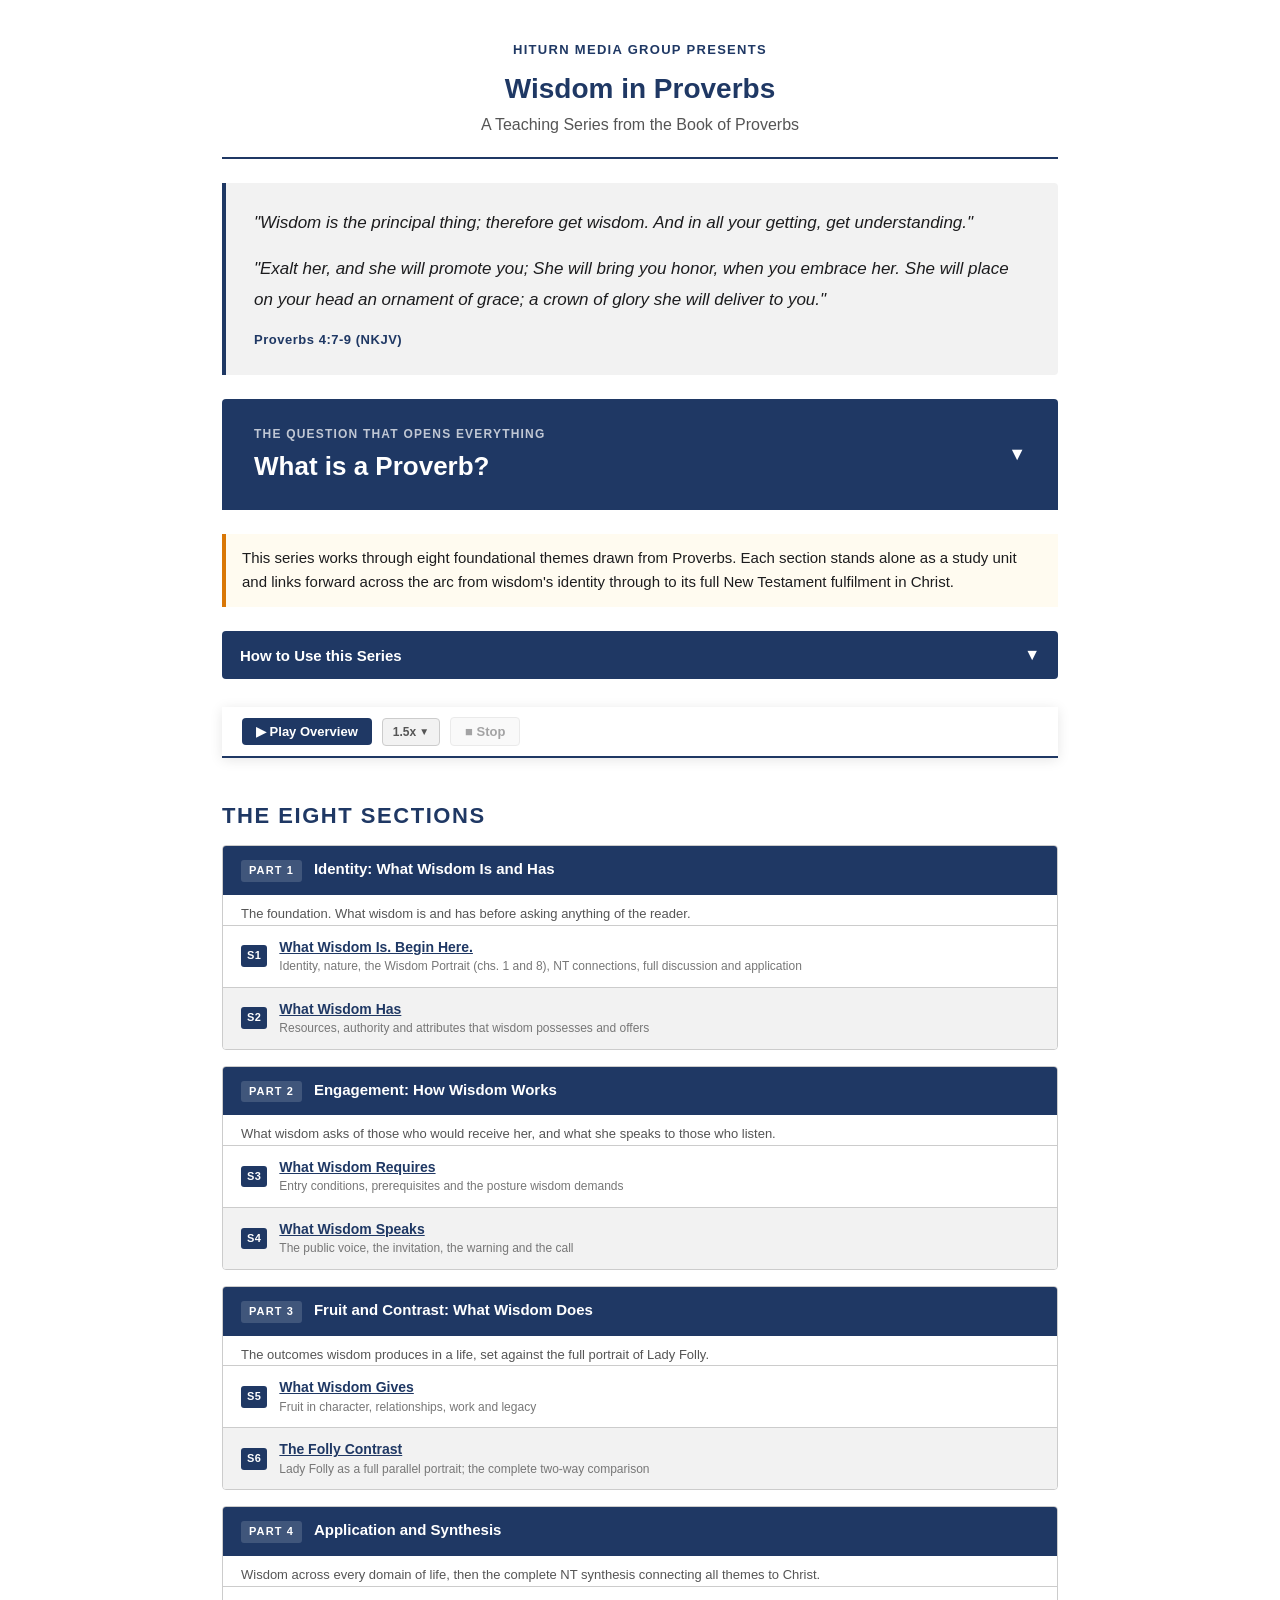
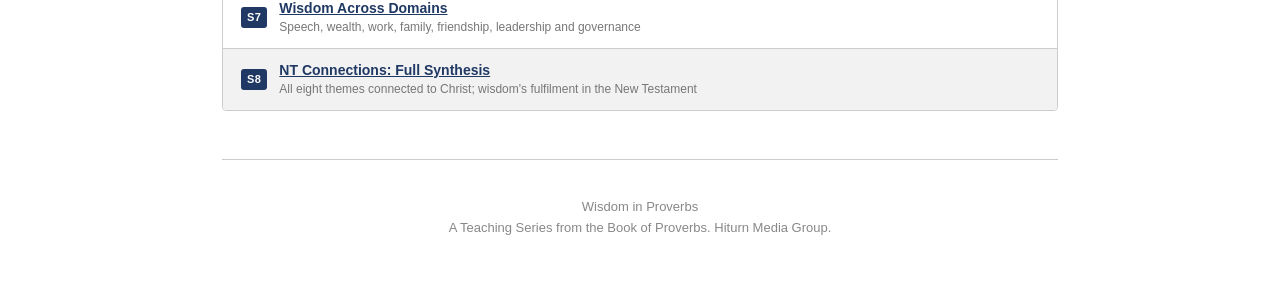
<file: index.html>
<!DOCTYPE html>
<html lang="en">
<head>
<meta charset="UTF-8">
<meta name="viewport" content="width=device-width, initial-scale=1.0">
<link rel="icon" type="image/svg+xml" href="favicon.svg">
<link rel="stylesheet" href="wp-site.css">
<title>Wisdom in Proverbs — A Teaching Series</title>
<style>
  *, *::before, *::after { box-sizing: border-box; }

  /* Mobile-first base */
  body {
    margin: 0;
    padding: 0 16px;
    font-family: Arial, Helvetica, sans-serif;
    font-size: 15px;
    line-height: 1.6;
    font-weight: 400;
    color: #1c1c1e;
    background: #ffffff;
  }
  @media (min-width: 640px) { body { padding: 0 32px; } }
  @media (min-width: 900px) { body { max-width: 900px; margin: 0 auto; } }

  /* Title block */
  .title-block { text-align: center; padding: 40px 0 0; }
  .series-label { font-size: 13px; font-weight: 700; letter-spacing: 0.1em; color: #1F3864; text-transform: uppercase; margin: 0 0 10px; }
  h1 { font-size: 28px; font-weight: 700; color: #1F3864; margin: 0 0 6px; line-height: 1.25; }
  .part-label { font-size: 16px; font-weight: 400; color: #555; margin: 0 0 20px; }
  .title-rule { border: none; border-top: 2px solid #1F3864; margin: 0 auto; width: 100%; }
  h2 { font-size: 22px; font-weight: 700; color: #1F3864; text-transform: uppercase; letter-spacing: 0.07em; margin-top: 40px; margin-bottom: 12px; }
  h4 { font-size: 16px; font-weight: 700; color: #1c1c1e; margin-top: 20px; margin-bottom: 8px; }
  p { margin-bottom: 16px; }
  a { color: #1F3864; text-decoration: underline; }
  a:hover, a:focus { color: #2c54a0; outline: 2px solid #2c54a0; outline-offset: 2px; }

  /* Key verse block */
  .key-verse {
    padding: 20px 20px 20px 24px;
    margin: 24px 0 0;
    background: #f2f2f2;
    border-left: 4px solid #1F3864;
    border-radius: 0 4px 4px 0;
  }
  @media (min-width: 640px) { .key-verse { padding: 24px 28px; } }
  .kv-text {
    font-size: 15px;
    line-height: 1.85;
    font-style: italic;
    color: #1c1c1e;
    margin: 0 0 14px;
    text-align: left;
  }
  @media (min-width: 640px) { .kv-text { font-size: 17px; } }
  .kv-ref {
    font-size: 13px;
    font-weight: 700;
    color: #1F3864;
    letter-spacing: 0.04em;
    margin: 0;
  }

  /* Proverb feature block */
  .proverb-feature { margin: 0; }
  .pf-question-block {
    background: #1F3864;
    color: #ffffff;
    border-radius: 4px 4px 0 0;
    padding: 24px 20px;
    text-align: center;
  }
  @media (min-width: 640px) { .pf-question-block { padding: 28px 32px; } }
  .pf-label { font-size: 12px; font-weight: 700; letter-spacing: 0.1em; text-transform: uppercase; opacity: 0.72; margin-bottom: 10px; }
  .pf-question { font-size: 24px; font-weight: 700; margin: 0; line-height: 1.2; }
  @media (min-width: 640px) { .pf-question { font-size: 26px; } }
  .pf-definition {
    border: 1px solid #cccccc;
    border-top: none;
    border-radius: 0 0 4px 4px;
    padding: 18px 20px;
    background: #f7f9fc;
    margin-bottom: 0;
  }
  @media (min-width: 640px) { .pf-definition { padding: 20px 24px; } }
  .pf-definition p { font-size: 15px; line-height: 1.75; color: #1c1c1e; font-style: italic; margin: 0 0 10px; }
  .pf-definition cite { font-size: 13px; color: #1F3864; font-weight: 700; font-style: normal; }

  /* Bridge note */
  .bridge-note { border-left: 4px solid #d97706; background: #fffbf0; padding: 12px 16px; margin: 24px 0; }
  .bridge-note p { margin: 0; font-size: 15px; line-height: 1.65; }

  /* Accordion */
  .accordion-btn {
    display: flex;
    align-items: center;
    justify-content: space-between;
    width: 100%;
    background: #1F3864;
    color: #ffffff;
    border: none;
    padding: 14px 18px;
    font-size: 15px;
    font-weight: 700;
    font-family: Arial, Helvetica, sans-serif;
    cursor: pointer;
    border-radius: 4px;
    text-align: left;
    margin-top: 8px;
    transition: background 0.15s;
    min-height: 48px;
  }
  .accordion-btn:hover { background: #2c54a0; }
  .accordion-btn:focus { outline: 2px solid #2c54a0; outline-offset: 2px; }
  .accordion-icon { font-size: 16px; transition: transform 0.25s ease; flex-shrink: 0; margin-left: 12px; }
  .accordion-btn[aria-expanded="true"] .accordion-icon { transform: rotate(180deg); }
  .accordion-body {
    display: none;
    border: 1px solid #cccccc;
    border-top: none;
    border-radius: 0 0 4px 4px;
    padding: 18px 16px 16px;
    background: #f2f2f2;
    margin-bottom: 28px;
  }
  @media (min-width: 640px) { .accordion-body { padding: 20px 20px 16px; } }
  .accordion-body.open { display: block; }
  .accordion-body p { font-size: 14px; margin-bottom: 14px; }
  .accordion-body ul { margin: 6px 0 16px; padding-left: 20px; }
  .accordion-body ul li { margin-bottom: 8px; font-size: 14px; line-height: 1.55; }

  /* Scripture block inside accordion */
  .scripture-block-acc {
    background: #ffffff;
    border-left: 3px solid #1F3864;
    padding: 14px 16px;
    margin: 0 0 16px;
    border-radius: 0 4px 4px 0;
  }
  .sba-text {
    font-size: 14px;
    line-height: 1.85;
    font-style: italic;
    color: #1c1c1e;
    margin: 0 0 8px;
  }
  .sba-ref {
    font-size: 12px;
    font-weight: 700;
    color: #1F3864;
    margin: 0;
    font-style: normal;
  }

  /* Inner callout */
  .acc-inner-callout { border-left: 4px solid #1F3864; background: #ffffff; padding: 10px 14px; margin: 14px 0; }
  .acc-inner-callout-label { font-size: 11px; font-weight: 700; letter-spacing: 0.08em; text-transform: uppercase; color: #1F3864; margin-bottom: 4px; }
  .acc-inner-callout p { margin: 0; font-size: 13px; }

  /* Attribution */
  .attribution-note { font-size: 13px; color: #555; border-top: 1px solid #cccccc; padding-top: 12px; margin-top: 12px; font-style: italic; }
  .who-not { font-size: 14px; margin-bottom: 0; }

  /* Group cards */
  .group-card { border: 1px solid #cccccc; border-radius: 4px; margin-bottom: 16px; overflow: hidden; }
  .group-header { background: #1F3864; color: #ffffff; padding: 12px 16px; display: flex; align-items: baseline; gap: 10px; flex-wrap: wrap; }
  @media (min-width: 640px) { .group-header { padding: 13px 18px; gap: 12px; } }
  .group-tag { font-size: 11px; font-weight: 700; letter-spacing: 0.1em; text-transform: uppercase; background: rgba(255,255,255,0.15); padding: 2px 8px; border-radius: 3px; white-space: nowrap; flex-shrink: 0; }
  .group-title-text { font-size: 15px; font-weight: 700; line-height: 1.3; }
  .group-descriptor { font-size: 13px; color: #555; padding: 9px 16px 0; margin: 0; }
  @media (min-width: 640px) { .group-descriptor { padding: 9px 18px 0; } }

  /* Section list */
  .section-list { list-style: none; margin: 0; padding: 0; }
  .section-item {
    display: flex;
    align-items: center;
    gap: 10px;
    padding: 11px 16px;
    border-top: 1px solid #cccccc;
    transition: background 0.15s;
    min-height: 48px;
  }
  @media (min-width: 640px) { .section-item { gap: 12px; padding: 12px 18px; } }
  .section-item:nth-child(odd)  { background: #ffffff; }
  .section-item:nth-child(even) { background: #f2f2f2; }
  .section-item:hover { background: #e8eef8; }
  .section-num { font-size: 11px; font-weight: 700; color: #ffffff; background: #1F3864; border-radius: 3px; padding: 2px 6px; flex-shrink: 0; letter-spacing: 0.04em; }
  .section-item-body { flex: 1; min-width: 0; }
  .section-link { color: #1F3864; font-weight: 700; text-decoration: underline; font-size: 14px; display: block; line-height: 1.3; }
  .section-link:hover, .section-link:focus { color: #2c54a0; }
  .section-plain { color: #999; font-weight: 700; font-size: 14px; display: block; line-height: 1.3; }
  .section-desc { font-size: 12px; color: #777; display: block; margin-top: 2px; line-height: 1.4; }
  .status-badge { font-size: 11px; font-weight: 700; padding: 3px 8px; border-radius: 3px; letter-spacing: 0.04em; white-space: nowrap; flex-shrink: 0; }
  .status-available { background: #d9ead3; color: #276221; }
  .status-coming { background: #f2f2f2; color: #999; border: 1px solid #dddddd; }

  /* Footer */
  .page-footer { font-size: 13px; color: #888; text-align: center; border-top: 1px solid #cccccc; padding: 24px 0 40px; margin-top: 48px; }

  /* Print */
  @media print {
    .accordion-body { display: block !important; }
    .accordion-btn, .pf-question-block, .group-header { -webkit-print-color-adjust: exact; print-color-adjust: exact; }
    .key-verse { -webkit-print-color-adjust: exact; print-color-adjust: exact; }
  }
    #pf-toggle[aria-expanded="true"] #pf-chevron { transform: rotate(180deg); }


</style>
</head>
<body data-wp-page="index">

<!-- TITLE BLOCK -->
<div class="title-block">
  <p class="series-label">Hiturn Media Group Presents</p>
  <h1>Wisdom in Proverbs</h1>
  <p class="part-label">A Teaching Series from the Book of Proverbs</p>
</div>
<hr class="title-rule">

<!-- KEY VERSE BLOCK -->
<div class="key-verse">
  <p class="kv-text">"Wisdom is the principal thing; therefore get wisdom. And in all your getting, get understanding."</p>
  <p class="kv-text">"Exalt her, and she will promote you; She will bring you honor, when you embrace her. She will place on your head an ornament of grace; a crown of glory she will deliver to you."</p>
  <p class="kv-ref">Proverbs 4:7-9 (NKJV)</p>
</div>

<!-- WHAT IS A PROVERB -->
<div class="proverb-feature" style="margin-top:24px;">
  <button class="pf-question-block" id="pf-toggle" aria-expanded="false" aria-controls="pf-body" style="width:100%;text-align:left;cursor:pointer;border:none;font-family:Arial,Helvetica,sans-serif;border-radius:4px 4px 0 0;">
    <div style="display:flex;justify-content:space-between;align-items:center;">
      <div>
        <div class="pf-label">The Question That Opens Everything</div>
        <p class="pf-question" style="margin:0;">What is a Proverb?</p>
      </div>
      <span id="pf-chevron" style="font-size:18px;color:#ffffff;padding-left:12px;flex-shrink:0;transition:transform 0.25s ease;display:inline-block;">▼</span>
    </div>
  </button>
  <div class="pf-definition" id="pf-body" style="display:none;">
    <p>"A proverb is 'a short pithy saying in frequent and widespread use that expresses a basic truth or practical precept' (American Heritage Dictionary). It is a pithy saying with much more meaning than meets the eye. These proverbs are unchangeable truths that transcend time and culture and should be used by all of us today as benchmarks for conduct and beliefs."</p>
    <cite>Andrew Wommack's Living Commentary</cite>
  </div>
</div>

<!-- BRIDGE NOTE -->
<div class="bridge-note" style="margin-top:24px;">
  <p>This series works through eight foundational themes drawn from Proverbs. Each section stands alone as a study unit and links forward across the arc from wisdom's identity through to its full New Testament fulfilment in Christ.</p>
</div>

<!-- HOW TO USE ACCORDION -->
<button class="accordion-btn" aria-expanded="false" aria-controls="about-body" id="about-btn">
  <span>How to Use this Series</span>
  <span class="accordion-icon" aria-hidden="true">▼</span>
</button>
<div class="accordion-body" id="about-body" role="region" aria-labelledby="about-btn">

  <h4 style="margin-top:0; color:#1F3864;">The Book's Own Statement of Purpose</h4>
  <div class="scripture-block-acc">
    <p class="sba-text">
      <sup>1</sup> The proverbs of Solomon the son of David, king of Israel:<br>
      <sup>2</sup> To know wisdom and instruction,<br>
      to perceive the words of understanding,<br>
      <sup>3</sup> to receive the instruction of wisdom,<br>
      justice, judgment, and equity;<br>
      <sup>4</sup> to give prudence to the simple,<br>
      to the young man knowledge and discretion.
    </p>
    <p class="sba-ref">Proverbs 1:1-4 (NKJV)</p>
  </div>

  <h4 style="color:#1F3864;">About Solomon</h4>
  <p>Solomon wrote not only Proverbs but also Ecclesiastes and the Song of Solomon. First Kings 4:32 tells us he wrote 3,000 proverbs in total, far more than the 800-plus recorded in this book. Proverbs 1-29 represent all the Solomonic proverbs we have in existence today. Proverbs 30-31 were added when Hezekiah's men copied out Solomon's proverbs (Proverbs 25:1), incorporating the words of Agur son of Jakeh and King Lemuel.</p>
  <p>Solomon was the wisest man who ever lived, and it was by divine inspiration that he received this wisdom (1 Kings 3:12; 4:29-34; 2 Chronicles 1:11-12). That divine origin is not a footnote; it is the reason these sayings carry authority that no human collection can replicate.</p>

  <div class="acc-inner-callout">
    <div class="acc-inner-callout-label">Translation</div>
    <p>All scriptures throughout this series are quoted from the New King James Version (NKJV). Each section includes a Scripture Reader with all referenced verses written in full and a Read Aloud feature.</p>
  </div>

  <h4 style="color:#1F3864;">How the Series Arc Works</h4>
  <p>The eight sections build in sequence: from the identity and nature of wisdom (Sections 1 and 2) through how wisdom is engaged and what she says (Sections 3 and 4), to what she produces and her contrast with Folly (Sections 5 and 6), her application across every domain of life (Section 7) and the complete New Testament synthesis showing wisdom's fulfilment in Christ (Section 8). Each section can be studied independently, but the arc rewards reading in sequence.</p>

  <h4 style="color:#1F3864;">What Each Section Contains</h4>
  <ul>
    <li><strong>Opening Question:</strong> Answer before reading anything else. Surfaces what you already think before the text defines it.</li>
    <li><strong>Five Things to Know First:</strong> Doctrinal anchors before engaging the detail.</li>
    <li><strong>Content sections:</strong> Tables with verse snippets, Folly contrasts and teaching notes. Responsive on mobile.</li>
    <li><strong>NT Connections:</strong> How this section's themes reach forward into the New Testament.</li>
    <li><strong>Key Discovery Questions:</strong> Individual preparation. Work through these before the group session.</li>
    <li><strong>Group Discussion Questions:</strong> Open conversation designed for any level of experience.</li>
    <li><strong>Application:</strong> Specific, named ways to live out what the section teaches.</li>
    <li><strong>Scripture Reader:</strong> All referenced verses written in full with verse-by-verse Read Aloud.</li>
  </ul>

  <div class="attribution-note">This series is an original teaching reference developed by Hiturn Media Group. It draws from selected themes in Proverbs and is not a verse-by-verse survey of the book. The proverb definition is drawn from Andrew Wommack's Living Commentary, used here for teaching purposes. All scripture NKJV.</div>

  <hr style="border:none; border-top:1px solid #cccccc; margin:20px 0 16px;">
  <h4 style="margin-top:0; color:#1F3864;">Who this Series is Not For</h4>
  <p class="who-not">This series is not a verse-by-verse commentary and is not designed for those seeking critical engagement with the Hebrew text or the history of biblical scholarship. It is a structured teaching and study resource, pastoral in approach and practical in application. Those seeking scholarly depth should treat each section as a starting point and pursue further study from there.</p>
  <p style="font-size:13px; color:#555; margin-top:14px; margin-bottom:0;">For further details please contact <a href="mailto:david@hiturnmedia.com">david@hiturnmedia.com</a></p>

  <div style="display:flex; justify-content:flex-end; margin-top:18px; padding-top:12px; border-top:1px solid #cccccc;">
    <button id="about-collapse-btn" style="background:#f2f2f2; border:1px solid #cccccc; color:#555; padding:5px 14px; border-radius:4px; font-size:12px; font-weight:700; cursor:pointer; font-family:Arial,Helvetica,sans-serif; min-height:32px;">&#9650; Minimise</button>
  </div>

</div>

<script type="application/json" id="wp-index-meta">{"intro":"Welcome to Wisdom in Proverbs, a teaching series from the Book of Proverbs, produced by Hiturn Media Group. This series works through eight foundational themes drawn from Proverbs. Each section stands alone as a study unit and links forward across the arc from wisdom's identity through to its full New Testament fulfilment in Christ."}</script>
<!-- AUDIO PANEL -->
<div class="wp-audio-panel" role="region" aria-label="Audio controls" style="margin-top:28px;">
  <div class="wp-audio-inner">
    <button class="wp-audio-btn wp-btn-play-main" id="wp-btn-play-main" type="button" aria-label="Play overview">&#9654; Play Overview</button>
    <div class="wp-speed-dropdown">
      <button class="wp-speed-toggle" type="button" id="wp-speed-toggle" aria-expanded="false" aria-haspopup="listbox" aria-controls="wp-speed-menu" aria-label="Playback speed"><span class="wp-speed-value">1.5x</span><span class="wp-speed-chevron" aria-hidden="true">&#9660;</span></button>
      <ul class="wp-speed-menu" id="wp-speed-menu" role="listbox" hidden>
        <li role="presentation"><button type="button" class="wp-speed-option" role="option" data-rate="1" aria-selected="false">1.0x</button></li>
        <li role="presentation"><button type="button" class="wp-speed-option" role="option" data-rate="1.25" aria-selected="false">1.25x</button></li>
        <li role="presentation"><button type="button" class="wp-speed-option active" role="option" data-rate="1.5" aria-selected="true">1.5x</button></li>
        <li role="presentation"><button type="button" class="wp-speed-option" role="option" data-rate="1.75" aria-selected="false">1.75x</button></li>
        <li role="presentation"><button type="button" class="wp-speed-option" role="option" data-rate="2" aria-selected="false">2.0x</button></li>
      </ul>
    </div>
    <button class="wp-audio-btn wp-btn-stop" id="wp-btn-stop" type="button" aria-label="Stop playback" disabled>&#9632; Stop</button>
    <span class="wp-audio-progress" id="wp-audio-progress" aria-live="polite"></span>
  </div>
</div>

<!-- THE EIGHT SECTIONS -->
<h2>The Eight Sections</h2>

<!-- PART 1 -->
<div class="group-card">
  <div class="group-header">
    <span class="group-tag">Part 1</span>
    <span class="group-title-text">Identity: What Wisdom Is and Has</span>
  </div>
  <p class="group-descriptor">The foundation. What wisdom is and has before asking anything of the reader.</p>
  <ul class="section-list">
    <li class="section-item">
      <span class="section-num">S1</span>
      <div class="section-item-body">
        <a class="section-link" href="wisdom-proverbs-s1-what-wisdom-is.html">What Wisdom Is. Begin Here.</a>
        <span class="section-desc">Identity, nature, the Wisdom Portrait (chs. 1 and 8), NT connections, full discussion and application</span>
      </div>
    </li>
    <li class="section-item">
      <span class="section-num">S2</span>
      <div class="section-item-body">
        <a class="section-link" href="wisdom-proverbs-s2-what-wisdom-has.html">What Wisdom Has</a>
        <span class="section-desc">Resources, authority and attributes that wisdom possesses and offers</span>
      </div>
    </li>
  </ul>
</div>

<!-- PART 2 -->
<div class="group-card">
  <div class="group-header">
    <span class="group-tag">Part 2</span>
    <span class="group-title-text">Engagement: How Wisdom Works</span>
  </div>
  <p class="group-descriptor">What wisdom asks of those who would receive her, and what she speaks to those who listen.</p>
  <ul class="section-list">
    <li class="section-item">
      <span class="section-num">S3</span>
      <div class="section-item-body">
        <a class="section-link" href="wisdom-proverbs-s3-what-wisdom-requires.html">What Wisdom Requires</a>
        <span class="section-desc">Entry conditions, prerequisites and the posture wisdom demands</span>
      </div>
    </li>
    <li class="section-item">
      <span class="section-num">S4</span>
      <div class="section-item-body">
        <a class="section-link" href="wisdom-proverbs-s4-what-wisdom-speaks.html">What Wisdom Speaks</a>
        <span class="section-desc">The public voice, the invitation, the warning and the call</span>
      </div>
    </li>
  </ul>
</div>

<!-- PART 3 -->
<div class="group-card">
  <div class="group-header">
    <span class="group-tag">Part 3</span>
    <span class="group-title-text">Fruit and Contrast: What Wisdom Does</span>
  </div>
  <p class="group-descriptor">The outcomes wisdom produces in a life, set against the full portrait of Lady Folly.</p>
  <ul class="section-list">
    <li class="section-item">
      <span class="section-num">S5</span>
      <div class="section-item-body">
        <a class="section-link" href="wisdom-proverbs-s5-what-wisdom-gives.html">What Wisdom Gives</a>
        <span class="section-desc">Fruit in character, relationships, work and legacy</span>
      </div>
    </li>
    <li class="section-item">
      <span class="section-num">S6</span>
      <div class="section-item-body">
        <a class="section-link" href="wisdom-proverbs-s6-folly-contrast.html">The Folly Contrast</a>
        <span class="section-desc">Lady Folly as a full parallel portrait; the complete two-way comparison</span>
      </div>
    </li>
  </ul>
</div>

<!-- PART 4 -->
<div class="group-card">
  <div class="group-header">
    <span class="group-tag">Part 4</span>
    <span class="group-title-text">Application and Synthesis</span>
  </div>
  <p class="group-descriptor">Wisdom across every domain of life, then the complete NT synthesis connecting all themes to Christ.</p>
  <ul class="section-list">
    <li class="section-item">
      <span class="section-num">S7</span>
      <div class="section-item-body">
        <a class="section-link" href="wisdom-proverbs-s7-across-domains.html">Wisdom Across Domains</a>
        <span class="section-desc">Speech, wealth, work, family, friendship, leadership and governance</span>
      </div>
    </li>
    <li class="section-item">
      <span class="section-num">S8</span>
      <div class="section-item-body">
        <a class="section-link" href="wisdom-proverbs-s8-nt-connections.html">NT Connections: Full Synthesis</a>
        <span class="section-desc">All eight themes connected to Christ; wisdom's fulfilment in the New Testament</span>
      </div>
    </li>
  </ul>
</div>

<!-- FOOTER -->
<div class="page-footer">
  <p>Wisdom in Proverbs<br>A Teaching Series from the Book of Proverbs. Hiturn Media Group.</p>
</div>

<script src="wp-site.js"></script>
<script src="wp-lesson-page.js"></script>
</body>    
</file>
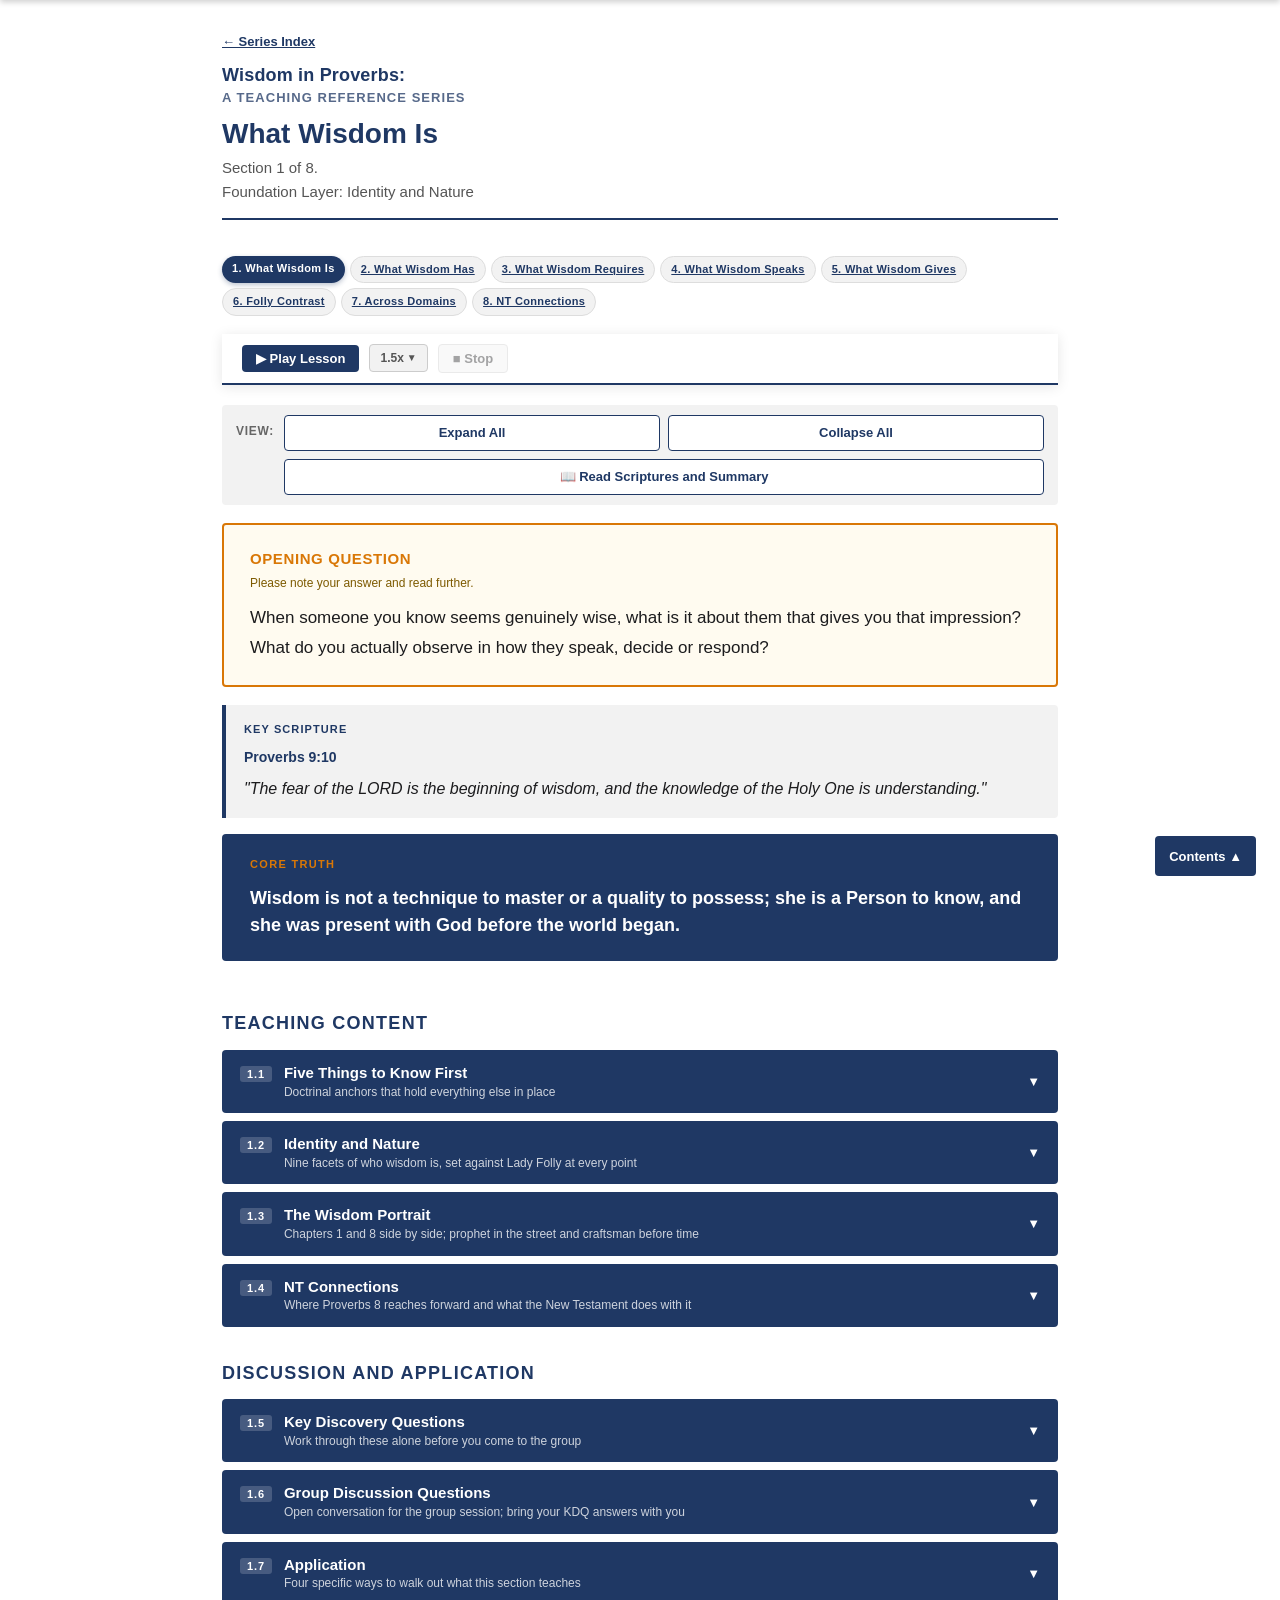
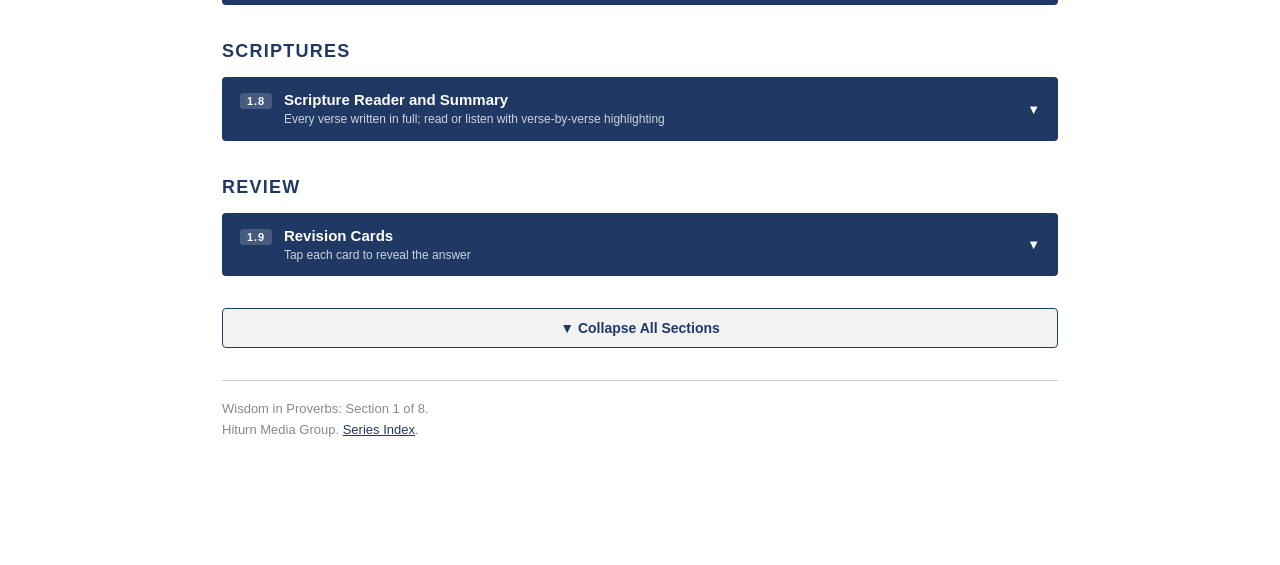
<file: wisdom-proverbs-s1-what-wisdom-is.html>
<!DOCTYPE html>
<html lang="en">
<head>
<meta charset="UTF-8">
<meta name="viewport" content="width=device-width, initial-scale=1.0">
<link rel="icon" type="image/svg+xml" href="favicon.svg">
<link rel="stylesheet" href="wp-site.css">
<title>Wisdom in Proverbs: Section 1 — What Wisdom Is</title>
<style>
  *, *::before, *::after { box-sizing: border-box; }
  body { margin: 0; padding: 0 16px; font-family: Arial, Helvetica, sans-serif; font-size: 15px; line-height: 1.6; font-weight: 400; color: #1c1c1e; background: #ffffff; }
  @media (min-width: 640px) { body { padding: 0 32px; } }
  @media (min-width: 900px) { body { max-width: 900px; margin: 0 auto; } }

  /* ── STICKY BAR ── */
  .sticky-bar { position: fixed; top: 0; left: 0; right: 0; background: #1F3864; color: #ffffff; z-index: 950; box-shadow: 0 2px 6px rgba(0,0,0,0.2); transform: translateY(-100%); transition: transform 0.25s ease; }
  .sticky-bar.visible { transform: translateY(0); }
  .sticky-inner { max-width: 900px; margin: 0 auto; padding: 10px 16px; display: flex; align-items: baseline; justify-content: space-between; gap: 12px; }
  @media (min-width: 640px) { .sticky-inner { padding: 10px 32px; } }
  .sticky-title { font-size: 15px; font-weight: 700; }
  .sticky-meta  { font-size: 12px; opacity: 0.7; white-space: nowrap; }

  /* ── TITLE BLOCK ── */
  .title-block { padding: 32px 0 16px; }
  .back-link { font-size: 13px; margin-bottom: 12px; }
  .back-link a { color: #1F3864; text-decoration: underline; font-weight: 700; }
  .back-link a:hover { color: #2c54a0; }
  .doc-label { margin-bottom: 8px; }
  .dl-main { display: block; font-size: 18px; font-weight: 700; color: #1F3864; letter-spacing: 0.01em; line-height: 1.2; }
  .dl-sub  { display: block; font-size: 13px; font-weight: 700; color: #1F3864; letter-spacing: 0.08em; text-transform: uppercase; opacity: 0.75; margin-top: 2px; }
  @media (max-width: 639px) { .dl-main { font-size: 28px; } }
  h1 { font-size: 26px; font-weight: 700; color: #1F3864; margin: 6px 0 5px; line-height: 1.2; }
  @media (min-width: 640px) { h1 { font-size: 28px; } }
  .subtitle { font-size: 15px; color: #555; margin: 0 0 14px; }
  .title-rule { border: none; border-top: 2px solid #1F3864; margin: 0 0 20px; }
  p { margin-bottom: 16px; }
  a { color: #1F3864; text-decoration: underline; }
  a:hover, a:focus { color: #2c54a0; outline: 2px solid #2c54a0; outline-offset: 2px; }

  /* ── ARC BAR ── */
  .arc-bar { display: flex; gap: 5px; margin: 0 0 18px; flex-wrap: wrap; }
  .arc-step { font-size: 11px; font-weight: 700; padding: 4px 10px; border-radius: 20px; letter-spacing: 0.03em; text-align: left; }
  .arc-step.active  { background: #1F3864; color: #ffffff; box-shadow: 0 2px 5px rgba(31,56,100,0.3); }
  .arc-step.inactive { background: #f2f2f2; color: #aaa; border: 1px solid #dddddd; cursor: not-allowed; }
  @media (max-width: 639px) {
    .arc-bar { display: grid; grid-template-columns: 1fr 1fr; grid-template-rows: repeat(4, auto); grid-auto-flow: column; gap: 7px; }
    .arc-step { font-size: 12px; text-align: left; padding: 10px 10px; min-height: 44px; border-radius: 6px; display: flex; align-items: center; justify-content: flex-start; }
    .arc-step.active  { background: #1F3864; color: #ffffff; border: 1.5px solid #1F3864; box-shadow: 0 4px 12px rgba(31,56,100,0.45), 0 2px 4px rgba(31,56,100,0.25); }
    .arc-step.inactive { background: #ffffff; color: #555; border: 1.5px solid #cccccc; box-shadow: 0 3px 8px rgba(0,0,0,0.15), 0 1px 3px rgba(0,0,0,0.08); }
  .arc-step.inactive a { display: flex; align-items: center; width: 100%; min-height: 44px; color: inherit; text-decoration: none; }
  }

  /* ── UTILITY BAR ── */
  .util-bar { padding: 10px 14px; background: #f2f2f2; border-radius: 4px; margin: 0 0 18px; }
  .util-inner { display: flex; gap: 10px; align-items: flex-start; }
  .util-label { font-size: 12px; font-weight: 700; color: #666; letter-spacing: 0.06em; text-transform: uppercase; white-space: nowrap; padding-top: 7px; flex-shrink: 0; }
  .util-buttons { display: flex; flex-direction: column; gap: 8px; flex: 1; }
  .util-row-1 { display: flex; gap: 8px; }
  .util-row-1 .util-btn { flex: 1; }
  .util-row-2 { display: flex; flex-direction: column; gap: 8px; }
  .util-row-2 .util-btn { width: 100%; }
  .util-btn { background: #ffffff; color: #1F3864; border: 1px solid #1F3864; padding: 6px 12px; border-radius: 4px; font-family: Arial, Helvetica, sans-serif; font-size: 13px; font-weight: 700; cursor: pointer; transition: background 0.15s, color 0.15s; min-height: 36px; }
  .util-btn:hover { background: #1F3864; color: #ffffff; }
  .util-btn:focus { outline: 2px solid #2c54a0; outline-offset: 2px; }
  .util-btn.scripture-active { background: #d97706; color: #ffffff; border-color: #d97706; }

  /* ── OPENING QUESTION ── */
  .opening-question { border: 2px solid #d97706; border-radius: 4px; padding: 20px; margin: 0 0 18px; background: #fffbf0; }
  @media (min-width: 640px) { .opening-question { padding: 22px 26px; } }
  .oq-label { margin-bottom: 10px; }
  .oq-label-primary { display: block; font-size: 15px; font-weight: 700; color: #d97706; letter-spacing: 0.04em; text-transform: uppercase; }
  .oq-label-secondary { display: block; font-size: 12px; color: #7d5a00; margin-top: 3px; }
  .oq-text { font-size: 16px; line-height: 1.75; color: #1c1c1e; margin: 0; font-weight: 500; }
  @media (min-width: 640px) { .oq-text { font-size: 17px; } }

  /* ── KEY SCRIPTURE ── */
  .key-scripture { border-left: 4px solid #1F3864; background: #f2f2f2; padding: 16px 18px; margin: 0 0 16px; border-radius: 0 4px 4px 0; }
  .ks-label { font-size: 11px; font-weight: 700; letter-spacing: 0.1em; text-transform: uppercase; color: #1F3864; margin-bottom: 8px; }
  .ks-ref   { font-size: 14px; font-weight: 700; color: #1F3864; margin-bottom: 6px; }
  .ks-text  { font-size: 16px; font-style: italic; line-height: 1.7; color: #1c1c1e; margin: 0; }

  /* ── CORE TRUTH ── */
  .core-truth-box { background: #1F3864; border-radius: 4px; padding: 20px 22px; margin: 0 0 24px; text-align: left; }
  @media (min-width: 640px) { .core-truth-box { padding: 22px 28px; } }
  .core-truth-label     { font-size: 11px; font-weight: 700; letter-spacing: 0.12em; text-transform: uppercase; color: #d97706; margin: 0 0 12px; }
  .core-truth-statement { font-size: 16px; font-weight: 700; color: #ffffff; line-height: 1.5; margin: 0; }
  @media (min-width: 640px) { .core-truth-statement { font-size: 18px; } }

  /* ── GROUP DIVIDERS ── */
  .group-divider { padding: 24px 0 6px; margin: 0 0 6px; }
  .group-divider-label { display: block; font-size: 18px; font-weight: 700; color: #1F3864; letter-spacing: 0.07em; text-transform: uppercase; }

  /* ── ACCORDION ── */
  .acc-unit { margin-bottom: 8px; }
  .acc-btn { display: flex; align-items: center; gap: 10px; width: 100%; background: #1F3864; color: #ffffff; border: none; padding: 12px 16px; font-family: Arial, Helvetica, sans-serif; cursor: pointer; border-radius: 4px; text-align: left; transition: background 0.15s; min-height: 52px; }
  @media (min-width: 640px) { .acc-btn { padding: 13px 18px; gap: 12px; } }
  .acc-btn:hover { background: #2c54a0; }
  .acc-btn:focus { outline: 2px solid #2c54a0; outline-offset: 2px; }
  .acc-pill { font-size: 11px; font-weight: 700; letter-spacing: 0.08em; background: rgba(255,255,255,0.18); padding: 2px 7px; border-radius: 3px; white-space: nowrap; flex-shrink: 0; text-transform: uppercase; align-self: flex-start; margin-top: 3px; }
  .acc-title-block { flex: 1; display: flex; flex-direction: column; gap: 2px; }
  .acc-title { font-size: 14px; font-weight: 700; line-height: 1.3; }
  @media (min-width: 640px) { .acc-title { font-size: 15px; } }
  .acc-subtitle { font-size: 12px; font-weight: 400; opacity: 0.78; line-height: 1.3; }
  .acc-chevron { font-size: 13px; transition: transform 0.25s ease; flex-shrink: 0; margin-left: 4px; align-self: center; }
  .acc-btn[aria-expanded="true"] .acc-chevron { transform: rotate(180deg); }
  .acc-body { display: none; border: 1px solid #cccccc; border-top: none; border-radius: 0 0 4px 4px; padding: 18px 16px 16px; background: #ffffff; margin-bottom: 2px; }
  @media (min-width: 640px) { .acc-body { padding: 22px 20px 18px; } }
  .acc-body.open { display: block; }

  /* ── MINIMISE BUTTON ── */
  .acc-body-footer { display: flex; justify-content: flex-end; margin-top: 16px; padding-top: 12px; border-top: 1px solid #eeeeee; }
  .acc-collapse-btn { background: #f2f2f2; border: 1px solid #cccccc; color: #555; padding: 5px 12px; border-radius: 4px; font-size: 12px; font-weight: 700; cursor: pointer; font-family: Arial, Helvetica, sans-serif; display: flex; align-items: center; gap: 6px; min-height: 32px; }
  .acc-collapse-btn:hover { background: #e0e0e0; }
  .acc-collapse-btn:focus { outline: 2px solid #2c54a0; outline-offset: 2px; }

  /* ── CRIB PANEL — callout-depth style ── */
  .crib-inner { border-left: 4px solid #1F3864; background: #f0f4fb; border-radius: 0 4px 4px 0; padding: 14px 16px; }
  @media (min-width: 640px) { .crib-inner { padding: 16px 18px; } }
  .crib-inner h3 { font-size: 11px; font-weight: 700; letter-spacing: 0.09em; text-transform: uppercase; color: #1F3864; border-bottom: none; padding-bottom: 0; margin-top: 0; margin-bottom: 12px; }
  .crib-inner ol { margin: 0; padding-left: 20px; }
  .crib-inner li { margin-bottom: 12px; line-height: 1.65; font-size: 14px; color: #1c1c1e; }
  @media (min-width: 640px) { .crib-inner li { font-size: 15px; } }
  .crib-ref { font-size: 12px; color: #1F3864; opacity: 0.65; margin-left: 4px; }

  /* ── TABLES ── */
  .table-wrap { overflow-x: auto; margin-bottom: 20px; -webkit-overflow-scrolling: touch; }
  table { width: 100%; border-collapse: collapse; font-size: 14px; }
  thead tr { background: #1F3864; color: #ffffff; }
  thead th { padding: 10px 12px; font-size: 13px; font-weight: 700; letter-spacing: 0.04em; text-align: left; border: 1px solid #cccccc; }
  @media (min-width: 640px) { thead th { padding: 10px 14px; font-size: 14px; } }
  tbody tr:nth-child(odd)  { background: #ffffff; }
  tbody tr:nth-child(even) { background: #f2f2f2; }
  tbody td { padding: 9px 12px; border: 1px solid #cccccc; vertical-align: top; font-size: 13px; }
  @media (min-width: 640px) { tbody td { padding: 10px 14px; font-size: 14px; } }
  td.label-cell { background: #f2f2f2; font-weight: 700; }
  td.verse-cell { background: #f0f4fb !important; border-left: 3px solid #1F3864; }
  .verse-snippet { font-style: italic; color: #1c1c1e; font-weight: 500; }
  td.folly-cell { color: #7d3a00; }
  td.note-cell  { color: #444; }

  @media (max-width: 639px) {
    .resp-table thead { display: none; }
    .resp-table tbody tr { display: block; border: 1px solid #cccccc; border-radius: 4px; margin-bottom: 14px; overflow: hidden; }
    .resp-table tbody td { display: block; border: none; border-bottom: 1px solid #eeeeee; padding: 8px 14px; background: #ffffff !important; font-size: 14px; }
    .resp-table tbody td:last-child { border-bottom: none; }
    .resp-table tbody td::before { content: attr(data-label); display: block; font-size: 10px; font-weight: 700; text-transform: uppercase; letter-spacing: 0.08em; color: #888; margin-bottom: 3px; }
    .resp-table tbody td.label-cell { background: #dce8f5 !important; color: #1F3864; font-size: 14px; font-weight: 700; padding: 10px 14px; border-left: 4px solid #1F3864; }
    .resp-table tbody td.label-cell::before { display: none; }
    .resp-table tbody td.verse-cell { background: #f0f4fb !important; border-left: 3px solid #1F3864; }
    .resp-table tbody td.folly-cell { background: #f5f5f5 !important; color: #7d3a00; }
  }

  /* ── CALLOUT BOXES ── */
  .callout { padding: 12px 14px; margin: 16px 0; }
  @media (min-width: 640px) { .callout { padding: 12px 16px; } }
  .callout-note    { border-left: 4px solid #d97706; background: #fffbf0; }
  .callout-depth   { border-left: 4px solid #1F3864; background: #f0f4fb; }
  .callout-caution { border-left: 4px solid #8b0000; background: #fdf0f0; }
  .callout-label { font-size: 11px; font-weight: 700; letter-spacing: 0.09em; text-transform: uppercase; margin-bottom: 5px; }
  .callout-note    .callout-label { color: #7d5a00; }
  .callout-depth   .callout-label { color: #1F3864; }
  .callout-caution .callout-label { color: #8b0000; }
  .callout p { margin: 0; font-size: 14px; line-height: 1.6; }

  /* ── WISDOM SUMMARY ── */
  .wisdom-summary { border: 1px solid #d97706; border-top: 3px solid #d97706; border-radius: 4px; padding: 16px 18px; margin: 20px 0; background: #ffffff; }
  @media (min-width: 640px) { .wisdom-summary { padding: 18px 20px; } }
  .wisdom-summary-heading { font-size: 13px; font-weight: 700; color: #d97706; letter-spacing: 0.07em; text-transform: uppercase; margin: 0 0 12px; }
  .wisdom-summary ol { margin: 0; padding-left: 20px; }
  .wisdom-summary li { font-size: 14px; line-height: 1.65; margin-bottom: 8px; color: #1c1c1e; }
  .wisdom-summary li:last-child { margin-bottom: 0; }

  /* ── KDQ ── */
  .kdq-block { border: 2px solid #1F3864; border-radius: 4px; overflow: hidden; margin: 6px 0; }
  .kdq-header { background: #1F3864; color: #ffffff; padding: 12px 16px; }
  @media (min-width: 640px) { .kdq-header { padding: 12px 20px; } }
  .kdq-header-title { font-size: 13px; font-weight: 700; letter-spacing: 0.05em; text-transform: uppercase; margin: 0; }
  @media (min-width: 640px) { .kdq-header-title { font-size: 14px; } }
  .kdq-header-sub { font-size: 12px; opacity: 0.78; margin: 3px 0 0; }
  .kdq-questions { padding: 6px 16px 14px; }
  @media (min-width: 640px) { .kdq-questions { padding: 8px 20px 16px; } }
  .kdq-question { display: flex; gap: 12px; align-items: flex-start; padding: 12px 0; border-bottom: 1px solid #eeeeee; }
  @media (min-width: 640px) { .kdq-question { gap: 14px; padding: 14px 0; } }
  .kdq-question:last-child { border-bottom: none; }
  .kdq-num { background: #1F3864; color: #ffffff; border-radius: 50%; width: 26px; height: 26px; min-width: 26px; display: flex; align-items: center; justify-content: center; font-size: 12px; font-weight: 700; flex-shrink: 0; margin-top: 2px; }
  @media (min-width: 640px) { .kdq-num { width: 28px; height: 28px; min-width: 28px; font-size: 13px; margin-top: 1px; } }
  .kdq-body { flex: 1; display: flex; flex-direction: column; gap: 8px; }
  .kdq-text { font-size: 14px; line-height: 1.65; }
  @media (min-width: 640px) { .kdq-text { font-size: 15px; } }

  /* ── FILLABLE ANSWERS ── */
  .fillable { min-height: 56px; outline: none; background: #fffbf0; border-radius: 3px; border: 1px solid #e0d0b0; padding: 6px 8px; font-family: Arial, Helvetica, sans-serif; font-size: 14px; line-height: 1.5; color: #1c1c1e; display: block; width: 100%; transition: background 0.15s; }
  .fillable:focus { background: #fff8e1; outline: 2px solid #d97706; outline-offset: 0; }
  .fillable:empty::before { content: attr(data-placeholder); color: #bbb; pointer-events: none; font-style: italic; }
  .answers-toolbar { display: flex; gap: 10px; flex-wrap: wrap; align-items: center; margin: 16px 16px 4px; padding-bottom: 4px; }
  @media (min-width: 640px) { .answers-toolbar { margin: 16px 20px 4px; } }
  .answers-toolbar button { background: #1F3864; color: #ffffff; border: none; border-radius: 4px; padding: 7px 14px; font-size: 13px; font-weight: 700; font-family: Arial, Helvetica, sans-serif; cursor: pointer; min-height: 34px; }
  .answers-toolbar button:hover { background: #2c54a0; }
  .answers-toolbar button:focus { outline: 2px solid #2c54a0; outline-offset: 2px; }
  .answers-toolbar .clear-btn { background: #ffffff; color: #8b0000; border: 1px solid #8b0000; }
  .answers-toolbar .clear-btn:hover { background: #fce8e8; }
  .answers-note { font-size: 12px; color: #777; margin: 4px 16px 0; }
  @media (min-width: 640px) { .answers-note { margin: 4px 20px 0; } }

  /* ── GDQ ── */
  .gdq-block { border: 2px solid #0d7377; border-radius: 4px; overflow: hidden; margin: 6px 0; }
  .gdq-header { background: #0d7377; color: #ffffff; padding: 12px 16px; }
  @media (min-width: 640px) { .gdq-header { padding: 12px 20px; } }
  .gdq-header-title { font-size: 13px; font-weight: 700; letter-spacing: 0.05em; text-transform: uppercase; margin: 0; }
  @media (min-width: 640px) { .gdq-header-title { font-size: 14px; } }
  .gdq-header-sub { font-size: 12px; opacity: 0.85; margin: 3px 0 0; }
  .gdq-questions { padding: 6px 16px 14px; }
  @media (min-width: 640px) { .gdq-questions { padding: 8px 20px 16px; } }
  .gdq-question { display: flex; gap: 12px; align-items: flex-start; padding: 12px 0; border-bottom: 1px solid #e0f0f0; }
  @media (min-width: 640px) { .gdq-question { gap: 14px; padding: 14px 0; } }
  .gdq-question:last-child { border-bottom: none; }
  .gdq-num { background: #0d7377; color: #ffffff; border-radius: 50%; width: 26px; height: 26px; min-width: 26px; display: flex; align-items: center; justify-content: center; font-size: 12px; font-weight: 700; flex-shrink: 0; margin-top: 2px; }
  @media (min-width: 640px) { .gdq-num { width: 28px; height: 28px; min-width: 28px; font-size: 13px; margin-top: 1px; } }
  .gdq-text { font-size: 14px; line-height: 1.65; }
  @media (min-width: 640px) { .gdq-text { font-size: 15px; } }

  /* ── APPLICATION ── */
  .app-intro { font-size: 14px; color: #555; margin: 0 0 14px; font-style: italic; }
  .app-item { display: flex; gap: 14px; align-items: flex-start; padding: 14px 0; border-bottom: 1px solid #eeeeee; }
  @media (min-width: 640px) { .app-item { gap: 16px; padding: 16px 0; } }
  .app-item:last-child { border-bottom: none; }
  .app-num { background: #1F3864; color: #ffffff; border-radius: 4px; min-width: 30px; height: 30px; display: flex; align-items: center; justify-content: center; font-size: 13px; font-weight: 700; flex-shrink: 0; margin-top: 2px; }
  @media (min-width: 640px) { .app-num { min-width: 32px; height: 32px; } }
  .app-body { flex: 1; }
  .app-title { font-size: 14px; font-weight: 700; color: #1F3864; margin: 0 0 4px; }
  @media (min-width: 640px) { .app-title { font-size: 15px; } }
  .app-desc { font-size: 14px; line-height: 1.65; color: #1c1c1e; margin: 0; }
  .nt-forward-note { font-size: 13px; color: #555; border-top: 1px solid #eeeeee; padding-top: 12px; margin-top: 16px; font-style: italic; }

  /* ── SCRIPTURE READER ── */
  .scripture-reader-intro { margin-bottom: 18px; padding-bottom: 16px; border-bottom: 1px solid #cccccc; }
  .scripture-reader-intro p { margin: 0; font-size: 14px; color: #555; line-height: 1.6; }
  .scripture-group-header { display: flex; align-items: center; justify-content: space-between; gap: 12px; margin: 18px 0 4px; border-bottom: 2px solid #1F3864; padding-bottom: 5px; }
  .scripture-group-header .scripture-group-label { margin: 0; border-bottom: none; padding-bottom: 0; }
  .read-aloud-controls { display: flex; gap: 8px; align-items: center; flex-wrap: wrap; flex-shrink: 0; }
  .read-aloud-btn { background: #1F3864; color: #ffffff; border: none; padding: 7px 14px; border-radius: 4px; font-family: Arial, Helvetica, sans-serif; font-size: 13px; font-weight: 700; cursor: pointer; transition: background 0.15s; min-height: 36px; }
  .read-aloud-btn:hover { background: #2c54a0; }
  .read-aloud-btn:focus { outline: 2px solid #2c54a0; outline-offset: 2px; }
  .read-aloud-btn.stop { background: #8b0000; }
  .read-aloud-btn.paused { background: #d97706; }
  .reading-counter { font-size: 12px; color: #888; display: none; }
  .reading-counter.visible { display: block; }
  .scripture-group-label { font-size: 14px; font-weight: 700; letter-spacing: 0.1em; text-transform: uppercase; color: #1F3864; border-bottom: 2px solid #1F3864; padding-bottom: 5px; margin: 22px 0 4px; }
  .scripture-entry { padding: 12px 0 12px 10px; border-bottom: 1px solid #eeeeee; border-left: 3px solid transparent; transition: background 0.3s, border-left-color 0.3s; }
  @media (min-width: 640px) { .scripture-entry { padding: 14px 0 14px 12px; } }
  .scripture-entry:last-child { border-bottom: none; }
  
  #scripture-summary-block.reading-active { background: #f0f4fb; border-left: 3px solid #1F3864; padding-left: 10px; transition: background 0.3s; }
  .scripture-entry.reading-active { background: #f0f4fb; border-left-color: #1F3864; }
  .scripture-ref  { font-size: 13px; font-weight: 700; color: #1F3864; letter-spacing: 0.03em; margin-bottom: 5px; }
  .scripture-text { font-size: 15px; line-height: 1.8; color: #1c1c1e; font-style: italic; }
  @media (min-width: 640px) { .scripture-text { font-size: 16px; } }

  /* ── REVISION CARDS ── */
  .flashcard-hint { font-size: 12px; color: #888; margin: 0 0 12px; }
  .flashcard-grid { display: grid; grid-template-columns: repeat(auto-fill, minmax(260px, 1fr)); gap: 16px; margin: 4px 0 16px; }
  .flashcard { height: 190px; perspective: 1000px; cursor: pointer; }
  .flashcard-inner { position: relative; width: 100%; height: 100%; transform-style: preserve-3d; transition: transform 0.45s ease; border-radius: 6px; }
  .flashcard.flipped .flashcard-inner { transform: rotateY(180deg); }
  .flashcard-front, .flashcard-back { position: absolute; width: 100%; height: 100%; backface-visibility: hidden; -webkit-backface-visibility: hidden; border-radius: 6px; padding: 16px; display: flex; flex-direction: column; justify-content: center; }
  .flashcard-front { background: #ffffff; border: 2px solid #1F3864; }
  .flashcard-back  { background: #1F3864; transform: rotateY(180deg); }
  .fc-prompt { font-size: 14px; font-weight: 700; color: #1F3864; margin: 0 0 8px; line-height: 1.4; }
  .fc-ref     { font-size: 12px; color: #2c54a0; font-weight: 700; margin: 0; letter-spacing: 0.05em; }
  .fc-verse   { font-size: 13px; color: #e8e4dc; font-style: italic; margin: 0 0 8px; line-height: 1.5; }
  .fc-ref-back { font-size: 12px; color: #d97706; font-weight: 700; margin: 0; letter-spacing: 0.04em; }

  /* ── BOTTOM CONTROLS ── */
  .bottom-controls { padding: 24px 0 0; }
  .bottom-collapse-btn { width: 100%; background: #f2f2f2; color: #1F3864; border: 1px solid #1F3864; padding: 11px 16px; border-radius: 4px; font-family: Arial, Helvetica, sans-serif; font-size: 14px; font-weight: 700; cursor: pointer; transition: background 0.15s, color 0.15s; }
  .bottom-collapse-btn:hover { background: #1F3864; color: #ffffff; }

  /* ── FLOATING TOC ── */
  #toc-container { position: fixed; bottom: 20px; right: 16px; z-index: 1000; }
  @media (min-width: 640px) { #toc-container { bottom: 24px; right: 24px; } }
  #toc-toggle { background: #1F3864; color: #ffffff; border: none; padding: 9px 14px; border-radius: 4px; font-family: Arial, Helvetica, sans-serif; font-size: 13px; font-weight: 700; cursor: pointer; min-height: 40px; }
  @media (max-width: 639px) { #toc-container { bottom: 14px; right: 10px; } #toc-toggle { font-size: 11px; padding: 6px 10px; min-height: 32px; border-radius: 20px; background: rgba(31,56,100,0.9); } }
  #toc-toggle:focus { outline: 2px solid #2c54a0; outline-offset: 2px; }
  #toc-menu { display: none; background: #1F3864; border-radius: 4px; padding: 8px 0; margin-bottom: 8px; min-width: 220px; max-width: 85vw; max-height: 60vh; overflow-y: auto; }
  @media (min-width: 640px) { #toc-menu { min-width: 240px; } }
  #toc-menu a { display: flex; flex-direction: column; justify-content: center; color: #ffffff; text-decoration: none; padding: 9px 14px; font-size: 13px; cursor: pointer; line-height: 1.3; min-height: 44px; }
  #toc-menu a .toc-sub { font-size: 11px; opacity: 0.7; margin-top: 1px; }
  #toc-menu a:hover { background: #2c54a0; }
  .toc-divider { font-size: 10px; font-weight: 700; letter-spacing: 0.1em; text-transform: uppercase; color: rgba(255,255,255,0.45); padding: 8px 14px 3px; }
/* ── FOOTER ── */
  .page-footer { font-size: 13px; color: #888; border-top: 1px solid #cccccc; padding: 18px 0 36px; margin-top: 32px; }
/* ── PRINT ── */
  @media print {
    #toc-container, .util-bar, .read-aloud-controls, .back-link, .arc-bar, .sticky-bar, .acc-body-footer, .bottom-controls, .answers-toolbar, .wp-audio-panel { display: none; }
    .acc-body { display: block !important; }
    .acc-btn, .crib-inner, .kdq-header, .gdq-header, .core-truth-box { -webkit-print-color-adjust: exact; print-color-adjust: exact; }
    .flashcard-front { border: 1px solid #cccccc; }
    .flashcard-back { background: #f2f2f2 !important; }
    .fc-verse, .fc-ref-back { color: #1c1c1e !important; }
  }


</style>
</head>
<body data-wp-page="lesson">

<!-- STICKY BAR -->
<div class="sticky-bar" id="sticky-bar" aria-hidden="true">
  <div class="sticky-inner">
    <span class="sticky-title">What Wisdom Is</span>
    <span class="sticky-meta">Section 1 of 8</span>
  </div>
</div>

<!-- TITLE BLOCK -->
<div class="title-block" id="title-block">
  <div class="back-link"><a href="index.html">&#8592; Series Index</a></div>
  <div class="doc-label">
    <span class="dl-main">Wisdom in Proverbs:</span>
    <span class="dl-sub">A Teaching Reference Series</span>
  </div>
  <h1>What Wisdom Is</h1>
  <p class="subtitle">Section 1 of 8.<br>Foundation Layer: Identity and Nature</p>
  <hr class="title-rule">
</div>

<!-- ARC BAR -->
<div class="arc-bar" aria-label="Series progress">
  <span class="arc-step active">1. What Wisdom Is</span>
  <span class="arc-step inactive" title="Go to Section 2"><a href="wisdom-proverbs-s2-what-wisdom-has.html">2. What Wisdom Has</a></span>
  <span class="arc-step inactive" title="Go to Section 3"><a href="wisdom-proverbs-s3-what-wisdom-requires.html">3. What Wisdom Requires</a></span>
  <span class="arc-step inactive" title="Go to Section 4"><a href="wisdom-proverbs-s4-what-wisdom-speaks.html">4. What Wisdom Speaks</a></span>
  <span class="arc-step inactive" title="Go to Section 5"><a href="wisdom-proverbs-s5-what-wisdom-gives.html">5. What Wisdom Gives</a></span>
  <span class="arc-step inactive" title="Go to Section 6"><a href="wisdom-proverbs-s6-folly-contrast.html">6. Folly Contrast</a></span>
  <span class="arc-step inactive" title="Go to Section 7"><a href="wisdom-proverbs-s7-across-domains.html">7. Across Domains</a></span>
  <span class="arc-step inactive" title="Go to Section 8"><a href="wisdom-proverbs-s8-nt-connections.html">8. NT Connections</a></span>
</div>

<script type="application/json" id="wp-lesson-meta">{"intro":"Welcome to Section One: What Wisdom Is. Let's start with one question. What do you actually think wisdom is? Most of us have an answer. We think of experience. Age. Good judgment. Knowing the right thing to do. Proverbs has a different answer. Not a better version of what you already know. A different category altogether. In this section you will meet wisdom not as a quality to be developed, but as a person who was present before the world began. Before the oceans. Before the mountains. Before you. She was there. And she has been calling ever since. Section one is the foundation everything else stands on. It is my prayer that the God of our Lord Jesus Christ, the Father of glory, may give you the Spirit of wisdom and of revelation in the knowledge of him as you study to apply His preserved book of Wisdom.","downloadSlug":"wip-s1-what-wisdom-is"}</script>
<!-- AUDIO PANEL -->
<div class="wp-audio-panel" role="region" aria-label="Audio controls">
  <div class="wp-audio-inner">
    <button class="wp-audio-btn wp-btn-play-main" id="wp-btn-play-main" type="button" aria-label="Play entire lesson">&#9654; Play Lesson</button>
    <div class="wp-speed-dropdown">
      <button class="wp-speed-toggle" type="button" id="wp-speed-toggle" aria-expanded="false" aria-haspopup="listbox" aria-controls="wp-speed-menu" aria-label="Playback speed"><span class="wp-speed-value">1.5x</span><span class="wp-speed-chevron" aria-hidden="true">&#9660;</span></button>
      <ul class="wp-speed-menu" id="wp-speed-menu" role="listbox" hidden>
        <li role="presentation"><button type="button" class="wp-speed-option" role="option" data-rate="1" aria-selected="false">1.0x</button></li>
        <li role="presentation"><button type="button" class="wp-speed-option" role="option" data-rate="1.25" aria-selected="false">1.25x</button></li>
        <li role="presentation"><button type="button" class="wp-speed-option active" role="option" data-rate="1.5" aria-selected="true">1.5x</button></li>
        <li role="presentation"><button type="button" class="wp-speed-option" role="option" data-rate="1.75" aria-selected="false">1.75x</button></li>
        <li role="presentation"><button type="button" class="wp-speed-option" role="option" data-rate="2" aria-selected="false">2.0x</button></li>
      </ul>
    </div>
    <button class="wp-audio-btn wp-btn-stop" id="wp-btn-stop" type="button" aria-label="Stop playback" disabled>&#9632; Stop</button>
    <span class="wp-audio-progress" id="wp-audio-progress" aria-live="polite"></span>
  </div>
</div>
<!-- UTILITY BAR -->
<div class="util-bar">
  <div class="util-inner">
    <span class="util-label">View:</span>
    <div class="util-buttons">
      <div class="util-row-1">
        <button class="util-btn" id="btn-expand-all">Expand All</button>
        <button class="util-btn" id="btn-collapse-all">Collapse All</button>
      </div>
      <div class="util-row-2">
        <button class="util-btn" id="btn-scripture-only">&#128214; Read Scriptures and Summary</button>
      </div>
    </div>
  </div>
</div>

<!-- OPENING QUESTION -->
<div class="opening-question" id="opening-q">
  <div class="oq-label">
    <span class="oq-label-primary">Opening Question</span>
    <span class="oq-label-secondary">Please note your answer and read further.</span>
  </div>
  <p class="oq-text">When someone you know seems genuinely wise, what is it about them that gives you that impression? What do you actually observe in how they speak, decide or respond?</p>
</div>

<!-- KEY SCRIPTURE -->
<div class="key-scripture">
  <div class="ks-label">Key Scripture</div>
  <div class="ks-ref">Proverbs 9:10</div>
  <p class="ks-text">"The fear of the LORD is the beginning of wisdom, and the knowledge of the Holy One is understanding."</p>
</div>

<!-- CORE TRUTH -->
<div class="core-truth-box">
  <div class="core-truth-label">Core Truth</div>
  <p class="core-truth-statement">Wisdom is not a technique to master or a quality to possess; she is a Person to know, and she was present with God before the world began.</p>
</div>

<!-- TEACHING CONTENT GROUP -->
<div class="group-divider"><span class="group-divider-label">Teaching Content</span></div>

<!-- 1.1 -->
<div class="acc-unit" id="unit-crib">
  <button class="acc-btn" aria-expanded="false" aria-controls="body-crib" id="btn-crib">
    <span class="acc-pill">1.1</span>
    <div class="acc-title-block">
      <span class="acc-title">Five Things to Know First</span>
      <span class="acc-subtitle">Doctrinal anchors that hold everything else in place</span>
    </div>
    <span class="acc-chevron" aria-hidden="true">▼</span>
  </button>
  <div class="acc-body" id="body-crib" role="region" aria-labelledby="btn-crib">
    <div class="crib-inner">
      <h3>Five Foundations</h3>
      <ol>
        <li>Wisdom is not primarily practical advice or a set of techniques. She is a person-like figure with a voice, a history and a relationship to offer. That is who you are dealing with throughout this book. <span class="crib-ref">(8:1-3)</span></li>
        <li>Wisdom was present at creation as God's craftsman. She is woven into the fabric of how reality works. Living wisely means aligning with the grain of a God-ordered world. <span class="crib-ref">(8:22-31; 3:19)</span></li>
        <li>The fear of the LORD is not where wisdom eventually arrives; it is where wisdom begins. Without that starting point, what looks like wisdom is something else entirely. <span class="crib-ref">(1:7; 9:10)</span></li>
        <li>Lady Folly mirrors Lady Wisdom at every point. Both are loud, both call publicly, both make promises. The difference is not in how they present but in where they lead. This contrast is the book's engine. <span class="crib-ref">(ch. 9)</span></li>
        <li>Proverbs 8 is the theological summit of the entire book. Every other chapter is an application of what chapter 8 establishes. Return to it throughout this series. <span class="crib-ref">(8:1-36)</span></li>
      </ol>
    </div>
    <div style="border-top:2px solid #1F3864;margin:28px 0 0;padding-top:20px;">
      <div class="wisdom-summary">
      <div class="wisdom-summary-heading">In Summary: What Wisdom Is</div>
      <ol>
        <li>Wisdom is the fear of the LORD; that is where she begins, not where she ends.</li>
        <li>She was present at creation before the world existed.</li>
        <li>She was God's master craftsman and His daily delight.</li>
        <li>She is more precious than rubies; nothing compares.</li>
        <li>She is a tree of life to all who take hold of her.</li>
        <li>She calls aloud in public; both voices are loud, but not both lead to life.</li>
        <li>She is the principle by which God founded the earth.</li>
        <li>She surpasses military strength and the power of rulers.</li>
        <li>She rejoices. Pursuing her is not grim duty.</li>
      </ol>
    </div>
    </div>

    <div class="acc-body-footer">
      <button class="acc-collapse-btn" data-target="body-crib" aria-label="Minimise this section">&#9650; Minimise</button>
    </div>
  </div>
</div>

<!-- 1.2 -->
<div class="acc-unit" id="unit-identity">
  <button class="acc-btn" aria-expanded="false" aria-controls="body-identity" id="btn-identity">
    <span class="acc-pill">1.2</span>
    <div class="acc-title-block">
      <span class="acc-title">Identity and Nature</span>
      <span class="acc-subtitle">Nine facets of who wisdom is, set against Lady Folly at every point</span>
    </div>
    <span class="acc-chevron" aria-hidden="true">▼</span>
  </button>
  <div class="acc-body" id="body-identity" role="region" aria-labelledby="btn-identity">
    <div class="callout callout-depth">
      <div class="callout-label">Depth</div>
      <p>Wisdom is not merely a virtue; she anticipates a Person. Proverbs 8's account of wisdom present at creation as a "master craftsman" places her in the same creative space as God, and the NT writers did not miss this. John 1:1-3, Colossians 1:15-17 and 1 Corinthians 1:24 all reach back to this passage when describing Christ. See the NT Connections section below for the full account.</p>
    </div>
    <div class="table-wrap">
      <table class="resp-table">
        <thead>
          <tr><th>Facet</th><th>Verse Snippet</th><th>Folly Contrast</th><th>Teaching Note</th></tr>
        </thead>
        <tbody>
          <tr>
            <td class="label-cell" data-label="Facet">The fear of the LORD (1:7; 9:10; 15:33)</td>
            <td class="verse-cell" data-label="Verse Snippet"><span class="verse-snippet">"The fear of the LORD is the beginning of wisdom."</span></td>
            <td class="folly-cell" data-label="Folly Contrast">Folly despises wisdom and instruction (1:7b)</td>
            <td class="note-cell"  data-label="Teaching Note">The book's thesis. Fear here is reverential awe and moral submission, not terror.</td>
          </tr>
          <tr>
            <td class="label-cell" data-label="Facet">Present at creation (8:22-23)</td>
            <td class="verse-cell" data-label="Verse Snippet"><span class="verse-snippet">"The LORD possessed me at the beginning of His work, the first of His acts of old."</span></td>
            <td class="folly-cell" data-label="Folly Contrast">Folly has no history; she simply appears and seduces (9:13)</td>
            <td class="note-cell"  data-label="Teaching Note">Wisdom predates the world. This gives her an authority no human teacher can claim.</td>
          </tr>
          <tr>
            <td class="label-cell" data-label="Facet">Master craftsman (8:30)</td>
            <td class="verse-cell" data-label="Verse Snippet"><span class="verse-snippet">"Then I was beside Him as a master craftsman; and I was daily His delight."</span></td>
            <td class="folly-cell" data-label="Folly Contrast">Folly builds nothing; she tears down (14:1)</td>
            <td class="note-cell"  data-label="Teaching Note">Hebrew <em>amon</em> may mean craftsman, nursling or confidant. All three are theologically rich.</td>
          </tr>
          <tr>
            <td class="label-cell" data-label="Facet">More precious than rubies (3:15; 8:11)</td>
            <td class="verse-cell" data-label="Verse Snippet"><span class="verse-snippet">"She is more precious than rubies; nothing you desire can compare with her."</span></td>
            <td class="folly-cell" data-label="Folly Contrast">Folly offers stolen water and hidden bread (9:17); short-term allure, long-term ruin</td>
            <td class="note-cell"  data-label="Teaching Note">Proverbs refuses to treat wisdom as one option among many. The comparison forces a valuation.</td>
          </tr>
          <tr>
            <td class="label-cell" data-label="Facet">A tree of life (3:18)</td>
            <td class="verse-cell" data-label="Verse Snippet"><span class="verse-snippet">"She is a tree of life to those who take hold of her; happy are all who retain her."</span></td>
            <td class="folly-cell" data-label="Folly Contrast">The way of Folly leads to death (7:27; 9:18)</td>
            <td class="note-cell"  data-label="Teaching Note">Tree of life echoes Eden (Gen 2-3) and anticipates Revelation 22:2. Wisdom restores what was lost.</td>
          </tr>
          <tr>
            <td class="label-cell" data-label="Facet">A woman calling publicly (1:20-21; 8:1-3)</td>
            <td class="verse-cell" data-label="Verse Snippet"><span class="verse-snippet">"Wisdom calls aloud outside; she raises her voice in the open squares."</span></td>
            <td class="folly-cell" data-label="Folly Contrast">Folly also calls from a prominent place (9:14) but to entice, not to save</td>
            <td class="note-cell"  data-label="Teaching Note">Both voices are loud and accessible. The difference is not opportunity but destination.</td>
          </tr>
          <tr>
            <td class="label-cell" data-label="Facet">Grounded in God's creative act (3:19-20)</td>
            <td class="verse-cell" data-label="Verse Snippet"><span class="verse-snippet">"The LORD by wisdom founded the earth; by understanding He established the heavens."</span></td>
            <td class="folly-cell" data-label="Folly Contrast">Folly has no creative power; she only disrupts and destroys</td>
            <td class="note-cell"  data-label="Teaching Note">To live wisely is to align with the grain of creation. Folly goes against how God built reality.</td>
          </tr>
          <tr>
            <td class="label-cell" data-label="Facet">Superior to strength (4:7; 21:22)</td>
            <td class="verse-cell" data-label="Verse Snippet"><span class="verse-snippet">"Wisdom is the principal thing; therefore get wisdom. And in all your getting, get understanding."</span></td>
            <td class="folly-cell" data-label="Folly Contrast">The fool trusts in his own strength (28:26)</td>
            <td class="note-cell"  data-label="Teaching Note">Wisdom surpasses military power, wealth and force. A wise man scales a city of warriors (21:22).</td>
          </tr>
          <tr>
            <td class="label-cell" data-label="Facet">Delightful and rejoicing (8:30-31)</td>
            <td class="verse-cell" data-label="Verse Snippet"><span class="verse-snippet">"I was daily His delight, rejoicing before Him always, rejoicing in His inhabited world."</span></td>
            <td class="folly-cell" data-label="Folly Contrast">Folly's pleasures are momentary and secretly lethal (9:17-18)</td>
            <td class="note-cell"  data-label="Teaching Note">Wisdom is not grim duty. She rejoices. This reframes what pursuing her looks and feels like.</td>
          </tr>
        </tbody>
      </table>
    </div>
    <div class="wisdom-summary">
      <div class="wisdom-summary-heading">In Summary: What Wisdom Is</div>
      <ol>
        <li>Wisdom is the fear of the LORD; that is where she begins, not where she ends.</li>
        <li>She was present at creation before the world existed.</li>
        <li>She was God's master craftsman and His daily delight.</li>
        <li>She is more precious than rubies; nothing compares.</li>
        <li>She is a tree of life to all who take hold of her.</li>
        <li>She calls aloud in public; both voices are loud, but not both lead to life.</li>
        <li>She is the principle by which God founded the earth.</li>
        <li>She surpasses military strength and the power of rulers.</li>
        <li>She rejoices. Pursuing her is not grim duty.</li>
      </ol>
    </div>
    <div class="callout callout-note">
      <div class="callout-label">Note</div>
      <p>The Folly column is not supplementary. In Proverbs, Folly is always the alternative on offer. Every statement about wisdom implies a live choice. Students who read only the wisdom column miss the book's urgency entirely.</p>
    </div>
    <div class="acc-body-footer">
      <button class="acc-collapse-btn" data-target="body-identity" aria-label="Minimise this section">&#9650; Minimise</button>
    </div>
  </div>
</div>

<!-- 1.3 -->
<div class="acc-unit" id="unit-portrait">
  <button class="acc-btn" aria-expanded="false" aria-controls="body-portrait" id="btn-portrait">
    <span class="acc-pill">1.3</span>
    <div class="acc-title-block">
      <span class="acc-title">The Wisdom Portrait</span>
      <span class="acc-subtitle">Chapters 1 and 8 side by side; prophet in the street and craftsman before time</span>
    </div>
    <span class="acc-chevron" aria-hidden="true">▼</span>
  </button>
  <div class="acc-body" id="body-portrait" role="region" aria-labelledby="btn-portrait">
    <p>Proverbs frames wisdom's identity in two extended portraits. Chapter 1 establishes her public voice and the cost of ignoring it. Chapter 8 establishes her eternal authority and the joy at the heart of her nature. Together they form the doctrinal foundation for everything the rest of the book applies. Neither portrait alone is sufficient.</p>
    <div class="table-wrap">
      <table>
        <thead><tr><th>Chapter 1: The Prophet in the Street</th><th>Chapter 8: The Craftsman Before Time</th></tr></thead>
        <tbody>
          <tr><td>Wisdom in the marketplace and city gates; accessible and unignorable (1:20-21)</td><td>Wisdom on the heights beside the road; exalted and universal (8:1-3)</td></tr>
          <tr><td>Urgency and warning; a voice called and refused (1:24)</td><td>Celebration and invitation; wisdom delights in the sons of men (8:31)</td></tr>
          <tr><td>Consequences of rejection: calamity, distress and ruin (1:26-27)</td><td>Rewards of pursuit: life and favour from the LORD (8:35)</td></tr>
          <tr><td>Wisdom as prophet: her words go unheeded; judgement follows silence</td><td>Wisdom as architect: present and active in the moment of creation itself</td></tr>
        </tbody>
      </table>
    </div>
    <div class="callout callout-caution">
      <div class="callout-label">Caution</div>
      <p>Avoid presenting wisdom as a quality you either have or do not have. Proverbs presents wisdom as a relationship you enter or refuse. The question is never "am I wise?" but "am I listening, responding and walking with her?" That reframe changes everything about how this section is understood.</p>
    </div>
    <div class="acc-body-footer">
      <button class="acc-collapse-btn" data-target="body-portrait" aria-label="Minimise this section">&#9650; Minimise</button>
    </div>
  </div>
</div>

<!-- 1.4 -->
<div class="acc-unit" id="unit-nt">
  <button class="acc-btn" aria-expanded="false" aria-controls="body-nt" id="btn-nt">
    <span class="acc-pill">1.4</span>
    <div class="acc-title-block">
      <span class="acc-title">NT Connections</span>
      <span class="acc-subtitle">Where Proverbs 8 reaches forward and what the New Testament does with it</span>
    </div>
    <span class="acc-chevron" aria-hidden="true">▼</span>
  </button>
  <div class="acc-body" id="body-nt" role="region" aria-labelledby="btn-nt">
    <p>The identity of wisdom in Proverbs 8 casts a long shadow into the New Testament. The connections below are specific to Section 1. The full synthesis across all eight themes is in Section 8 of this series.</p>
    <div class="table-wrap">
      <table>
        <thead><tr><th>Proverbs 8 Statement</th><th>NT Echo</th><th>NT Reference</th></tr></thead>
        <tbody>
          <tr><td class="verse-snippet">"The LORD possessed me at the beginning of His work." (8:22)</td><td>Christ as the firstborn over all creation</td><td style="font-weight:700;color:#1F3864;white-space:nowrap;">Col 1:15-17</td></tr>
          <tr><td class="verse-snippet">"All things were made through Him." (cf. 8:30)</td><td>The Word through whom all things were made</td><td style="font-weight:700;color:#1F3864;white-space:nowrap;">John 1:1-3</td></tr>
          <tr><td class="verse-snippet">"Whoever finds me finds life." (8:35)</td><td>"I am the way, the truth and the life."</td><td style="font-weight:700;color:#1F3864;white-space:nowrap;">John 14:6</td></tr>
          <tr><td class="verse-snippet">"I was beside Him, rejoicing before Him." (8:30)</td><td>The Son who is in the bosom of the Father</td><td style="font-weight:700;color:#1F3864;white-space:nowrap;">John 1:18</td></tr>
          <tr><td>Wisdom calls publicly; ignored and rejected by many (1:24-25)</td><td>He came to His own and His own did not receive Him</td><td style="font-weight:700;color:#1F3864;white-space:nowrap;">John 1:11</td></tr>
          <tr><td>Wisdom is the power behind creation's order</td><td>Christ as the wisdom and power of God</td><td style="font-weight:700;color:#1F3864;white-space:nowrap;">1 Cor 1:24, 30</td></tr>
        </tbody>
      </table>
    </div>
    <div class="callout callout-depth">
      <div class="callout-label">Depth</div>
      <p>The NT writers do not simply quote Proverbs 8; they inhabit its logic. Paul's claim in 1 Corinthians 1:24 that Christ is "the wisdom of God" is not a metaphor. It is a claim that the person Proverbs 8 describes has now appeared in history. Teaching the identity of wisdom without this connection leaves the theological arc incomplete.</p>
    </div>
    <p class="nt-forward-note">Section 8 of this series provides the complete NT synthesis, connecting all eight wisdom themes to Christ in a single integrated study.</p>
    <div class="acc-body-footer">
      <button class="acc-collapse-btn" data-target="body-nt" aria-label="Minimise this section">&#9650; Minimise</button>
    </div>
  </div>
</div>

<!-- DISCUSSION AND APPLICATION GROUP -->
<div class="group-divider"><span class="group-divider-label">Discussion and Application</span></div>

<!-- 1.5 KDQ — FILLABLE -->
<div class="acc-unit" id="unit-kdq">
  <button class="acc-btn" aria-expanded="false" aria-controls="body-kdq" id="btn-kdq">
    <span class="acc-pill">1.5</span>
    <div class="acc-title-block">
      <span class="acc-title">Key Discovery Questions</span>
      <span class="acc-subtitle">Work through these alone before you come to the group</span>
    </div>
    <span class="acc-chevron" aria-hidden="true">▼</span>
  </button>
  <div class="acc-body" id="body-kdq" role="region" aria-labelledby="btn-kdq">
    <div class="kdq-block">
      <div class="kdq-header">
        <div class="kdq-header-title">Key Discovery Questions</div>
        <div class="kdq-header-sub">Type your answers below. They save automatically and you can download them.</div>
      </div>
      <div class="kdq-questions">
        <div class="kdq-question">
          <div class="kdq-num">1</div>
          <div class="kdq-body">
            <div class="kdq-text">If wisdom was present at creation as a "master craftsman" (8:30), what does that tell us about the relationship between wisdom and the way the world actually works? Where do you see evidence of that in everyday life?</div>
            <div class="fillable" contenteditable="true" data-key="wip-s1-q1" data-placeholder="Type your answer here..."></div>
          </div>
        </div>
        <div class="kdq-question">
          <div class="kdq-num">2</div>
          <div class="kdq-body">
            <div class="kdq-text">Both Lady Wisdom and Lady Folly call loudly from public places. What has shaped which voice you have tended to listen to? Be specific. What did that voice promise, and what did it actually deliver?</div>
            <div class="fillable" contenteditable="true" data-key="wip-s1-q2" data-placeholder="Type your answer here..."></div>
          </div>
        </div>
        <div class="kdq-question">
          <div class="kdq-num">3</div>
          <div class="kdq-body">
            <div class="kdq-text">The fear of the LORD is called the <em>beginning</em> of wisdom (1:7). What has to happen in a person before that beginning becomes possible? What did it take in your own experience?</div>
            <div class="fillable" contenteditable="true" data-key="wip-s1-q3" data-placeholder="Type your answer here..."></div>
          </div>
        </div>
        <div class="kdq-question">
          <div class="kdq-num">4</div>
          <div class="kdq-body">
            <div class="kdq-text">If wisdom is more precious than rubies (3:15), why do so few people actually prioritise pursuing her? What specifically competes with her in your own life in practice?</div>
            <div class="fillable" contenteditable="true" data-key="wip-s1-q4" data-placeholder="Type your answer here..."></div>
          </div>
        </div>
      </div>
      <div class="answers-toolbar">
        <button id="btn-download-answers">&#8681; Download My Answers</button>
        <button class="clear-btn" id="btn-clear-answers">&#10005; Clear All</button>
      </div>
      <p class="answers-note">Your answers are saved automatically in this browser. Download to keep a permanent copy.</p>
    </div>
    <div class="acc-body-footer">
      <button class="acc-collapse-btn" data-target="body-kdq" aria-label="Minimise this section">&#9650; Minimise</button>
    </div>
  </div>
</div>

<!-- 1.6 GDQ -->
<div class="acc-unit" id="unit-gdq">
  <button class="acc-btn" aria-expanded="false" aria-controls="body-gdq" id="btn-gdq">
    <span class="acc-pill">1.6</span>
    <div class="acc-title-block">
      <span class="acc-title">Group Discussion Questions</span>
      <span class="acc-subtitle">Open conversation for the group session; bring your KDQ answers with you</span>
    </div>
    <span class="acc-chevron" aria-hidden="true">▼</span>
  </button>
  <div class="acc-body" id="body-gdq" role="region" aria-labelledby="btn-gdq">
    <div class="gdq-block">
      <div class="gdq-header">
        <div class="gdq-header-title">Group Discussion Questions</div>
        <div class="gdq-header-sub">Designed for open conversation. There are no correct answers, only honest ones.</div>
      </div>
      <div class="gdq-questions">
        <div class="gdq-question"><div class="gdq-num">1</div><div class="gdq-text">Proverbs describes wisdom as a woman who calls aloud in the streets (1:20). What does it mean to you that wisdom is described as a person with a voice rather than an idea or a principle? Does that change how you think about pursuing wisdom?</div></div>
        <div class="gdq-question"><div class="gdq-num">2</div><div class="gdq-text">If wisdom was present at creation and is woven into the fabric of reality (3:19), does that mean someone with no faith can still be genuinely wise? Where does the group land on that question, and what does it mean for how we relate to people around us?</div></div>
        <div class="gdq-question"><div class="gdq-num">3</div><div class="gdq-text">Proverbs says both wisdom and folly call from the same public places with comparable volume. What does that suggest about the world we live in today? How does the group discern which voice is which in practice?</div></div>
        <div class="gdq-question"><div class="gdq-num">4</div><div class="gdq-text">What would it actually look like to prioritise wisdom above everything else you pursue this month? What would have to change in your week, your conversations and your decisions? Is anyone willing to name one specific thing?</div></div>
      </div>
    </div>
    <div class="acc-body-footer">
      <button class="acc-collapse-btn" data-target="body-gdq" aria-label="Minimise this section">&#9650; Minimise</button>
    </div>
  </div>
</div>

<!-- 1.7 APPLICATION -->
<div class="acc-unit" id="unit-app">
  <button class="acc-btn" aria-expanded="false" aria-controls="body-app" id="btn-app">
    <span class="acc-pill">1.7</span>
    <div class="acc-title-block">
      <span class="acc-title">Application</span>
      <span class="acc-subtitle">Four specific ways to walk out what this section teaches</span>
    </div>
    <span class="acc-chevron" aria-hidden="true">▼</span>
  </button>
  <div class="acc-body" id="body-app" role="region" aria-labelledby="btn-app">
    <p class="app-intro">Wisdom is not studied and stored; it is walked. One of these taken seriously is worth more than all four noted and forgotten.</p>
    <div class="app-item"><div class="app-num">1</div><div class="app-body"><div class="app-title">Read Proverbs 8 in full this week</div><p class="app-desc">Not as a study. As a listening exercise. Read it once, slowly, as if hearing wisdom speak directly to you. Do not analyse it. Notice what resonates and what challenges, and bring those observations to the group.</p></div></div>
    <div class="app-item"><div class="app-num">2</div><div class="app-body"><div class="app-title">Name the two voices in one real decision</div><p class="app-desc">This week, when you face a significant choice, pause and name both voices. What is wisdom saying? What is folly offering? Write them down side by side. The discipline of naming the voices before you act is itself the beginning of discernment.</p></div></div>
    <div class="app-item"><div class="app-num">3</div><div class="app-body"><div class="app-title">Anchor verse: Proverbs 9:10</div><p class="app-desc">Commit this to memory: "The fear of the LORD is the beginning of wisdom, and the knowledge of the Holy One is understanding." Short enough to carry daily. Deep enough to return to for a lifetime. Memorise it word-perfect before the next session.</p></div></div>
    <div class="app-item"><div class="app-num">4</div><div class="app-body"><div class="app-title">The diagnostic question</div><p class="app-desc">Before your next significant decision this week, stop and ask: "In this moment, am I fearing the LORD or trusting my own understanding?" That question, honestly answered, is more useful than any framework or technique.</p></div></div>
    <div class="acc-body-footer">
      <button class="acc-collapse-btn" data-target="body-app" aria-label="Minimise this section">&#9650; Minimise</button>
    </div>
  </div>
</div>

<!-- SCRIPTURES GROUP -->
<div class="group-divider"><span class="group-divider-label">Scriptures</span></div>

<!-- 1.8 SCRIPTURE READER -->
<div class="acc-unit" id="unit-scripture">
  <button class="acc-btn" aria-expanded="false" aria-controls="body-scripture" id="btn-scripture">
    <span class="acc-pill">1.8</span>
    <div class="acc-title-block">
      <span class="acc-title">Scripture Reader and Summary</span>
      <span class="acc-subtitle">Every verse written in full; read or listen with verse-by-verse highlighting</span>
    </div>
    <span class="acc-chevron" aria-hidden="true">▼</span>
  </button>
  <div class="acc-body" id="body-scripture" role="region" aria-labelledby="btn-scripture">
    <div class="scripture-reader-intro">
      <p>All scriptures referenced in Section 1, written in full. Designed for reading aloud, personal meditation or group recitation. The current verse highlights as it is read.</p>
    </div>
    <div class="scripture-group-header">
      <span class="scripture-group-label">Proverbs</span>
      <div class="read-aloud-controls" style="gap:12px;"><span class="reading-counter" id="reading-counter"></span><button class="read-aloud-btn" id="btn-read-aloud"><svg width="10" height="12" viewBox="0 0 12 12" fill="currentColor" aria-hidden="true"><polygon points="2,1 11,6 2,11"/></svg> Play Scriptures</button><div style="display:flex;align-items:center;gap:6px;"><label for="read-aloud-speed" style="font-size:12px;font-weight:700;color:#1F3864;text-transform:uppercase;letter-spacing:0.05em;white-space:nowrap;">Speed</label><select id="read-aloud-speed" aria-label="Read aloud speed" style="font-size:13px;border:1px solid #ccc;border-radius:4px;padding:4px 8px;background:#fff;color:#1c1c1e;"><option value="0.5">0.5x</option><option value="1.0">1.0x</option><option value="1.5" selected>1.5x</option><option value="1.75">1.75x</option><option value="2.0">2.0x</option></select></div></div>
    </div>
    <div class="scripture-entry"><div class="scripture-ref">Proverbs 1:7</div><div class="scripture-text" data-scripture>"The fear of the LORD is the beginning of knowledge, but fools despise wisdom and instruction."</div></div>
    <div class="scripture-entry"><div class="scripture-ref">Proverbs 1:20-21</div><div class="scripture-text" data-scripture>"Wisdom calls aloud outside; she raises her voice in the open squares. She cries out in the chief concourses, at the openings of the gates in the city she speaks her words:"</div></div>
    <div class="scripture-entry"><div class="scripture-ref">Proverbs 1:24-26</div><div class="scripture-text" data-scripture>"Because I have called and you refused, I have stretched out my hand and no one regarded, because you disdained all my counsel, and would have none of my rebuke, I also will laugh at your calamity; I will mock when your terror comes."</div></div>
    <div class="scripture-entry"><div class="scripture-ref">Proverbs 3:15</div><div class="scripture-text" data-scripture>"She is more precious than rubies, and all the things you may desire cannot compare with her."</div></div>
    <div class="scripture-entry"><div class="scripture-ref">Proverbs 3:18</div><div class="scripture-text" data-scripture>"She is a tree of life to those who take hold of her, and happy are all who retain her."</div></div>
    <div class="scripture-entry"><div class="scripture-ref">Proverbs 3:19-20</div><div class="scripture-text" data-scripture>"The LORD by wisdom founded the earth; by understanding He established the heavens; by His knowledge the depths were broken up, and clouds drop down the dew."</div></div>
    <div class="scripture-entry"><div class="scripture-ref">Proverbs 4:7</div><div class="scripture-text" data-scripture>"Wisdom is the principal thing; therefore get wisdom. And in all your getting, get understanding."</div></div>
    <div class="scripture-entry"><div class="scripture-ref">Proverbs 7:27</div><div class="scripture-text" data-scripture>"Her house is the way to hell, descending to the chambers of death."</div></div>
    <div class="scripture-entry"><div class="scripture-ref">Proverbs 8:1-3</div><div class="scripture-text" data-scripture>"Does not wisdom cry out, and understanding lift up her voice? She takes her stand on the top of the high hill, beside the way, where the paths meet. She cries out by the gates, at the entry of the city, at the entrance of the doors:"</div></div>
    <div class="scripture-entry"><div class="scripture-ref">Proverbs 8:11</div><div class="scripture-text" data-scripture>"For wisdom is better than rubies, and all the things one may desire cannot be compared with her."</div></div>
    <div class="scripture-entry"><div class="scripture-ref">Proverbs 8:13</div><div class="scripture-text" data-scripture>"The fear of the LORD is to hate evil; pride and arrogance and the evil way and the perverse mouth I hate."</div></div>
    <div class="scripture-entry"><div class="scripture-ref">Proverbs 8:15-16</div><div class="scripture-text" data-scripture>"By me kings reign, and rulers decree justice. By me princes rule, and nobles, all the judges of the earth."</div></div>
    <div class="scripture-entry"><div class="scripture-ref">Proverbs 8:17</div><div class="scripture-text" data-scripture>"I love those who love me, and those who seek me diligently will find me."</div></div>
    <div class="scripture-entry"><div class="scripture-ref">Proverbs 8:22-23</div><div class="scripture-text" data-scripture>"The LORD possessed me at the beginning of His work, the first of His acts of old. I have been established from everlasting, from the beginning, before there was ever an earth."</div></div>
    <div class="scripture-entry"><div class="scripture-ref">Proverbs 8:30-31</div><div class="scripture-text" data-scripture>"Then I was beside Him as a master craftsman; and I was daily His delight, rejoicing before Him always, rejoicing in His inhabited world, and my delight was with the sons of men."</div></div>
    <div class="scripture-entry"><div class="scripture-ref">Proverbs 8:35</div><div class="scripture-text" data-scripture>"For whoever finds me finds life, and obtains favor from the LORD."</div></div>
    <div class="scripture-entry"><div class="scripture-ref">Proverbs 9:10</div><div class="scripture-text" data-scripture>"The fear of the LORD is the beginning of wisdom, and the knowledge of the Holy One is understanding."</div></div>
    <div class="scripture-entry"><div class="scripture-ref">Proverbs 9:13-15</div><div class="scripture-text" data-scripture>"A foolish woman is clamorous; she is simple, and knows nothing. For she sits at the door of her house, on a seat by the highest places of the city, to call to those who pass by, who go straight on their way:"</div></div>
    <div class="scripture-entry"><div class="scripture-ref">Proverbs 9:17-18</div><div class="scripture-text" data-scripture>"Stolen water is sweet, and bread eaten in secret is pleasant. But he does not know that the dead are there, that her guests are in the depths of hell."</div></div>
    <div class="scripture-entry"><div class="scripture-ref">Proverbs 14:1</div><div class="scripture-text" data-scripture>"The wise woman builds her house, but the foolish pulls it down with her hands."</div></div>
    <div class="scripture-entry"><div class="scripture-ref">Proverbs 15:33</div><div class="scripture-text" data-scripture>"The fear of the LORD is the instruction of wisdom, and before honor is humility."</div></div>
    <div class="scripture-entry"><div class="scripture-ref">Proverbs 21:22</div><div class="scripture-text" data-scripture>"A wise man scales the city of the mighty, and brings down the trusted stronghold."</div></div>
    <div class="scripture-entry"><div class="scripture-ref">Proverbs 28:26</div><div class="scripture-text" data-scripture>"He who trusts in his own heart is a fool, but whoever walks wisely will be delivered."</div></div>
    <div class="scripture-group-label">New Testament</div>
    <div class="scripture-entry"><div class="scripture-ref">John 1:1-3</div><div class="scripture-text" data-scripture>"In the beginning was the Word, and the Word was with God, and the Word was God. He was in the beginning with God. All things were made through Him, and without Him nothing was made that was made."</div></div>
    <div class="scripture-entry"><div class="scripture-ref">John 1:11</div><div class="scripture-text" data-scripture>"He came to His own, and His own did not receive Him."</div></div>
    <div class="scripture-entry"><div class="scripture-ref">John 1:18</div><div class="scripture-text" data-scripture>"No one has seen God at any time. The only begotten Son, who is in the bosom of the Father, He has declared Him."</div></div>
    <div class="scripture-entry"><div class="scripture-ref">John 14:6</div><div class="scripture-text" data-scripture>"Jesus said to him, I am the way, the truth, and the life. No one comes to the Father except through Me."</div></div>
    <div class="scripture-entry"><div class="scripture-ref">1 Corinthians 1:24</div><div class="scripture-text" data-scripture>"But to those who are called, both Jews and Greeks, Christ the power of God and the wisdom of God."</div></div>
    <div class="scripture-entry"><div class="scripture-ref">1 Corinthians 1:30</div><div class="scripture-text" data-scripture>"But of Him you are in Christ Jesus, who became for us wisdom from God, and righteousness and sanctification and redemption."</div></div>
    <div class="scripture-entry"><div class="scripture-ref">Colossians 1:15-17</div><div class="scripture-text" data-scripture>"He is the image of the invisible God, the firstborn over all creation. For by Him all things were created that are in heaven and that are on earth, visible and invisible, whether thrones or dominions or principalities or powers. All things were created through Him and for Him. And He is before all things, and in Him all things consist."</div></div>

    <div style="border-top:2px solid #1F3864;margin:28px 0 0;padding-top:20px;" id="scripture-summary-block">
      <div class="wisdom-summary">
        <div class="wisdom-summary-heading">In Summary: What Wisdom Is</div>
        <ol>
        <li>Wisdom is the fear of the LORD; that is where she begins, not where she ends.</li>
        <li>She was present at creation before the world existed.</li>
        <li>She was God's master craftsman and His daily delight.</li>
        <li>She is more precious than rubies; nothing compares.</li>
        <li>She is a tree of life to all who take hold of her.</li>
        <li>She calls aloud in public; both voices are loud, but not both lead to life.</li>
        <li>She is the principle by which God founded the earth.</li>
        <li>She surpasses military strength and the power of rulers.</li>
        <li>She rejoices. Pursuing her is not grim duty.</li>
      </ol>
      </div>
    </div>
    <div class="acc-body-footer">
      <button class="acc-collapse-btn" data-target="body-scripture" aria-label="Minimise this section">&#9650; Minimise</button>
    </div>
  </div>
</div>

<!-- REVIEW GROUP -->
<div class="group-divider"><span class="group-divider-label">Review</span></div>

<!-- 1.9 REVISION CARDS -->
<div class="acc-unit" id="unit-revision">
  <button class="acc-btn" aria-expanded="false" aria-controls="body-revision" id="btn-revision">
    <span class="acc-pill">1.9</span>
    <div class="acc-title-block">
      <span class="acc-title">Revision Cards</span>
      <span class="acc-subtitle">Tap each card to reveal the answer</span>
    </div>
    <span class="acc-chevron" aria-hidden="true">▼</span>
  </button>
  <div class="acc-body" id="body-revision" role="region" aria-labelledby="btn-revision">
    <p class="flashcard-hint">Tap or click each card to flip it and reveal the verse.</p>
    <div class="flashcard-grid">

      <div class="flashcard" role="button" tabindex="0" aria-label="Revision card: What does Proverbs call the beginning of wisdom?">
        <div class="flashcard-inner">
          <div class="flashcard-front">
            <p class="fc-prompt">What does Proverbs call the beginning of wisdom?</p>
            <p class="fc-ref">Proverbs 9:10</p>
          </div>
          <div class="flashcard-back">
            <p class="fc-verse">"The fear of the LORD is the beginning of wisdom, and the knowledge of the Holy One is understanding."</p>
            <p class="fc-ref-back">Proverbs 9:10</p>
          </div>
        </div>
      </div>

      <div class="flashcard" role="button" tabindex="0" aria-label="Revision card: How long has wisdom existed?">
        <div class="flashcard-inner">
          <div class="flashcard-front">
            <p class="fc-prompt">How long has wisdom existed, according to Proverbs 8?</p>
            <p class="fc-ref">Proverbs 8:22-23</p>
          </div>
          <div class="flashcard-back">
            <p class="fc-verse">"I have been established from everlasting, from the beginning, before there was ever an earth."</p>
            <p class="fc-ref-back">Proverbs 8:23</p>
          </div>
        </div>
      </div>

      <div class="flashcard" role="button" tabindex="0" aria-label="Revision card: How does Proverbs describe wisdom's value?">
        <div class="flashcard-inner">
          <div class="flashcard-front">
            <p class="fc-prompt">How does Proverbs describe wisdom's value compared to material wealth?</p>
            <p class="fc-ref">Proverbs 3:15</p>
          </div>
          <div class="flashcard-back">
            <p class="fc-verse">"She is more precious than rubies, and all the things you may desire cannot compare with her."</p>
            <p class="fc-ref-back">Proverbs 3:15</p>
          </div>
        </div>
      </div>

      <div class="flashcard" role="button" tabindex="0" aria-label="Revision card: What was wisdom's role at creation?">
        <div class="flashcard-inner">
          <div class="flashcard-front">
            <p class="fc-prompt">What was wisdom's role at the moment of creation?</p>
            <p class="fc-ref">Proverbs 8:30</p>
          </div>
          <div class="flashcard-back">
            <p class="fc-verse">"Then I was beside Him as a master craftsman; and I was daily His delight."</p>
            <p class="fc-ref-back">Proverbs 8:30</p>
          </div>
        </div>
      </div>

      <div class="flashcard" role="button" tabindex="0" aria-label="Revision card: What does wisdom promise to those who seek her?">
        <div class="flashcard-inner">
          <div class="flashcard-front">
            <p class="fc-prompt">What does wisdom promise to those who seek her?</p>
            <p class="fc-ref">Proverbs 8:17</p>
          </div>
          <div class="flashcard-back">
            <p class="fc-verse">"I love those who love me, and those who seek me diligently will find me."</p>
            <p class="fc-ref-back">Proverbs 8:17</p>
          </div>
        </div>
      </div>

      <div class="flashcard" role="button" tabindex="0" aria-label="Revision card: What image does Proverbs use for wisdom's life-giving nature?">
        <div class="flashcard-inner">
          <div class="flashcard-front">
            <p class="fc-prompt">What image does Proverbs use for the life wisdom gives?</p>
            <p class="fc-ref">Proverbs 3:18</p>
          </div>
          <div class="flashcard-back">
            <p class="fc-verse">"She is a tree of life to those who take hold of her, and happy are all who retain her."</p>
            <p class="fc-ref-back">Proverbs 3:18</p>
          </div>
        </div>
      </div>

    </div>
    <div class="acc-body-footer">
      <button class="acc-collapse-btn" data-target="body-revision" aria-label="Minimise this section">&#9650; Minimise</button>
    </div>
  </div>
</div>

<!-- BOTTOM COLLAPSE ALL -->
<div class="bottom-controls">
  <button class="bottom-collapse-btn" id="btn-bottom-collapse">&#9660; Collapse All Sections</button>
</div>

<div class="page-footer">
  Wisdom in Proverbs: Section 1 of 8.<br>Hiturn Media Group. <a href="index.html">Series Index</a>.
</div>

<!-- FLOATING TOC -->
<div id="toc-container" role="navigation" aria-label="Page navigation">
  <div id="toc-menu">
    <div class="toc-divider">Teaching Content</div>
    <a data-open="body-crib"     href="#unit-crib">1.1 Five Things to Know First<span class="toc-sub">Doctrinal anchors</span></a>
    <a data-open="body-identity" href="#unit-identity">1.2 Identity and Nature<span class="toc-sub">Nine facets with Folly contrast</span></a>
    <a data-open="body-portrait" href="#unit-portrait">1.3 The Wisdom Portrait<span class="toc-sub">Chapters 1 and 8 compared</span></a>
    <a data-open="body-nt"       href="#unit-nt">1.4 NT Connections<span class="toc-sub">Proverbs 8 and the New Testament</span></a>
    <div class="toc-divider">Discussion and Application</div>
    <a data-open="body-kdq" href="#unit-kdq">1.5 Key Discovery Questions<span class="toc-sub">Type and save your answers</span></a>
    <a data-open="body-gdq" href="#unit-gdq">1.6 Group Discussion Questions<span class="toc-sub">Open group conversation</span></a>
    <a data-open="body-app" href="#unit-app">1.7 Application<span class="toc-sub">Four ways to walk it out</span></a>
    <div class="toc-divider">Scriptures</div>
    <a data-open="body-scripture" href="#unit-scripture">1.8 Scripture Reader<span class="toc-sub">Every verse in full</span></a>
    <div class="toc-divider">Review</div>
    <a data-open="body-revision" href="#unit-revision">1.9 Revision Cards<span class="toc-sub">Tap to flip</span></a>
  </div>
  <button id="toc-toggle" aria-expanded="false">Contents &#9650;</button>
</div>

<script src="wp-site.js"></script>
<script src="wp-lesson-page.js"></script>
</body>
</html>
</file>
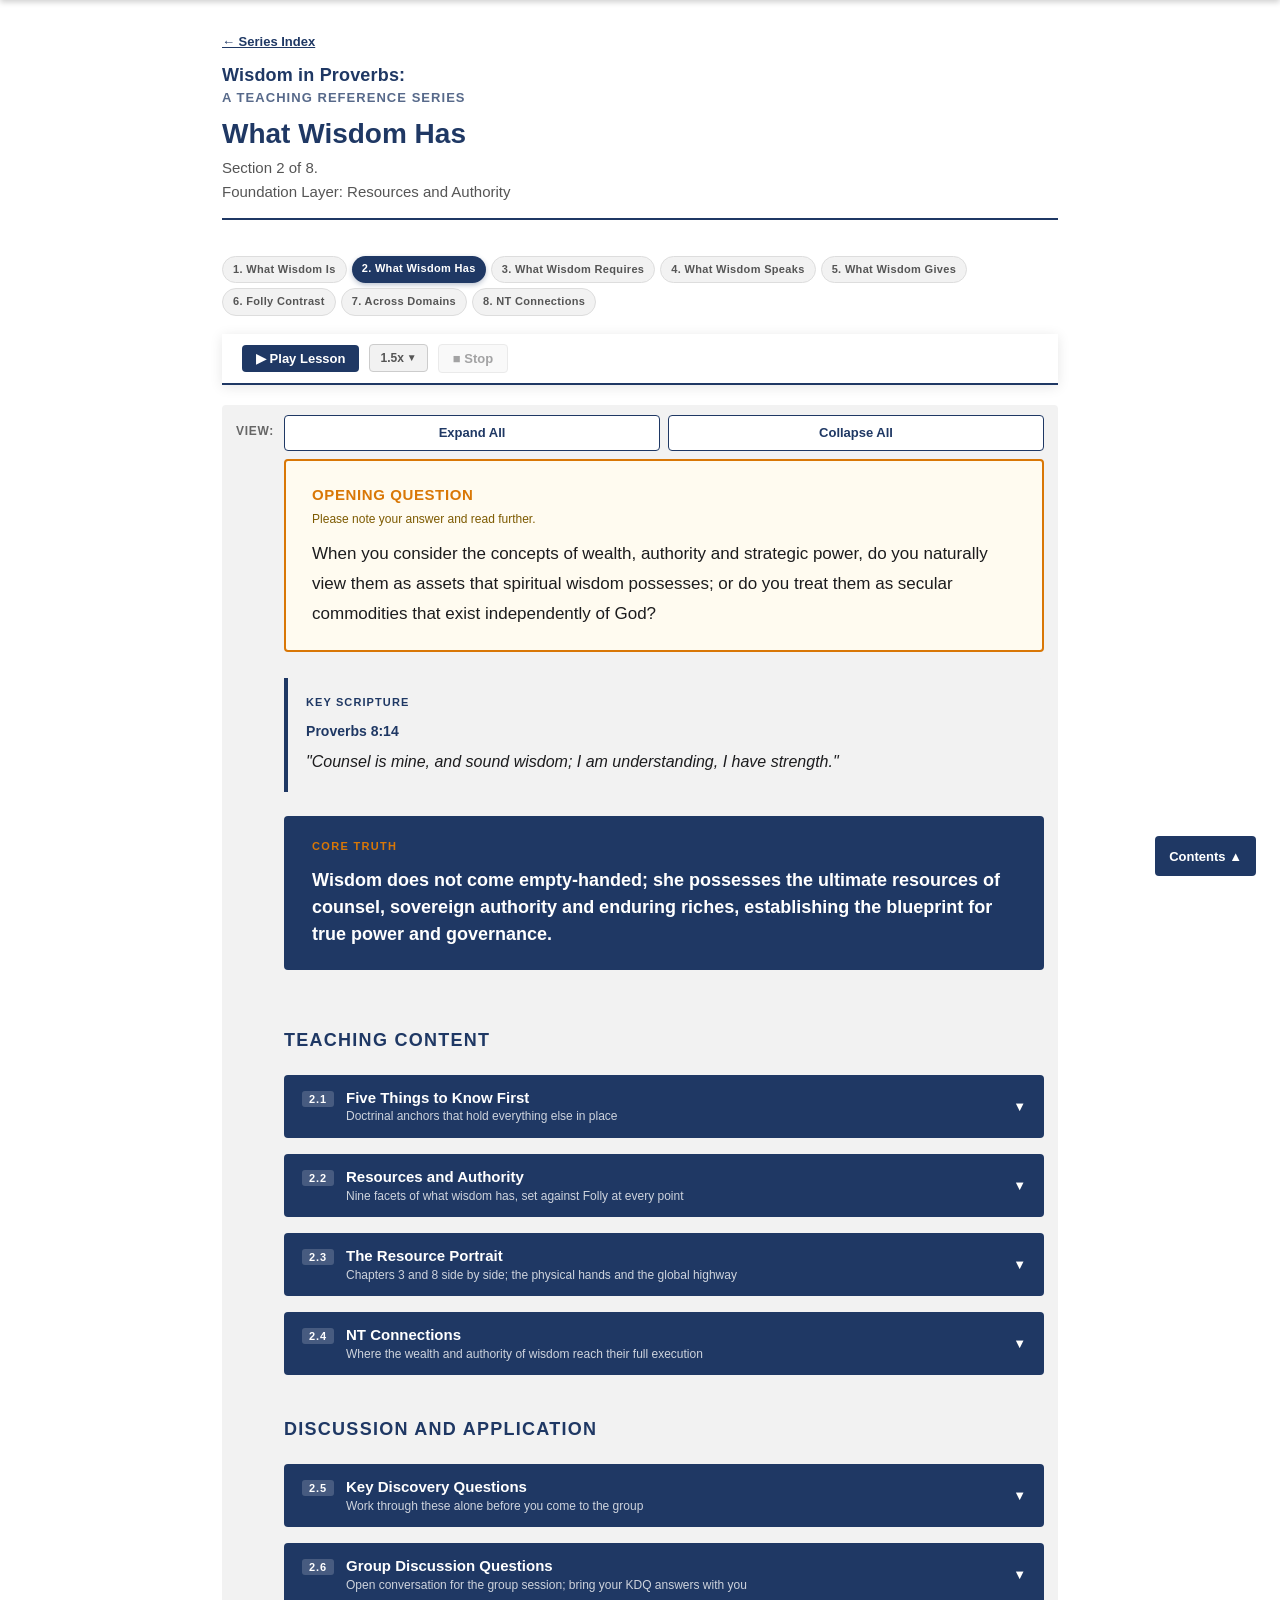
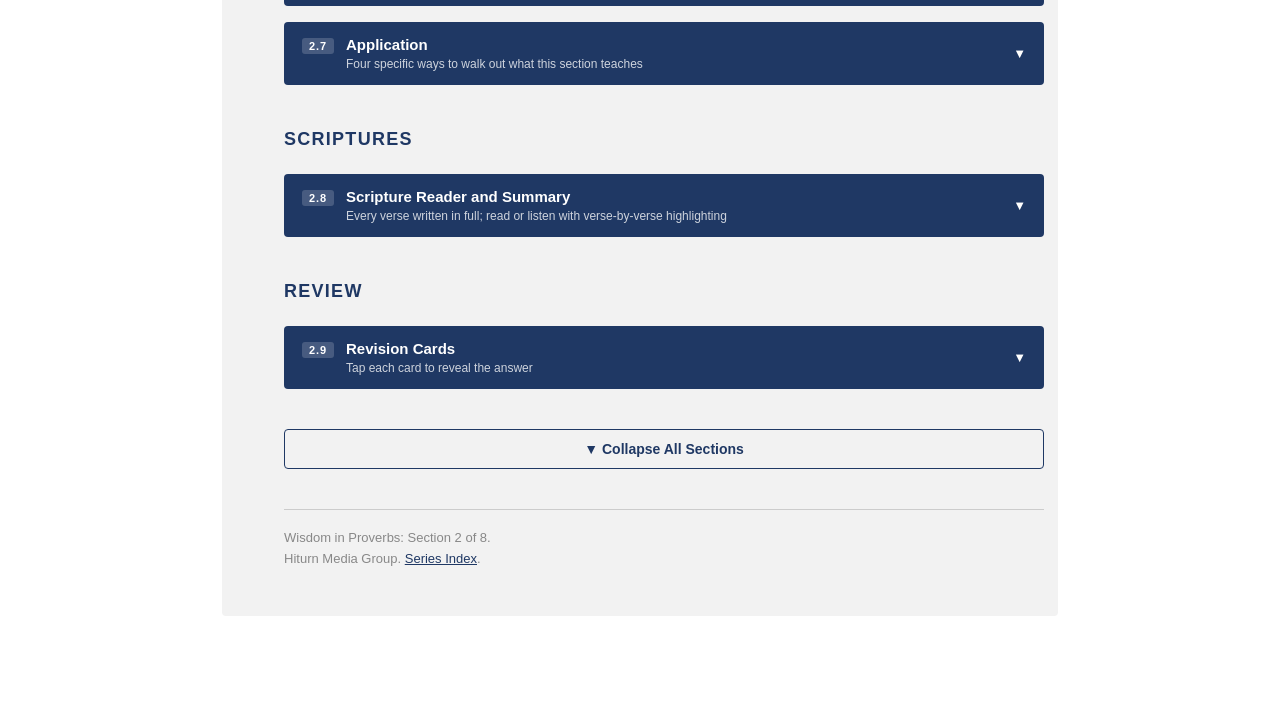
<file: wisdom-proverbs-s2-what-wisdom-has.html>
<!DOCTYPE html>
<html lang="en">
<head>
<meta charset="UTF-8">
<meta name="viewport" content="width=device-width, initial-scale=1.0">
<link rel="icon" type="image/svg+xml" href="favicon.svg">
<link rel="stylesheet" href="wp-site.css">
<title>Wisdom in Proverbs: Section 2 — What Wisdom Has</title>
<style>
  *, *::before, *::after { box-sizing: border-box; }
  body { margin: 0; padding: 0 16px; font-family: Arial, Helvetica, sans-serif; font-size: 15px; line-height: 1.6; font-weight: 400; color: #1c1c1e; background: #ffffff; }
  @media (min-width: 640px) { body { padding: 0 32px; } }
  @media (min-width: 900px) { body { max-width: 900px; margin: 0 auto; } }

  /* ── STICKY BAR ── */
  .sticky-bar { position: fixed; top: 0; left: 0; right: 0; background: #1F3864; color: #ffffff; z-index: 950; box-shadow: 0 2px 6px rgba(0,0,0,0.2); transform: translateY(-100%); transition: transform 0.25s ease; }
  .sticky-bar.visible { transform: translateY(0); }
  .sticky-inner { max-width: 900px; margin: 0 auto; padding: 10px 16px; display: flex; align-items: baseline; justify-content: space-between; gap: 12px; }
  @media (min-width: 640px) { .sticky-inner { padding: 10px 32px; } }
  .sticky-title { font-size: 15px; font-weight: 700; }
  .sticky-meta  { font-size: 12px; opacity: 0.7; white-space: nowrap; }

  /* ── TITLE BLOCK ── */
  .title-block { padding: 32px 0 16px; }
  .back-link { font-size: 13px; margin-bottom: 12px; }
  .back-link a { color: #1F3864; text-decoration: underline; font-weight: 700; }
  .back-link a:hover { color: #2c54a0; }
  .doc-label { margin-bottom: 8px; }
  .dl-main { display: block; font-size: 18px; font-weight: 700; color: #1F3864; letter-spacing: 0.01em; line-height: 1.2; }
  .dl-sub  { display: block; font-size: 13px; font-weight: 700; color: #1F3864; letter-spacing: 0.08em; text-transform: uppercase; opacity: 0.75; margin-top: 2px; }
  @media (max-width: 639px) { .dl-main { font-size: 28px; } }
  h1 { font-size: 26px; font-weight: 700; color: #1F3864; margin: 6px 0 5px; line-height: 1.2; }
  @media (min-width: 640px) { h1 { font-size: 28px; } }
  .subtitle { font-size: 15px; color: #555; margin: 0 0 14px; }
  .title-rule { border: none; border-top: 2px solid #1F3864; margin: 0 0 20px; }
  p { margin-bottom: 16px; }
  a { color: #1F3864; text-decoration: underline; }
  a:hover, a:focus { color: #2c54a0; outline: 2px solid #2c54a0; outline-offset: 2px; }

  /* ── ARC BAR ── */
  .arc-bar { display: flex; gap: 5px; margin: 0 0 18px; flex-wrap: wrap; }
  .arc-step { font-size: 11px; font-weight: 700; padding: 4px 10px; border-radius: 20px; letter-spacing: 0.03em; text-align: left; }
  .arc-step.active  { background: #1F3864; color: #ffffff; box-shadow: 0 2px 5px rgba(31,56,100,0.3); }
  .arc-step.inactive { background: #f2f2f2; color: #555; border: 1px solid #dddddd; cursor: pointer; }
  .arc-step.inactive a { color: inherit; text-decoration: none; }
  @media (max-width: 639px) {
    .arc-bar { display: grid; grid-template-columns: 1fr 1fr; grid-template-rows: repeat(4, auto); grid-auto-flow: column; gap: 7px; }
    .arc-step { font-size: 12px; text-align: left; padding: 10px 10px; min-height: 44px; border-radius: 6px; display: flex; align-items: center; justify-content: flex-start; }
    .arc-step.active  { background: #1F3864; color: #ffffff; border: 1.5px solid #1F3864; box-shadow: 0 4px 12px rgba(31,56,100,0.45), 0 2px 4px rgba(31,56,100,0.25); }
    .arc-step.inactive { background: #ffffff; color: #555; border: 1.5px solid #cccccc; box-shadow: 0 3px 8px rgba(0,0,0,0.15), 0 1px 3px rgba(0,0,0,0.08); }
  .arc-step.inactive a { display: flex; align-items: center; width: 100%; min-height: 44px; color: inherit; text-decoration: none; }
  }

  /* ── UTILITY BAR ── */
  .util-bar { padding: 10px 14px; background: #f2f2f2; border-radius: 4px; margin: 0 0 18px; }
  .util-inner { display: flex; gap: 10px; align-items: flex-start; }
  .util-label { font-size: 12px; font-weight: 700; color: #666; letter-spacing: 0.06em; text-transform: uppercase; white-space: nowrap; padding-top: 7px; flex-shrink: 0; }
  .util-buttons { display: flex; flex-direction: column; gap: 8px; flex: 1; }
  .util-row-1 { display: flex; gap: 8px; }
  .util-row-1 .util-btn { flex: 1; }
  .util-row-2 { display: flex; flex-direction: column; gap: 8px; }
  .util-row-2 .util-btn { width: 100%; }
  .util-btn { background: #ffffff; color: #1F3864; border: 1px solid #1F3864; padding: 6px 12px; border-radius: 4px; font-family: Arial, Helvetica, sans-serif; font-size: 13px; font-weight: 700; cursor: pointer; transition: background 0.15s, color 0.15s; min-height: 36px; }
  .util-btn:hover { background: #1F3864; color: #ffffff; }
  .util-btn:focus { outline: 2px solid #2c54a0; outline-offset: 2px; }
  .util-btn.scripture-active { background: #d97706; color: #ffffff; border-color: #d97706; }

  /* ── OPENING QUESTION ── */
  .opening-question { border: 2px solid #d97706; border-radius: 4px; padding: 20px; margin: 0 0 18px; background: #fffbf0; }
  @media (min-width: 640px) { .opening-question { padding: 22px 26px; } }
  .oq-label { margin-bottom: 10px; }
  .oq-label-primary { display: block; font-size: 15px; font-weight: 700; color: #d97706; letter-spacing: 0.04em; text-transform: uppercase; }
  .oq-label-secondary { display: block; font-size: 12px; color: #7d5a00; margin-top: 3px; }
  .oq-text { font-size: 16px; line-height: 1.75; color: #1c1c1e; margin: 0; font-weight: 500; }
  @media (min-width: 640px) { .oq-text { font-size: 17px; } }

  /* ── KEY SCRIPTURE ── */
  .key-scripture { border-left: 4px solid #1F3864; background: #f2f2f2; padding: 16px 18px; margin: 0 0 16px; border-radius: 0 4px 4px 0; }
  .ks-label { font-size: 11px; font-weight: 700; letter-spacing: 0.1em; text-transform: uppercase; color: #1F3864; margin-bottom: 8px; }
  .ks-ref   { font-size: 14px; font-weight: 700; color: #1F3864; margin-bottom: 6px; }
  .ks-text  { font-size: 16px; font-style: italic; line-height: 1.7; color: #1c1c1e; margin: 0; }

  /* ── CORE TRUTH ── */
  .core-truth-box { background: #1F3864; border-radius: 4px; padding: 20px 22px; margin: 0 0 24px; text-align: left; }
  @media (min-width: 640px) { .core-truth-box { padding: 22px 28px; } }
  .core-truth-label     { font-size: 11px; font-weight: 700; letter-spacing: 0.12em; text-transform: uppercase; color: #d97706; margin: 0 0 12px; }
  .core-truth-statement { font-size: 16px; font-weight: 700; color: #ffffff; line-height: 1.5; margin: 0; }
  @media (min-width: 640px) { .core-truth-statement { font-size: 18px; } }

  /* ── GROUP DIVIDERS ── */
  .group-divider { padding: 24px 0 6px; margin: 0 0 6px; }
  .group-divider-label { display: block; font-size: 18px; font-weight: 700; color: #1F3864; letter-spacing: 0.07em; text-transform: uppercase; }

  /* ── ACCORDION ── */
  .acc-unit { margin-bottom: 8px; }
  .acc-btn { display: flex; align-items: center; gap: 10px; width: 100%; background: #1F3864; color: #ffffff; border: none; padding: 12px 16px; font-family: Arial, Helvetica, sans-serif; cursor: pointer; border-radius: 4px; text-align: left; transition: background 0.15s; min-height: 52px; }
  @media (min-width: 640px) { .acc-btn { padding: 13px 18px; gap: 12px; } }
  .acc-btn:hover { background: #2c54a0; }
  .acc-btn:focus { outline: 2px solid #2c54a0; outline-offset: 2px; }
  .acc-pill { font-size: 11px; font-weight: 700; letter-spacing: 0.08em; background: rgba(255,255,255,0.18); padding: 2px 7px; border-radius: 3px; white-space: nowrap; flex-shrink: 0; text-transform: uppercase; align-self: flex-start; margin-top: 3px; }
  .acc-title-block { flex: 1; display: flex; flex-direction: column; gap: 2px; }
  .acc-title { font-size: 14px; font-weight: 700; line-height: 1.3; }
  @media (min-width: 640px) { .acc-title { font-size: 15px; } }
  .acc-subtitle { font-size: 12px; font-weight: 400; opacity: 0.78; line-height: 1.3; }
  .acc-chevron { font-size: 13px; transition: transform 0.25s ease; flex-shrink: 0; margin-left: 4px; align-self: center; }
  .acc-btn[aria-expanded="true"] .acc-chevron { transform: rotateY(180deg); }
  .acc-body { display: none; border: 1px solid #cccccc; border-top: none; border-radius: 0 0 4px 4px; padding: 18px 16px 16px; background: #ffffff; margin-bottom: 2px; }
  @media (min-width: 640px) { .acc-body { padding: 22px 20px 18px; } }
  .acc-body.open { display: block; }

  /* ── MINIMISE BUTTON ── */
  .acc-body-footer { display: flex; justify-content: flex-end; margin-top: 16px; padding-top: 12px; border-top: 1px solid #eeeeee; }
  .acc-collapse-btn { background: #f2f2f2; border: 1px solid #cccccc; color: #555; padding: 5px 12px; border-radius: 4px; font-size: 12px; font-weight: 700; cursor: pointer; font-family: Arial, Helvetica, sans-serif; display: flex; align-items: center; gap: 6px; min-height: 32px; }
  .acc-collapse-btn:hover { background: #e0e0e0; }
  .acc-collapse-btn:focus { outline: 2px solid #2c54a0; outline-offset: 2px; }

  /* ── CRIB PANEL ── */
  .crib-inner { border-left: 4px solid #1F3864; background: #f0f4fb; border-radius: 0 4px 4px 0; padding: 14px 16px; }
  @media (min-width: 640px) { .crib-inner { padding: 16px 18px; } }
  .crib-inner h3 { font-size: 11px; font-weight: 700; letter-spacing: 0.09em; text-transform: uppercase; color: #1F3864; border-bottom: none; padding-bottom: 0; margin-top: 0; margin-bottom: 12px; }
  .crib-inner ol { margin: 0; padding-left: 20px; }
  .crib-inner li { margin-bottom: 12px; line-height: 1.65; font-size: 14px; color: #1c1c1e; }
  @media (min-width: 640px) { .crib-inner li { font-size: 15px; } }
  .crib-ref { font-size: 12px; color: #1F3864; opacity: 0.65; margin-left: 4px; }

  /* ── TABLES ── */
  .table-wrap { overflow-x: auto; margin-bottom: 20px; -webkit-overflow-scrolling: touch; }
  table { width: 100%; border-collapse: collapse; font-size: 14px; }
  thead tr { background: #1F3864; color: #ffffff; }
  thead th { padding: 10px 12px; font-size: 13px; font-weight: 700; letter-spacing: 0.04em; text-align: left; border: 1px solid #cccccc; }
  @media (min-width: 640px) { thead th { padding: 10px 14px; font-size: 14px; } }
  tbody tr:nth-child(odd)  { background: #ffffff; }
  tbody tr:nth-child(even) { background: #f2f2f2; }
  tbody td { padding: 9px 12px; border: 1px solid #cccccc; vertical-align: top; font-size: 13px; }
  @media (min-width: 640px) { tbody td { padding: 10px 14px; font-size: 14px; } }
  td.label-cell { background: #f2f2f2; font-weight: 700; }
  td.verse-cell { background: #f0f4fb !important; border-left: 3px solid #1F3864; }
  .verse-snippet { font-style: italic; color: #1c1c1e; font-weight: 500; }
  td.folly-cell { color: #7d3a00; }
  td.note-cell  { color: #444; }

  @media (max-width: 639px) {
    .resp-table thead { display: none; }
    .resp-table tbody tr { display: block; border: 1px solid #cccccc; border-radius: 4px; margin-bottom: 14px; overflow: hidden; }
    .resp-table tbody td { display: block; border: none; border-bottom: 1px solid #eeeeee; padding: 8px 14px; background: #ffffff !important; font-size: 14px; }
    .resp-table tbody td:last-child { border-bottom: none; }
    .resp-table tbody td::before { content: attr(data-label); display: block; font-size: 10px; font-weight: 700; text-transform: uppercase; letter-spacing: 0.08em; color: #888; margin-bottom: 3px; }
    .resp-table tbody td.label-cell { background: #dce8f5 !important; color: #1F3864; font-size: 14px; font-weight: 700; padding: 10px 14px; border-left: 4px solid #1F3864; }
    .resp-table tbody td.label-cell::before { display: none; }
    .resp-table tbody td.verse-cell { background: #f0f4fb !important; border-left: 3px solid #1F3864; }
    .resp-table tbody td.folly-cell { background: #f5f5f5 !important; color: #7d3a00; }
  }

  /* ── CALLOUT BOXES ── */
  .callout { padding: 12px 14px; margin: 16px 0; }
  @media (min-width: 640px) { .callout { padding: 12px 16px; } }
  .callout-note    { border-left: 4px solid #d97706; background: #fffbf0; }
  .callout-depth   { border-left: 4px solid #1F3864; background: #f0f4fb; }
  .callout-caution { border-left: 4px solid #8b0000; background: #fdf0f0; }
  .callout-label { font-size: 11px; font-weight: 700; letter-spacing: 0.09em; text-transform: uppercase; margin-bottom: 5px; }
  .callout-note    .callout-label { color: #7d5a00; }
  .callout-depth   .callout-label { color: #1F3864; }
  .callout-caution .callout-label { color: #8b0000; }
  .callout p { margin: 0; font-size: 14px; line-height: 1.6; }

  /* ── WISDOM SUMMARY ── */
  .wisdom-summary { border: 1px solid #d97706; border-top: 3px solid #d97706; border-radius: 4px; padding: 16px 18px; margin: 20px 0; background: #ffffff; }
  @media (min-width: 640px) { .wisdom-summary { padding: 18px 20px; } }
  .wisdom-summary-heading { font-size: 13px; font-weight: 700; color: #d97706; letter-spacing: 0.07em; text-transform: uppercase; margin: 0 0 12px; }
  .wisdom-summary ol { margin: 0; padding-left: 20px; }
  .wisdom-summary li { font-size: 14px; line-height: 1.65; margin-bottom: 8px; color: #1c1c1e; }
  .wisdom-summary li:last-child { margin-bottom: 0; }

  /* ── KDQ ── */
  .kdq-block { border: 2px solid #1F3864; border-radius: 4px; overflow: hidden; margin: 6px 0; }
  .kdq-header { background: #1F3864; color: #ffffff; padding: 12px 16px; }
  @media (min-width: 640px) { .kdq-header { padding: 12px 20px; } }
  .kdq-header-title { font-size: 13px; font-weight: 700; letter-spacing: 0.05em; text-transform: uppercase; margin: 0; }
  @media (min-width: 640px) { .kdq-header-title { font-size: 14px; } }
  .kdq-header-sub { font-size: 12px; opacity: 0.78; margin: 3px 0 0; }
  .kdq-questions { padding: 6px 16px 14px; }
  @media (min-width: 640px) { .kdq-questions { padding: 8px 20px 16px; } }
  .kdq-question { display: flex; gap: 12px; align-items: flex-start; padding: 12px 0; border-bottom: 1px solid #eeeeee; }
  @media (min-width: 640px) { .kdq-question { gap: 14px; padding: 14px 0; } }
  .kdq-question:last-child { border-bottom: none; }
  .kdq-num { background: #1F3864; color: #ffffff; border-radius: 50%; width: 26px; height: 26px; min-width: 26px; display: flex; align-items: center; justify-content: center; font-size: 12px; font-weight: 700; flex-shrink: 0; margin-top: 2px; }
  @media (min-width: 640px) { .kdq-num { width: 28px; height: 28px; min-width: 28px; font-size: 13px; margin-top: 1px; } }
  .kdq-body { flex: 1; display: flex; flex-direction: column; gap: 8px; }
  .kdq-text { font-size: 14px; line-height: 1.65; }
  @media (min-width: 640px) { .kdq-text { font-size: 15px; } }

  /* ── FILLABLE ANSWERS ── */
  .fillable { min-height: 56px; outline: none; background: #fffbf0; border-radius: 3px; border: 1px solid #e0d0b0; padding: 6px 8px; font-family: Arial, Helvetica, sans-serif; font-size: 14px; line-height: 1.5; color: #1c1c1e; display: block; width: 100%; transition: background 0.15s; }
  .fillable:focus { background: #fff8e1; outline: 2px solid #d97706; outline-offset: 0; }
  .fillable:empty::before { content: attr(data-placeholder); color: #bbb; pointer-events: none; font-style: italic; }
  .answers-toolbar { display: flex; gap: 10px; flex-wrap: wrap; align-items: center; margin: 16px 16px 4px; padding-bottom: 4px; }
  @media (min-width: 640px) { .answers-toolbar { margin: 16px 20px 4px; } }
  .answers-toolbar button { background: #1F3864; color: #ffffff; border: none; border-radius: 4px; padding: 7px 14px; font-size: 13px; font-weight: 700; font-family: Arial, Helvetica, sans-serif; cursor: pointer; min-height: 34px; }
  .answers-toolbar button:hover { background: #2c54a0; }
  .answers-toolbar button:focus { outline: 2px solid #2c54a0; outline-offset: 2px; }
  .answers-toolbar .clear-btn { background: #ffffff; color: #8b0000; border: 1px solid #8b0000; }
  .answers-toolbar .clear-btn:hover { background: #fce8e8; }
  .answers-note { font-size: 12px; color: #777; margin: 4px 16px 0; }
  @media (min-width: 640px) { .answers-note { margin: 4px 20px 0; } }

  /* ── GDQ ── */
  .gdq-block { border: 2px solid #0d7377; border-radius: 4px; overflow: hidden; margin: 6px 0; }
  .gdq-header { background: #0d7377; color: #ffffff; padding: 12px 16px; }
  @media (min-width: 640px) { .gdq-header { padding: 12px 20px; } }
  .gdq-header-title { font-size: 13px; font-weight: 700; letter-spacing: 0.05em; text-transform: uppercase; margin: 0; }
  @media (min-width: 640px) { .gdq-header-title { font-size: 14px; } }
  .gdq-header-sub { font-size: 12px; opacity: 0.85; margin: 3px 0 0; }
  .gdq-questions { padding: 6px 16px 14px; }
  @media (min-width: 640px) { .gdq-questions { padding: 8px 20px 16px; } }
  .gdq-question { display: flex; gap: 12px; align-items: flex-start; padding: 12px 0; border-bottom: 1px solid #e0f0f0; }
  @media (min-width: 640px) { .gdq-question { gap: 14px; padding: 14px 0; } }
  .gdq-question:last-child { border-bottom: none; }
  .gdq-num { background: #0d7377; color: #ffffff; border-radius: 50%; width: 26px; height: 26px; min-width: 26px; display: flex; align-items: center; justify-content: center; font-size: 12px; font-weight: 700; flex-shrink: 0; margin-top: 2px; }
  @media (min-width: 640px) { .gdq-num { width: 28px; height: 28px; min-width: 28px; font-size: 13px; margin-top: 1px; } }
  .gdq-text { font-size: 14px; line-height: 1.65; }
  @media (min-width: 640px) { .gdq-text { font-size: 15px; } }

  /* ── APPLICATION ── */
  .app-intro { font-size: 14px; color: #555; margin: 0 0 14px; font-style: italic; }
  .app-item { display: flex; gap: 14px; align-items: flex-start; padding: 14px 0; border-bottom: 1px solid #eeeeee; }
  @media (min-width: 640px) { .app-item { gap: 16px; padding: 16px 0; } }
  .app-item:last-child { border-bottom: none; }
  .app-num { background: #1F3864; color: #ffffff; border-radius: 4px; min-width: 30px; height: 30px; display: flex; align-items: center; justify-content: center; font-size: 13px; font-weight: 700; flex-shrink: 0; margin-top: 2px; }
  @media (min-width: 640px) { .app-num { min-width: 32px; height: 32px; } }
  .app-body { flex: 1; }
  .app-title { font-size: 14px; font-weight: 700; color: #1F3864; margin: 0 0 4px; }
  @media (min-width: 640px) { .app-title { font-size: 15px; } }
  .app-desc { font-size: 14px; line-height: 1.65; color: #1c1c1e; margin: 0; }
  .nt-forward-note { font-size: 13px; color: #555; border-top: 1px solid #eeeeee; padding-top: 12px; margin-top: 16px; font-style: italic; }

  /* ── SCRIPTURE READER ── */
  .scripture-reader-intro { margin-bottom: 18px; padding-bottom: 16px; border-bottom: 1px solid #cccccc; }
  .scripture-reader-intro p { margin: 0; font-size: 14px; color: #555; line-height: 1.6; }
  .scripture-group-header { display: flex; align-items: center; justify-content: space-between; gap: 12px; margin: 18px 0 4px; border-bottom: 2px solid #1F3864; padding-bottom: 5px; }
  .scripture-group-header .scripture-group-label { margin: 0; border-bottom: none; padding-bottom: 0; }
  .read-aloud-controls { display: flex; gap: 8px; align-items: center; flex-wrap: wrap; flex-shrink: 0; }
  .read-aloud-btn { background: #1F3864; color: #ffffff; border: none; padding: 7px 14px; border-radius: 4px; font-family: Arial, Helvetica, sans-serif; font-size: 13px; font-weight: 700; cursor: pointer; transition: background 0.15s; min-height: 36px; }
  .read-aloud-btn:hover { background: #2c54a0; }
  .read-aloud-btn:focus { outline: 2px solid #2c54a0; outline-offset: 2px; }
  .read-aloud-btn.stop { background: #8b0000; }
  .read-aloud-btn.paused { background: #d97706; }
  .reading-counter { font-size: 12px; color: #888; display: none; }
  .reading-counter.visible { display: block; }
  .scripture-group-label { font-size: 14px; font-weight: 700; letter-spacing: 0.1em; text-transform: uppercase; color: #1F3864; border-bottom: 2px solid #1F3864; padding-bottom: 5px; margin: 22px 0 4px; }
  .scripture-entry { padding: 12px 0 12px 10px; border-bottom: 1px solid #eeeeee; border-left: 3px solid transparent; transition: background 0.3s, border-left-color 0.3s; }
  @media (min-width: 640px) { .scripture-entry { padding: 14px 0 14px 12px; } }
  .scripture-entry:last-child { border-bottom: none; }
  
  #scripture-summary-block.reading-active { background: #f0f4fb; border-left: 3px solid #1F3864; padding-left: 10px; transition: background 0.3s; }
  .scripture-entry.reading-active { background: #f0f4fb; border-left-color: #1F3864; }
  .scripture-ref  { font-size: 13px; font-weight: 700; color: #1F3864; letter-spacing: 0.03em; margin-bottom: 5px; }
  .scripture-text { font-size: 15px; line-height: 1.8; color: #1c1c1e; font-style: italic; }
  @media (min-width: 640px) { .scripture-text { font-size: 16px; } }

  /* ── REVISION CARDS ── */
  .flashcard-hint { font-size: 12px; color: #888; margin: 0 0 12px; }
  .flashcard-grid { display: grid; grid-template-columns: repeat(auto-fill, minmax(260px, 1fr)); gap: 16px; margin: 4px 0 16px; }
  .flashcard { height: 190px; perspective: 1000px; cursor: pointer; }
  .flashcard-inner { position: relative; width: 100%; height: 100%; transform-style: preserve-3d; transition: transform 0.45s ease; border-radius: 6px; }
  .flashcard.flipped .flashcard-inner { transform: rotateY(180deg); }
  .flashcard-front, .flashcard-back { position: absolute; width: 100%; height: 100%; backface-visibility: hidden; -webkit-backface-visibility: hidden; border-radius: 6px; padding: 16px; display: flex; flex-direction: column; justify-content: center; }
  .flashcard-front { background: #ffffff; border: 2px solid #1F3864; }
  .flashcard-back  { background: #1F3864; transform: rotateY(180deg); }
  .fc-prompt { font-size: 14px; font-weight: 700; color: #1F3864; margin: 0 0 8px; line-height: 1.4; }
  .fc-ref     { font-size: 12px; color: #2c54a0; font-weight: 700; margin: 0; letter-spacing: 0.05em; }
  .fc-verse   { font-size: 13px; color: #e8e4dc; font-style: italic; margin: 0 0 8px; line-height: 1.5; }
  .fc-ref-back { font-size: 12px; color: #d97706; font-weight: 700; margin: 0; letter-spacing: 0.04em; }

  /* ── BOTTOM CONTROLS ── */
  .bottom-controls { padding: 24px 0 0; }
  .bottom-collapse-btn { width: 100%; background: #f2f2f2; color: #1F3864; border: 1px solid #1F3864; padding: 11px 16px; border-radius: 4px; font-family: Arial, Helvetica, sans-serif; font-size: 14px; font-weight: 700; cursor: pointer; transition: background 0.15s, color 0.15s; }
  .bottom-collapse-btn:hover { background: #1F3864; color: #ffffff; }

  /* ── FLOATING TOC ── */
  #toc-container { position: fixed; bottom: 20px; right: 16px; z-index: 1000; }
  @media (min-width: 640px) { #toc-container { bottom: 24px; right: 24px; } }
  #toc-toggle { background: #1F3864; color: #ffffff; border: none; padding: 9px 14px; border-radius: 4px; font-family: Arial, Helvetica, sans-serif; font-size: 13px; font-weight: 700; cursor: pointer; min-height: 40px; }
  @media (max-width: 639px) { #toc-container { bottom: 14px; right: 10px; } #toc-toggle { font-size: 11px; padding: 6px 10px; min-height: 32px; border-radius: 20px; background: rgba(31,56,100,0.9); } }
  #toc-toggle:focus { outline: 2px solid #2c54a0; outline-offset: 2px; }
  #toc-menu { display: none; background: #1F3864; border-radius: 4px; padding: 8px 0; margin-bottom: 8px; min-width: 220px; max-width: 85vw; max-height: 60vh; overflow-y: auto; }
  @media (min-width: 640px) { #toc-menu { min-width: 240px; } }
  #toc-menu a { display: flex; flex-direction: column; justify-content: center; color: #ffffff; text-decoration: none; padding: 9px 14px; font-size: 13px; cursor: pointer; line-height: 1.3; min-height: 44px; }
  #toc-menu a .toc-sub { font-size: 11px; opacity: 0.7; margin-top: 1px; }
  #toc-menu a:hover { background: #2c54a0; }
  .toc-divider { font-size: 10px; font-weight: 700; letter-spacing: 0.1em; text-transform: uppercase; color: rgba(255,255,255,0.45); padding: 8px 14px 3px; }

  /* ── FOOTER ── */
  .page-footer { font-size: 13px; color: #888; border-top: 1px solid #cccccc; padding: 18px 0 36px; margin-top: 32px; }
/* ── PRINT ── */
  @media print {
    #toc-container, .util-bar, .read-aloud-controls, .back-link, .arc-bar, .sticky-bar, .acc-body-footer, .bottom-controls, .answers-toolbar, .wp-audio-panel { display: none; }
    .acc-body { display: block !important; }
    .acc-btn, .crib-inner, .kdq-header, .gdq-header, .core-truth-box { -webkit-print-color-adjust: exact; print-color-adjust: exact; }
    .flashcard-front { border: 1px solid #cccccc; }
    .flashcard-back { background: #f2f2f2 !important; }
    .fc-verse, .fc-ref-back { color: #1c1c1e !important; }
  }
</style>
</head>
<body data-wp-page="lesson">

<!-- STICKY BAR -->
<div class="sticky-bar" id="sticky-bar" aria-hidden="true">
  <div class="sticky-inner">
    <span class="sticky-title">What Wisdom Has</span>
    <span class="sticky-meta">Section 2 of 8</span>
  </div>
</div>

<!-- TITLE BLOCK -->
<div class="title-block" id="title-block">
  <div class="back-link"><a href="index.html">&#8592; Series Index</a></div>
  <div class="doc-label">
    <span class="dl-main">Wisdom in Proverbs:</span>
    <span class="dl-sub">A Teaching Reference Series</span>
  </div>
  <h1>What Wisdom Has</h1>
  <p class="subtitle">Section 2 of 8.<br>Foundation Layer: Resources and Authority</p>
  <hr class="title-rule">
</div>

<!-- ARC BAR -->
<div class="arc-bar" aria-label="Series progress">
  <span class="arc-step inactive" title="Go to Section 1"><a href="wisdom-proverbs-s1-what-wisdom-is.html">1. What Wisdom Is</a></span>
  <span class="arc-step active">2. What Wisdom Has</span>
  <span class="arc-step inactive" title="Go to Section 3"><a href="wisdom-proverbs-s3-what-wisdom-requires.html">3. What Wisdom Requires</a></span>
  <span class="arc-step inactive" title="Go to Section 4"><a href="wisdom-proverbs-s4-what-wisdom-speaks.html">4. What Wisdom Speaks</a></span>
  <span class="arc-step inactive" title="Go to Section 5"><a href="wisdom-proverbs-s5-what-wisdom-gives.html">5. What Wisdom Gives</a></span>
  <span class="arc-step inactive" title="Go to Section 6"><a href="wisdom-proverbs-s6-folly-contrast.html">6. Folly Contrast</a></span>
  <span class="arc-step inactive" title="Go to Section 7"><a href="wisdom-proverbs-s7-across-domains.html">7. Across Domains</a></span>
  <span class="arc-step inactive" title="Go to Section 8"><a href="wisdom-proverbs-s8-nt-connections.html">8. NT Connections</a></span>
</div>

<script type="application/json" id="wp-lesson-meta">{"intro":"Welcome to Section Two: What Wisdom Has. Let's start with a question you may not have considered before. When you think about strategic resources like power, counsel, wealth and authority, do you think of them as belonging to wisdom, or as belonging to the world? Most of us have learned to separate them. Spiritual things on one side. Practical resources on the other. Proverbs collapses that separation completely. In this section you will discover that wisdom is not simply a spiritual quality. She is the proprietor. She holds the counsel, the sound wisdom, the durable wealth and the authority that rulers depend on. Not as a metaphor. As a structural reality. Before any throne was established on the earth, wisdom already held the resources that throne would need. Section two will change what you think wisdom owns. It is my prayer that the God of our Lord Jesus Christ, the Father of glory, may give you the Spirit of wisdom and of revelation in the knowledge of him as you study to apply His preserved book of Wisdom.","downloadSlug":"wip-s2-what-wisdom-has"}</script>
<!-- AUDIO PANEL -->
<div class="wp-audio-panel" role="region" aria-label="Audio controls">
  <div class="wp-audio-inner">
    <button class="wp-audio-btn wp-btn-play-main" id="wp-btn-play-main" type="button" aria-label="Play entire lesson">&#9654; Play Lesson</button>
    <div class="wp-speed-dropdown">
      <button class="wp-speed-toggle" type="button" id="wp-speed-toggle" aria-expanded="false" aria-haspopup="listbox" aria-controls="wp-speed-menu" aria-label="Playback speed"><span class="wp-speed-value">1.5x</span><span class="wp-speed-chevron" aria-hidden="true">&#9660;</span></button>
      <ul class="wp-speed-menu" id="wp-speed-menu" role="listbox" hidden>
        <li role="presentation"><button type="button" class="wp-speed-option" role="option" data-rate="1" aria-selected="false">1.0x</button></li>
        <li role="presentation"><button type="button" class="wp-speed-option" role="option" data-rate="1.25" aria-selected="false">1.25x</button></li>
        <li role="presentation"><button type="button" class="wp-speed-option active" role="option" data-rate="1.5" aria-selected="true">1.5x</button></li>
        <li role="presentation"><button type="button" class="wp-speed-option" role="option" data-rate="1.75" aria-selected="false">1.75x</button></li>
        <li role="presentation"><button type="button" class="wp-speed-option" role="option" data-rate="2" aria-selected="false">2.0x</button></li>
      </ul>
    </div>
    <button class="wp-audio-btn wp-btn-stop" id="wp-btn-stop" type="button" aria-label="Stop playback" disabled>&#9632; Stop</button>
    <span class="wp-audio-progress" id="wp-audio-progress" aria-live="polite"></span>
  </div>
</div>
<!-- UTILITY BAR -->
<div class="util-bar">
  <div class="util-inner">
    <span class="util-label">View:</span>
    <div class="util-buttons">
      <div class="util-row-1">
        <button class="util-btn" id="btn-expand-all">Expand All</button>
        <button class="util-btn" id="btn-collapse-all">Collapse All</button>
      </div>

<!-- OPENING QUESTION -->
<div class="opening-question" id="opening-q">
  <div class="oq-label">
    <span class="oq-label-primary">Opening Question</span>
    <span class="oq-label-secondary">Please note your answer and read further.</span>
  </div>
  <p class="oq-text">When you consider the concepts of wealth, authority and strategic power, do you naturally view them as assets that spiritual wisdom possesses; or do you treat them as secular commodities that exist independently of God?</p>
</div>

<!-- KEY SCRIPTURE -->
<div class="key-scripture">
  <div class="ks-label">Key Scripture</div>
  <div class="ks-ref">Proverbs 8:14</div>
  <p class="ks-text">"Counsel is mine, and sound wisdom; I am understanding, I have strength."</p>
</div>

<!-- CORE TRUTH -->
<div class="core-truth-box">
  <div class="core-truth-label">Core Truth</div>
  <p class="core-truth-statement">Wisdom does not come empty-handed; she possesses the ultimate resources of counsel, sovereign authority and enduring riches, establishing the blueprint for true power and governance.</p>
</div>

<!-- TEACHING CONTENT GROUP -->
<div class="group-divider"><span class="group-divider-label">Teaching Content</span></div>

<!-- 2.1 -->
<div class="acc-unit" id="unit-crib">
  <button class="acc-btn" aria-expanded="false" aria-controls="body-crib" id="btn-crib">
    <span class="acc-pill">2.1</span>
    <div class="acc-title-block">
      <span class="acc-title">Five Things to Know First</span>
      <span class="acc-subtitle">Doctrinal anchors that hold everything else in place</span>
    </div>
    <span class="acc-chevron" aria-hidden="true">▼</span>
  </button>
  <div class="acc-body" id="body-crib" role="region" aria-labelledby="btn-crib">
    <div class="crib-inner">
      <h3>Five Foundations</h3>
      <ol>
        <li>Wisdom is the sole proprietor of absolute counsel and sound wisdom; she holds the structural monopoly on strategic insight. <span class="crib-ref">(8:14)</span></li>
        <li>Legal, political and judicial authorities are structurally dependent on wisdom to execute legitimate justice. <span class="crib-ref">(8:15-16)</span></li>
        <li>The wealth wisdom possesses outlasts material markets, offering permanent righteousness and durable value. <span class="crib-ref">(8:18-19)</span></li>
        <li>Wisdom deliberately guides her followers into economic stability and fills their treasuries as an intentional act of love. <span class="crib-ref">(8:20-21)</span></li>
        <li>Natural longevity, social honour and emotional peace reside securely within the hands of wisdom. <span class="crib-ref">(3:16-17)</span></li>
      </ol>
    </div>
    <div style="border-top:2px solid #1F3864;margin:28px 0 0;padding-top:20px;">
      <div class="wisdom-summary">
      <div class="wisdom-summary-heading">In Summary: What Wisdom Has</div>
      <ol>
        <li>She has counsel and sound wisdom as her personal, proprietary property.</li>
        <li>She holds both the understanding to discern and the strength to execute.</li>
        <li>She has absolute authority over political governance; kings reign by her blueprint.</li>
        <li>She acts as the legal anchor for judges and nobles who decree justice.</li>
        <li>She has durable riches and permanent righteousness that never depreciate.</li>
        <li>She holds a financial yield that drastically outperforms fine gold and choice silver.</li>
        <li>She fills the physical and spiritual treasuries of those who love her.</li>
        <li>She holds natural longevity and vital length of days inside her right hand.</li>
        <li>She possesses absolute peace and pleasantness, making her paths entirely secure.</li>
      </ol>
    </div>
    </div>

    <div class="acc-body-footer">
      <button class="acc-collapse-btn" data-target="body-crib" aria-label="Minimise this section">&#9650; Minimise</button>
    </div>
  </div>
</div>

<!-- 2.2 -->
<div class="acc-unit" id="unit-identity">
  <button class="acc-btn" aria-expanded="false" aria-controls="body-identity" id="btn-identity">
    <span class="acc-pill">2.2</span>
    <div class="acc-title-block">
      <span class="acc-title">Resources and Authority</span>
      <span class="acc-subtitle">Nine facets of what wisdom has, set against Folly at every point</span>
    </div>
    <span class="acc-chevron" aria-hidden="true">▼</span>
  </button>
  <div class="acc-body" id="body-identity" role="region" aria-labelledby="btn-identity">
    <div class="callout callout-depth">
      <div class="callout-label">Depth</div>
      <p>The assets wisdom possesses are not secondary rewards; they are inherent attributes. When wisdom says "Counsel is mine", she uses proprietary language. She does not borrow authority or rent strength; she owns them. Human rulers only govern securely to the exact degree that they draw from her native treasury.</p>
    </div>
    <div class="table-wrap">
      <table class="resp-table">
        <thead>
          <tr><th>Facet</th><th>Verse Snippet</th><th>Folly Contrast</th><th>Teaching Note</th></tr>
        </thead>
        <tbody>
          <tr>
            <td class="label-cell" data-label="Facet">Counsel and sound wisdom (8:14)</td>
            <td class="verse-cell" data-label="Verse Snippet"><span class="verse-snippet">"Counsel is mine, and sound wisdom"</span></td>
            <td class="folly-cell" data-label="Folly Contrast">Folly acts blindly without strategic counsel (15:22)</td>
            <td class="note-cell"  data-label="Teaching Note">True counsel belongs inherently to wisdom; it is an intrinsic asset, not an occasional gift.</td>
          </tr>
          <tr>
            <td class="label-cell" data-label="Facet">Strategic understanding (8:14)</td>
            <td class="verse-cell" data-label="Verse Snippet"><span class="verse-snippet">"I am understanding, I have strength"</span></td>
            <td class="folly-cell" data-label="Folly Contrast">The fool relies on his own fragile heart (28:26)</td>
            <td class="note-cell"  data-label="Teaching Note">Wisdom brings both the perception to see what is required and the structural power to execute it.</td>
          </tr>
          <tr>
            <td class="label-cell" data-label="Facet">Political governance (8:15)</td>
            <td class="verse-cell" data-label="Verse Snippet"><span class="verse-snippet">"By me kings reign, and rulers decree justice"</span></td>
            <td class="folly-cell" data-label="Folly Contrast">Ignorant leaders become great oppressors (28:16)</td>
            <td class="note-cell"  data-label="Teaching Note">Human governance is only legitimate and stable when it operates on the principles of divine wisdom.</td>
          </tr>
          <tr>
            <td class="label-cell" data-label="Facet">Judicial authority (8:16)</td>
            <td class="verse-cell" data-label="Verse Snippet"><span class="verse-snippet">"By me princes rule, and nobles, all the judges"</span></td>
            <td class="folly-cell" data-label="Folly Contrast">Wicked judges accept secret bribes to twist justice (17:23)</td>
            <td class="note-cell"  data-label="Teaching Note">Judicial objectivity requires absolute alignment with wisdom; without it, legal systems collapse.</td>
          </tr>
          <tr>
            <td class="label-cell" data-label="Facet">Enduring wealth (8:18)</td>
            <td class="verse-cell" data-label="Verse Snippet"><span class="verse-snippet">"Riches and honor are with me, enduring riches"</span></td>
            <td class="folly-cell" data-label="Folly Contrast">Ill-gotten wealth vanishes quickly in crisis (10:2)</td>
            <td class="note-cell"  data-label="Teaching Note">Wisdom offers asset classes that do not depreciate; her riches are bound up with permanent righteousness.</td>
          </tr>
          <tr>
            <td class="label-cell" data-label="Facet">Superior yield (8:19)</td>
            <td class="verse-cell" data-label="Verse Snippet"><span class="verse-snippet">"My fruit is better than gold... my revenue than choice silver"</span></td>
            <td class="folly-cell" data-label="Folly Contrast">Lying assets produce a fleeting fantasy (21:6)</td>
            <td class="note-cell"  data-label="Teaching Note">The compound return on pursuing wisdom drastically outperforms any known material commodity market.</td>
          </tr>
          <tr>
            <td class="label-cell" data-label="Facet">Equitable inheritance (8:21)</td>
            <td class="verse-cell" data-label="Verse Snippet"><span class="verse-snippet">"That I may cause those who love me to inherit wealth"</span></td>
            <td class="folly-cell" data-label="Folly Contrast">Reckless fools inherit nothing but the wind (11:29)</td>
            <td class="note-cell"  data-label="Teaching Note">Wealth possessed by wisdom leaves a functional inheritance; it is structured to fill treasuries.</td>
          </tr>
          <tr>
            <td class="label-cell" data-label="Facet">Vital longevity (3:16)</td>
            <td class="verse-cell" data-label="Verse Snippet"><span class="verse-snippet">"Length of days is in her right hand"</span></td>
            <td class="folly-cell" data-label="Folly Contrast">The years of the wicked are short and violent (10:27)</td>
            <td class="note-cell"  data-label="Teaching Note">Wisdom preserves physical life by steering the student clear of hazardous and self-destructive lifestyle traps.</td>
          </tr>
          <tr>
            <td class="label-cell" data-label="Facet">Complete peace (3:17)</td>
            <td class="verse-cell" data-label="Verse Snippet"><span class="verse-snippet">"Her ways are ways of pleasantness, and all her paths are peace"</span></td>
            <td class="folly-cell" data-label="Folly Contrast">A fool's words enter continually into contention (18:6)</td>
            <td class="note-cell"  data-label="Teaching Note">The internal climate of wisdom is peaceful; she holds tranquility in her hand alongside honor.</td>
          </tr>
        </tbody>
      </table>
    </div>
    <div class="wisdom-summary">
      <div class="wisdom-summary-heading">In Summary: What Wisdom Has</div>
      <ol>
        <li>She has counsel and sound wisdom as her personal, proprietary property.</li>
        <li>She holds both the understanding to discern and the strength to execute.</li>
        <li>She has absolute authority over political governance; kings reign by her blueprint.</li>
        <li>She acts as the legal anchor for judges and nobles who decree justice.</li>
        <li>She has durable riches and permanent righteousness that never depreciate.</li>
        <li>She holds a financial yield that drastically outperforms fine gold and choice silver.</li>
        <li>She fills the physical and spiritual treasuries of those who love her.</li>
        <li>She holds natural longevity and vital length of days inside her right hand.</li>
        <li>She possesses absolute peace and pleasantness, making her paths entirely secure.</li>
      </ol>
    </div>
    <div class="acc-body-footer">
      <button class="acc-collapse-btn" data-target="body-identity" aria-label="Minimise this section">&#9650; Minimise</button>
    </div>
  </div>
</div>

<!-- 2.3 -->
<div class="acc-unit" id="unit-portrait">
  <button class="acc-btn" aria-expanded="false" aria-controls="body-portrait" id="btn-portrait">
    <span class="acc-pill">2.3</span>
    <div class="acc-title-block">
      <span class="acc-title">The Resource Portrait</span>
      <span class="acc-subtitle">Chapters 3 and 8 side by side; the physical hands and the global highway</span>
    </div>
    <span class="acc-chevron" aria-hidden="true">▼</span>
  </button>
  <div class="acc-body" id="body-portrait" role="region" aria-labelledby="btn-portrait">
    <p>Proverbs balances the portrait of wisdom's resources across intimate and global dimensions. Chapter 3 shows her holding life, wealth and peace in her hands to distribute to the individual student. Chapter 8 expands this to the global stage, where she stands on the heights directing world history and political systems. Both scales are essential to understand her treasury.</p>
    <div class="table-wrap">
      <table>
        <thead><tr><th>Chapter 3: The Intimate Hand</th><th>Chapter 8: The Global Highway</th></tr></thead>
        <tbody>
          <tr><td>Wisdom holds longevity and honor inside her physical hands for the individual (3:16)</td><td>Wisdom stands on global heights distributing authority to international rulers (8:15-16)</td></tr>
          <tr><td>Wisdom functions as a protective shield and path of absolute personal peace (3:17)</td><td>Wisdom actively walks down public highways to fill the treasuries of her friends (8:20-21)</td></tr>
          <tr><td>Wisdom is valued far higher than silver, fine gold or rubies (3:14-15)</td><td>Wisdom produces a premium yield that explicitly outclasses choice currency (8:19)</td></tr>
          <tr><td>Wisdom acts as a tree of life restoring ultimate vitality to students</td><td>Wisdom operates as the central repository of counsel, insight and strength</td></tr>
        </tbody>
      </table>
    </div>
    <div class="acc-body-footer">
      <button class="acc-collapse-btn" data-target="body-portrait" aria-label="Minimise this section">&#9650; Minimise</button>
    </div>
  </div>
</div>

<!-- 2.4 -->
<div class="acc-unit" id="unit-nt">
  <button class="acc-btn" aria-expanded="false" aria-controls="body-nt" id="btn-nt">
    <span class="acc-pill">2.4</span>
    <div class="acc-title-block">
      <span class="acc-title">NT Connections</span>
      <span class="acc-subtitle">Where the wealth and authority of wisdom reach their full execution</span>
    </div>
    <span class="acc-chevron" aria-hidden="true">▼</span>
  </button>
  <div class="acc-body" id="body-nt" role="region" aria-labelledby="btn-nt">
    <p>The vast resources and sovereign authority that wisdom possesses in Proverbs find their ultimate, historical expression in the person of Jesus Christ. The New Testament does not treat these assets as abstract concepts; it declares that they are fully stored within Him.</p>
    <div class="table-wrap">
      <table>
        <thead><tr><th>Proverbs Statement</th><th>NT Echo</th><th>NT Reference</th></tr></thead>
        <tbody>
          <tr><td class="verse-snippet">"Counsel is mine... I am understanding, I have strength." (8:14)</td><td>In Him are hidden all the treasures of wisdom and knowledge</td><td style="font-weight:700;color:#1F3864;white-space:nowrap;">Col 2:3</td></tr>
          <tr><td class="verse-snippet">"Riches and honor are with me, enduring riches." (8:18)</td><td>The unsearchable riches of Christ made accessible to believers</td><td style="font-weight:700;color:#1F3864;white-space:nowrap;">Eph 3:8</td></tr>
          <tr><td class="verse-snippet">"By me kings reign, and rulers decree justice." (8:15)</td><td>Jesus Christ as the ruler over the kings of the earth</td><td style="font-weight:700;color:#1F3864;white-space:nowrap;">Rev 1:5</td></tr>
          <tr><td class="verse-snippet">"That I may fill their treasuries." (8:21)</td><td>Seek first His kingdom, and all these things shall be added</td><td style="font-weight:700;color:#1F3864;white-space:nowrap;">Matt 6:33</td></tr>
          <tr><td class="verse-snippet">"Length of days is in her right hand." (3:16)</td><td>The provision of abundant, indestructible and eternal life</td><td style="font-weight:700;color:#1F3864;white-space:nowrap;">John 10:10</td></tr>
          <tr><td>Wisdom receives supreme honour and holds universal power</td><td>The Lamb is worthy to receive power, riches, wisdom and strength</td><td style="font-weight:700;color:#1F3864;white-space:nowrap;">Rev 5:12</td></tr>
        </tbody>
      </table>
    </div>
    <div class="callout callout-depth">
      <div class="callout-label">Depth</div>
      <p>When the Apostle Paul asserts that all treasures of wisdom and knowledge are hidden "in Christ" (Colossians 2:3), he uses explicit architectural language. He is declaring that the proprietary treasury claimed by wisdom in Proverbs 8 has a physical location. Christ does not merely give good counsel; He is the source code of all strategic power.</p>
    </div>
    <p class="nt-forward-note">Section 8 of this series provides the complete NT synthesis, connecting all eight wisdom themes to Christ in a single integrated study.</p>
    <div class="acc-body-footer">
      <button class="acc-collapse-btn" data-target="body-nt" aria-label="Minimise this section">&#9650; Minimise</button>
    </div>
  </div>
</div>

<!-- DISCUSSION AND APPLICATION GROUP -->
<div class="group-divider"><span class="group-divider-label">Discussion and Application</span></div>

<!-- 2.5 KDQ — FILLABLE -->
<div class="acc-unit" id="unit-kdq">
  <button class="acc-btn" aria-expanded="false" aria-controls="body-kdq" id="btn-kdq">
    <span class="acc-pill">2.5</span>
    <div class="acc-title-block">
      <span class="acc-title">Key Discovery Questions</span>
      <span class="acc-subtitle">Work through these alone before you come to the group</span>
    </div>
    <span class="acc-chevron" aria-hidden="true">▼</span>
  </button>
  <div class="acc-body" id="body-kdq" role="region" aria-labelledby="btn-kdq">
    <div class="kdq-block">
      <div class="kdq-header">
        <div class="kdq-header-title">Key Discovery Questions</div>
        <div class="kdq-header-sub">Type your answers below. They save automatically and you can download them.</div>
      </div>
      <div class="kdq-questions">
        <div class="kdq-question">
          <div class="kdq-num">1</div>
          <div class="kdq-body">
            <div class="kdq-text">If true authority and judicial justice are assets held directly by wisdom (8:15-16), how should this modify the way you view and pray for political and legal systems? What occurs when institutional power is completely separated from her?</div>
            <div class="fillable" contenteditable="true" data-key="wip-s2-q1" data-placeholder="Type your answer here..."></div>
          </div>
        </div>
        <div class="kdq-question">
          <div class="kdq-num">2</div>
          <div class="kdq-body">
            <div class="kdq-text">Wisdom claims to possess "enduring riches" that outlast fine gold (8:18). In your current financial priorities and anxieties, how much do you count on these durable spiritual assets compared to material bank balances?</div>
            <div class="fillable" contenteditable="true" data-key="wip-s2-q2" data-placeholder="Type your answer here..."></div>
          </div>
        </div>
        <div class="kdq-question">
          <div class="kdq-num">3</div>
          <div class="kdq-body">
            <div class="kdq-text">Proverbs 3:17 states that all of wisdom's paths are peace. Think of a current path in your life that is full of anxiety or conflict. If you allowed wisdom's counsel to dictate your next step, what would shift?</div>
            <div class="fillable" contenteditable="true" data-key="wip-s2-q3" data-placeholder="Type your answer here..."></div>
          </div>
        </div>
        <div class="kdq-question">
          <div class="kdq-num">4</div>
          <div class="kdq-body">
            <div class="kdq-text">Wisdom states she fills the treasuries of those who love her (8:21). What does your current definition of a "full life" consist of; and how does it differ from the specific treasury that wisdom promises to fill?</div>
            <div class="fillable" contenteditable="true" data-key="wip-s2-q4" data-placeholder="Type your answer here..."></div>
          </div>
        </div>
      </div>
      <div class="answers-toolbar">
        <button id="btn-download-answers">&#8681; Download My Answers</button>
        <button class="clear-btn" id="btn-clear-answers">&#10005; Clear All</button>
      </div>
      <p class="answers-note">Your answers are saved automatically in this browser. Download to keep a permanent copy.</p>
    </div>
    <div class="acc-body-footer">
      <button class="acc-collapse-btn" data-target="body-kdq" aria-label="Minimise this section">&#9650; Minimise</button>
    </div>
  </div>
</div>

<!-- 2.6 GDQ -->
<div class="acc-unit" id="unit-gdq">
  <button class="acc-btn" aria-expanded="false" aria-controls="body-gdq" id="btn-gdq">
    <span class="acc-pill">2.6</span>
    <div class="acc-title-block">
      <span class="acc-title">Group Discussion Questions</span>
      <span class="acc-subtitle">Open conversation for the group session; bring your KDQ answers with you</span>
    </div>
    <span class="acc-chevron" aria-hidden="true">▼</span>
  </button>
  <div class="acc-body" id="body-gdq" role="region" aria-labelledby="btn-gdq">
    <div class="gdq-block">
      <div class="gdq-header">
        <div class="gdq-header-title">Group Discussion Questions</div>
        <div class="gdq-header-sub">Designed for open conversation. There are no correct answers, only honest ones.</div>
      </div>
      <div class="gdq-questions">
        <div class="gdq-question"><div class="gdq-num">1</div><div class="gdq-text">Wisdom says, "By me kings reign." Do we actually believe that secular leaders are dependent on divine wisdom to govern well; or do we treat political success as purely a matter of human strategy and power? Let's discuss our real attitudes.</div></div>
        <div class="gdq-question"><div class="gdq-num">2</div><div class="gdq-text">How do we differentiate between volatile material wealth and the "enduring riches and righteousness" that wisdom possesses? What does a group member look like who is wealthy in wisdom but modest in material assets?</div></div>
        <div class="gdq-question"><div class="gdq-num">3</div><div class="gdq-text">Wisdom holds length of days in her right hand and riches/honour in her left (3:16). Why does the text choose to frame wisdom as someone holding physical rewards rather than just internal, invisible virtues?</div></div>
        <div class="gdq-question"><div class="gdq-num">4</div><div class="gdq-text">In a culture that values quick execution and independent hustle, how can our group help one another slow down to draw from the "counsel and sound wisdom" that belongs to her? What habits must we form together?</div></div>
      </div>
    </div>
    <div class="acc-body-footer">
      <button class="acc-collapse-btn" data-target="body-gdq" aria-label="Minimise this section">&#9650; Minimise</button>
    </div>
  </div>
</div>

<!-- 2.7 APPLICATION -->
<div class="acc-unit" id="unit-app">
  <button class="acc-btn" aria-expanded="false" aria-controls="body-app" id="btn-app">
    <span class="acc-pill">2.7</span>
    <div class="acc-title-block">
      <span class="acc-title">Application</span>
      <span class="acc-subtitle">Four specific ways to walk out what this section teaches</span>
    </div>
    <span class="acc-chevron" aria-hidden="true">▼</span>
  </button>
  <div class="acc-body" id="body-app" role="region" aria-labelledby="btn-app">
    <p class="app-intro">Wisdom is not studied and stored; it is walked. One of these taken seriously is worth more than all four noted and forgotten.</p>
    <div class="app-item"><div class="app-num">1</div><div class="app-body"><div class="app-title">Conduct a Resource Audit</div><p class="app-desc">Review your calendar and financial outgoings this week. Identify where you are spending primary energy on volatile, fleeting assets versus investing in the enduring counsel and spiritual wisdom that she has.</p></div></div>
    <div class="app-item"><div class="app-num">2</div><div class="app-body"><div class="app-title">Pray for Governors</div><p class="app-desc">Choose one specific local or national leader. Pray explicitly that they would be granted the precise judicial assets described in Proverbs 8:15-16 to decree true equity and reject corrupt compromise.</p></div></div>
    <div class="app-item"><div class="app-num">3</div><div class="app-body"><div class="app-title">Anchor verse: Proverbs 8:14</div><p class="app-desc">Commit this to memory: "Counsel is mine, and sound wisdom; I am understanding, I have strength." Carry this statement daily to remind yourself where your ultimate strategic assets reside. Memorise it word-perfect before the next session.</p></div></div>
    <div class="app-item"><div class="app-num">4</div><div class="app-body"><div class="app-title">The Counsel Pause</div><p class="app-desc">Before making any significant financial purchase or professional commitment this week, pause intentionally for twenty-four hours to ask for the strategic insight that wisdom possesses rather than rushing forward.</p></div></div>
    <div class="acc-body-footer">
      <button class="acc-collapse-btn" data-target="body-app" aria-label="Minimise this section">&#9650; Minimise</button>
    </div>
  </div>
</div>

<!-- SCRIPTURES GROUP -->
<div class="group-divider"><span class="group-divider-label">Scriptures</span></div>

<!-- 2.8 SCRIPTURE READER -->
<div class="acc-unit" id="unit-scripture">
  <button class="acc-btn" aria-expanded="false" aria-controls="body-scripture" id="btn-scripture">
    <span class="acc-pill">2.8</span>
    <div class="acc-title-block">
      <span class="acc-title">Scripture Reader and Summary</span>
      <span class="acc-subtitle">Every verse written in full; read or listen with verse-by-verse highlighting</span>
    </div>
    <span class="acc-chevron" aria-hidden="true">▼</span>
  </button>
  <div class="acc-body" id="body-scripture" role="region" aria-labelledby="btn-scripture">
    <div class="scripture-reader-intro">
      <p>All scriptures referenced in Section 2, written in full. Designed for reading aloud, personal meditation or group recitation. The current verse highlights as it is read.</p>
    </div>
    <div class="scripture-group-header">
      <span class="scripture-group-label">Proverbs</span>
      <div class="read-aloud-controls" style="gap:12px;"><span class="reading-counter" id="reading-counter"></span><button class="read-aloud-btn" id="btn-read-aloud"><svg width="10" height="12" viewBox="0 0 12 12" fill="currentColor" aria-hidden="true"><polygon points="2,1 11,6 2,11"/></svg> Play Scriptures</button><div style="display:flex;align-items:center;gap:6px;"><label for="read-aloud-speed" style="font-size:12px;font-weight:700;color:#1F3864;text-transform:uppercase;letter-spacing:0.05em;white-space:nowrap;">Speed</label><select id="read-aloud-speed" aria-label="Read aloud speed" style="font-size:13px;border:1px solid #ccc;border-radius:4px;padding:4px 8px;background:#fff;color:#1c1c1e;"><option value="0.5">0.5x</option><option value="1.0">1.0x</option><option value="1.5" selected>1.5x</option><option value="1.75">1.75x</option><option value="2.0">2.0x</option></select></div></div>
    </div>
    <div class="scripture-entry"><div class="scripture-ref">Proverbs 3:16</div><div class="scripture-text" data-scripture>"Length of days is in her right hand, In her left hand riches and honor."</div></div>
    <div class="scripture-entry"><div class="scripture-ref">Proverbs 3:17</div><div class="scripture-text" data-scripture>"Her ways are ways of pleasantness, And all her paths are peace."</div></div>
    <div class="scripture-entry"><div class="scripture-ref">Proverbs 3:35</div><div class="scripture-text" data-scripture>"The wise shall inherit glory, But shame shall be the legacy of fools."</div></div>
    <div class="scripture-entry"><div class="scripture-ref">Proverbs 8:14</div><div class="scripture-text" data-scripture>"Counsel is mine, and sound wisdom; I am understanding, I have strength."</div></div>
    <div class="scripture-entry"><div class="scripture-ref">Proverbs 8:15</div><div class="scripture-text" data-scripture>"By me kings reign, And rulers decree justice."</div></div>
    <div class="scripture-entry"><div class="scripture-ref">Proverbs 8:16</div><div class="scripture-text" data-scripture>"By me princes rule, and nobles, All the judges of the earth."</div></div>
    <div class="scripture-entry"><div class="scripture-ref">Proverbs 8:18</div><div class="scripture-text" data-scripture>"Riches and honor are with me, Enduring riches and righteousness."</div></div>
    <div class="scripture-entry"><div class="scripture-ref">Proverbs 8:19</div><div class="scripture-text" data-scripture>"My fruit is better than gold, yes, than fine gold, And my revenue than choice silver."</div></div>
    <div class="scripture-entry"><div class="scripture-ref">Proverbs 8:20</div><div class="scripture-text" data-scripture>"I traverse the way of righteousness, In the midst of the paths of justice,"</div></div>
    <div class="scripture-entry"><div class="scripture-ref">Proverbs 8:21</div><div class="scripture-text" data-scripture>"That I may cause those who love me to inherit wealth, That I may fill their treasuries."</div></div>
    <div class="scripture-entry"><div class="scripture-ref">Proverbs 10:2</div><div class="scripture-text" data-scripture>"Treasures of wickedness profit nothing, But righteousness delivers from death."</div></div>
    <div class="scripture-entry"><div class="scripture-ref">Proverbs 10:27</div><div class="scripture-text" data-scripture>"The fear of the LORD prolongs days, But the years of the wicked will be shortened."</div></div>
    <div class="scripture-entry"><div class="scripture-ref">Proverbs 11:29</div><div class="scripture-text" data-scripture>"He who troubles his own house will inherit the wind, And the fool will be servant to the wise of heart."</div></div>
    <div class="scripture-entry"><div class="scripture-ref">Proverbs 15:22</div><div class="scripture-text" data-scripture>"Without counsel, plans go awry, But in the multitude of counselors they are established."</div></div>
    <div class="scripture-entry"><div class="scripture-ref">Proverbs 17:23</div><div class="scripture-text" data-scripture>"A wicked man accepts a bribe behind the back To pervert the ways of justice."</div></div>
    <div class="scripture-entry"><div class="scripture-ref">Proverbs 18:6</div><div class="scripture-text" data-scripture>"A fool’s lips enter into contention, And his mouth calls for blows."</div></div>
    <div class="scripture-entry"><div class="scripture-ref">Proverbs 21:6</div><div class="scripture-text" data-scripture>"Getting treasures by a lying tongue Is the fleeting fantasy of those who seek death."</div></div>
    <div class="scripture-entry"><div class="scripture-ref">Proverbs 28:16</div><div class="scripture-text" data-scripture>"A ruler who lacks understanding is a great oppressor, But he who hates covetousness will prolong his days."</div></div>
    <div class="scripture-group-header">
      <span class="scripture-group-label">New Testament</span>
    </div>
    <div class="scripture-entry"><div class="scripture-ref">Matthew 6:33</div><div class="scripture-text" data-scripture>"But seek first the kingdom of God and His righteousness, and all these things shall be added to you."</div></div>
    <div class="scripture-entry"><div class="scripture-ref">Ephesians 3:8</div><div class="scripture-text" data-scripture>"To me, who am less than the least of all the saints, this grace was given, that I should preach among the Gentiles the unsearchable riches of Christ,"</div></div>
    <div class="scripture-entry"><div class="scripture-ref">Colossians 2:3</div><div class="scripture-text" data-scripture>"in whom are hidden all the treasures of wisdom and knowledge."</div></div>
    <div class="scripture-entry"><div class="scripture-ref">Revelation 1:5</div><div class="scripture-text" data-scripture>"and from Jesus Christ, the faithful witness, the firstborn from the dead, and the ruler over the kings of the earth. To Him who loved us and washed us from our sins in His own blood."</div></div>
    <div class="scripture-entry"><div class="scripture-ref">Revelation 5:12</div><div class="scripture-text" data-scripture>"saying with a loud voice: Worthy is the Lamb who was slain To receive power and riches and wisdom, And strength and honor and glory and blessing!"</div></div>

    <div style="border-top:2px solid #1F3864;margin:28px 0 0;padding-top:20px;" id="scripture-summary-block">
      <div class="wisdom-summary">
        <div class="wisdom-summary-heading">In Summary: What Wisdom Has</div>
        <ol>
        <li>She has counsel and sound wisdom as her personal, proprietary property.</li>
        <li>She holds both the understanding to discern and the strength to execute.</li>
        <li>She has absolute authority over political governance; kings reign by her blueprint.</li>
        <li>She acts as the legal anchor for judges and nobles who decree justice.</li>
        <li>She has durable riches and permanent righteousness that never depreciate.</li>
        <li>She holds a financial yield that drastically outperforms fine gold and choice silver.</li>
        <li>She fills the physical and spiritual treasuries of those who love her.</li>
        <li>She holds natural longevity and vital length of days inside her right hand.</li>
        <li>She possesses absolute peace and pleasantness, making her paths entirely secure.</li>
      </ol>
      </div>
    </div>
    <div class="acc-body-footer">
      <button class="acc-collapse-btn" data-target="body-scripture" aria-label="Minimise this section">&#9650; Minimise</button>
    </div>
  </div>
</div>

<!-- REVIEW GROUP -->
<div class="group-divider"><span class="group-divider-label">Review</span></div>

<!-- 2.9 REVISION CARDS -->
<div class="acc-unit" id="unit-revision">
  <button class="acc-btn" aria-expanded="false" aria-controls="body-revision" id="btn-revision">
    <span class="acc-pill">2.9</span>
    <div class="acc-title-block">
      <span class="acc-title">Revision Cards</span>
      <span class="acc-subtitle">Tap each card to reveal the answer</span>
    </div>
    <span class="acc-chevron" aria-hidden="true">▼</span>
  </button>
  <div class="acc-body" id="body-revision" role="region" aria-labelledby="btn-revision">
    <p class="flashcard-hint">Tap or click each card to flip it and reveal the verse.</p>
    <div class="flashcard-grid">

      <div class="flashcard" role="button" tabindex="0" aria-label="Revision card: What strategic resources does wisdom claim to own exclusively in Proverbs 8:14?">
        <div class="flashcard-inner">
          <div class="flashcard-front">
            <p class="fc-prompt">What strategic resources does wisdom claim to own exclusively in Proverbs 8:14?</p>
            <p class="fc-ref">Proverbs 8:14</p>
          </div>
          <div class="flashcard-back">
            <p class="fc-verse">"Counsel is mine, and sound wisdom; I am understanding, I have strength."</p>
            <p class="fc-ref-back">Proverbs 8:14</p>
          </div>
        </div>
      </div>

      <div class="flashcard" role="button" tabindex="0" aria-label="Revision card: Who depends directly on wisdom to govern and execute justice globally?">
        <div class="flashcard-inner">
          <div class="flashcard-front">
            <p class="fc-prompt">Who depends directly on wisdom to govern and execute justice globally?</p>
            <p class="fc-ref">Proverbs 8:15-16</p>
          </div>
          <div class="flashcard-back">
            <p class="fc-verse">"By me kings reign, and rulers decree justice. By me princes rule, and nobles, all the judges of the earth."</p>
            <p class="fc-ref-back">Proverbs 8:15-16</p>
          </div>
        </div>
      </div>

      <div class="flashcard" role="button" tabindex="0" aria-label="Revision card: How does wisdom describe the durability of her financial assets?">
        <div class="flashcard-inner">
          <div class="flashcard-front">
            <p class="fc-prompt">How does wisdom describe the durability of her financial assets?</p>
            <p class="fc-ref">Proverbs 8:18</p>
          </div>
          <div class="flashcard-back">
            <p class="fc-verse">"Riches and honor are with me, Enduring riches and righteousness."</p>
            <p class="fc-ref-back">Proverbs 8:18</p>
          </div>
        </div>
      </div>

      <div class="flashcard" role="button" tabindex="0" aria-label="Revision card: What is the quality of wisdom's return compared to fine gold?">
        <div class="flashcard-inner">
          <div class="flashcard-front">
            <p class="fc-prompt">What is the quality of wisdom's return compared to fine gold?</p>
            <p class="fc-ref">Proverbs 8:19</p>
          </div>
          <div class="flashcard-back">
            <p class="fc-verse">"My fruit is better than gold, yes, than fine gold, And my revenue than choice silver."</p>
            <p class="fc-ref-back">Proverbs 8:19</p>
          </div>
        </div>
      </div>

      <div class="flashcard" role="button" tabindex="0" aria-label="Revision card: What two rewards does wisdom hold inside her right and left hands?">
        <div class="flashcard-inner">
          <div class="flashcard-front">
            <p class="fc-prompt">What two rewards does wisdom hold inside her right and left hands?</p>
            <p class="fc-ref">Proverbs 3:16</p>
          </div>
          <div class="flashcard-back">
            <p class="fc-verse">"Length of days is in her right hand, In her left hand riches and honor."</p>
            <p class="fc-ref-back">Proverbs 3:16</p>
          </div>
        </div>
      </div>

      <div class="flashcard" role="button" tabindex="0" aria-label="Revision card: How does Proverbs describe the paths and climate of wisdom's ways?">
        <div class="flashcard-inner">
          <div class="flashcard-front">
            <p class="fc-prompt">How does Proverbs describe the paths and climate of wisdom's ways?</p>
            <p class="fc-ref">Proverbs 3:17</p>
          </div>
          <div class="flashcard-back">
            <p class="fc-verse">"Her ways are ways of pleasantness, And all her paths are peace."</p>
            <p class="fc-ref-back">Proverbs 3:17</p>
          </div>
        </div>
      </div>

    </div>
    <div class="acc-body-footer">
      <button class="acc-collapse-btn" data-target="body-revision" aria-label="Minimise this section">&#9650; Minimise</button>
    </div>
  </div>
</div>

<!-- BOTTOM COLLAPSE ALL -->
<div class="bottom-controls">
  <button class="bottom-collapse-btn" id="btn-bottom-collapse">&#9660; Collapse All Sections</button>
</div>

<div class="page-footer">
  Wisdom in Proverbs: Section 2 of 8.<br>Hiturn Media Group. <a href="index.html">Series Index</a>.
</div>

<!-- FLOATING TOC -->
<div id="toc-container" role="navigation" aria-label="Page navigation">
  <div id="toc-menu">
    <div class="toc-divider">Teaching Content</div>
    <a data-open="body-crib"     href="#unit-crib">2.1 Five Things to Know First<span class="toc-sub">Doctrinal anchors</span></a>
    <a data-open="body-identity" href="#unit-identity">2.2 Resources and Authority<span class="toc-sub">Nine facets with Folly contrast</span></a>
    <a data-open="body-portrait" href="#unit-portrait">2.3 The Resource Portrait<span class="toc-sub">Chapters 3 and 8 compared</span></a>
    <a data-open="body-nt"       href="#unit-nt">2.4 NT Connections<span class="toc-sub">Treasures hidden in Christ</span></a>
    <div class="toc-divider">Discussion and Application</div>
    <a data-open="body-kdq" href="#unit-kdq">2.5 Key Discovery Questions<span class="toc-sub">Type and save your answers</span></a>
    <a data-open="body-gdq" href="#unit-gdq">2.6 Group Discussion Questions<span class="toc-sub">Open group conversation</span></a>
    <a data-open="body-app" href="#unit-app">2.7 Application<span class="toc-sub">Four ways to walk it out</span></a>
    <div class="toc-divider">Scriptures</div>
    <a data-open="body-scripture" href="#unit-scripture">2.8 Scripture Reader<span class="toc-sub">Every verse in full</span></a>
    <div class="toc-divider">Review</div>
    <a data-open="body-revision" href="#unit-revision">2.9 Revision Cards<span class="toc-sub">Tap to flip</span></a>
  </div>
  <button id="toc-toggle" aria-expanded="false">Contents &#9650;</button>
</div>

<script src="wp-site.js"></script>
<script src="wp-lesson-page.js"></script>
</body>
</html>
</file>
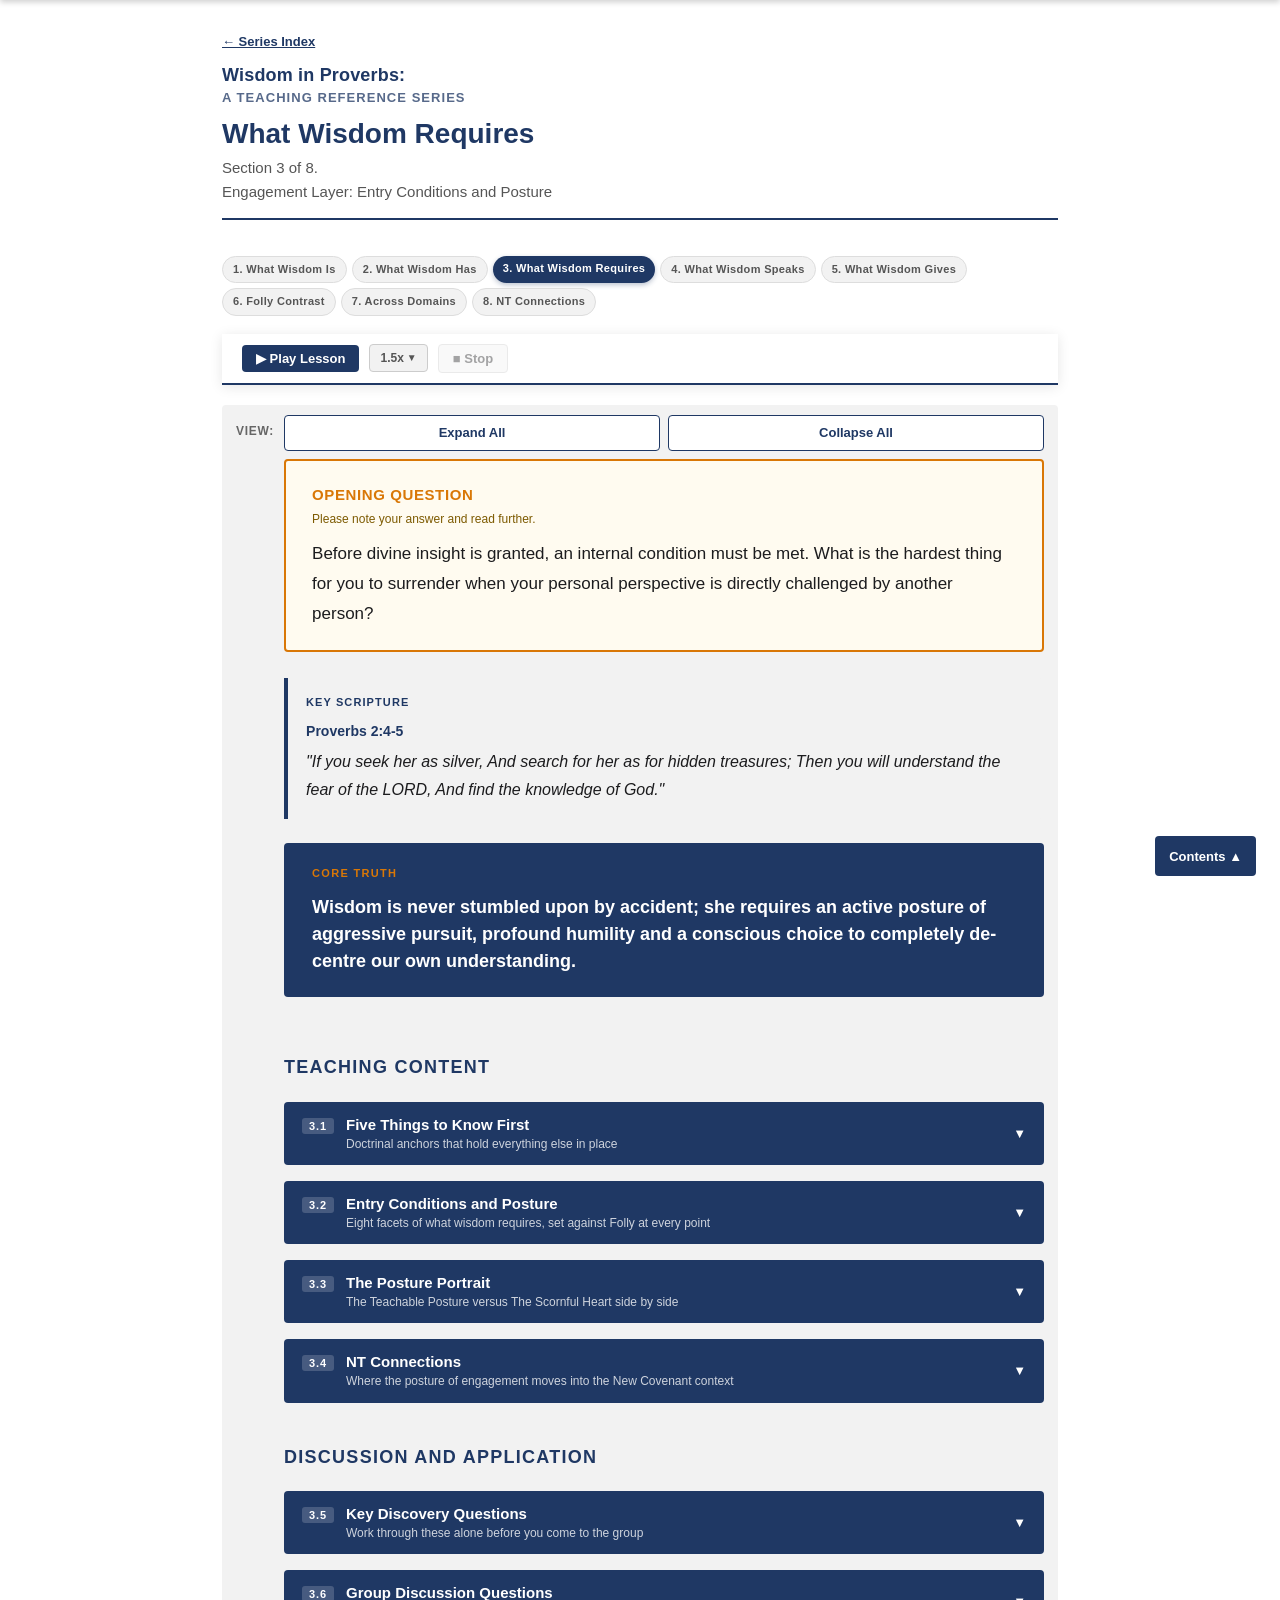
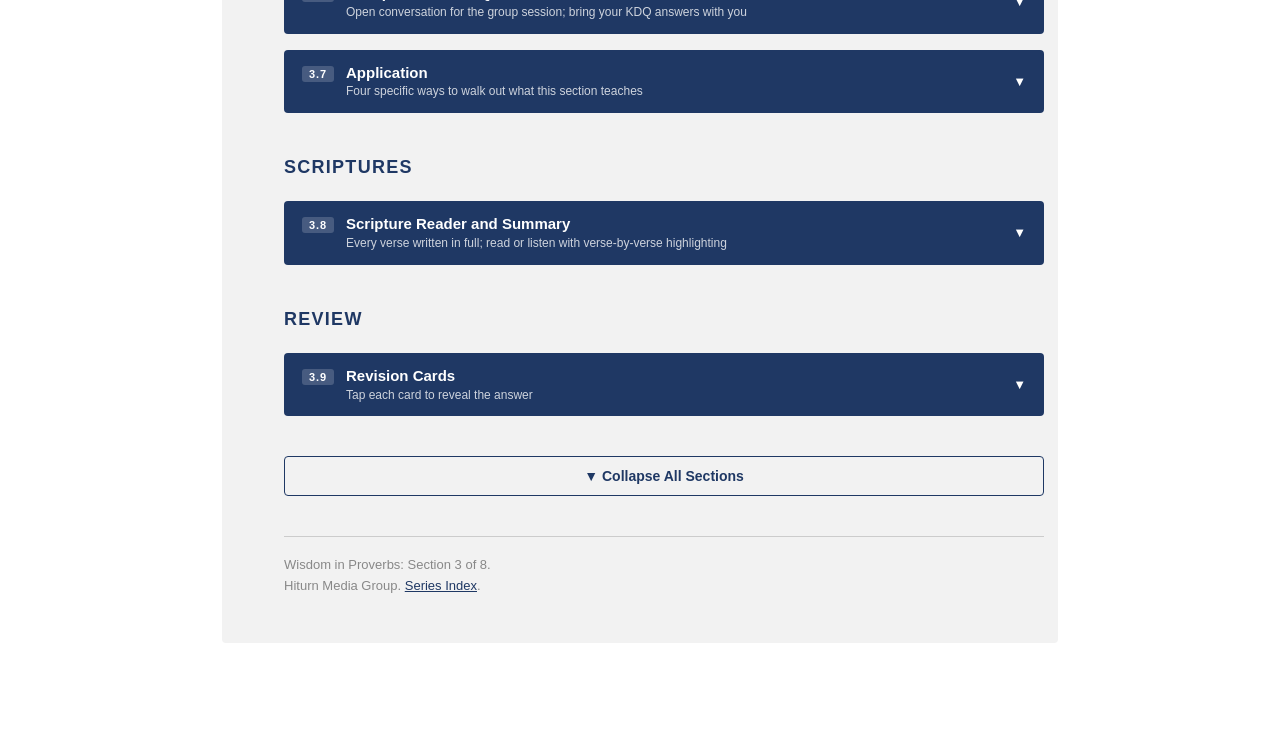
<file: wisdom-proverbs-s3-what-wisdom-requires.html>
<!DOCTYPE html>
<html lang="en">
<head>
<meta charset="UTF-8">
<meta name="viewport" content="width=device-width, initial-scale=1.0">
<link rel="icon" type="image/svg+xml" href="favicon.svg">
<link rel="stylesheet" href="wp-site.css">
<title>Wisdom in Proverbs: Section 3 — What Wisdom Requires</title>
<style>
  *, *::before, *::after { box-sizing: border-box; }
  body { margin: 0; padding: 0 16px; font-family: Arial, Helvetica, sans-serif; font-size: 15px; line-height: 1.6; font-weight: 400; color: #1c1c1e; background: #ffffff; }
  @media (min-width: 640px) { body { padding: 0 32px; } }
  @media (min-width: 900px) { body { max-width: 900px; margin: 0 auto; } }

  /* ── STICKY BAR ── */
  .sticky-bar { position: fixed; top: 0; left: 0; right: 0; background: #1F3864; color: #ffffff; z-index: 950; box-shadow: 0 2px 6px rgba(0,0,0,0.2); transform: translateY(-100%); transition: transform 0.25s ease; }
  .sticky-bar.visible { transform: translateY(0); }
  .sticky-inner { max-width: 900px; margin: 0 auto; padding: 10px 16px; display: flex; align-items: baseline; justify-content: space-between; gap: 12px; }
  @media (min-width: 640px) { .sticky-inner { padding: 10px 32px; } }
  .sticky-title { font-size: 15px; font-weight: 700; }
  .sticky-meta  { font-size: 12px; opacity: 0.7; white-space: nowrap; }

  /* ── TITLE BLOCK ── */
  .title-block { padding: 32px 0 16px; }
  .back-link { font-size: 13px; margin-bottom: 12px; }
  .back-link a { color: #1F3864; text-decoration: underline; font-weight: 700; }
  .back-link a:hover { color: #2c54a0; }
  .doc-label { margin-bottom: 8px; }
  .dl-main { display: block; font-size: 18px; font-weight: 700; color: #1F3864; letter-spacing: 0.01em; line-height: 1.2; }
  .dl-sub  { display: block; font-size: 13px; font-weight: 700; color: #1F3864; letter-spacing: 0.08em; text-transform: uppercase; opacity: 0.75; margin-top: 2px; }
  @media (max-width: 639px) { .dl-main { font-size: 28px; } }
  h1 { font-size: 26px; font-weight: 700; color: #1F3864; margin: 6px 0 5px; line-height: 1.2; }
  @media (min-width: 640px) { h1 { font-size: 28px; } }
  .subtitle { font-size: 15px; color: #555; margin: 0 0 14px; }
  .title-rule { border: none; border-top: 2px solid #1F3864; margin: 0 0 20px; }
  p { margin-bottom: 16px; }
  a { color: #1F3864; text-decoration: underline; }
  a:hover, a:focus { color: #2c54a0; outline: 2px solid #2c54a0; outline-offset: 2px; }

  /* ── ARC BAR ── */
  .arc-bar { display: flex; gap: 5px; margin: 0 0 18px; flex-wrap: wrap; }
  .arc-step { font-size: 11px; font-weight: 700; padding: 4px 10px; border-radius: 20px; letter-spacing: 0.03em; text-align: left; }
  .arc-step.active  { background: #1F3864; color: #ffffff; box-shadow: 0 2px 5px rgba(31,56,100,0.3); }
  .arc-step.inactive { background: #f2f2f2; color: #555; border: 1px solid #dddddd; cursor: pointer; }
  .arc-step.inactive a { color: inherit; text-decoration: none; }
  @media (max-width: 639px) {
    .arc-bar { display: grid; grid-template-columns: 1fr 1fr; grid-template-rows: repeat(4, auto); grid-auto-flow: column; gap: 7px; }
    .arc-step { font-size: 12px; text-align: left; padding: 10px 10px; min-height: 44px; border-radius: 6px; display: flex; align-items: center; justify-content: flex-start; }
    .arc-step.active  { background: #1F3864; color: #ffffff; border: 1.5px solid #1F3864; box-shadow: 0 4px 12px rgba(31,56,100,0.45), 0 2px 4px rgba(31,56,100,0.25); }
    .arc-step.inactive { background: #ffffff; color: #555; border: 1.5px solid #cccccc; box-shadow: 0 3px 8px rgba(0,0,0,0.15), 0 1px 3px rgba(0,0,0,0.08); }
  .arc-step.inactive a { display: flex; align-items: center; width: 100%; min-height: 44px; color: inherit; text-decoration: none; }
  }

  /* ── UTILITY BAR ── */
  .util-bar { padding: 10px 14px; background: #f2f2f2; border-radius: 4px; margin: 0 0 18px; }
  .util-inner { display: flex; gap: 10px; align-items: flex-start; }
  .util-label { font-size: 12px; font-weight: 700; color: #666; letter-spacing: 0.06em; text-transform: uppercase; white-space: nowrap; padding-top: 7px; flex-shrink: 0; }
  .util-buttons { display: flex; flex-direction: column; gap: 8px; flex: 1; }
  .util-row-1 { display: flex; gap: 8px; }
  .util-row-1 .util-btn { flex: 1; }
  .util-row-2 { display: flex; flex-direction: column; gap: 8px; }
  .util-row-2 .util-btn { width: 100%; }
  .util-btn { background: #ffffff; color: #1F3864; border: 1px solid #1F3864; padding: 6px 12px; border-radius: 4px; font-family: Arial, Helvetica, sans-serif; font-size: 13px; font-weight: 700; cursor: pointer; transition: background 0.15s, color 0.15s; min-height: 36px; }
  .util-btn:hover { background: #1F3864; color: #ffffff; }
  .util-btn:focus { outline: 2px solid #2c54a0; outline-offset: 2px; }
  .util-btn.scripture-active { background: #d97706; color: #ffffff; border-color: #d97706; }

  /* ── OPENING QUESTION ── */
  .opening-question { border: 2px solid #d97706; border-radius: 4px; padding: 20px; margin: 0 0 18px; background: #fffbf0; }
  @media (min-width: 640px) { .opening-question { padding: 22px 26px; } }
  .oq-label { margin-bottom: 10px; }
  .oq-label-primary { display: block; font-size: 15px; font-weight: 700; color: #d97706; letter-spacing: 0.04em; text-transform: uppercase; }
  .oq-label-secondary { display: block; font-size: 12px; color: #7d5a00; margin-top: 3px; }
  .oq-text { font-size: 16px; line-height: 1.75; color: #1c1c1e; margin: 0; font-weight: 500; }
  @media (min-width: 640px) { .oq-text { font-size: 17px; } }

  /* ── KEY SCRIPTURE ── */
  .key-scripture { border-left: 4px solid #1F3864; background: #f2f2f2; padding: 16px 18px; margin: 0 0 16px; border-radius: 0 4px 4px 0; }
  .ks-label { font-size: 11px; font-weight: 700; letter-spacing: 0.1em; text-transform: uppercase; color: #1F3864; margin-bottom: 8px; }
  .ks-ref   { font-size: 14px; font-weight: 700; color: #1F3864; margin-bottom: 6px; }
  .ks-text  { font-size: 16px; font-style: italic; line-height: 1.7; color: #1c1c1e; margin: 0; }

  /* ── CORE TRUTH ── */
  .core-truth-box { background: #1F3864; border-radius: 4px; padding: 20px 22px; margin: 0 0 24px; text-align: left; }
  @media (min-width: 640px) { .core-truth-box { padding: 22px 28px; } }
  .core-truth-label     { font-size: 11px; font-weight: 700; letter-spacing: 0.12em; text-transform: uppercase; color: #d97706; margin: 0 0 12px; }
  .core-truth-statement { font-size: 16px; font-weight: 700; color: #ffffff; line-height: 1.5; margin: 0; }
  @media (min-width: 640px) { .core-truth-statement { font-size: 18px; } }

  /* ── GROUP DIVIDERS ── */
  .group-divider { padding: 24px 0 6px; margin: 0 0 6px; }
  .group-divider-label { display: block; font-size: 18px; font-weight: 700; color: #1F3864; letter-spacing: 0.07em; text-transform: uppercase; }

  /* ── ACCORDION ── */
  .acc-unit { margin-bottom: 8px; }
  .acc-btn { display: flex; align-items: center; gap: 10px; width: 100%; background: #1F3864; color: #ffffff; border: none; padding: 12px 16px; font-family: Arial, Helvetica, sans-serif; cursor: pointer; border-radius: 4px; text-align: left; transition: background 0.15s; min-height: 52px; }
  @media (min-width: 640px) { .acc-btn { padding: 13px 18px; gap: 12px; } }
  .acc-btn:hover { background: #2c54a0; }
  .acc-btn:focus { outline: 2px solid #2c54a0; outline-offset: 2px; }
  .acc-pill { font-size: 11px; font-weight: 700; letter-spacing: 0.08em; background: rgba(255,255,255,0.18); padding: 2px 7px; border-radius: 3px; white-space: nowrap; flex-shrink: 0; text-transform: uppercase; align-self: flex-start; margin-top: 3px; }
  .acc-title-block { flex: 1; display: flex; flex-direction: column; gap: 2px; }
  .acc-title { font-size: 14px; font-weight: 700; line-height: 1.3; }
  @media (min-width: 640px) { .acc-title { font-size: 15px; } }
  .acc-subtitle { font-size: 12px; font-weight: 400; opacity: 0.78; line-height: 1.3; }
  .acc-chevron { font-size: 13px; transition: transform 0.25s ease; flex-shrink: 0; margin-left: 4px; align-self: center; }
  .acc-btn[aria-expanded="true"] .acc-chevron { transform: rotateY(180deg); }
  .acc-body { display: none; border: 1px solid #cccccc; border-top: none; border-radius: 0 0 4px 4px; padding: 18px 16px 16px; background: #ffffff; margin-bottom: 2px; }
  @media (min-width: 640px) { .acc-body { padding: 22px 20px 18px; } }
  .acc-body.open { display: block; }

  /* ── MINIMISE BUTTON ── */
  .acc-body-footer { display: flex; justify-content: flex-end; margin-top: 16px; padding-top: 12px; border-top: 1px solid #eeeeee; }
  .acc-collapse-btn { background: #f2f2f2; border: 1px solid #cccccc; color: #555; padding: 5px 12px; border-radius: 4px; font-size: 12px; font-weight: 700; cursor: pointer; font-family: Arial, Helvetica, sans-serif; display: flex; align-items: center; gap: 6px; min-height: 32px; }
  .acc-collapse-btn:hover { background: #e0e0e0; }
  .acc-collapse-btn:focus { outline: 2px solid #2c54a0; outline-offset: 2px; }

  /* ── CRIB PANEL ── */
  .crib-inner { border-left: 4px solid #1F3864; background: #f0f4fb; border-radius: 0 4px 4px 0; padding: 14px 16px; }
  @media (min-width: 640px) { .crib-inner { padding: 16px 18px; } }
  .crib-inner h3 { font-size: 11px; font-weight: 700; letter-spacing: 0.09em; text-transform: uppercase; color: #1F3864; border-bottom: none; padding-bottom: 0; margin-top: 0; margin-bottom: 12px; }
  .crib-inner ol { margin: 0; padding-left: 20px; }
  .crib-inner li { margin-bottom: 12px; line-height: 1.65; font-size: 14px; color: #1c1c1e; }
  @media (min-width: 640px) { .crib-inner li { font-size: 15px; } }
  .crib-ref { font-size: 12px; color: #1F3864; opacity: 0.65; margin-left: 4px; }

  /* ── TABLES ── */
  .table-wrap { overflow-x: auto; margin-bottom: 20px; -webkit-overflow-scrolling: touch; }
  table { width: 100%; border-collapse: collapse; font-size: 14px; }
  thead tr { background: #1F3864; color: #ffffff; }
  thead th { padding: 10px 12px; font-size: 13px; font-weight: 700; letter-spacing: 0.04em; text-align: left; border: 1px solid #cccccc; }
  @media (min-width: 640px) { thead th { padding: 10px 14px; font-size: 14px; } }
  tbody tr:nth-child(odd)  { background: #ffffff; }
  tbody tr:nth-child(even) { background: #f2f2f2; }
  tbody td { padding: 9px 12px; border: 1px solid #cccccc; vertical-align: top; font-size: 13px; }
  @media (min-width: 640px) { tbody td { padding: 10px 14px; font-size: 14px; } }
  td.label-cell { background: #f2f2f2; font-weight: 700; }
  td.verse-cell { background: #f0f4fb !important; border-left: 3px solid #1F3864; }
  .verse-snippet { font-style: italic; color: #1c1c1e; font-weight: 500; }
  td.folly-cell { color: #7d3a00; }
  td.note-cell  { color: #444; }

  @media (max-width: 639px) {
    .resp-table thead { display: none; }
    .resp-table tbody tr { display: block; border: 1px solid #cccccc; border-radius: 4px; margin-bottom: 14px; overflow: hidden; }
    .resp-table tbody td { display: block; border: none; border-bottom: 1px solid #eeeeee; padding: 8px 14px; background: #ffffff !important; font-size: 14px; }
    .resp-table tbody td:last-child { border-bottom: none; }
    .resp-table tbody td::before { content: attr(data-label); display: block; font-size: 10px; font-weight: 700; text-transform: uppercase; letter-spacing: 0.08em; color: #888; margin-bottom: 3px; }
    .resp-table tbody td.label-cell { background: #dce8f5 !important; color: #1F3864; font-size: 14px; font-weight: 700; padding: 10px 14px; border-left: 4px solid #1F3864; }
    .resp-table tbody td.label-cell::before { display: none; }
    .resp-table tbody td.verse-cell { background: #f0f4fb !important; border-left: 3px solid #1F3864; }
    .resp-table tbody td.folly-cell { background: #f5f5f5 !important; color: #7d3a00; }
  }

  /* ── CALLOUT BOXES ── */
  .callout { padding: 12px 14px; margin: 16px 0; }
  @media (min-width: 640px) { .callout { padding: 12px 16px; } }
  .callout-note    { border-left: 4px solid #d97706; background: #fffbf0; }
  .callout-depth   { border-left: 4px solid #1F3864; background: #f0f4fb; }
  .callout-caution { border-left: 4px solid #8b0000; background: #fdf0f0; }
  .callout-label { font-size: 11px; font-weight: 700; letter-spacing: 0.09em; text-transform: uppercase; margin-bottom: 5px; }
  .callout-note    .callout-label { color: #7d5a00; }
  .callout-depth   .callout-label { color: #1F3864; }
  .callout-caution .callout-label { color: #8b0000; }
  .callout p { margin: 0; font-size: 14px; line-height: 1.6; }

  /* ── WISDOM SUMMARY ── */
  .wisdom-summary { border: 1px solid #d97706; border-top: 3px solid #d97706; border-radius: 4px; padding: 16px 18px; margin: 20px 0; background: #ffffff; }
  @media (min-width: 640px) { .wisdom-summary { padding: 18px 20px; } }
  .wisdom-summary-heading { font-size: 13px; font-weight: 700; color: #d97706; letter-spacing: 0.07em; text-transform: uppercase; margin: 0 0 12px; }
  .wisdom-summary ol { margin: 0; padding-left: 20px; }
  .wisdom-summary li { font-size: 14px; line-height: 1.65; margin-bottom: 8px; color: #1c1c1e; }
  .wisdom-summary li:last-child { margin-bottom: 0; }

  /* ── KDQ ── */
  .kdq-block { border: 2px solid #1F3864; border-radius: 4px; overflow: hidden; margin: 6px 0; }
  .kdq-header { background: #1F3864; color: #ffffff; padding: 12px 16px; }
  @media (min-width: 640px) { .kdq-header { padding: 12px 20px; } }
  .kdq-header-title { font-size: 13px; font-weight: 700; letter-spacing: 0.05em; text-transform: uppercase; margin: 0; }
  @media (min-width: 640px) { .kdq-header-title { font-size: 14px; } }
  .kdq-header-sub { font-size: 12px; opacity: 0.78; margin: 3px 0 0; }
  .kdq-questions { padding: 6px 16px 14px; }
  @media (min-width: 640px) { .kdq-questions { padding: 8px 20px 16px; } }
  .kdq-question { display: flex; gap: 12px; align-items: flex-start; padding: 12px 0; border-bottom: 1px solid #eeeeee; }
  @media (min-width: 640px) { .kdq-question { gap: 14px; padding: 14px 0; } }
  .kdq-question:last-child { border-bottom: none; }
  .kdq-num { background: #1F3864; color: #ffffff; border-radius: 50%; width: 26px; height: 26px; min-width: 26px; display: flex; align-items: center; justify-content: center; font-size: 12px; font-weight: 700; flex-shrink: 0; margin-top: 2px; }
  @media (min-width: 640px) { .kdq-num { width: 28px; height: 28px; min-width: 28px; font-size: 13px; margin-top: 1px; } }
  .kdq-body { flex: 1; display: flex; flex-direction: column; gap: 8px; }
  .kdq-text { font-size: 14px; line-height: 1.65; }
  @media (min-width: 640px) { .kdq-text { font-size: 15px; } }

  /* ── FILLABLE ANSWERS ── */
  .fillable { min-height: 56px; outline: none; background: #fffbf0; border-radius: 3px; border: 1px solid #e0d0b0; padding: 6px 8px; font-family: Arial, Helvetica, sans-serif; font-size: 14px; line-height: 1.5; color: #1c1c1e; display: block; width: 100%; transition: background 0.15s; }
  .fillable:focus { background: #fff8e1; outline: 2px solid #d97706; outline-offset: 0; }
  .fillable:empty::before { content: attr(data-placeholder); color: #bbb; pointer-events: none; font-style: italic; }
  .answers-toolbar { display: flex; gap: 10px; flex-wrap: wrap; align-items: center; margin: 16px 16px 4px; padding-bottom: 4px; }
  @media (min-width: 640px) { .answers-toolbar { margin: 16px 20px 4px; } }
  .answers-toolbar button { background: #1F3864; color: #ffffff; border: none; border-radius: 4px; padding: 7px 14px; font-size: 13px; font-weight: 700; font-family: Arial, Helvetica, sans-serif; cursor: pointer; min-height: 34px; }
  .answers-toolbar button:hover { background: #2c54a0; }
  .answers-toolbar button:focus { outline: 2px solid #2c54a0; outline-offset: 2px; }
  .answers-toolbar .clear-btn { background: #ffffff; color: #8b0000; border: 1px solid #8b0000; }
  .answers-toolbar .clear-btn:hover { background: #fce8e8; }
  .answers-note { font-size: 12px; color: #777; margin: 4px 16px 0; }
  @media (min-width: 640px) { .answers-note { margin: 4px 20px 0; } }

  /* ── GDQ ── */
  .gdq-block { border: 2px solid #0d7377; border-radius: 4px; overflow: hidden; margin: 6px 0; }
  .gdq-header { background: #0d7377; color: #ffffff; padding: 12px 16px; }
  @media (min-width: 640px) { .gdq-header { padding: 12px 20px; } }
  .gdq-header-title { font-size: 13px; font-weight: 700; letter-spacing: 0.05em; text-transform: uppercase; margin: 0; }
  @media (min-width: 640px) { .gdq-header-title { font-size: 14px; } }
  .gdq-header-sub { font-size: 12px; opacity: 0.85; margin: 3px 0 0; }
  .gdq-questions { padding: 6px 16px 14px; }
  @media (min-width: 640px) { .gdq-questions { padding: 8px 20px 16px; } }
  .gdq-question { display: flex; gap: 12px; align-items: flex-start; padding: 12px 0; border-bottom: 1px solid #e0f0f0; }
  @media (min-width: 640px) { .gdq-question { gap: 14px; padding: 14px 0; } }
  .gdq-question:last-child { border-bottom: none; }
  .gdq-num { background: #0d7377; color: #ffffff; border-radius: 50%; width: 26px; height: 26px; min-width: 26px; display: flex; align-items: center; justify-content: center; font-size: 12px; font-weight: 700; flex-shrink: 0; margin-top: 2px; }
  @media (min-width: 640px) { .gdq-num { width: 28px; height: 28px; min-width: 28px; font-size: 13px; margin-top: 1px; } }
  .gdq-text { font-size: 14px; line-height: 1.65; }
  @media (min-width: 640px) { .gdq-text { font-size: 15px; } }

  /* ── APPLICATION ── */
  .app-intro { font-size: 14px; color: #555; margin: 0 0 14px; font-style: italic; }
  .app-item { display: flex; gap: 14px; align-items: flex-start; padding: 14px 0; border-bottom: 1px solid #eeeeee; }
  @media (min-width: 640px) { .app-item { gap: 16px; padding: 16px 0; } }
  .app-item:last-child { border-bottom: none; }
  .app-num { background: #1F3864; color: #ffffff; border-radius: 4px; min-width: 30px; height: 30px; display: flex; align-items: center; justify-content: center; font-size: 13px; font-weight: 700; flex-shrink: 0; margin-top: 2px; }
  @media (min-width: 640px) { .app-num { min-width: 32px; height: 32px; } }
  .app-body { flex: 1; }
  .app-title { font-size: 14px; font-weight: 700; color: #1F3864; margin: 0 0 4px; }
  @media (min-width: 640px) { .app-title { font-size: 15px; } }
  .app-desc { font-size: 14px; line-height: 1.65; color: #1c1c1e; margin: 0; }
  .nt-forward-note { font-size: 13px; color: #555; border-top: 1px solid #eeeeee; padding-top: 12px; margin-top: 16px; font-style: italic; }

  /* ── SCRIPTURE READER ── */
  .scripture-reader-intro { margin-bottom: 18px; padding-bottom: 16px; border-bottom: 1px solid #cccccc; }
  .scripture-reader-intro p { margin: 0; font-size: 14px; color: #555; line-height: 1.6; }
  .scripture-group-header { display: flex; align-items: center; justify-content: space-between; gap: 12px; margin: 18px 0 4px; border-bottom: 2px solid #1F3864; padding-bottom: 5px; }
  .scripture-group-header .scripture-group-label { margin: 0; border-bottom: none; padding-bottom: 0; }
  .read-aloud-controls { display: flex; gap: 8px; align-items: center; flex-wrap: wrap; flex-shrink: 0; }
  .read-aloud-btn { background: #1F3864; color: #ffffff; border: none; padding: 7px 14px; border-radius: 4px; font-family: Arial, Helvetica, sans-serif; font-size: 13px; font-weight: 700; cursor: pointer; transition: background 0.15s; min-height: 36px; }
  .read-aloud-btn:hover { background: #2c54a0; }
  .read-aloud-btn:focus { outline: 2px solid #2c54a0; outline-offset: 2px; }
  .read-aloud-btn.stop { background: #8b0000; }
  .read-aloud-btn.paused { background: #d97706; }
  .reading-counter { font-size: 12px; color: #888; display: none; }
  .reading-counter.visible { display: block; }
  .scripture-group-label { font-size: 14px; font-weight: 700; letter-spacing: 0.1em; text-transform: uppercase; color: #1F3864; border-bottom: 2px solid #1F3864; padding-bottom: 5px; margin: 22px 0 4px; }
  .scripture-entry { padding: 12px 0 12px 10px; border-bottom: 1px solid #eeeeee; border-left: 3px solid transparent; transition: background 0.3s, border-left-color 0.3s; }
  @media (min-width: 640px) { .scripture-entry { padding: 14px 0 14px 12px; } }
  .scripture-entry:last-child { border-bottom: none; }
  
  #scripture-summary-block.reading-active { background: #f0f4fb; border-left: 3px solid #1F3864; padding-left: 10px; transition: background 0.3s; }
  .scripture-entry.reading-active { background: #f0f4fb; border-left-color: #1F3864; }
  .scripture-ref  { font-size: 13px; font-weight: 700; color: #1F3864; letter-spacing: 0.03em; margin-bottom: 5px; }
  .scripture-text { font-size: 15px; line-height: 1.8; color: #1c1c1e; font-style: italic; }
  @media (min-width: 640px) { .scripture-text { font-size: 16px; } }

  /* ── REVISION CARDS ── */
  .flashcard-hint { font-size: 12px; color: #888; margin: 0 0 12px; }
  .flashcard-grid { display: grid; grid-template-columns: repeat(auto-fill, minmax(260px, 1fr)); gap: 16px; margin: 4px 0 16px; }
  .flashcard { height: 190px; perspective: 1000px; cursor: pointer; }
  .flashcard-inner { position: relative; width: 100%; height: 100%; transform-style: preserve-3d; transition: transform 0.45s ease; border-radius: 6px; }
  .flashcard.flipped .flashcard-inner { transform: rotateY(180deg); }
  .flashcard-front, .flashcard-back { position: absolute; width: 100%; height: 100%; backface-visibility: hidden; -webkit-backface-visibility: hidden; border-radius: 6px; padding: 16px; display: flex; flex-direction: column; justify-content: center; }
  .flashcard-front { background: #ffffff; border: 2px solid #1F3864; }
  .flashcard-back  { background: #1F3864; transform: rotateY(180deg); }
  .fc-prompt { font-size: 14px; font-weight: 700; color: #1F3864; margin: 0 0 8px; line-height: 1.4; }
  .fc-ref     { font-size: 12px; color: #2c54a0; font-weight: 700; margin: 0; letter-spacing: 0.05em; }
  .fc-verse   { font-size: 13px; color: #e8e4dc; font-style: italic; margin: 0 0 8px; line-height: 1.5; }
  .fc-ref-back { font-size: 12px; color: #d97706; font-weight: 700; margin: 0; letter-spacing: 0.04em; }

  /* ── BOTTOM CONTROLS ── */
  .bottom-controls { padding: 24px 0 0; }
  .bottom-collapse-btn { width: 100%; background: #f2f2f2; color: #1F3864; border: 1px solid #1F3864; padding: 11px 16px; border-radius: 4px; font-family: Arial, Helvetica, sans-serif; font-size: 14px; font-weight: 700; cursor: pointer; transition: background 0.15s, color 0.15s; }
  .bottom-collapse-btn:hover { background: #1F3864; color: #ffffff; }

  /* ── FLOATING TOC ── */
  #toc-container { position: fixed; bottom: 20px; right: 16px; z-index: 1000; }
  @media (min-width: 640px) { #toc-container { bottom: 24px; right: 24px; } }
  #toc-toggle { background: #1F3864; color: #ffffff; border: none; padding: 9px 14px; border-radius: 4px; font-family: Arial, Helvetica, sans-serif; font-size: 13px; font-weight: 700; cursor: pointer; min-height: 40px; }
  @media (max-width: 639px) { #toc-container { bottom: 14px; right: 10px; } #toc-toggle { font-size: 11px; padding: 6px 10px; min-height: 32px; border-radius: 20px; background: rgba(31,56,100,0.9); } }
  #toc-toggle:focus { outline: 2px solid #2c54a0; outline-offset: 2px; }
  #toc-menu { display: none; background: #1F3864; border-radius: 4px; padding: 8px 0; margin-bottom: 8px; min-width: 220px; max-width: 85vw; max-height: 60vh; overflow-y: auto; }
  @media (min-width: 640px) { #toc-menu { min-width: 240px; } }
  #toc-menu a { display: flex; flex-direction: column; justify-content: center; color: #ffffff; text-decoration: none; padding: 9px 14px; font-size: 13px; cursor: pointer; line-height: 1.3; min-height: 44px; }
  #toc-menu a .toc-sub { font-size: 11px; opacity: 0.7; margin-top: 1px; }
  #toc-menu a:hover { background: #2c54a0; }
  .toc-divider { font-size: 10px; font-weight: 700; letter-spacing: 0.1em; text-transform: uppercase; color: rgba(255,255,255,0.45); padding: 8px 14px 3px; }

  /* ── FOOTER ── */
  .page-footer { font-size: 13px; color: #888; border-top: 1px solid #cccccc; padding: 18px 0 36px; margin-top: 32px; }
/* ── PRINT ── */
  @media print {
    #toc-container, .util-bar, .read-aloud-controls, .back-link, .arc-bar, .sticky-bar, .acc-body-footer, .bottom-controls, .answers-toolbar, .wp-audio-panel { display: none; }
    .acc-body { display: block !important; }
    .acc-btn, .crib-inner, .kdq-header, .gdq-header, .core-truth-box { -webkit-print-color-adjust: exact; print-color-adjust: exact; }
    .flashcard-front { border: 1px solid #cccccc; }
    .flashcard-back { background: #f2f2f2 !important; }
    .fc-verse, .fc-ref-back { color: #1c1c1e !important; }
  }
</style>
</head>
<body data-wp-page="lesson">

<!-- STICKY BAR -->
<div class="sticky-bar" id="sticky-bar" aria-hidden="true">
  <div class="sticky-inner">
    <span class="sticky-title">What Wisdom Requires</span>
    <span class="sticky-meta">Section 3 of 8</span>
  </div>
</div>

<!-- TITLE BLOCK -->
<div class="title-block" id="title-block">
  <div class="back-link"><a href="index.html">&#8592; Series Index</a></div>
  <div class="doc-label">
    <span class="dl-main">Wisdom in Proverbs:</span>
    <span class="dl-sub">A Teaching Reference Series</span>
  </div>
  <h1>What Wisdom Requires</h1>
  <p class="subtitle">Section 3 of 8.<br>Engagement Layer: Entry Conditions and Posture</p>
  <hr class="title-rule">
</div>

<!-- ARC BAR -->
<div class="arc-bar" aria-label="Series progress">
  <span class="arc-step inactive" title="Go to Section 1"><a href="wisdom-proverbs-s1-what-wisdom-is.html">1. What Wisdom Is</a></span>
  <span class="arc-step inactive" title="Go to Section 2"><a href="wisdom-proverbs-s2-what-wisdom-has.html">2. What Wisdom Has</a></span>
  <span class="arc-step active">3. What Wisdom Requires</span>
  <span class="arc-step inactive" title="Go to Section 4"><a href="wisdom-proverbs-s4-what-wisdom-speaks.html">4. What Wisdom Speaks</a></span>
  <span class="arc-step inactive" title="Go to Section 5"><a href="wisdom-proverbs-s5-what-wisdom-gives.html">5. What Wisdom Gives</a></span>
  <span class="arc-step inactive" title="Go to Section 6"><a href="wisdom-proverbs-s6-folly-contrast.html">6. Folly Contrast</a></span>
  <span class="arc-step inactive" title="Go to Section 7"><a href="wisdom-proverbs-s7-across-domains.html">7. Across Domains</a></span>
  <span class="arc-step inactive" title="Go to Section 8"><a href="wisdom-proverbs-s8-nt-connections.html">8. NT Connections</a></span>
</div>

<script type="application/json" id="wp-lesson-meta">{"intro":"Welcome to Section Three: What Wisdom Requires. Let's start with an honest question. How do you actually pursue the things that matter most to you? Not how you think you should. How you actually do. Most people approach wisdom the way they approach most things; waiting for it to arrive. Proverbs has no patience for that. In this section you will find that wisdom has entry conditions. She does not descend on the passive observer. She is sought. She is cried for. She is found at the cost of pride, convenience and the kind of self-sufficiency that closes the ear before the instruction has finished speaking. This section will tell you exactly what that pursuit looks like. And it will ask you what you are actually willing to give up. Section three is where the journey gets honest. It is my prayer that the God of our Lord Jesus Christ, the Father of glory, may give you the Spirit of wisdom and of revelation in the knowledge of him as you study to apply His preserved book of Wisdom.","downloadSlug":"wip-s3-what-wisdom-requires"}</script>
<!-- AUDIO PANEL -->
<div class="wp-audio-panel" role="region" aria-label="Audio controls">
  <div class="wp-audio-inner">
    <button class="wp-audio-btn wp-btn-play-main" id="wp-btn-play-main" type="button" aria-label="Play entire lesson">&#9654; Play Lesson</button>
    <div class="wp-speed-dropdown">
      <button class="wp-speed-toggle" type="button" id="wp-speed-toggle" aria-expanded="false" aria-haspopup="listbox" aria-controls="wp-speed-menu" aria-label="Playback speed"><span class="wp-speed-value">1.5x</span><span class="wp-speed-chevron" aria-hidden="true">&#9660;</span></button>
      <ul class="wp-speed-menu" id="wp-speed-menu" role="listbox" hidden>
        <li role="presentation"><button type="button" class="wp-speed-option" role="option" data-rate="1" aria-selected="false">1.0x</button></li>
        <li role="presentation"><button type="button" class="wp-speed-option" role="option" data-rate="1.25" aria-selected="false">1.25x</button></li>
        <li role="presentation"><button type="button" class="wp-speed-option active" role="option" data-rate="1.5" aria-selected="true">1.5x</button></li>
        <li role="presentation"><button type="button" class="wp-speed-option" role="option" data-rate="1.75" aria-selected="false">1.75x</button></li>
        <li role="presentation"><button type="button" class="wp-speed-option" role="option" data-rate="2" aria-selected="false">2.0x</button></li>
      </ul>
    </div>
    <button class="wp-audio-btn wp-btn-stop" id="wp-btn-stop" type="button" aria-label="Stop playback" disabled>&#9632; Stop</button>
    <span class="wp-audio-progress" id="wp-audio-progress" aria-live="polite"></span>
  </div>
</div>
<!-- UTILITY BAR -->
<div class="util-bar">
  <div class="util-inner">
    <span class="util-label">View:</span>
    <div class="util-buttons">
      <div class="util-row-1">
        <button class="util-btn" id="btn-expand-all">Expand All</button>
        <button class="util-btn" id="btn-collapse-all">Collapse All</button>
      </div>

<!-- OPENING QUESTION -->
<div class="opening-question" id="opening-q">
  <div class="oq-label">
    <span class="oq-label-primary">Opening Question</span>
    <span class="oq-label-secondary">Please note your answer and read further.</span>
  </div>
  <p class="oq-text">Before divine insight is granted, an internal condition must be met. What is the hardest thing for you to surrender when your personal perspective is directly challenged by another person?</p>
</div>

<!-- KEY SCRIPTURE -->
<div class="key-scripture">
  <div class="ks-label">Key Scripture</div>
  <div class="ks-ref">Proverbs 2:4-5</div>
  <p class="ks-text">"If you seek her as silver, And search for her as for hidden treasures; Then you will understand the fear of the LORD, And find the knowledge of God."</p>
</div>

<!-- CORE TRUTH -->
<div class="core-truth-box">
  <div class="core-truth-label">Core Truth</div>
  <p class="core-truth-statement">Wisdom is never stumbled upon by accident; she requires an active posture of aggressive pursuit, profound humility and a conscious choice to completely de-centre our own understanding.</p>
</div>

<!-- TEACHING CONTENT GROUP -->
<div class="group-divider"><span class="group-divider-label">Teaching Content</span></div>

<!-- 3.1 -->
<div class="acc-unit" id="unit-crib">
  <button class="acc-btn" aria-expanded="false" aria-controls="body-crib" id="btn-crib">
    <span class="acc-pill">3.1</span>
    <div class="acc-title-block">
      <span class="acc-title">Five Things to Know First</span>
      <span class="acc-subtitle">Doctrinal anchors that hold everything else in place</span>
    </div>
    <span class="acc-chevron" aria-hidden="true">▼</span>
  </button>
  <div class="acc-body" id="body-crib" role="region" aria-labelledby="btn-crib">
    <div class="crib-inner">
      <h3>Five Foundations</h3>
      <ol>
        <li>Wisdom demands a deliberate entry condition; it does not passively distil upon the unengaged mind. <span class="crib-ref">(2:1-2)</span></li>
        <li>Intrepid value assessment is non-negotiable; you must pursue insight with the same structural intensity as prospecting for silver. <span class="crib-ref">(2:4)</span></li>
        <li>Vocal vulnerability is mandatory; the student must actively cry out for discernment rather than assuming self-sufficiency. <span class="crib-ref">(2:3)</span></li>
        <li>Internal storage precedes external execution; commands must be consciously treasured deep within the subconscious layers. <span class="crib-ref">(2:1)</span></li>
        <li>Total humility operates as the absolute prerequisite for spiritual honour; arrogance completely inoculates the soul against instruction. <span class="crib-ref">(15:33)</span></li>
      </ol>
    </div>
    <div style="border-top:2px solid #1F3864;margin:28px 0 0;padding-top:20px;">
      <div class="wisdom-summary">
      <div class="wisdom-summary-heading">In Summary: What Wisdom Requires</div>
      <ol>
        <li>An un-defensive willingness to receive correction.</li>
        <li>An intentional storage space for corporate truth.</li>
        <li>A physically inclined ear that ignores secular flattery.</li>
        <li>A heart forced into total submission away from basic impulses.</li>
        <li>A vocal cry that signals personal bankruptcy.</li>
        <li>An economic valuation equivalent to prospecting precious metals.</li>
        <li>An unceasing excavation down below the surface text.</li>
        <li>Profound baseline humility that eliminates personal pride.</li>
      </ol>
    </div>
    </div>

    <div class="acc-body-footer">
      <button class="acc-collapse-btn" data-target="body-crib" aria-label="Minimise this section">&#9650; Minimise</button>
    </div>
  </div>
</div>

<!-- 3.2 -->
<div class="acc-unit" id="unit-identity">
  <button class="acc-btn" aria-expanded="false" aria-controls="body-identity" id="btn-identity">
    <span class="acc-pill">3.2</span>
    <div class="acc-title-block">
      <span class="acc-title">Entry Conditions and Posture</span>
      <span class="acc-subtitle">Eight facets of what wisdom requires, set against Folly at every point</span>
    </div>
    <span class="acc-chevron" aria-hidden="true">▼</span>
  </button>
  <div class="acc-body" id="body-identity" role="region" aria-labelledby="btn-identity">
    <div class="callout callout-depth">
      <div class="callout-label">Depth</div>
      <p>The conditional grammar of Proverbs 2 uses structured formatting. The phrase "if you receive" hooks directly into the conclusion "then you will understand". God does not reveal the code of reality to casual observers. The requirements form a filtration system that separates the casual admirer from the committed disciple.</p>
    </div>
    <div class="table-wrap">
      <table class="resp-table">
        <thead>
          <tr><th>Facet</th><th>Verse Snippet</th><th>Folly Contrast</th><th>Teaching Note</th></tr>
        </thead>
        <tbody>
          <tr>
            <td class="label-cell" data-label="Facet">Receiving words (2:1)</td>
            <td class="verse-cell" data-label="Verse Snippet"><span class="verse-snippet">"if you receive my words"</span></td>
            <td class="folly-cell" data-label="Folly Contrast">The fool rejects correction instantly (1:22)</td>
            <td class="note-cell"  data-label="Teaching Note">True illumination begins with an open, non-defensive cognitive filter.</td>
          </tr>
          <tr>
            <td class="label-cell" data-label="Facet">Treasuring commands (2:1)</td>
            <td class="verse-cell" data-label="Verse Snippet"><span class="verse-snippet">"treasure my commands within you"</span></td>
            <td class="folly-cell" data-label="Folly Contrast">Folly leaks truth through total carelessness (17:16)</td>
            <td class="note-cell"  data-label="Teaching Note">Retention requires an intentional internal storage mechanism.</td>
          </tr>
          <tr>
            <td class="label-cell" data-label="Facet">Inclining the ear (2:2)</td>
            <td class="verse-cell" data-label="Verse Snippet"><span class="verse-snippet">"incline your ear to wisdom"</span></td>
            <td class="folly-cell" data-label="Folly Contrast">The proud ear tunes into flattery alone (26:12)</td>
            <td class="note-cell"  data-label="Teaching Note">A deliberate physical and mental posture of concentrated attention.</td>
          </tr>
          <tr>
            <td class="label-cell" data-label="Facet">Applying the heart (2:2)</td>
            <td class="verse-cell" data-label="Verse Snippet"><span class="verse-snippet">"apply your heart to understanding"</span></td>
            <td class="folly-cell" data-label="Folly Contrast">The wayward heart follows native emotional impulses (28:26)</td>
            <td class="note-cell"  data-label="Teaching Note">Forcing the core emotional centre to align with divine truth.</td>
          </tr>
          <tr>
            <td class="label-cell" data-label="Facet">Invoking discernment (2:3)</td>
            <td class="verse-cell" data-label="Verse Snippet"><span class="verse-snippet">"cry out for discernment"</span></td>
            <td class="folly-cell" data-label="Folly Contrast">The arrogant assume their baseline perception is flawless (18:2)</td>
            <td class="note-cell"  data-label="Teaching Note">An admission of personal lack expressed through vocal prayer.</td>
          </tr>
          <tr>
            <td class="label-cell" data-label="Facet">Seeking like silver (2:4)</td>
            <td class="verse-cell" data-label="Verse Snippet"><span class="verse-snippet">"seek her as silver"</span></td>
            <td class="folly-cell" data-label="Folly Contrast">Folly values cheap, instantaneous dopamine over deep value (14:15)</td>
            <td class="note-cell"  data-label="Teaching Note">Treating spiritual insight as a primary, high-value economic asset class.</td>
          </tr>
          <tr>
            <td class="label-cell" data-label="Facet">Searching for treasure (2:4)</td>
            <td class="verse-cell" data-label="Verse Snippet"><span class="verse-snippet">"search for her as for hidden treasures"</span></td>
            <td class="folly-cell" data-label="Folly Contrast">The lazy expect premium assets to sit on the surface (10:4)</td>
            <td class="note-cell"  data-label="Teaching Note">A continuous excavation process that refuses to abandon the search.</td>
          </tr>
          <tr>
            <td class="label-cell" data-label="Facet">The Humility Anchor (15:33)</td>
            <td class="verse-cell" data-label="Verse Snippet"><span class="verse-snippet">"before honor is humility"</span></td>
            <td class="folly-cell" data-label="Folly Contrast">Pride guarantees a swift, catastrophic downfall (11:2)</td>
            <td class="note-cell"  data-label="Teaching Note">God structurally bars the proud mind from accessing functional insight.</td>
          </tr>
        </tbody>
      </table>
    </div>
    <div class="wisdom-summary">
      <div class="wisdom-summary-heading">In Summary: What Wisdom Requires</div>
      <ol>
        <li>An un-defensive willingness to receive correction.</li>
        <li>An intentional storage space for corporate truth.</li>
        <li>A physically inclined ear that ignores secular flattery.</li>
        <li>A heart forced into total submission away from basic impulses.</li>
        <li>A vocal cry that signals personal bankruptcy.</li>
        <li>An economic valuation equivalent to prospecting precious metals.</li>
        <li>An unceasing excavation down below the surface text.</li>
        <li>Profound baseline humility that eliminates personal pride.</li>
      </ol>
    </div>
    <div class="acc-body-footer">
      <button class="acc-collapse-btn" data-target="body-identity" aria-label="Minimise this section">&#9650; Minimise</button>
    </div>
  </div>
</div>

<!-- 3.3 -->
<div class="acc-unit" id="unit-portrait">
  <button class="acc-btn" aria-expanded="false" aria-controls="body-portrait" id="btn-portrait">
    <span class="acc-pill">3.3</span>
    <div class="acc-title-block">
      <span class="acc-title">The Posture Portrait</span>
      <span class="acc-subtitle">The Teachable Posture versus The Scornful Heart side by side</span>
    </div>
    <span class="acc-chevron" aria-hidden="true">▼</span>
  </button>
  <div class="acc-body" id="body-portrait" role="region" aria-labelledby="btn-portrait">
    <p>Proverbs leaves no room for neutrality. The book divides the human response into two stark operational postures. The Teachable Posture constantly yields to external instruction while processing correction. The Scornful Heart acts as its own final authority, fiercely defending its borders against challenge. Review the metrics below.</p>
    <div class="table-wrap">
      <table>
        <thead><tr><th>The Teachable Posture</th><th>The Scornful Heart</th></tr></thead>
        <tbody>
          <tr><td>Receives words with deep internal reflection and metrics alignment</td><td>Explodes in defensive anger when baseline limits are challenged</td></tr>
          <tr><td>Excavates deep below the surface text to find structural truth</td><td>Operates entirely on superficial feelings and immediate assumptions</td></tr>
          <tr><td>Cries aloud for external discernment; signals systemic dependency</td><td>Vocally asserts absolute personal autonomy at every single turn</td></tr>
          <tr><td>Treasures commands as premium, permanent asset classes</td><td>Treating instruction as an intrusive violation of basic personal freedom</td></tr>
        </tbody>
      </table>
    </div>
    <div class="acc-body-footer">
      <button class="acc-collapse-btn" data-target="body-portrait" aria-label="Minimise this section">&#9650; Minimise</button>
    </div>
  </div>
</div>

<!-- 3.4 -->
<div class="acc-unit" id="unit-nt">
  <button class="acc-btn" aria-expanded="false" aria-controls="body-nt" id="btn-nt">
    <span class="acc-pill">3.4</span>
    <div class="acc-title-block">
      <span class="acc-title">NT Connections</span>
      <span class="acc-subtitle">Where the posture of engagement moves into the New Covenant context</span>
    </div>
    <span class="acc-chevron" aria-hidden="true">▼</span>
  </button>
  <div class="acc-body" id="body-nt" role="region" aria-labelledby="btn-nt">
    <p>The conditional configuration of input requirements detailed in Proverbs matches the New Testament protocols for receiving kingdom life. God demands the exact same framework of active seeking, humble surrender and vocal petitioning across both covenants.</p>
    <div class="table-wrap">
      <table>
        <thead><tr><th>Proverbs Statement</th><th>NT Echo</th><th>NT Reference</th></tr></thead>
        <tbody>
          <tr><td class="verse-snippet">"If you seek her as silver... you will find." (2:4-5)</td><td>The kingdom of heaven is like treasure hidden in a field</td><td style="font-weight:700;color:#1F3864;white-space:nowrap;">Matt 13:44</td></tr>
          <tr><td class="verse-snippet">"If you cry out for discernment... lift your voice" (2:3)</td><td>If any of you lacks wisdom, let him ask of God</td><td style="font-weight:700;color:#1F3864;white-space:nowrap;">James 1:5</td></tr>
          <tr><td class="verse-snippet">"Before honor is humility." (15:33)</td><td>Whoever humbles himself will be exalted</td><td style="font-weight:700;color:#1F3864;white-space:nowrap;">Luke 14:11</td></tr>
          <tr><td class="verse-snippet">"If you receive my words..." (2:1)</td><td>Receive with meekness the implanted word</td><td style="font-weight:700;color:#1F3864;white-space:nowrap;">James 1:21</td></tr>
          <tr><td class="verse-snippet">"Then you will... find the knowledge of God." (2:5)</td><td>That they may know the mystery of God, both of the Father and of Christ</td><td style="font-weight:700;color:#1F3864;white-space:nowrap;">Col 2:2</td></tr>
        </tbody>
      </table>
    </div>
    <div class="callout callout-depth">
      <div class="callout-label">Depth</div>
      <p>James 1:5 is standard Solomonic architecture configured for the church. When James instructs believers to ask "in faith, with no doubting", he echoes the unswerving evaluation criteria of Proverbs 2. True asking requires the candidate to incline their entire tracking network toward God, completely ditching alternative cultural tracking signals.</p>
    </div>
    <p class="nt-forward-note">Section 8 of this series provides the complete NT synthesis, connecting all eight wisdom themes to Christ in a single integrated study.</p>
    <div class="acc-body-footer">
      <button class="acc-collapse-btn" data-target="body-nt" aria-label="Minimise this section">&#9650; Minimise</button>
    </div>
  </div>
</div>

<!-- DISCUSSION AND APPLICATION GROUP -->
<div class="group-divider"><span class="group-divider-label">Discussion and Application</span></div>

<!-- 3.5 KDQ — FILLABLE -->
<div class="acc-unit" id="unit-kdq">
  <button class="acc-btn" aria-expanded="false" aria-controls="body-kdq" id="btn-kdq">
    <span class="acc-pill">3.5</span>
    <div class="acc-title-block">
      <span class="acc-title">Key Discovery Questions</span>
      <span class="acc-subtitle">Work through these alone before you come to the group</span>
    </div>
    <span class="acc-chevron" aria-hidden="true">▼</span>
  </button>
  <div class="acc-body" id="body-kdq" role="region" aria-labelledby="btn-kdq">
    <div class="kdq-block">
      <div class="kdq-header">
        <div class="kdq-header-title">Key Discovery Questions</div>
        <div class="kdq-header-sub">Type your answers below. They save automatically and you can download them.</div>
      </div>
      <div class="kdq-questions">
        <div class="kdq-question">
          <div class="kdq-num">1</div>
          <div class="kdq-body">
            <div class="kdq-text">Proverbs 2 frames requirements with precise conditional structures ("if you seek... then you will understand"). Why does God deliberately gate strategic wisdom behind intense human exertion rather than distributing it unconditionally?</div>
            <div class="fillable" contenteditable="true" data-key="wip-s3-q1" data-placeholder="Type your answer here..."></div>
          </div>
        </div>
        <div class="kdq-question">
          <div class="kdq-num">2</div>
          <div class="kdq-body">
            <div class="kdq-text">The text demands that we seek wisdom with the same intentional mechanics as prospecting for silver. What does your current raw distribution of time, money and mental focus reveal about what you are truly prospecting for?</div>
            <div class="fillable" contenteditable="true" data-key="wip-s3-q2" data-placeholder="Type your answer here..."></div>
          </div>
        </div>
        <div class="kdq-question">
          <div class="kdq-num">3</div>
          <div class="kdq-body">
            <div class="kdq-text">Crying out for discernment requires an open, vocal admission of personal lack. When was the last time you explicitly prayed for tracking insight because you knew your native intelligence was entirely insufficient?</div>
            <div class="fillable" contenteditable="true" data-key="wip-s3-q3" data-placeholder="Type your answer here..."></div>
          </div>
        </div>
        <div class="kdq-question">
          <div class="kdq-num">4</div>
          <div class="kdq-body">
            <div class="kdq-text">Humility is stated to precede true honour. Identify one specific operational area in your professional life where your pride makes you unteachable. What step will break that resistance?</div>
            <div class="fillable" contenteditable="true" data-key="wip-s3-q4" data-placeholder="Type your answer here..."></div>
          </div>
        </div>
      </div>
      <div class="answers-toolbar">
        <button id="btn-download-answers">&#8681; Download My Answers</button>
        <button class="clear-btn" id="btn-clear-answers">&#10005; Clear All</button>
      </div>
      <p class="answers-note">Your answers are saved automatically in this browser. Download to keep a permanent copy.</p>
    </div>
    <div class="acc-body-footer">
      <button class="acc-collapse-btn" data-target="body-kdq" aria-label="Minimise this section">&#9650; Minimise</button>
    </div>
  </div>
</div>

<!-- 3.6 GDQ -->
<div class="acc-unit" id="unit-gdq">
  <button class="acc-btn" aria-expanded="false" aria-controls="body-gdq" id="btn-gdq">
    <span class="acc-pill">3.6</span>
    <div class="acc-title-block">
      <span class="acc-title">Group Discussion Questions</span>
      <span class="acc-subtitle">Open conversation for the group session; bring your KDQ answers with you</span>
    </div>
    <span class="acc-chevron" aria-hidden="true">▼</span>
  </button>
  <div class="acc-body" id="body-gdq" role="region" aria-labelledby="btn-gdq">
    <div class="gdq-block">
      <div class="gdq-header">
        <div class="gdq-header-title">Group Discussion Questions</div>
        <div class="gdq-header-sub">Designed for open conversation. There are no correct answers, only honest ones.</div>
      </div>
      <div class="gdq-questions">
        <div class="gdq-question"><div class="gdq-num">1</div><div class="gdq-text">Why do we find it systematically difficult to treasure corporate instructions within our hearts when they directly contradict our immediate ambient culture? Let's trace our resistance.</div></div>
        <div class="gdq-question"><div class="gdq-num">2</div><div class="gdq-text">Let's discuss the functional distinction between a healthy search for truth and an intellectual obsession with arguments. How does Proverbs separate the two states?</div></div>
        <div class="gdq-question"><div class="gdq-num">3</div><div class="gdq-text">If wisdom requires us to actively incline our ear, whose voices are currently occupying the highest volume inside our community? How do we construct a system audit?</div></div>
        <div class="gdq-question"><div class="gdq-num">4</div><div class="gdq-text">What practical, metric-driven frameworks can our group deploy to ensure we remain a teachable community rather than becoming an insulated echo chamber of mutual flattery?</div></div>
      </div>
    </div>
    <div class="acc-body-footer">
      <button class="acc-collapse-btn" data-target="body-gdq" aria-label="Minimise this section">&#9650; Minimise</button>
    </div>
  </div>
</div>

<!-- 3.7 APPLICATION -->
<div class="acc-unit" id="unit-app">
  <button class="acc-btn" aria-expanded="false" aria-controls="body-app" id="btn-app">
    <span class="acc-pill">3.7</span>
    <div class="acc-title-block">
      <span class="acc-title">Application</span>
      <span class="acc-subtitle">Four specific ways to walk out what this section teaches</span>
    </div>
    <span class="acc-chevron" aria-hidden="true">▼</span>
  </button>
  <div class="acc-body" id="body-app" role="region" aria-labelledby="btn-app">
    <p class="app-intro">Wisdom is not studied and stored; it is walked. One of these taken seriously is worth more than all four noted and forgotten.</p>
    <div class="app-item"><div class="app-num">1</div><div class="app-body"><div class="app-title">Implement a Media Fast</div><p class="app-desc">Silence the ambient, competitive noises of secular culture for three complete days this week. Create a quiet mental container where your ear can physically incline toward baseline truth.</p></div></div>
    <div class="app-item"><div class="app-num">2</div><div class="app-body"><div class="app-title">Draft a Teachable Log</div><p class="app-desc">Document three recent instances where your working perspectives were openly corrected by another person. Track whether your internal posture defaulted to immediate defence or reception.</p></div></div>
    <div class="app-item"><div class="app-num">3</div><div class="app-body"><div class="app-title">Anchor verse: Proverbs 2:4-5</div><p class="app-desc">Commit this statement to memory: "If you seek her as silver, and search for her as for hidden treasures; Then you will understand the fear of the LORD, and find the knowledge of God." Memorise it word-perfect before the next session.</p></div></div>
    <div class="app-item"><div class="app-num">4</div><div class="app-body"><div class="app-title">The Intention Prayer</div><p class="app-desc">Begin each morning this week by vocally declaring your utter dependence on divine insight for your professional tasks. Force an intentional admission of structural lack before checking any data notifications.</p></div></div>
    <div class="acc-body-footer">
      <button class="acc-collapse-btn" data-target="body-app" aria-label="Minimise this section">&#9650; Minimise</button>
    </div>
  </div>
</div>

<!-- SCRIPTURES GROUP -->
<div class="group-divider"><span class="group-divider-label">Scriptures</span></div>

<!-- 3.8 SCRIPTURE READER -->
<div class="acc-unit" id="unit-scripture">
  <button class="acc-btn" aria-expanded="false" aria-controls="body-scripture" id="btn-scripture">
    <span class="acc-pill">3.8</span>
    <div class="acc-title-block">
      <span class="acc-title">Scripture Reader and Summary</span>
      <span class="acc-subtitle">Every verse written in full; read or listen with verse-by-verse highlighting</span>
    </div>
    <span class="acc-chevron" aria-hidden="true">▼</span>
  </button>
  <div class="acc-body" id="body-scripture" role="region" aria-labelledby="btn-scripture">
    <div class="scripture-reader-intro">
      <p>All scriptures referenced in Section 3, written in full. Designed for reading aloud, personal meditation or group recitation. The current verse highlights as it is read.</p>
    </div>
    <div class="scripture-group-header">
      <span class="scripture-group-label">Proverbs</span>
      <div class="read-aloud-controls" style="gap:12px;"><span class="reading-counter" id="reading-counter"></span><button class="read-aloud-btn" id="btn-read-aloud"><svg width="10" height="12" viewBox="0 0 12 12" fill="currentColor" aria-hidden="true"><polygon points="2,1 11,6 2,11"/></svg> Play Scriptures</button><div style="display:flex;align-items:center;gap:6px;"><label for="read-aloud-speed" style="font-size:12px;font-weight:700;color:#1F3864;text-transform:uppercase;letter-spacing:0.05em;white-space:nowrap;">Speed</label><select id="read-aloud-speed" aria-label="Read aloud speed" style="font-size:13px;border:1px solid #ccc;border-radius:4px;padding:4px 8px;background:#fff;color:#1c1c1e;"><option value="0.5">0.5x</option><option value="1.0">1.0x</option><option value="1.5" selected>1.5x</option><option value="1.75">1.75x</option><option value="2.0">2.0x</option></select></div></div>
    </div>
    <div class="scripture-entry"><div class="scripture-ref">Proverbs 1:7</div><div class="scripture-text" data-scripture>"The fear of the LORD is the beginning of knowledge, But fools despise wisdom and instruction."</div></div>
    <div class="scripture-entry"><div class="scripture-ref">Proverbs 1:22</div><div class="scripture-text" data-scripture>"How long, you simple ones, will you love simplicity? For scorners delight in their scorning, And fools hate knowledge."</div></div>
    <div class="scripture-entry"><div class="scripture-ref">Proverbs 2:1</div><div class="scripture-text" data-scripture>"My son, if you receive my words, And treasure my commands within you,"</div></div>
    <div class="scripture-entry"><div class="scripture-ref">Proverbs 2:2</div><div class="scripture-text" data-scripture>"So that you incline your ear to wisdom, And apply your heart to understanding;"</div></div>
    <div class="scripture-entry"><div class="scripture-ref">Proverbs 2:3</div><div class="scripture-text" data-scripture>"Yes, if you cry out for discernment, And lift up your voice for understanding,"</div></div>
    <div class="scripture-entry"><div class="scripture-ref">Proverbs 2:4</div><div class="scripture-text" data-scripture>"If you seek her as silver, And search for her as for hidden treasures;"</div></div>
    <div class="scripture-entry"><div class="scripture-ref">Proverbs 2:5</div><div class="scripture-text" data-scripture>"Then you will understand the fear of the LORD, And find the knowledge of God."</div></div>
    <div class="scripture-entry"><div class="scripture-ref">Proverbs 10:4</div><div class="scripture-text" data-scripture>"He who has a slack hand becomes poor, But the hand of the diligent makes rich."</div></div>
    <div class="scripture-entry"><div class="scripture-ref">Proverbs 11:2</div><div class="scripture-text" data-scripture>"When pride comes, then comes shame; But with the humble is wisdom."</div></div>
    <div class="scripture-entry"><div class="scripture-ref">Proverbs 15:33</div><div class="scripture-text" data-scripture>"The fear of the LORD is the instruction of wisdom, And before honor is humility."</div></div>
    <div class="scripture-entry"><div class="scripture-ref">Proverbs 17:16</div><div class="scripture-text" data-scripture>"Why is there in the hand of a fool the purchase price of wisdom, Since he has no heart for it?"</div></div>
    <div class="scripture-entry"><div class="scripture-ref">Proverbs 18:2</div><div class="scripture-text" data-scripture>"A fool has no delight in understanding, But only that his heart may express itself."</div></div>
    <div class="scripture-entry"><div class="scripture-ref">Proverbs 26:12</div><div class="scripture-text" data-scripture>"Do you see a man wise in his own eyes? There is more hope for a fool than for him."</div></div>
    <div class="scripture-entry"><div class="scripture-ref">Proverbs 28:26</div><div class="scripture-text" data-scripture>"He who trusts in his own heart is a fool, But whoever walks wisely will be delivered."</div></div>
    <div class="scripture-group-header">
      <span class="scripture-group-label">New Testament</span>
    </div>
    <div class="scripture-entry"><div class="scripture-ref">Matthew 13:44</div><div class="scripture-text" data-scripture>"Again, the kingdom of heaven is like treasure hidden in a field, which a man found and hid; and for joy over it he goes and sells all that he has and buys that field."</div></div>
    <div class="scripture-entry"><div class="scripture-ref">Luke 14:11</div><div class="scripture-text" data-scripture>"For whoever exalts himself will be humbled, and he who humbles himself will be exalted."</div></div>
    <div class="scripture-entry"><div class="scripture-ref">Colossians 2:2</div><div class="scripture-text" data-scripture>"that their hearts may be encouraged, being knit together in love, and attaining to all riches of the full assurance of understanding, to the knowledge of the mystery of God, both of the Father and of Christ,"</div></div>
    <div class="scripture-entry"><div class="scripture-ref">James 1:5</div><div class="scripture-text" data-scripture>"If any of you lacks wisdom, let him ask of God, who gives to all liberally and without reproach, and it will be given to him."</div></div>
    <div class="scripture-entry"><div class="scripture-ref">James 1:21</div><div class="scripture-text" data-scripture>"Therefore lay aside all filthiness and overflow of wickedness, and receive with meekness the implanted word, which is able to save your souls."</div></div>

    <div style="border-top:2px solid #1F3864;margin:28px 0 0;padding-top:20px;" id="scripture-summary-block">
      <div class="wisdom-summary">
        <div class="wisdom-summary-heading">In Summary: What Wisdom Requires</div>
        <ol>
        <li>An un-defensive willingness to receive correction.</li>
        <li>An intentional storage space for corporate truth.</li>
        <li>A physically inclined ear that ignores secular flattery.</li>
        <li>A heart forced into total submission away from basic impulses.</li>
        <li>A vocal cry that signals personal bankruptcy.</li>
        <li>An economic valuation equivalent to prospecting precious metals.</li>
        <li>An unceasing excavation down below the surface text.</li>
        <li>Profound baseline humility that eliminates personal pride.</li>
      </ol>
      </div>
    </div>
    <div class="acc-body-footer">
      <button class="acc-collapse-btn" data-target="body-scripture" aria-label="Minimise this section">&#9650; Minimise</button>
    </div>
  </div>
</div>

<!-- REVIEW GROUP -->
<div class="group-divider"><span class="group-divider-label">Review</span></div>

<!-- 3.9 REVISION CARDS -->
<div class="acc-unit" id="unit-revision">
  <button class="acc-btn" aria-expanded="false" aria-controls="body-revision" id="btn-revision">
    <span class="acc-pill">3.9</span>
    <div class="acc-title-block">
      <span class="acc-title">Revision Cards</span>
      <span class="acc-subtitle">Tap each card to reveal the answer</span>
    </div>
    <span class="acc-chevron" aria-hidden="true">▼</span>
  </button>
  <div class="acc-body" id="body-revision" role="region" aria-labelledby="btn-revision">
    <p class="flashcard-hint">Tap or click each card to flip it and reveal the verse.</p>
    <div class="flashcard-grid">

      <div class="flashcard" role="button" tabindex="0" aria-label="Revision card: What conditions does Proverbs 2 explicitly attach to finding the knowledge of God?">
        <div class="flashcard-inner">
          <div class="flashcard-front">
            <p class="fc-prompt">What conditions does Proverbs 2 explicitly attach to finding the knowledge of God?</p>
            <p class="fc-ref">Proverbs 2:4-5</p>
          </div>
          <div class="flashcard-back">
            <p class="fc-verse">"If you seek her as silver, And search for her as for hidden treasures; Then you will understand the fear of the LORD, And find the knowledge of God."</p>
            <p class="fc-ref-back">Proverbs 2:4-5</p>
          </div>
        </div>
      </div>

      <div class="flashcard" role="button" tabindex="0" aria-label="Revision card: What internal condition must always structurally precede true spiritual honour?">
        <div class="flashcard-inner">
          <div class="flashcard-front">
            <p class="fc-prompt">What internal condition must always structurally precede true spiritual honour?</p>
            <p class="fc-ref">Proverbs 15:33</p>
          </div>
          <div class="flashcard-back">
            <p class="fc-verse">"The fear of the LORD is the instruction of wisdom, And before honor is humility."</p>
            <p class="fc-ref-back">Proverbs 15:33</p>
          </div>
        </div>
      </div>

      <div class="flashcard" role="button" tabindex="0" aria-label="Revision card: Why is there radically more hope for a functional fool than an arrogant observer?">
        <div class="flashcard-inner">
          <div class="flashcard-front">
            <p class="fc-prompt">Why is there radically more hope for a functional fool than an arrogant observer?</p>
            <p class="fc-ref">Proverbs 26:12</p>
          </div>
          <div class="flashcard-back">
            <p class="fc-verse">"Do you see a man wise in his own eyes? There is more hope for a fool than for him."</p>
            <p class="fc-ref-back">Proverbs 26:12</p>
          </div>
        </div>
      </div>

      <div class="flashcard" role="button" tabindex="0" aria-label="Revision card: What element does the fool completely lack that renders transaction prices useless?">
        <div class="flashcard-inner">
          <div class="flashcard-front">
            <p class="fc-prompt">What element does the fool completely lack that renders transaction prices useless?</p>
            <p class="fc-ref">Proverbs 17:16</p>
          </div>
          <div class="flashcard-back">
            <p class="fc-verse">"Why is there in the hand of a fool the purchase price of wisdom, Since he has no heart for it?"</p>
            <p class="fc-ref-back">Proverbs 17:16</p>
          </div>
        </div>
      </div>

      <div class="flashcard" role="button" tabindex="0" aria-label="Revision card: Where is wisdom explicitly located according to the structural laws of Proverbs 11:2?">
        <div class="flashcard-inner">
          <div class="flashcard-front">
            <p class="fc-prompt">Where is wisdom explicitly located according to the structural laws of Proverbs 11:2?</p>
            <p class="fc-ref">Proverbs 11:2</p>
          </div>
          <div class="flashcard-back">
            <p class="fc-verse">"When pride comes, then comes shame; But with the humble is wisdom."</p>
            <p class="fc-ref-back">Proverbs 11:2</p>
          </div>
        </div>
      </div>

      <div class="flashcard" role="button" tabindex="0" aria-label="Revision card: What physical vocal action must accompany our structural request for deep discernment?">
        <div class="flashcard-inner">
          <div class="flashcard-front">
            <p class="fc-prompt">What physical vocal action must accompany our structural request for deep discernment?</p>
            <p class="fc-ref">Proverbs 2:3</p>
          </div>
          <div class="flashcard-back">
            <p class="fc-verse">"Yes, if you cry out for discernment, And lift up your voice for understanding,"</p>
            <p class="fc-ref-back">Proverbs 2:3</p>
          </div>
        </div>
      </div>

    </div>
    <div class="acc-body-footer">
      <button class="acc-collapse-btn" data-target="body-revision" aria-label="Minimise this section">&#9650; Minimise</button>
    </div>
  </div>
</div>

<!-- BOTTOM COLLAPSE ALL -->
<div class="bottom-controls">
  <button class="bottom-collapse-btn" id="btn-bottom-collapse">&#9660; Collapse All Sections</button>
</div>

<div class="page-footer">
  Wisdom in Proverbs: Section 3 of 8.<br>Hiturn Media Group. <a href="index.html">Series Index</a>.
</div>

<!-- FLOATING TOC -->
<div id="toc-container" role="navigation" aria-label="Page navigation">
  <div id="toc-menu">
    <div class="toc-divider">Teaching Content</div>
    <a data-open="body-crib"     href="#unit-crib">3.1 Five Things to Know First<span class="toc-sub">Doctrinal anchors</span></a>
    <a data-open="body-identity" href="#unit-identity">3.2 Entry Conditions and Posture<span class="toc-sub">Eight facets with Folly contrast</span></a>
    <a data-open="body-portrait" href="#unit-portrait">3.3 The Posture Portrait<span class="toc-sub">Teachable vs Scornful compared</span></a>
    <a data-open="body-nt"       href="#unit-nt">3.4 NT Connections<span class="toc-sub">New Covenant engagement protocols</span></a>
    <div class="toc-divider">Discussion and Application</div>
    <a data-open="body-kdq" href="#unit-kdq">3.5 Key Discovery Questions<span class="toc-sub">Type and save your answers</span></a>
    <a data-open="body-gdq" href="#unit-gdq">3.6 Group Discussion Questions<span class="toc-sub">Open group conversation</span></a>
    <a data-open="body-app" href="#unit-app">3.7 Application<span class="toc-sub">Four ways to walk it out</span></a>
    <div class="toc-divider">Scriptures</div>
    <a data-open="body-scripture" href="#unit-scripture">3.8 Scripture Reader<span class="toc-sub">Every verse in full</span></a>
    <div class="toc-divider">Review</div>
    <a data-open="body-revision" href="#unit-revision">3.9 Revision Cards<span class="toc-sub">Tap to flip</span></a>
  </div>
  <button id="toc-toggle" aria-expanded="false">Contents &#9650;</button>
</div>

<script src="wp-site.js"></script>
<script src="wp-lesson-page.js"></script>
</body>
</html>
</file>
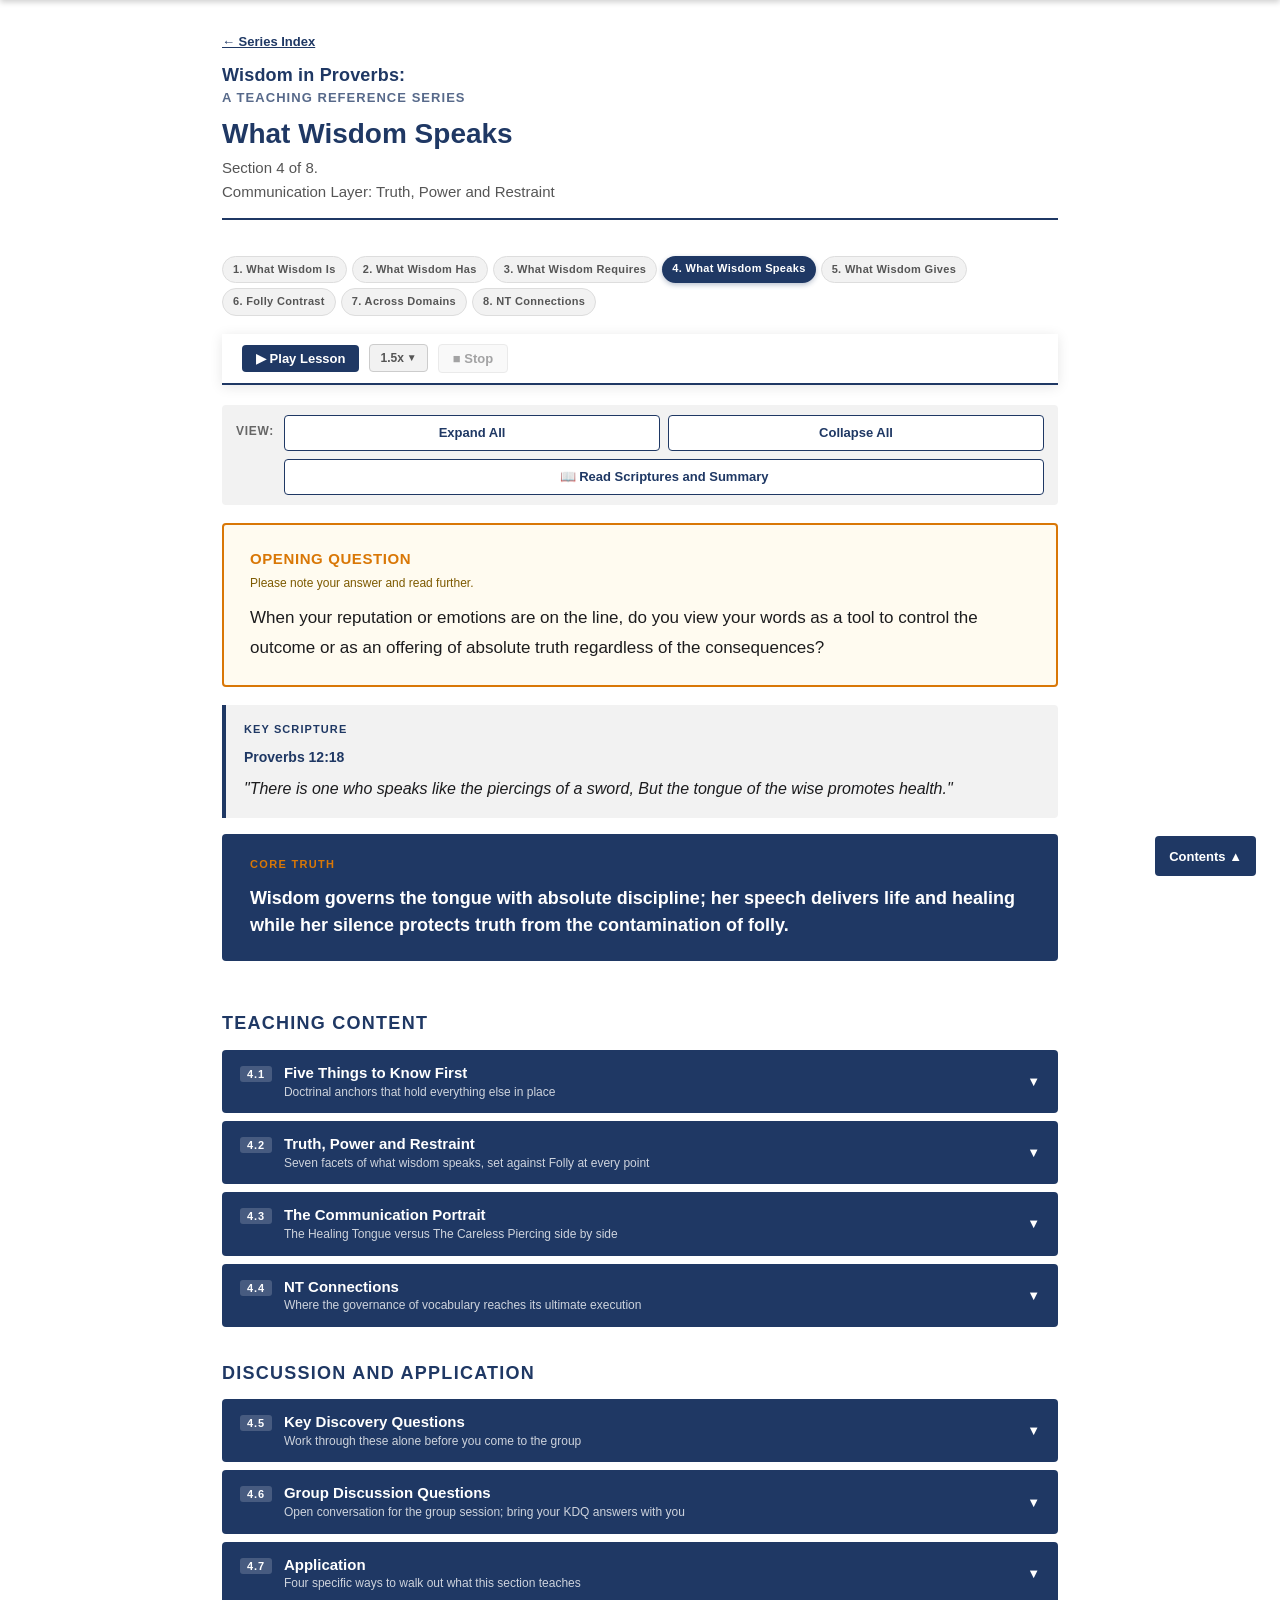
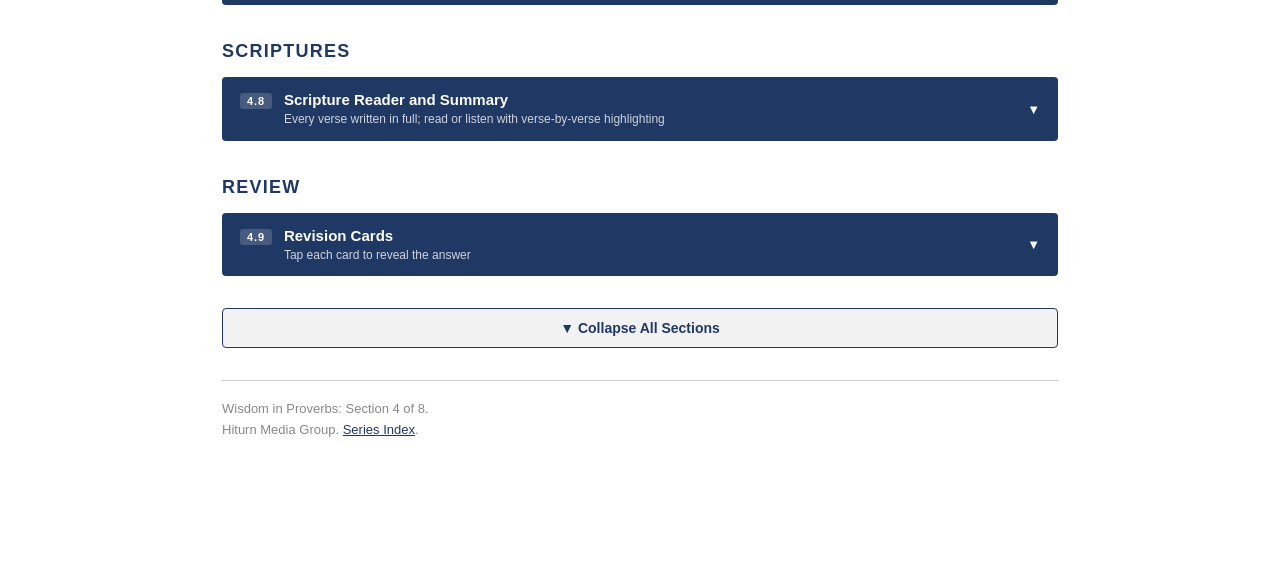
<file: wisdom-proverbs-s4-what-wisdom-speaks.html>
<!DOCTYPE html>
<html lang="en">
<head>
<meta charset="UTF-8">
<meta name="viewport" content="width=device-width, initial-scale=1.0">
<link rel="icon" type="image/svg+xml" href="favicon.svg">
<link rel="stylesheet" href="wp-site.css">
<title>Wisdom in Proverbs: Section 4 — What Wisdom Speaks</title>
<style>
  *, *::before, *::after { box-sizing: border-box; }
  body { margin: 0; padding: 0 16px; font-family: Arial, Helvetica, sans-serif; font-size: 15px; line-height: 1.6; font-weight: 400; color: #1c1c1e; background: #ffffff; }
  @media (min-width: 640px) { body { padding: 0 32px; } }
  @media (min-width: 900px) { body { max-width: 900px; margin: 0 auto; } }

  /* ── STICKY BAR ── */
  .sticky-bar { position: fixed; top: 0; left: 0; right: 0; background: #1F3864; color: #ffffff; z-index: 950; box-shadow: 0 2px 6px rgba(0,0,0,0.2); transform: translateY(-100%); transition: transform 0.25s ease; }
  .sticky-bar.visible { transform: translateY(0); }
  .sticky-inner { max-width: 900px; margin: 0 auto; padding: 10px 16px; display: flex; align-items: baseline; justify-content: space-between; gap: 12px; }
  @media (min-width: 640px) { .sticky-inner { padding: 10px 32px; } }
  .sticky-title { font-size: 15px; font-weight: 700; }
  .sticky-meta  { font-size: 12px; opacity: 0.7; white-space: nowrap; }

  /* ── TITLE BLOCK ── */
  .title-block { padding: 32px 0 16px; }
  .back-link { font-size: 13px; margin-bottom: 12px; }
  .back-link a { color: #1F3864; text-decoration: underline; font-weight: 700; }
  .back-link a:hover { color: #2c54a0; }
  .doc-label { margin-bottom: 8px; }
  .dl-main { display: block; font-size: 18px; font-weight: 700; color: #1F3864; letter-spacing: 0.01em; line-height: 1.2; }
  .dl-sub  { display: block; font-size: 13px; font-weight: 700; color: #1F3864; letter-spacing: 0.08em; text-transform: uppercase; opacity: 0.75; margin-top: 2px; }
  @media (max-width: 639px) { .dl-main { font-size: 28px; } }
  h1 { font-size: 26px; font-weight: 700; color: #1F3864; margin: 6px 0 5px; line-height: 1.2; }
  @media (min-width: 640px) { h1 { font-size: 28px; } }
  .subtitle { font-size: 15px; color: #555; margin: 0 0 14px; }
  .title-rule { border: none; border-top: 2px solid #1F3864; margin: 0 0 20px; }
  p { margin-bottom: 16px; }
  a { color: #1F3864; text-decoration: underline; }
  a:hover, a:focus { color: #2c54a0; outline: 2px solid #2c54a0; outline-offset: 2px; }

  /* ── ARC BAR ── */
  .arc-bar { display: flex; gap: 5px; margin: 0 0 18px; flex-wrap: wrap; }
  .arc-step { font-size: 11px; font-weight: 700; padding: 4px 10px; border-radius: 20px; letter-spacing: 0.03em; text-align: left; }
  .arc-step.active  { background: #1F3864; color: #ffffff; box-shadow: 0 2px 5px rgba(31,56,100,0.3); }
  .arc-step.inactive { background: #f2f2f2; color: #555; border: 1px solid #dddddd; cursor: pointer; }
  .arc-step.inactive a { color: inherit; text-decoration: none; }
  @media (max-width: 639px) {
    .arc-bar { display: grid; grid-template-columns: 1fr 1fr; grid-template-rows: repeat(4, auto); grid-auto-flow: column; gap: 7px; }
    .arc-step { font-size: 12px; text-align: left; padding: 10px 10px; min-height: 44px; border-radius: 6px; display: flex; align-items: center; justify-content: flex-start; }
    .arc-step.active  { background: #1F3864; color: #ffffff; border: 1.5px solid #1F3864; box-shadow: 0 4px 12px rgba(31,56,100,0.45), 0 2px 4px rgba(31,56,100,0.25); }
    .arc-step.inactive { background: #ffffff; color: #555; border: 1.5px solid #cccccc; box-shadow: 0 3px 8px rgba(0,0,0,0.15), 0 1px 3px rgba(0,0,0,0.08); }
  .arc-step.inactive a { display: flex; align-items: center; width: 100%; min-height: 44px; color: inherit; text-decoration: none; }
  }

  /* ── UTILITY BAR ── */
  .util-bar { padding: 10px 14px; background: #f2f2f2; border-radius: 4px; margin: 0 0 18px; }
  .util-inner { display: flex; gap: 10px; align-items: flex-start; }
  .util-label { font-size: 12px; font-weight: 700; color: #666; letter-spacing: 0.06em; text-transform: uppercase; white-space: nowrap; padding-top: 7px; flex-shrink: 0; }
  .util-buttons { display: flex; flex-direction: column; gap: 8px; flex: 1; }
  .util-row-1 { display: flex; gap: 8px; }
  .util-row-1 .util-btn { flex: 1; }
  .util-row-2 { display: flex; flex-direction: column; gap: 8px; }
  .util-row-2 .util-btn { width: 100%; }
  .util-btn { background: #ffffff; color: #1F3864; border: 1px solid #1F3864; padding: 6px 12px; border-radius: 4px; font-family: Arial, Helvetica, sans-serif; font-size: 13px; font-weight: 700; cursor: pointer; transition: background 0.15s, color 0.15s; min-height: 36px; }
  .util-btn:hover { background: #1F3864; color: #ffffff; }
  .util-btn:focus { outline: 2px solid #2c54a0; outline-offset: 2px; }
  .util-btn.scripture-active { background: #d97706; color: #ffffff; border-color: #d97706; }

  /* ── OPENING QUESTION ── */
  .opening-question { border: 2px solid #d97706; border-radius: 4px; padding: 20px; margin: 0 0 18px; background: #fffbf0; }
  @media (min-width: 640px) { .opening-question { padding: 22px 26px; } }
  .oq-label { margin-bottom: 10px; }
  .oq-label-primary { display: block; font-size: 15px; font-weight: 700; color: #d97706; letter-spacing: 0.04em; text-transform: uppercase; }
  .oq-label-secondary { display: block; font-size: 12px; color: #7d5a00; margin-top: 3px; }
  .oq-text { font-size: 16px; line-height: 1.75; color: #1c1c1e; margin: 0; font-weight: 500; }
  @media (min-width: 640px) { .oq-text { font-size: 17px; } }

  /* ── KEY SCRIPTURE ── */
  .key-scripture { border-left: 4px solid #1F3864; background: #f2f2f2; padding: 16px 18px; margin: 0 0 16px; border-radius: 0 4px 4px 0; }
  .ks-label { font-size: 11px; font-weight: 700; letter-spacing: 0.1em; text-transform: uppercase; color: #1F3864; margin-bottom: 8px; }
  .ks-ref   { font-size: 14px; font-weight: 700; color: #1F3864; margin-bottom: 6px; }
  .ks-text  { font-size: 16px; font-style: italic; line-height: 1.7; color: #1c1c1e; margin: 0; }

  /* ── CORE TRUTH ── */
  .core-truth-box { background: #1F3864; border-radius: 4px; padding: 20px 22px; margin: 0 0 24px; text-align: left; }
  @media (min-width: 640px) { .core-truth-box { padding: 22px 28px; } }
  .core-truth-label     { font-size: 11px; font-weight: 700; letter-spacing: 0.12em; text-transform: uppercase; color: #d97706; margin: 0 0 12px; }
  .core-truth-statement { font-size: 16px; font-weight: 700; color: #ffffff; line-height: 1.5; margin: 0; }
  @media (min-width: 640px) { .core-truth-statement { font-size: 18px; } }

  /* ── GROUP DIVIDERS ── */
  .group-divider { padding: 24px 0 6px; margin: 0 0 6px; }
  .group-divider-label { display: block; font-size: 18px; font-weight: 700; color: #1F3864; letter-spacing: 0.07em; text-transform: uppercase; }

  /* ── ACCORDION ── */
  .acc-unit { margin-bottom: 8px; }
  .acc-btn { display: flex; align-items: center; gap: 10px; width: 100%; background: #1F3864; color: #ffffff; border: none; padding: 12px 16px; font-family: Arial, Helvetica, sans-serif; cursor: pointer; border-radius: 4px; text-align: left; transition: background 0.15s; min-height: 52px; }
  @media (min-width: 640px) { .acc-btn { padding: 13px 18px; gap: 12px; } }
  .acc-btn:hover { background: #2c54a0; }
  .acc-btn:focus { outline: 2px solid #2c54a0; outline-offset: 2px; }
  .acc-pill { font-size: 11px; font-weight: 700; letter-spacing: 0.08em; background: rgba(255,255,255,0.18); padding: 2px 7px; border-radius: 3px; white-space: nowrap; flex-shrink: 0; text-transform: uppercase; align-self: flex-start; margin-top: 3px; }
  .acc-title-block { flex: 1; display: flex; flex-direction: column; gap: 2px; }
  .acc-title { font-size: 14px; font-weight: 700; line-height: 1.3; }
  @media (min-width: 640px) { .acc-title { font-size: 15px; } }
  .acc-subtitle { font-size: 12px; font-weight: 400; opacity: 0.78; line-height: 1.3; }
  .acc-chevron { font-size: 13px; transition: transform 0.25s ease; flex-shrink: 0; margin-left: 4px; align-self: center; }
  .acc-btn[aria-expanded="true"] .acc-chevron { transform: rotateY(180deg); }
  .acc-body { display: none; border: 1px solid #cccccc; border-top: none; border-radius: 0 0 4px 4px; padding: 18px 16px 16px; background: #ffffff; margin-bottom: 2px; }
  @media (min-width: 640px) { .acc-body { padding: 22px 20px 18px; } }
  .acc-body.open { display: block; }

  /* ── MINIMISE BUTTON ── */
  .acc-body-footer { display: flex; justify-content: flex-end; margin-top: 16px; padding-top: 12px; border-top: 1px solid #eeeeee; }
  .acc-collapse-btn { background: #f2f2f2; border: 1px solid #cccccc; color: #555; padding: 5px 12px; border-radius: 4px; font-size: 12px; font-weight: 700; cursor: pointer; font-family: Arial, Helvetica, sans-serif; display: flex; align-items: center; gap: 6px; min-height: 32px; }
  .acc-collapse-btn:hover { background: #e0e0e0; }
  .acc-collapse-btn:focus { outline: 2px solid #2c54a0; outline-offset: 2px; }

  /* ── CRIB PANEL ── */
  .crib-inner { border-left: 4px solid #1F3864; background: #f0f4fb; border-radius: 0 4px 4px 0; padding: 14px 16px; }
  @media (min-width: 640px) { .crib-inner { padding: 16px 18px; } }
  .crib-inner h3 { font-size: 11px; font-weight: 700; letter-spacing: 0.09em; text-transform: uppercase; color: #1F3864; border-bottom: none; padding-bottom: 0; margin-top: 0; margin-bottom: 12px; }
  .crib-inner ol { margin: 0; padding-left: 20px; }
  .crib-inner li { margin-bottom: 12px; line-height: 1.65; font-size: 14px; color: #1c1c1e; }
  @media (min-width: 640px) { .crib-inner li { font-size: 15px; } }
  .crib-ref { font-size: 12px; color: #1F3864; opacity: 0.65; margin-left: 4px; }

  /* ── TABLES ── */
  .table-wrap { overflow-x: auto; margin-bottom: 20px; -webkit-overflow-scrolling: touch; }
  table { width: 100%; border-collapse: collapse; font-size: 14px; }
  thead tr { background: #1F3864; color: #ffffff; }
  thead th { padding: 10px 12px; font-size: 13px; font-weight: 700; letter-spacing: 0.04em; text-align: left; border: 1px solid #cccccc; }
  @media (min-width: 640px) { thead th { padding: 10px 14px; font-size: 14px; } }
  tbody tr:nth-child(odd)  { background: #ffffff; }
  tbody tr:nth-child(even) { background: #f2f2f2; }
  tbody td { padding: 9px 12px; border: 1px solid #cccccc; vertical-align: top; font-size: 13px; }
  @media (min-width: 640px) { tbody td { padding: 10px 14px; font-size: 14px; } }
  td.label-cell { background: #f2f2f2; font-weight: 700; }
  td.verse-cell { background: #f0f4fb !important; border-left: 3px solid #1F3864; }
  .verse-snippet { font-style: italic; color: #1c1c1e; font-weight: 500; }
  td.folly-cell { color: #7d3a00; }
  td.note-cell  { color: #444; }

  @media (max-width: 639px) {
    .resp-table thead { display: none; }
    .resp-table tbody tr { display: block; border: 1px solid #cccccc; border-radius: 4px; margin-bottom: 14px; overflow: hidden; }
    .resp-table tbody td { display: block; border: none; border-bottom: 1px solid #eeeeee; padding: 8px 14px; background: #ffffff !important; font-size: 14px; }
    .resp-table tbody td:last-child { border-bottom: none; }
    .resp-table tbody td::before { content: attr(data-label); display: block; font-size: 10px; font-weight: 700; text-transform: uppercase; letter-spacing: 0.08em; color: #888; margin-bottom: 3px; }
    .resp-table tbody td.label-cell { background: #dce8f5 !important; color: #1F3864; font-size: 14px; font-weight: 700; padding: 10px 14px; border-left: 4px solid #1F3864; }
    .resp-table tbody td.label-cell::before { display: none; }
    .resp-table tbody td.verse-cell { background: #f0f4fb !important; border-left: 3px solid #1F3864; }
    .resp-table tbody td.folly-cell { background: #f5f5f5 !important; color: #7d3a00; }
  }

  /* ── CALLOUT BOXES ── */
  .callout { padding: 12px 14px; margin: 16px 0; }
  @media (min-width: 640px) { .callout { padding: 12px 16px; } }
  .callout-note    { border-left: 4px solid #d97706; background: #fffbf0; }
  .callout-depth   { border-left: 4px solid #1F3864; background: #f0f4fb; }
  .callout-caution { border-left: 4px solid #8b0000; background: #fdf0f0; }
  .callout-label { font-size: 11px; font-weight: 700; letter-spacing: 0.09em; text-transform: uppercase; margin-bottom: 5px; }
  .callout-note    .callout-label { color: #7d5a00; }
  .callout-depth   .callout-label { color: #1F3864; }
  .callout-caution .callout-label { color: #8b0000; }
  .callout p { margin: 0; font-size: 14px; line-height: 1.6; }

  /* ── WISDOM SUMMARY ── */
  .wisdom-summary { border: 1px solid #d97706; border-top: 3px solid #d97706; border-radius: 4px; padding: 16px 18px; margin: 20px 0; background: #ffffff; }
  @media (min-width: 640px) { .wisdom-summary { padding: 18px 20px; } }
  .wisdom-summary-heading { font-size: 13px; font-weight: 700; color: #d97706; letter-spacing: 0.07em; text-transform: uppercase; margin: 0 0 12px; }
  .wisdom-summary ol { margin: 0; padding-left: 20px; }
  .wisdom-summary li { font-size: 14px; line-height: 1.65; margin-bottom: 8px; color: #1c1c1e; }
  .wisdom-summary li:last-child { margin-bottom: 0; }

  /* ── KDQ ── */
  .kdq-block { border: 2px solid #1F3864; border-radius: 4px; overflow: hidden; margin: 6px 0; }
  .kdq-header { background: #1F3864; color: #ffffff; padding: 12px 16px; }
  @media (min-width: 640px) { .kdq-header { padding: 12px 20px; } }
  .kdq-header-title { font-size: 13px; font-weight: 700; letter-spacing: 0.05em; text-transform: uppercase; margin: 0; }
  @media (min-width: 640px) { .kdq-header-title { font-size: 14px; } }
  .kdq-header-sub { font-size: 12px; opacity: 0.78; margin: 3px 0 0; }
  .kdq-questions { padding: 6px 16px 14px; }
  @media (min-width: 640px) { .kdq-questions { padding: 8px 20px 16px; } }
  .kdq-question { display: flex; gap: 12px; align-items: flex-start; padding: 12px 0; border-bottom: 1px solid #eeeeee; }
  @media (min-width: 640px) { .kdq-question { gap: 14px; padding: 14px 0; } }
  .kdq-question:last-child { border-bottom: none; }
  .kdq-num { background: #1F3864; color: #ffffff; border-radius: 50%; width: 26px; height: 26px; min-width: 26px; display: flex; align-items: center; justify-content: center; font-size: 12px; font-weight: 700; flex-shrink: 0; margin-top: 2px; }
  @media (min-width: 640px) { .kdq-num { width: 28px; height: 28px; min-width: 28px; font-size: 13px; margin-top: 1px; } }
  .kdq-body { flex: 1; display: flex; flex-direction: column; gap: 8px; }
  .kdq-text { font-size: 14px; line-height: 1.65; }
  @media (min-width: 640px) { .kdq-text { font-size: 15px; } }

  /* ── FILLABLE ANSWERS ── */
  .fillable { min-height: 56px; outline: none; background: #fffbf0; border-radius: 3px; border: 1px solid #e0d0b0; padding: 6px 8px; font-family: Arial, Helvetica, sans-serif; font-size: 14px; line-height: 1.5; color: #1c1c1e; display: block; width: 100%; transition: background 0.15s; }
  .fillable:focus { background: #fff8e1; outline: 2px solid #d97706; outline-offset: 0; }
  .fillable:empty::before { content: attr(data-placeholder); color: #bbb; pointer-events: none; font-style: italic; }
  .answers-toolbar { display: flex; gap: 10px; flex-wrap: wrap; align-items: center; margin: 16px 16px 4px; padding-bottom: 4px; }
  @media (min-width: 640px) { .answers-toolbar { margin: 16px 20px 4px; } }
  .answers-toolbar button { background: #1F3864; color: #ffffff; border: none; border-radius: 4px; padding: 7px 14px; font-size: 13px; font-weight: 700; font-family: Arial, Helvetica, sans-serif; cursor: pointer; min-height: 34px; }
  .answers-toolbar button:hover { background: #2c54a0; }
  .answers-toolbar button:focus { outline: 2px solid #2c54a0; outline-offset: 2px; }
  .answers-toolbar .clear-btn { background: #ffffff; color: #8b0000; border: 1px solid #8b0000; }
  .answers-toolbar .clear-btn:hover { background: #fce8e8; }
  .answers-note { font-size: 12px; color: #777; margin: 4px 16px 0; }
  @media (min-width: 640px) { .answers-note { margin: 4px 20px 0; } }

  /* ── GDQ ── */
  .gdq-block { border: 2px solid #0d7377; border-radius: 4px; overflow: hidden; margin: 6px 0; }
  .gdq-header { background: #0d7377; color: #ffffff; padding: 12px 16px; }
  @media (min-width: 640px) { .gdq-header { padding: 12px 20px; } }
  .gdq-header-title { font-size: 13px; font-weight: 700; letter-spacing: 0.05em; text-transform: uppercase; margin: 0; }
  @media (min-width: 640px) { .gdq-header-title { font-size: 14px; } }
  .gdq-header-sub { font-size: 12px; opacity: 0.85; margin: 3px 0 0; }
  .gdq-questions { padding: 6px 16px 14px; }
  @media (min-width: 640px) { .gdq-questions { padding: 8px 20px 16px; } }
  .gdq-question { display: flex; gap: 12px; align-items: flex-start; padding: 12px 0; border-bottom: 1px solid #e0f0f0; }
  @media (min-width: 640px) { .gdq-question { gap: 14px; padding: 14px 0; } }
  .gdq-question:last-child { border-bottom: none; }
  .gdq-num { background: #0d7377; color: #ffffff; border-radius: 50%; width: 26px; height: 26px; min-width: 26px; display: flex; align-items: center; justify-content: center; font-size: 12px; font-weight: 700; flex-shrink: 0; margin-top: 2px; }
  @media (min-width: 640px) { .gdq-num { width: 28px; height: 28px; min-width: 28px; font-size: 13px; margin-top: 1px; } }
  .gdq-text { font-size: 14px; line-height: 1.65; }
  @media (min-width: 640px) { .gdq-text { font-size: 15px; } }

  /* ── APPLICATION ── */
  .app-intro { font-size: 14px; color: #555; margin: 0 0 14px; font-style: italic; }
  .app-item { display: flex; gap: 14px; align-items: flex-start; padding: 14px 0; border-bottom: 1px solid #eeeeee; }
  @media (min-width: 640px) { .app-item { gap: 16px; padding: 16px 0; } }
  .app-item:last-child { border-bottom: none; }
  .app-num { background: #1F3864; color: #ffffff; border-radius: 4px; min-width: 30px; height: 30px; display: flex; align-items: center; justify-content: center; font-size: 13px; font-weight: 700; flex-shrink: 0; margin-top: 2px; }
  @media (min-width: 640px) { .app-num { min-width: 32px; height: 32px; } }
  .app-body { flex: 1; }
  .app-title { font-size: 14px; font-weight: 700; color: #1F3864; margin: 0 0 4px; }
  @media (min-width: 640px) { .app-title { font-size: 15px; } }
  .app-desc { font-size: 14px; line-height: 1.65; color: #1c1c1e; margin: 0; }
  .nt-forward-note { font-size: 13px; color: #555; border-top: 1px solid #eeeeee; padding-top: 12px; margin-top: 16px; font-style: italic; }

  /* ── SCRIPTURE READER ── */
  .scripture-reader-intro { margin-bottom: 18px; padding-bottom: 16px; border-bottom: 1px solid #cccccc; }
  .scripture-reader-intro p { margin: 0; font-size: 14px; color: #555; line-height: 1.6; }
  .scripture-group-header { display: flex; align-items: center; justify-content: space-between; gap: 12px; margin: 18px 0 4px; border-bottom: 2px solid #1F3864; padding-bottom: 5px; }
  .scripture-group-header .scripture-group-label { margin: 0; border-bottom: none; padding-bottom: 0; }
  .read-aloud-controls { display: flex; gap: 8px; align-items: center; flex-wrap: wrap; flex-shrink: 0; }
  .read-aloud-btn { background: #1F3864; color: #ffffff; border: none; padding: 7px 14px; border-radius: 4px; font-family: Arial, Helvetica, sans-serif; font-size: 13px; font-weight: 700; cursor: pointer; transition: background 0.15s; min-height: 36px; }
  .read-aloud-btn:hover { background: #2c54a0; }
  .read-aloud-btn:focus { outline: 2px solid #2c54a0; outline-offset: 2px; }
  .read-aloud-btn.stop { background: #8b0000; }
  .read-aloud-btn.paused { background: #d97706; }
  .reading-counter { font-size: 12px; color: #888; display: none; }
  .reading-counter.visible { display: block; }
  .scripture-group-label { font-size: 14px; font-weight: 700; letter-spacing: 0.1em; text-transform: uppercase; color: #1F3864; border-bottom: 2px solid #1F3864; padding-bottom: 5px; margin: 22px 0 4px; }
  .scripture-entry { padding: 12px 0 12px 10px; border-bottom: 1px solid #eeeeee; border-left: 3px solid transparent; transition: background 0.3s, border-left-color 0.3s; }
  @media (min-width: 640px) { .scripture-entry { padding: 14px 0 14px 12px; } }
  .scripture-entry:last-child { border-bottom: none; }
  
  #scripture-summary-block.reading-active { background: #f0f4fb; border-left: 3px solid #1F3864; padding-left: 10px; transition: background 0.3s; }
  .scripture-entry.reading-active { background: #f0f4fb; border-left-color: #1F3864; }
  .scripture-ref  { font-size: 13px; font-weight: 700; color: #1F3864; letter-spacing: 0.03em; margin-bottom: 5px; }
  .scripture-text { font-size: 15px; line-height: 1.8; color: #1c1c1e; font-style: italic; }
  @media (min-width: 640px) { .scripture-text { font-size: 16px; } }

  /* ── REVISION CARDS ── */
  .flashcard-hint { font-size: 12px; color: #888; margin: 0 0 12px; }
  .flashcard-grid { display: grid; grid-template-columns: repeat(auto-fill, minmax(260px, 1fr)); gap: 16px; margin: 4px 0 16px; }
  .flashcard { height: 190px; perspective: 1000px; cursor: pointer; }
  .flashcard-inner { position: relative; width: 100%; height: 100%; transform-style: preserve-3d; transition: transform 0.45s ease; border-radius: 6px; }
  .flashcard.flipped .flashcard-inner { transform: rotateY(180deg); }
  .flashcard-front, .flashcard-back { position: absolute; width: 100%; height: 100%; backface-visibility: hidden; -webkit-backface-visibility: hidden; border-radius: 6px; padding: 16px; display: flex; flex-direction: column; justify-content: center; }
  .flashcard-front { background: #ffffff; border: 2px solid #1F3864; }
  .flashcard-back  { background: #1F3864; transform: rotateY(180deg); }
  .fc-prompt { font-size: 14px; font-weight: 700; color: #1F3864; margin: 0 0 8px; line-height: 1.4; }
  .fc-ref     { font-size: 12px; color: #2c54a0; font-weight: 700; margin: 0; letter-spacing: 0.05em; }
  .fc-verse   { font-size: 13px; color: #e8e4dc; font-style: italic; margin: 0 0 8px; line-height: 1.5; }
  .fc-ref-back { font-size: 12px; color: #d97706; font-weight: 700; margin: 0; letter-spacing: 0.04em; }

  /* ── BOTTOM CONTROLS ── */
  .bottom-controls { padding: 24px 0 0; }
  .bottom-collapse-btn { width: 100%; background: #f2f2f2; color: #1F3864; border: 1px solid #1F3864; padding: 11px 16px; border-radius: 4px; font-family: Arial, Helvetica, sans-serif; font-size: 14px; font-weight: 700; cursor: pointer; transition: background 0.15s, color 0.15s; }
  .bottom-collapse-btn:hover { background: #1F3864; color: #ffffff; }

  /* ── FLOATING TOC ── */
  #toc-container { position: fixed; bottom: 20px; right: 16px; z-index: 1000; }
  @media (min-width: 640px) { #toc-container { bottom: 24px; right: 24px; } }
  #toc-toggle { background: #1F3864; color: #ffffff; border: none; padding: 9px 14px; border-radius: 4px; font-family: Arial, Helvetica, sans-serif; font-size: 13px; font-weight: 700; cursor: pointer; min-height: 40px; }
  @media (max-width: 639px) { #toc-container { bottom: 14px; right: 10px; } #toc-toggle { font-size: 11px; padding: 6px 10px; min-height: 32px; border-radius: 20px; background: rgba(31,56,100,0.9); } }
  #toc-toggle:focus { outline: 2px solid #2c54a0; outline-offset: 2px; }
  #toc-menu { display: none; background: #1F3864; border-radius: 4px; padding: 8px 0; margin-bottom: 8px; min-width: 220px; max-width: 85vw; max-height: 60vh; overflow-y: auto; }
  @media (min-width: 640px) { #toc-menu { min-width: 240px; } }
  #toc-menu a { display: flex; flex-direction: column; justify-content: center; color: #ffffff; text-decoration: none; padding: 9px 14px; font-size: 13px; cursor: pointer; line-height: 1.3; min-height: 44px; }
  #toc-menu a .toc-sub { font-size: 11px; opacity: 0.7; margin-top: 1px; }
  #toc-menu a:hover { background: #2c54a0; }
  .toc-divider { font-size: 10px; font-weight: 700; letter-spacing: 0.1em; text-transform: uppercase; color: rgba(255,255,255,0.45); padding: 8px 14px 3px; }

  /* ── FOOTER ── */
  .page-footer { font-size: 13px; color: #888; border-top: 1px solid #cccccc; padding: 18px 0 36px; margin-top: 32px; }
/* ── PRINT ── */
  @media print {
    #toc-container, .util-bar, .read-aloud-controls, .back-link, .arc-bar, .sticky-bar, .acc-body-footer, .bottom-controls, .answers-toolbar, .wp-audio-panel { display: none; }
    .acc-body { display: block !important; }
    .acc-btn, .crib-inner, .kdq-header, .gdq-header, .core-truth-box { -webkit-print-color-adjust: exact; print-color-adjust: exact; }
    .flashcard-front { border: 1px solid #cccccc; }
    .flashcard-back { background: #f2f2f2 !important; }
    .fc-verse, .fc-ref-back { color: #1c1c1e !important; }
  }
</style>
</head>
<body data-wp-page="lesson">

<div class="sticky-bar" id="sticky-bar" aria-hidden="true">
  <div class="sticky-inner">
    <span class="sticky-title">What Wisdom Speaks</span>
    <span class="sticky-meta">Section 4 of 8</span>
  </div>
</div>

<div class="title-block" id="title-block">
  <div class="back-link"><a href="index.html">&#8592; Series Index</a></div>
  <div class="doc-label">
    <span class="dl-main">Wisdom in Proverbs:</span>
    <span class="dl-sub">A Teaching Reference Series</span>
  </div>
  <h1>What Wisdom Speaks</h1>
  <p class="subtitle">Section 4 of 8.<br>Communication Layer: Truth, Power and Restraint</p>
  <hr class="title-rule">
</div>

<div class="arc-bar" aria-label="Series progress">
  <span class="arc-step inactive" title="Go to Section 1"><a href="wisdom-proverbs-s1-what-wisdom-is.html">1. What Wisdom Is</a></span>
  <span class="arc-step inactive" title="Go to Section 2"><a href="wisdom-proverbs-s2-what-wisdom-has.html">2. What Wisdom Has</a></span>
  <span class="arc-step inactive" title="Go to Section 3"><a href="wisdom-proverbs-s3-what-wisdom-requires.html">3. What Wisdom Requires</a></span>
  <span class="arc-step active">4. What Wisdom Speaks</span>
  <span class="arc-step inactive" title="Go to Section 5"><a href="wisdom-proverbs-s5-what-wisdom-gives.html">5. What Wisdom Gives</a></span>
  <span class="arc-step inactive" title="Go to Section 6"><a href="wisdom-proverbs-s6-folly-contrast.html">6. Folly Contrast</a></span>
  <span class="arc-step inactive" title="Go to Section 7"><a href="wisdom-proverbs-s7-across-domains.html">7. Across Domains</a></span>
  <span class="arc-step inactive" title="Go to Section 8"><a href="wisdom-proverbs-s8-nt-connections.html">8. NT Connections</a></span>
</div>

<script type="application/json" id="wp-lesson-meta">{"intro":"Welcome to Section Four: What Wisdom Speaks. Let's start with the thing you used last without thinking about it. Your words. You used them this morning. You used them yesterday in a conversation you may still be replaying. Most of us believe we use words to communicate. Proverbs says something more serious. Words are executive. They carry the power of life and death. Not as inspiration. As structural reality. In this section you will examine what wisdom sounds like when she speaks; truth without deception, restraint without weakness, a gentle answer that breaks resistance without raising its voice. You will also see what the opposite looks like, and where it ends. Section four is where wisdom becomes audible. It is my prayer that the God of our Lord Jesus Christ, the Father of glory, may give you the Spirit of wisdom and of revelation in the knowledge of him as you study to apply His preserved book of Wisdom.","downloadSlug":"wip-s4-what-wisdom-speaks"}</script>
<!-- AUDIO PANEL -->
<div class="wp-audio-panel" role="region" aria-label="Audio controls">
  <div class="wp-audio-inner">
    <button class="wp-audio-btn wp-btn-play-main" id="wp-btn-play-main" type="button" aria-label="Play entire lesson">&#9654; Play Lesson</button>
    <div class="wp-speed-dropdown">
      <button class="wp-speed-toggle" type="button" id="wp-speed-toggle" aria-expanded="false" aria-haspopup="listbox" aria-controls="wp-speed-menu" aria-label="Playback speed"><span class="wp-speed-value">1.5x</span><span class="wp-speed-chevron" aria-hidden="true">&#9660;</span></button>
      <ul class="wp-speed-menu" id="wp-speed-menu" role="listbox" hidden>
        <li role="presentation"><button type="button" class="wp-speed-option" role="option" data-rate="1" aria-selected="false">1.0x</button></li>
        <li role="presentation"><button type="button" class="wp-speed-option" role="option" data-rate="1.25" aria-selected="false">1.25x</button></li>
        <li role="presentation"><button type="button" class="wp-speed-option active" role="option" data-rate="1.5" aria-selected="true">1.5x</button></li>
        <li role="presentation"><button type="button" class="wp-speed-option" role="option" data-rate="1.75" aria-selected="false">1.75x</button></li>
        <li role="presentation"><button type="button" class="wp-speed-option" role="option" data-rate="2" aria-selected="false">2.0x</button></li>
      </ul>
    </div>
    <button class="wp-audio-btn wp-btn-stop" id="wp-btn-stop" type="button" aria-label="Stop playback" disabled>&#9632; Stop</button>
    <span class="wp-audio-progress" id="wp-audio-progress" aria-live="polite"></span>
  </div>
</div>
<!-- UTILITY BAR -->
<div class="util-bar">
  <div class="util-inner">
    <span class="util-label">View:</span>
    <div class="util-buttons">
      <div class="util-row-1">
        <button class="util-btn" id="btn-expand-all">Expand All</button>
        <button class="util-btn" id="btn-collapse-all">Collapse All</button>
      </div>
      <div class="util-row-2">
        <button class="util-btn" id="btn-scripture-only">&#128214; Read Scriptures and Summary</button>
      </div>
    </div>
  </div>
</div>
<div class="opening-question" id="opening-q">
  <div class="oq-label">
    <span class="oq-label-primary">Opening Question</span>
    <span class="oq-label-secondary">Please note your answer and read further.</span>
  </div>
  <p class="oq-text">When your reputation or emotions are on the line, do you view your words as a tool to control the outcome or as an offering of absolute truth regardless of the consequences?</p>
</div>

<div class="key-scripture">
  <div class="ks-label">Key Scripture</div>
  <div class="ks-ref">Proverbs 12:18</div>
  <p class="ks-text">"There is one who speaks like the piercings of a sword, But the tongue of the wise promotes health."</p>
</div>

<div class="core-truth-box">
  <div class="core-truth-label">Core Truth</div>
  <p class="core-truth-statement">Wisdom governs the tongue with absolute discipline; her speech delivers life and healing while her silence protects truth from the contamination of folly.</p>
</div>

<div class="group-divider"><span class="group-divider-label">Teaching Content</span></div>

<div class="acc-unit" id="unit-crib">
  <button class="acc-btn" aria-expanded="false" aria-controls="body-crib" id="btn-crib">
    <span class="acc-pill">4.1</span>
    <div class="acc-title-block">
      <span class="acc-title">Five Things to Know First</span>
      <span class="acc-subtitle">Doctrinal anchors that hold everything else in place</span>
    </div>
    <span class="acc-chevron" aria-hidden="true">▼</span>
  </button>
  <div class="acc-body" id="body-crib" role="region" aria-labelledby="btn-crib">
    <div class="crib-inner">
      <h3>Five Foundations</h3>
      <ol>
        <li>Words hold sovereign power over life and death; speech is an executive force rather than an empty vibration. <span class="crib-ref">(18:21)</span></li>
        <li>Absolute truthfulness forms the structural bedrock of godly communication; deceptive lips are an abomination to the LORD. <span class="crib-ref">(12:22)</span></li>
        <li>Restraint of speech signals the presence of deep understanding; a sparse use of words differentiates the wise from the rash. <span class="crib-ref">(17:27)</span></li>
        <li>A gentle answer possesses the strategic power to turn away wrath; soft speech fractures hardened institutional resistance. <span class="crib-ref">(15:1)</span></li>
        <li>Words spoken in season carry immense aesthetic and functional value; timely speech matches apples of gold in settings of silver. <span class="crib-ref">(25:11)</span></li>
      </ol>
    </div>
    <div style="border-top:2px solid #1F3864;margin:28px 0 0;padding-top:20px;">
      <div class="wisdom-summary">
      <div class="wisdom-summary-heading">In Summary: What Wisdom Speaks</div>
      <ol>
        <li>She speaks health and ultimate reconstruction into damaged environments.</li>
        <li>She establishes a permanent footprint based on immutable truth.</li>
        <li>She deploys silence as a calculated weapon to prevent structural compromise.</li>
        <li>She de-escalates conflict by filtering out defensive tones.</li>
        <li>She measures times and seasons before introducing high-value insights.</li>
        <li>She builds secure perimeters around her thoughts by vetting active outputs.</li>
        <li>She dispenses grace that sweetens the functional climate of her home.</li>
      </ol>
    </div>
    </div>

    <div class="acc-body-footer">
      <button class="acc-collapse-btn" data-target="body-crib" aria-label="Minimise this section">&#9650; Minimise</button>
    </div>
  </div>
</div>

<div class="acc-unit" id="unit-identity">
  <button class="acc-btn" aria-expanded="false" aria-controls="body-identity" id="btn-identity">
    <span class="acc-pill">4.2</span>
    <div class="acc-title-block">
      <span class="acc-title">Truth, Power and Restraint</span>
      <span class="acc-subtitle">Seven facets of what wisdom speaks, set against Folly at every point</span>
    </div>
    <span class="acc-chevron" aria-hidden="true">▼</span>
  </button>
  <div class="acc-body" id="body-identity" role="region" aria-labelledby="btn-identity">
    <div class="callout callout-depth">
      <div class="callout-label">Depth</div>
      <p>Proverbs handles human vocabulary with technical weight. Speech is treated as a downstream projection of a person's inner governance layer. When wisdom says that death and life are in the "power of the tongue", she exposes a fundamental law of creation; your choices are framed by the verbal seeds you choose to release or suppress.</p>
    </div>
    <div class="table-wrap">
      <table class="resp-table">
        <thead>
          <tr><th>Facet</th><th>Verse Snippet</th><th>Folly Contrast</th><th>Teaching Note</th></tr>
        </thead>
        <tbody>
          <tr>
            <td class="label-cell" data-label="Facet">Life-giving speech (12:18)</td>
            <td class="verse-cell" data-label="Verse Snippet"><span class="verse-snippet">"the tongue of the wise promotes health"</span></td>
            <td class="folly-cell" data-label="Folly Contrast">Flattery and deceit produce a fleeting illusion of life</td>
            <td class="note-cell"  data-label="Teaching Note">Speech must be intentionally configured to heal rather than injure tracking relationships.</td>
          </tr>
          <tr>
            <td class="label-cell" data-label="Facet">Truthful testimony (12:19)</td>
            <td class="verse-cell" data-label="Verse Snippet"><span class="verse-snippet">"The truthful lip shall be established forever"</span></td>
            <td class="folly-cell" data-label="Folly Contrast">Lying speech vanishes under systemic exposure (21:6)</td>
            <td class="note-cell"  data-label="Teaching Note">Truth possesses a permanent duration because it aligns perfectly with ultimate objective reality.</td>
          </tr>
          <tr>
            <td class="label-cell" data-label="Facet">Strategic restraint (10:19)</td>
            <td class="verse-cell" data-label="Verse Snippet"><span class="verse-snippet">"He who restrains his lips is wise"</span></td>
            <td class="folly-cell" data-label="Folly Contrast">Multitudes of words guarantee a cascade of structural sin</td>
            <td class="note-cell"  data-label="Teaching Note">Silence operates as a primary protective barrier for the preservation of deep understanding.</td>
          </tr>
          <tr>
            <td class="label-cell" data-label="Facet">Soft power (15:1)</td>
            <td class="verse-cell" data-label="Verse Snippet"><span class="verse-snippet">"A soft answer turns away wrath"</span></td>
            <td class="folly-cell" data-label="Folly Contrast">Harsh words stir up violent contention across families</td>
            <td class="note-cell"  data-label="Teaching Note">Gentle communication defuses explosive emotional climates by completely de-escalating pride.</td>
          </tr>
          <tr>
            <td class="label-cell" data-label="Facet">Timely execution (25:11)</td>
            <td class="verse-cell" data-label="Verse Snippet"><span class="verse-snippet">"A word fitly spoken"</span></td>
            <td class="folly-cell" data-label="Folly Contrast">Ill-timed advice acts as a destructive poison to teams</td>
            <td class="note-cell"  data-label="Teaching Note">Contextual matching multiplies the functional weight of speech; structural seasons dictate value.</td>
          </tr>
          <tr>
            <td class="label-cell" data-label="Facet">Guarding the soul (21:23)</td>
            <td class="verse-cell" data-label="Verse Snippet"><span class="verse-snippet">"guards his mouth... keeps his soul"</span></td>
            <td class="folly-cell" data-label="Folly Contrast">The reckless mouth acts as a total self-destruct mechanism</td>
            <td class="note-cell"  data-label="Teaching Note">Tactical verbal boundary management preserves personal safety from avoidable external conflict loops.</td>
          </tr>
          <tr>
            <td class="label-cell" data-label="Facet">Gracious yield (16:24)</td>
            <td class="verse-cell" data-label="Verse Snippet"><span class="verse-snippet">"Pleasant words are like a honeycomb"</span></td>
            <td class="folly-cell" data-label="Folly Contrast">Bitter speech rots the structural bones of a community</td>
            <td class="note-cell"  data-label="Teaching Note">Gracious vocabulary choices deliver physical and structural healing to the body and soul.</td>
          </tr>
        </tbody>
      </table>
    </div>
    <div class="wisdom-summary">
      <div class="wisdom-summary-heading">In Summary: What Wisdom Speaks</div>
      <ol>
        <li>She speaks health and ultimate reconstruction into damaged environments.</li>
        <li>She establishes a permanent footprint based on immutable truth.</li>
        <li>She deploys silence as a calculated weapon to prevent structural compromise.</li>
        <li>She de-escalates conflict by filtering out defensive tones.</li>
        <li>She measures times and seasons before introducing high-value insights.</li>
        <li>She builds secure perimeters around her thoughts by vetting active outputs.</li>
        <li>She dispenses grace that sweetens the functional climate of her home.</li>
      </ol>
    </div>
    <div class="acc-body-footer">
      <button class="acc-collapse-btn" data-target="body-identity" aria-label="Minimise this section">&#9650; Minimise</button>
    </div>
  </div>
</div>

<div class="acc-unit" id="unit-portrait">
  <button class="acc-btn" aria-expanded="false" aria-controls="body-portrait" id="btn-portrait">
    <span class="acc-pill">4.3</span>
    <div class="acc-title-block">
      <span class="acc-title">The Communication Portrait</span>
      <span class="acc-subtitle">The Healing Tongue versus The Careless Piercing side by side</span>
    </div>
    <span class="acc-chevron" aria-hidden="true">▼</span>
  </button>
  <div class="acc-body" id="body-portrait" role="region" aria-labelledby="btn-portrait">
    <p>Words are structural transactions. Proverbs builds a dual portrait to contrast how tracking indicators function in active environments. The healing tongue functions as a professional clinical tool; it repairs relational fractures and anchors reality. The careless piercing acts as a wild weapon; it leaks critical metrics and lacerates environments. Review the matrix.</p>
    <div class="table-wrap">
      <table>
        <thead><tr><th>The Healing Tongue</th><th>The Careless Piercing</th></tr></thead>
        <tbody>
          <tr><td>Promotes physical and systemic vitality across communities (12:18)</td><td>Inflicts deep psychological and functional wounds through random inputs (12:18)</td></tr>
          <tr><td>Conserves energy and protects metrics through strategic restraint (17:27)</td><td>Leaks data continuously and exposes internal vulnerabilities to critics (10:8)</td></tr>
          <tr><td>Feeds the local environment with clean, actionable advice (10:21)</td><td>Spreads poisonous subversion that completely fractures partnerships (16:28)</td></tr>
          <tr><td>Matches the structural requirements of the precise season (25:11)</td><td>Enters aggressively into unnecessary brawls that invoke blows (18:6)</td></tr>
        </tbody>
      </table>
    </div>
    <div class="acc-body-footer">
      <button class="acc-collapse-btn" data-target="body-portrait" aria-label="Minimise this section">&#9650; Minimise</button>
    </div>
  </div>
</div>

<div class="acc-unit" id="unit-nt">
  <button class="acc-btn" aria-expanded="false" aria-controls="body-nt" id="btn-nt">
    <span class="acc-pill">4.4</span>
    <div class="acc-title-block">
      <span class="acc-title">NT Connections</span>
      <span class="acc-subtitle">Where the governance of vocabulary reaches its ultimate execution</span>
    </div>
    <span class="acc-chevron" aria-hidden="true">▼</span>
  </button>
  <div class="acc-body" id="body-nt" role="region" aria-labelledby="btn-nt">
    <p>The strict communication ethics compiled in Proverbs anticipate the New Testament reality where words define spiritual standing. Christ raises the stakes; He links verbal outputs directly to the terminal diagnostic condition of the human heart layer.</p>
    <div class="table-wrap">
      <table>
        <thead><tr><th>Proverbs Statement</th><th>NT Echo</th><th>NT Reference</th></tr></thead>
        <tbody>
          <tr><td class="verse-snippet">"Death and life are in the power of the tongue." (18:21)</td><td>Out of the abundance of the heart the mouth speaks</td><td style="font-weight:700;color:#1F3864;white-space:nowrap;">Matt 12:34</td></tr>
          <tr><td class="verse-snippet">"The truthful lip shall be established forever." (12:19)</td><td>Grace and truth came through Jesus Christ</td><td style="font-weight:700;color:#1F3864;white-space:nowrap;">John 1:17</td></tr>
          <tr><td class="verse-snippet">"A soft answer turns away wrath." (15:1)</td><td>When He was reviled, He did not revile in return</td><td style="font-weight:700;color:#1F3864;white-space:nowrap;">1 Pet 2:23</td></tr>
          <tr><td class="verse-snippet">"He who restrains his lips is wise." (10:19)</td><td>Jesus kept silent before the high priest alignment</td><td style="font-weight:700;color:#1F3864;white-space:nowrap;">Matt 26:63</td></tr>
          <tr><td class="verse-snippet">"Pleasant words are like a honeycomb." (16:24)</td><td>They marvelled at the gracious words proceeding out of His mouth</td><td style="font-weight:700;color:#1F3864;white-space:nowrap;">Luke 4:22</td></tr>
        </tbody>
      </table>
    </div>
    <div class="callout callout-depth">
      <div class="callout-label">Depth</div>
      <p>The silences of Christ during His trial (Matthew 26:63) are the perfect historical demonstration of Proverbs 17:27. He did not engage with rigged metrics or corrupt litigation panels. By maintaining absolute strategic silence, He protected His mission from the noise of a compromised court, proving that restraint is the ultimate indicator of sovereign power.</p>
    </div>
    <p class="nt-forward-note">Section 8 of this series provides the complete NT synthesis, connecting all eight wisdom themes to Christ in a single integrated study.</p>
    <div class="acc-body-footer">
      <button class="acc-collapse-btn" data-target="body-nt" aria-label="Minimise this section">&#9650; Minimise</button>
    </div>
  </div>
</div>

<div class="group-divider"><span class="group-divider-label">Discussion and Application</span></div>

<div class="acc-unit" id="unit-kdq">
  <button class="acc-btn" aria-expanded="false" aria-controls="body-kdq" id="btn-kdq">
    <span class="acc-pill">4.5</span>
    <div class="acc-title-block">
      <span class="acc-title">Key Discovery Questions</span>
      <span class="acc-subtitle">Work through these alone before you come to the group</span>
    </div>
    <span class="acc-chevron" aria-hidden="true">▼</span>
  </button>
  <div class="acc-body" id="body-kdq" role="region" aria-labelledby="btn-kdq">
    <div class="kdq-block">
      <div class="kdq-header">
        <div class="kdq-header-title">Key Discovery Questions</div>
        <div class="kdq-header-sub">Type your answers below. They save automatically and you can download them.</div>
      </div>
      <div class="kdq-questions">
        <div class="kdq-question">
          <div class="kdq-num">1</div>
          <div class="kdq-body">
            <div class="kdq-text">Proverbs 18:21 states that death and life are in the power of the tongue. Evaluate your verbal output over the past forty-eight hours. Did your definitions build structural clarity or release relational toxicity?</div>
            <div class="fillable" contenteditable="true" data-key="wip-s4-q1" data-placeholder="Type your answer here..."></div>
          </div>
        </div>
        <div class="kdq-question">
          <div class="kdq-num">2</div>
          <div class="kdq-body">
            <div class="kdq-text">Restraining words is framed as an act of superior understanding (17:27). In what specific professional or domestic contexts do you use a deluge of words to cover your anxieties or manipulate opinions?</div>
            <div class="fillable" contenteditable="true" data-key="wip-s4-q2" data-placeholder="Type your answer here..."></div>
          </div>
        </div>
        <div class="kdq-question">
          <div class="kdq-num">3</div>
          <div class="kdq-body">
            <div class="kdq-text">A soft answer fractures hardened opposition (25:15). Recall a recent conflict where you opted for a harsh response. What internal security boundary were you trying to protect by escalating the volume?</div>
            <div class="fillable" contenteditable="true" data-key="wip-s4-q3" data-placeholder="Type your answer here..."></div>
          </div>
        </div>
        <div class="kdq-question">
          <div class="kdq-num">4</div>
          <div class="kdq-body">
            <div class="kdq-text">Lying lips are an abomination because they distort ultimate reality (12:22). Where are you currently deploying subtle half-truths or strategic omissions to preserve a false image of success?</div>
            <div class="fillable" contenteditable="true" data-key="wip-s4-q4" data-placeholder="Type your answer here..."></div>
          </div>
        </div>
      </div>
      <div class="answers-toolbar">
        <button id="btn-download-answers">&#8681; Download My Answers</button>
        <button class="clear-btn" id="btn-clear-answers">&#10005; Clear All</button>
      </div>
      <p class="answers-note">Your answers are saved automatically in this browser. Download to keep a permanent copy.</p>
    </div>
    <div class="acc-body-footer">
      <button class="acc-collapse-btn" data-target="body-kdq" aria-label="Minimise this section">&#9650; Minimise</button>
    </div>
  </div>
</div>

<div class="acc-unit" id="unit-gdq">
  <button class="acc-btn" aria-expanded="false" aria-controls="body-gdq" id="btn-gdq">
    <span class="acc-pill">4.6</span>
    <div class="acc-title-block">
      <span class="acc-title">Group Discussion Questions</span>
      <span class="acc-subtitle">Open conversation for the group session; bring your KDQ answers with you</span>
    </div>
    <span class="acc-chevron" aria-hidden="true">▼</span>
  </button>
  <div class="acc-body" id="body-gdq" role="region" aria-labelledby="btn-gdq">
    <div class="gdq-block">
      <div class="gdq-header">
        <div class="gdq-header-title">Group Discussion Questions</div>
        <div class="gdq-header-sub">Designed for open conversation. There are no correct answers, only honest ones.</div>
      </div>
      <div class="gdq-questions">
        <div class="gdq-question"><div class="gdq-num">1</div><div class="gdq-text">How do we differentiate between a gracious, soft answer and a cowardly failure to declare hard truths? Where does our community draw the line?</div></div>
        <div class="gdq-question"><div class="gdq-num">2</div><div class="gdq-text">Proverbs claims that a person who restrains their lips is wise. In an era where continuous online broadcasting is culturally mandatory, how can our community build spaces that honour strategic silence?</div></div>
        <div class="gdq-question"><div class="gdq-num">3</div><div class="gdq-text">Careless words pierce like a sword. Let's share examples of how an offhand verbal comment from years ago shaped or limited our view of our calling. How do we heal those structural wounds?</div></div>
        <div class="gdq-question"><div class="gdq-num">4</div><div class="gdq-text">If our speech is the precise diagnostic readout of our internal heart state (Matthew 12:34), what does the current level of gossip or sarcasm in our circles reveal about our hidden spiritual metrics?</div></div>
      </div>
    </div>
    <div class="acc-body-footer">
      <button class="acc-collapse-btn" data-target="body-gdq" aria-label="Minimise this section">&#9650; Minimise</button>
    </div>
  </div>
</div>

<div class="acc-unit" id="unit-app">
  <button class="acc-btn" aria-expanded="false" aria-controls="body-app" id="btn-app">
    <span class="acc-pill">4.7</span>
    <div class="acc-title-block">
      <span class="acc-title">Application</span>
      <span class="acc-subtitle">Four specific ways to walk out what this section teaches</span>
    </div>
    <span class="acc-chevron" aria-hidden="true">▼</span>
  </button>
  <div class="acc-body" id="body-app" role="region" aria-labelledby="btn-app">
    <p class="app-intro">Wisdom is not studied and stored; it is walked. One of these taken seriously is worth more than all four noted and forgotten.</p>
    <div class="app-item"><div class="app-num">1</div><div class="app-body"><div class="app-title">Execute the Silence Challenge</div><p class="app-desc">Commit to zero speculative or unrequested commentary for an entire calendar day. Speak only to convey objective data points or direct encouragement to teammates.</p></div></div>
    <div class="app-item"><div class="app-num">2</div><div class="app-body"><div class="app-title">Set a Gossip Quarantine</div><p class="app-desc">Explicitly refuse to participate in any conversational loop regarding an absent individual unless the content is strictly professional data required for absolute problem-solving.</p></div></div>
    <div class="app-item"><div class="app-num">3</div><div class="app-body"><div class="app-title">Anchor verse: Proverbs 12:18</div><p class="app-desc">Commit this statement to memory: "There is one who speaks like the piercings of a sword, But the tongue of the wise promotes health." Recite it before entering any high-stakes meeting environment.</p></div></div>
    <div class="app-item"><div class="app-num">4</div><div class="app-body"><div class="app-title">Practice Gracious Decibels</div><p class="app-desc">The next time you receive a harsh or aggressive verbal input, intentionally respond at a lower decibel level using a soft, metric-focused answer to completely neutralise the wrath.</p></div></div>
    <div class="acc-body-footer">
      <button class="acc-collapse-btn" data-target="body-app" aria-label="Minimise this section">&#9650; Minimise</button>
    </div>
  </div>
</div>

<div class="group-divider"><span class="group-divider-label">Scriptures</span></div>

<div class="acc-unit" id="unit-scripture">
  <button class="acc-btn" aria-expanded="false" aria-controls="body-scripture" id="btn-scripture">
    <span class="acc-pill">4.8</span>
    <div class="acc-title-block">
      <span class="acc-title">Scripture Reader and Summary</span>
      <span class="acc-subtitle">Every verse written in full; read or listen with verse-by-verse highlighting</span>
    </div>
    <span class="acc-chevron" aria-hidden="true">▼</span>
  </button>
  <div class="acc-body" id="body-scripture" role="region" aria-labelledby="btn-scripture">
    <div class="scripture-reader-intro">
      <p>All scriptures referenced in Section 4, written in full. Designed for reading aloud, personal meditation or group recitation. The current verse highlights as it is read.</p>
    </div>
    <div class="scripture-group-header">
      <span class="scripture-group-label">Proverbs</span>
      <div class="read-aloud-controls" style="gap:12px;"><span class="reading-counter" id="reading-counter"></span><button class="read-aloud-btn" id="btn-read-aloud"><svg width="10" height="12" viewBox="0 0 12 12" fill="currentColor" aria-hidden="true"><polygon points="2,1 11,6 2,11"/></svg> Play Scriptures</button><div style="display:flex;align-items:center;gap:6px;"><label for="read-aloud-speed" style="font-size:12px;font-weight:700;color:#1F3864;text-transform:uppercase;letter-spacing:0.05em;white-space:nowrap;">Speed</label><select id="read-aloud-speed" aria-label="Read aloud speed" style="font-size:13px;border:1px solid #ccc;border-radius:4px;padding:4px 8px;background:#fff;color:#1c1c1e;"><option value="0.5">0.5x</option><option value="1.0">1.0x</option><option value="1.5" selected>1.5x</option><option value="1.75">1.75x</option><option value="2.0">2.0x</option></select></div></div>
    </div>
    <div class="scripture-entry"><div class="scripture-ref">Proverbs 10:8</div><div class="scripture-text" data-scripture>"The wise in heart will receive commands, But a prating fool will fall."</div></div>
    <div class="scripture-entry"><div class="scripture-ref">Proverbs 10:19</div><div class="scripture-text" data-scripture>"In the multitude of words sin is not lacking, But he who restrains his lips is wise."</div></div>
    <div class="scripture-entry"><div class="scripture-ref">Proverbs 10:21</div><div class="scripture-text" data-scripture>"The lips of the righteous feed many, But fools die for lack of wisdom."</div></div>
    <div class="scripture-entry"><div class="scripture-ref">Proverbs 12:18</div><div class="scripture-text" data-scripture>"There is one who speaks like the piercings of a sword, But the tongue of the wise promotes health."</div></div>
    <div class="scripture-entry"><div class="scripture-ref">Proverbs 12:19</div><div class="scripture-text" data-scripture>"The truthful lip shall be established forever, But a lying tongue is but for a moment."</div></div>
    <div class="scripture-entry"><div class="scripture-ref">Proverbs 12:22</div><div class="scripture-text" data-scripture>"Lying lips are an abomination to the LORD, But those who deal truthfully are His delight."</div></div>
    <div class="scripture-entry"><div class="scripture-ref">Proverbs 15:1</div><div class="scripture-text" data-scripture>"A soft answer turns away wrath, But a harsh word stirs up anger."</div></div>
    <div class="scripture-entry"><div class="scripture-ref">Proverbs 16:24</div><div class="scripture-text" data-scripture>"Pleasant words are like a honeycomb, Sweetness to the soul and health to the bones."</div></div>
    <div class="scripture-entry"><div class="scripture-ref">Proverbs 16:28</div><div class="scripture-text" data-scripture>"A perverse man sows strife, And a whisperer separates the best of friends."</div></div>
    <div class="scripture-entry"><div class="scripture-ref">Proverbs 17:27</div><div class="scripture-text" data-scripture>"He who has knowledge restrains his words, And a man of understanding is of a calm spirit."</div></div>
    <div class="scripture-entry"><div class="scripture-ref">Proverbs 18:6</div><div class="scripture-text" data-scripture>"A fool’s lips enter into contention, And his mouth calls for blows."</div></div>
    <div class="scripture-entry"><div class="scripture-ref">Proverbs 18:21</div><div class="scripture-text" data-scripture>"Death and life are in the power of the tongue, And those who love it will eat its fruit."</div></div>
    <div class="scripture-entry"><div class="scripture-ref">Proverbs 21:23</div><div class="scripture-text" data-scripture>"Whoever guards his mouth and tongue Keeps his soul from troubles."</div></div>
    <div class="scripture-entry"><div class="scripture-ref">Proverbs 25:11</div><div class="scripture-text" data-scripture>"A word fitly spoken is like apples of gold In settings of silver."</div></div>
    <div class="scripture-entry"><div class="scripture-ref">Proverbs 25:15</div><div class="scripture-text" data-scripture>"By long forbearance a ruler is persuaded, And a gentle tongue breaks a bone."</div></div>
    <div class="scripture-group-header">
      <span class="scripture-group-label">New Testament</span>
    </div>
    <div class="scripture-entry"><div class="scripture-ref">Matthew 12:34</div><div class="scripture-text" data-scripture>"Brood of vipers! How can you, being evil, speak good things? For out of the abundance of the heart the mouth speaks."</div></div>
    <div class="scripture-entry"><div class="scripture-ref">Matthew 26:63</div><div class="scripture-text" data-scripture>"But Jesus kept silent. And the high priest answered and said to Him, I put You under oath by the living God that You tell us if You are the Christ, the Son of God!"</div></div>
    <div class="scripture-entry"><div class="scripture-ref">Luke 4:22</div><div class="scripture-text" data-scripture>"So all bore witness to Him, and marveled at the gracious words which proceeded out of His mouth. And they said, Is this not Joseph’s son?"</div></div>
    <div class="scripture-entry"><div class="scripture-ref">John 1:17</div><div class="scripture-text" data-scripture>"For the law was given through Moses, but grace and truth came through Jesus Christ."</div></div>
    <div class="scripture-entry"><div class="scripture-ref">1 Peter 2:23</div><div class="scripture-text" data-scripture>"who, when He was reviled, did not revile in return; when He suffered, He did not threaten, but committed Himself to Him who judges righteously;"</div></div>

    <div style="border-top:2px solid #1F3864;margin:28px 0 0;padding-top:20px;" id="scripture-summary-block">
      <div class="wisdom-summary">
        <div class="wisdom-summary-heading">In Summary: What Wisdom Speaks</div>
        <ol>
        <li>She speaks health and ultimate reconstruction into damaged environments.</li>
        <li>She establishes a permanent footprint based on immutable truth.</li>
        <li>She deploys silence as a calculated weapon to prevent structural compromise.</li>
        <li>She de-escalates conflict by filtering out defensive tones.</li>
        <li>She measures times and seasons before introducing high-value insights.</li>
        <li>She builds secure perimeters around her thoughts by vetting active outputs.</li>
        <li>She dispenses grace that sweetens the functional climate of her home.</li>
      </ol>
      </div>
    </div>
    <div class="acc-body-footer">
      <button class="acc-collapse-btn" data-target="body-scripture" aria-label="Minimise this section">&#9650; Minimise</button>
    </div>
  </div>
</div>

<div class="group-divider"><span class="group-divider-label">Review</span></div>

<div class="acc-unit" id="unit-revision">
  <button class="acc-btn" aria-expanded="false" aria-controls="body-revision" id="btn-revision">
    <span class="acc-pill">4.9</span>
    <div class="acc-title-block">
      <span class="acc-title">Revision Cards</span>
      <span class="acc-subtitle">Tap each card to reveal the answer</span>
    </div>
    <span class="acc-chevron" aria-hidden="true">▼</span>
  </button>
  <div class="acc-body" id="body-revision" role="region" aria-labelledby="btn-revision">
    <p class="flashcard-hint">Tap or click each card to flip it and reveal the verse.</p>
    <div class="flashcard-grid">

      <div class="flashcard" role="button" tabindex="0" aria-label="Revision card: What terminal outcomes are locked securely into the operational power of human speech?">
        <div class="flashcard-inner">
          <div class="flashcard-front">
            <p class="fc-prompt">What terminal outcomes are locked securely into the operational power of human speech?</p>
            <p class="fc-ref">Proverbs 18:21</p>
          </div>
          <div class="flashcard-back">
            <p class="fc-verse">"Death and life are in the power of the tongue, And those who love it will eat its fruit."</p>
            <p class="fc-ref-back">Proverbs 18:21</p>
          </div>
        </div>
      </div>

      <div class="flashcard" role="button" tabindex="0" aria-label="Revision card: Contrast the impact of careless speech against the structural projection of the wise tongue.">
        <div class="flashcard-inner">
          <div class="flashcard-front">
            <p class="fc-prompt">Contrast the impact of careless speech against the structural projection of the wise tongue.</p>
            <p class="fc-ref">Proverbs 12:18</p>
          </div>
          <div class="flashcard-back">
            <p class="fc-verse">"There is one who speaks like the piercings of a sword, But the tongue of the wise promotes health."</p>
            <p class="fc-ref-back">Proverbs 12:18</p>
          </div>
        </div>
      </div>

      <div class="flashcard" role="button" tabindex="0" aria-label="Revision card: What exact operational consequence occurs when you introduce excessive volumes of words?">
        <div class="flashcard-inner">
          <div class="flashcard-front">
            <p class="fc-prompt">What exact operational consequence occurs when you introduce excessive volumes of words?</p>
            <p class="fc-ref">Proverbs 10:19</p>
          </div>
          <div class="flashcard-back">
            <p class="fc-verse">"In the multitude of words sin is not lacking, But he who restrains his lips is wise."</p>
            <p class="fc-ref-back">Proverbs 10:19</p>
          </div>
        </div>
      </div>

      <div class="flashcard" role="button" tabindex="0" aria-label="Revision card: What strategic tool defuses emotional climates according to Proverbs 15:1?">
        <div class="flashcard-inner">
          <div class="flashcard-front">
            <p class="fc-prompt">What strategic tool defuses emotional climates according to Proverbs 15:1?</p>
            <p class="fc-ref">Proverbs 15:1</p>
          </div>
          <div class="flashcard-back">
            <p class="fc-verse">"A soft answer turns away wrath, But a harsh word stirs up anger."</p>
            <p class="fc-ref-back">Proverbs 15:1</p>
          </div>
        </div>
      </div>

      <div class="flashcard" role="button" tabindex="0" aria-label="Revision card: How does the text describe the aesthetic value of an aligned, timely statement?">
        <div class="flashcard-inner">
          <div class="flashcard-front">
            <p class="fc-prompt">How does the text describe the aesthetic value of an aligned, timely statement?</p>
            <p class="fc-ref">Proverbs 25:11</p>
          </div>
          <div class="flashcard-back">
            <p class="fc-verse">"A word fitly spoken is like apples of gold In settings of silver."</p>
            <p class="fc-ref-back">Proverbs 25:11</p>
          </div>
        </div>
      </div>

      <div class="flashcard" role="button" tabindex="0" aria-label="Revision card: What dynamic connection exists between vocabulary limits and calm understanding?">
        <div class="flashcard-inner">
          <div class="flashcard-front">
            <p class="fc-prompt">What dynamic connection exists between vocabulary limits and calm understanding?</p>
            <p class="fc-ref">Proverbs 17:27</p>
          </div>
          <div class="flashcard-back">
            <p class="fc-verse">"He who has knowledge restrains his words, And a man of understanding is of a calm spirit."</p>
            <p class="fc-ref-back">Proverbs 17:27</p>
          </div>
        </div>
      </div>

    </div>
    <div class="acc-body-footer">
      <button class="acc-collapse-btn" data-target="body-revision" aria-label="Minimise this section">&#9650; Minimise</button>
    </div>
  </div>
</div>

<div class="bottom-controls">
  <button class="bottom-collapse-btn" id="btn-bottom-collapse">&#9660; Collapse All Sections</button>
</div>

<div class="page-footer">
  Wisdom in Proverbs: Section 4 of 8.<br>Hiturn Media Group. <a href="index.html">Series Index</a>.
</div>

<div id="toc-container" role="navigation" aria-label="Page navigation">
  <div id="toc-menu">
    <div class="toc-divider">Teaching Content</div>
    <a data-open="body-crib"     href="#unit-crib">4.1 Five Things to Know First<span class="toc-sub">Doctrinal anchors</span></a>
    <a data-open="body-identity" href="#unit-identity">4.2 Truth, Power and Restraint<span class="toc-sub">Seven facets with Folly contrast</span></a>
    <a data-open="body-portrait" href="#unit-portrait">4.3 The Communication Portrait<span class="toc-sub">Wise tongue vs Piercing compared</span></a>
    <a data-open="body-nt"       href="#unit-nt">4.4 NT Connections<span class="toc-sub">Verbal standing before Christ</span></a>
    <div class="toc-divider">Discussion and Application</div>
    <a data-open="body-kdq" href="#unit-kdq">4.5 Key Discovery Questions<span class="toc-sub">Type and save your answers</span></a>
    <a data-open="body-gdq" href="#unit-gdq">4.6 Group Discussion Questions<span class="toc-sub">Open group conversation</span></a>
    <a data-open="body-app" href="#unit-app">4.7 Application<span class="toc-sub">Four ways to walk it out</span></a>
    <div class="toc-divider">Scriptures</div>
    <a data-open="body-scripture" href="#unit-scripture">4.8 Scripture Reader<span class="toc-sub">Every verse in full</span></a>
    <div class="toc-divider">Review</div>
    <a data-open="body-revision" href="#unit-revision">4.9 Revision Cards<span class="toc-sub">Tap to flip</span></a>
  </div>
  <button id="toc-toggle" aria-expanded="false">Contents &#9650;</button>
</div>

<script src="wp-site.js"></script>
<script src="wp-lesson-page.js"></script>
</body>
</html>
</file>
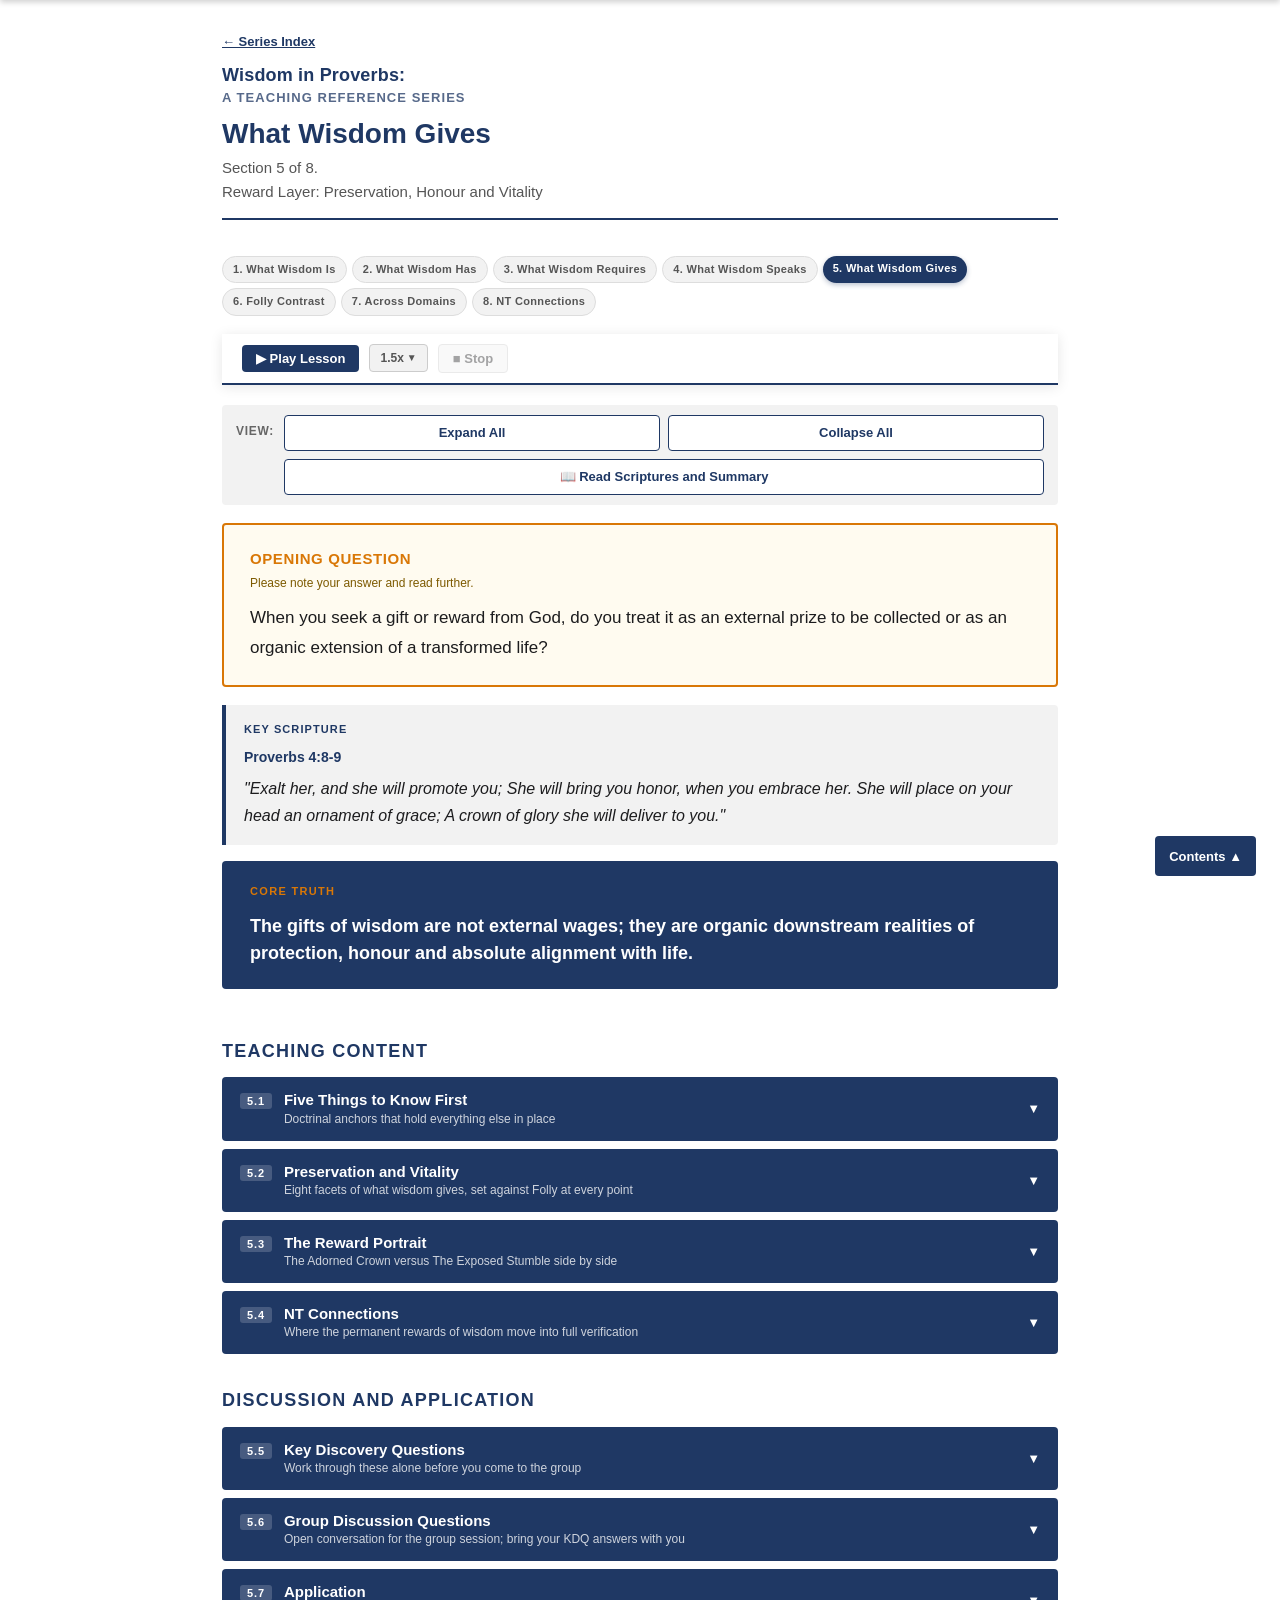
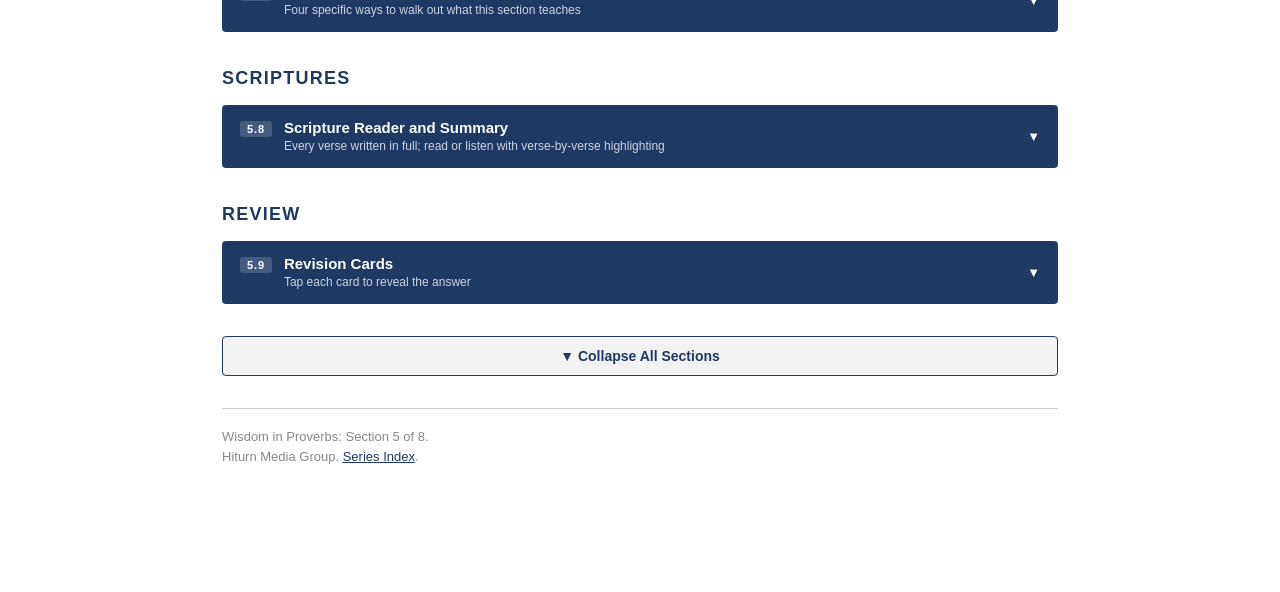
<file: wisdom-proverbs-s5-what-wisdom-gives.html>
<!DOCTYPE html>
<html lang="en">
<head>
<meta charset="UTF-8">
<meta name="viewport" content="width=device-width, initial-scale=1.0">
<link rel="icon" type="image/svg+xml" href="favicon.svg">
<link rel="stylesheet" href="wp-site.css">
<title>Wisdom in Proverbs: Section 5 — What Wisdom Gives</title>
<style>
  *, *::before, *::after { box-sizing: border-box; }
  body { margin: 0; padding: 0 16px; font-family: Arial, Helvetica, sans-serif; font-size: 15px; line-height: 1.6; font-weight: 400; color: #1c1c1e; background: #ffffff; }
  @media (min-width: 640px) { body { padding: 0 32px; } }
  @media (min-width: 900px) { body { max-width: 900px; margin: 0 auto; } }

  /* ── STICKY BAR ── */
  .sticky-bar { position: fixed; top: 0; left: 0; right: 0; background: #1F3864; color: #ffffff; z-index: 950; box-shadow: 0 2px 6px rgba(0,0,0,0.2); transform: translateY(-100%); transition: transform 0.25s ease; }
  .sticky-bar.visible { transform: translateY(0); }
  .sticky-inner { max-width: 900px; margin: 0 auto; padding: 10px 16px; display: flex; align-items: baseline; justify-content: space-between; gap: 12px; }
  @media (min-width: 640px) { .sticky-inner { padding: 10px 32px; } }
  .sticky-title { font-size: 15px; font-weight: 700; }
  .sticky-meta  { font-size: 12px; opacity: 0.7; white-space: nowrap; }

  /* ── TITLE BLOCK ── */
  .title-block { padding: 32px 0 16px; }
  .back-link { font-size: 13px; margin-bottom: 12px; }
  .back-link a { color: #1F3864; text-decoration: underline; font-weight: 700; }
  .back-link a:hover { color: #2c54a0; }
  .doc-label { margin-bottom: 8px; }
  .dl-main { display: block; font-size: 18px; font-weight: 700; color: #1F3864; letter-spacing: 0.01em; line-height: 1.2; }
  .dl-sub  { display: block; font-size: 13px; font-weight: 700; color: #1F3864; letter-spacing: 0.08em; text-transform: uppercase; opacity: 0.75; margin-top: 2px; }
  @media (max-width: 639px) { .dl-main { font-size: 28px; } }
  h1 { font-size: 26px; font-weight: 700; color: #1F3864; margin: 6px 0 5px; line-height: 1.2; }
  @media (min-width: 640px) { h1 { font-size: 28px; } }
  .subtitle { font-size: 15px; color: #555; margin: 0 0 14px; }
  .title-rule { border: none; border-top: 2px solid #1F3864; margin: 0 0 20px; }
  p { margin-bottom: 16px; }
  a { color: #1F3864; text-decoration: underline; }
  a:hover, a:focus { color: #2c54a0; outline: 2px solid #2c54a0; outline-offset: 2px; }

  /* ── ARC BAR ── */
  .arc-bar { display: flex; gap: 5px; margin: 0 0 18px; flex-wrap: wrap; }
  .arc-step { font-size: 11px; font-weight: 700; padding: 4px 10px; border-radius: 20px; letter-spacing: 0.03em; text-align: left; }
  .arc-step.active  { background: #1F3864; color: #ffffff; box-shadow: 0 2px 5px rgba(31,56,100,0.3); }
  .arc-step.inactive { background: #f2f2f2; color: #555; border: 1px solid #dddddd; cursor: pointer; }
  .arc-step.inactive a { color: inherit; text-decoration: none; }
  @media (max-width: 639px) {
    .arc-bar { display: grid; grid-template-columns: 1fr 1fr; grid-template-rows: repeat(4, auto); grid-auto-flow: column; gap: 7px; }
    .arc-step { font-size: 12px; text-align: left; padding: 10px 10px; min-height: 44px; border-radius: 6px; display: flex; align-items: center; justify-content: flex-start; }
    .arc-step.active  { background: #1F3864; color: #ffffff; border: 1.5px solid #1F3864; box-shadow: 0 4px 12px rgba(31,56,100,0.45), 0 2px 4px rgba(31,56,100,0.25); }
    .arc-step.inactive { background: #ffffff; color: #555; border: 1.5px solid #cccccc; box-shadow: 0 3px 8px rgba(0,0,0,0.15), 0 1px 3px rgba(0,0,0,0.08); }
  .arc-step.inactive a { display: flex; align-items: center; width: 100%; min-height: 44px; color: inherit; text-decoration: none; }
  }

  /* ── UTILITY BAR ── */
  .util-bar { padding: 10px 14px; background: #f2f2f2; border-radius: 4px; margin: 0 0 18px; }
  .util-inner { display: flex; gap: 10px; align-items: flex-start; }
  .util-label { font-size: 12px; font-weight: 700; color: #666; letter-spacing: 0.06em; text-transform: uppercase; white-space: nowrap; padding-top: 7px; flex-shrink: 0; }
  .util-buttons { display: flex; flex-direction: column; gap: 8px; flex: 1; }
  .util-row-1 { display: flex; gap: 8px; }
  .util-row-1 .util-btn { flex: 1; }
  .util-row-2 { display: flex; flex-direction: column; gap: 8px; }
  .util-row-2 .util-btn { width: 100%; }
  .util-btn { background: #ffffff; color: #1F3864; border: 1px solid #1F3864; padding: 6px 12px; border-radius: 4px; font-family: Arial, Helvetica, sans-serif; font-size: 13px; font-weight: 700; cursor: pointer; transition: background 0.15s, color 0.15s; min-height: 36px; }
  .util-btn:hover { background: #1F3864; color: #ffffff; }
  .util-btn:focus { outline: 2px solid #2c54a0; outline-offset: 2px; }
  .util-btn.scripture-active { background: #d97706; color: #ffffff; border-color: #d97706; }

  /* ── OPENING QUESTION ── */
  .opening-question { border: 2px solid #d97706; border-radius: 4px; padding: 20px; margin: 0 0 18px; background: #fffbf0; }
  @media (min-width: 640px) { .opening-question { padding: 22px 26px; } }
  .oq-label { margin-bottom: 10px; }
  .oq-label-primary { display: block; font-size: 15px; font-weight: 700; color: #d97706; letter-spacing: 0.04em; text-transform: uppercase; }
  .oq-label-secondary { display: block; font-size: 12px; color: #7d5a00; margin-top: 3px; }
  .oq-text { font-size: 16px; line-height: 1.75; color: #1c1c1e; margin: 0; font-weight: 500; }
  @media (min-width: 640px) { .oq-text { font-size: 17px; } }

  /* ── KEY SCRIPTURE ── */
  .key-scripture { border-left: 4px solid #1F3864; background: #f2f2f2; padding: 16px 18px; margin: 0 0 16px; border-radius: 0 4px 4px 0; }
  .ks-label { font-size: 11px; font-weight: 700; letter-spacing: 0.1em; text-transform: uppercase; color: #1F3864; margin-bottom: 8px; }
  .ks-ref   { font-size: 14px; font-weight: 700; color: #1F3864; margin-bottom: 6px; }
  .ks-text  { font-size: 16px; font-style: italic; line-height: 1.7; color: #1c1c1e; margin: 0; }

  /* ── CORE TRUTH ── */
  .core-truth-box { background: #1F3864; border-radius: 4px; padding: 20px 22px; margin: 0 0 24px; text-align: left; }
  @media (min-width: 640px) { .core-truth-box { padding: 22px 28px; } }
  .core-truth-label     { font-size: 11px; font-weight: 700; letter-spacing: 0.12em; text-transform: uppercase; color: #d97706; margin: 0 0 12px; }
  .core-truth-statement { font-size: 16px; font-weight: 700; color: #ffffff; line-height: 1.5; margin: 0; }
  @media (min-width: 640px) { .core-truth-statement { font-size: 18px; } }

  /* ── GROUP DIVIDERS ── */
  .group-divider { padding: 24px 0 6px; margin: 0 0 6px; }
  .group-divider-label { display: block; font-size: 18px; font-weight: 700; color: #1F3864; letter-spacing: 0.07em; text-transform: uppercase; }

  /* ── ACCORDION ── */
  .acc-unit { margin-bottom: 8px; }
  .acc-btn { display: flex; align-items: center; gap: 10px; width: 100%; background: #1F3864; color: #ffffff; border: none; padding: 12px 16px; font-family: Arial, Helvetica, sans-serif; cursor: pointer; border-radius: 4px; text-align: left; transition: background 0.15s; min-height: 52px; }
  @media (min-width: 640px) { .acc-btn { padding: 13px 18px; gap: 12px; } }
  .acc-btn:hover { background: #2c54a0; }
  .acc-btn:focus { outline: 2px solid #2c54a0; outline-offset: 2px; }
  .acc-pill { font-size: 11px; font-weight: 700; letter-spacing: 0.08em; background: rgba(255,255,255,0.18); padding: 2px 7px; border-radius: 3px; white-space: nowrap; flex-shrink: 0; text-transform: uppercase; align-self: flex-start; margin-top: 3px; }
  .acc-title-block { flex: 1; display: flex; flex-direction: column; gap: 2px; }
  .acc-title { font-size: 14px; font-weight: 700; line-height: 1.3; }
  @media (min-width: 640px) { .acc-title { font-size: 15px; } }
  .acc-subtitle { font-size: 12px; font-weight: 400; opacity: 0.78; line-height: 1.3; }
  .acc-chevron { font-size: 13px; transition: transform 0.25s ease; flex-shrink: 0; margin-left: 4px; align-self: center; }
  .acc-btn[aria-expanded="true"] .acc-chevron { transform: rotateY(180deg); }
  .acc-body { display: none; border: 1px solid #cccccc; border-top: none; border-radius: 0 0 4px 4px; padding: 18px 16px 16px; background: #ffffff; margin-bottom: 2px; }
  @media (min-width: 640px) { .acc-body { padding: 22px 20px 18px; } }
  .acc-body.open { display: block; }

  /* ── MINIMISE BUTTON ── */
  .acc-body-footer { display: flex; justify-content: flex-end; margin-top: 16px; padding-top: 12px; border-top: 1px solid #eeeeee; }
  .acc-collapse-btn { background: #f2f2f2; border: 1px solid #cccccc; color: #555; padding: 5px 12px; border-radius: 4px; font-size: 12px; font-weight: 700; cursor: pointer; font-family: Arial, Helvetica, sans-serif; display: flex; align-items: center; gap: 6px; min-height: 32px; }
  .acc-collapse-btn:hover { background: #e0e0e0; }
  .acc-collapse-btn:focus { outline: 2px solid #2c54a0; outline-offset: 2px; }

  /* ── CRIB PANEL ── */
  .crib-inner { border-left: 4px solid #1F3864; background: #f0f4fb; border-radius: 0 4px 4px 0; padding: 14px 16px; }
  @media (min-width: 640px) { .crib-inner { padding: 16px 18px; } }
  .crib-inner h3 { font-size: 11px; font-weight: 700; letter-spacing: 0.09em; text-transform: uppercase; color: #1F3864; border-bottom: none; padding-bottom: 0; margin-top: 0; margin-bottom: 12px; }
  .crib-inner ol { margin: 0; padding-left: 20px; }
  .crib-inner li { margin-bottom: 12px; line-height: 1.65; font-size: 14px; color: #1c1c1e; }
  @media (min-width: 640px) { .crib-inner li { font-size: 15px; } }
  .crib-ref { font-size: 12px; color: #1F3864; opacity: 0.65; margin-left: 4px; }

  /* ── TABLES ── */
  .table-wrap { overflow-x: auto; margin-bottom: 20px; -webkit-overflow-scrolling: touch; }
  table { width: 100%; border-collapse: collapse; font-size: 14px; }
  thead tr { background: #1F3864; color: #ffffff; }
  thead th { padding: 10px 12px; font-size: 13px; font-weight: 700; letter-spacing: 0.04em; text-align: left; border: 1px solid #cccccc; }
  @media (min-width: 640px) { thead th { padding: 10px 14px; font-size: 14px; } }
  tbody tr:nth-child(odd)  { background: #ffffff; }
  tbody tr:nth-child(even) { background: #f2f2f2; }
  tbody td { padding: 9px 12px; border: 1px solid #cccccc; vertical-align: top; font-size: 13px; }
  @media (min-width: 640px) { tbody td { padding: 10px 14px; font-size: 14px; } }
  td.label-cell { background: #f2f2f2; font-weight: 700; }
  td.verse-cell { background: #f0f4fb !important; border-left: 3px solid #1F3864; }
  .verse-snippet { font-style: italic; color: #1c1c1e; font-weight: 500; }
  td.folly-cell { color: #7d3a00; }
  td.note-cell  { color: #444; }

  @media (max-width: 639px) {
    .resp-table thead { display: none; }
    .resp-table tbody tr { display: block; border: 1px solid #cccccc; border-radius: 4px; margin-bottom: 14px; overflow: hidden; }
    .resp-table tbody td { display: block; border: none; border-bottom: 1px solid #eeeeee; padding: 8px 14px; background: #ffffff !important; font-size: 14px; }
    .resp-table tbody td:last-child { border-bottom: none; }
    .resp-table tbody td::before { content: attr(data-label); display: block; font-size: 10px; font-weight: 700; text-transform: uppercase; letter-spacing: 0.08em; color: #888; margin-bottom: 3px; }
    .resp-table tbody td.label-cell { background: #dce8f5 !important; color: #1F3864; font-size: 14px; font-weight: 700; padding: 10px 14px; border-left: 4px solid #1F3864; }
    .resp-table tbody td.label-cell::before { display: none; }
    .resp-table tbody td.verse-cell { background: #f0f4fb !important; border-left: 3px solid #1F3864; }
    .resp-table tbody td.folly-cell { background: #f5f5f5 !important; color: #7d3a00; }
  }

  /* ── CALLOUT BOXES ── */
  .callout { padding: 12px 14px; margin: 16px 0; }
  @media (min-width: 640px) { .callout { padding: 12px 16px; } }
  .callout-note    { border-left: 4px solid #d97706; background: #fffbf0; }
  .callout-depth   { border-left: 4px solid #1F3864; background: #f0f4fb; }
  .callout-caution { border-left: 4px solid #8b0000; background: #fdf0f0; }
  .callout-label { font-size: 11px; font-weight: 700; letter-spacing: 0.09em; text-transform: uppercase; margin-bottom: 5px; }
  .callout-note    .callout-label { color: #7d5a00; }
  .callout-depth   .callout-label { color: #1F3864; }
  .callout-caution .callout-label { color: #8b0000; }
  .callout p { margin: 0; font-size: 14px; line-height: 1.6; }

  /* ── WISDOM SUMMARY ── */
  .wisdom-summary { border: 1px solid #d97706; border-top: 3px solid #d97706; border-radius: 4px; padding: 16px 18px; margin: 20px 0; background: #ffffff; }
  @media (min-width: 640px) { .wisdom-summary { padding: 18px 20px; } }
  .wisdom-summary-heading { font-size: 13px; font-weight: 700; color: #d97706; letter-spacing: 0.07em; text-transform: uppercase; margin: 0 0 12px; }
  .wisdom-summary ol { margin: 0; padding-left: 20px; }
  .wisdom-summary li { font-size: 14px; line-height: 1.65; margin-bottom: 8px; color: #1c1c1e; }
  .wisdom-summary li:last-child { margin-bottom: 0; }

  /* ── KDQ ── */
  .kdq-block { border: 2px solid #1F3864; border-radius: 4px; overflow: hidden; margin: 6px 0; }
  .kdq-header { background: #1F3864; color: #ffffff; padding: 12px 16px; }
  @media (min-width: 640px) { .kdq-header { padding: 12px 20px; } }
  .kdq-header-title { font-size: 13px; font-weight: 700; letter-spacing: 0.05em; text-transform: uppercase; margin: 0; }
  @media (min-width: 640px) { .kdq-header-title { font-size: 14px; } }
  .kdq-header-sub { font-size: 12px; opacity: 0.78; margin: 3px 0 0; }
  .kdq-questions { padding: 6px 16px 14px; }
  @media (min-width: 640px) { .kdq-questions { padding: 8px 20px 16px; } }
  .kdq-question { display: flex; gap: 12px; align-items: flex-start; padding: 12px 0; border-bottom: 1px solid #eeeeee; }
  @media (min-width: 640px) { .kdq-question { gap: 14px; padding: 14px 0; } }
  .kdq-question:last-child { border-bottom: none; }
  .kdq-num { background: #1F3864; color: #ffffff; border-radius: 50%; width: 26px; height: 26px; min-width: 26px; display: flex; align-items: center; justify-content: center; font-size: 12px; font-weight: 700; flex-shrink: 0; margin-top: 2px; }
  @media (min-width: 640px) { .kdq-num { width: 28px; height: 28px; min-width: 28px; font-size: 13px; margin-top: 1px; } }
  .kdq-body { flex: 1; display: flex; flex-direction: column; gap: 8px; }
  .kdq-text { font-size: 14px; line-height: 1.65; }
  @media (min-width: 640px) { .kdq-text { font-size: 15px; } }

  /* ── FILLABLE ANSWERS ── */
  .fillable { min-height: 56px; outline: none; background: #fffbf0; border-radius: 3px; border: 1px solid #e0d0b0; padding: 6px 8px; font-family: Arial, Helvetica, sans-serif; font-size: 14px; line-height: 1.5; color: #1c1c1e; display: block; width: 100%; transition: background 0.15s; }
  .fillable:focus { background: #fff8e1; outline: 2px solid #d97706; outline-offset: 0; }
  .fillable:empty::before { content: attr(data-placeholder); color: #bbb; pointer-events: none; font-style: italic; }
  .answers-toolbar { display: flex; gap: 10px; flex-wrap: wrap; align-items: center; margin: 16px 16px 4px; padding-bottom: 4px; }
  @media (min-width: 640px) { .answers-toolbar { margin: 16px 20px 4px; } }
  .answers-toolbar button { background: #1F3864; color: #ffffff; border: none; border-radius: 4px; padding: 7px 14px; font-size: 13px; font-weight: 700; font-family: Arial, Helvetica, sans-serif; cursor: pointer; min-height: 34px; }
  .answers-toolbar button:hover { background: #2c54a0; }
  .answers-toolbar button:focus { outline: 2px solid #2c54a0; outline-offset: 2px; }
  .answers-toolbar .clear-btn { background: #ffffff; color: #8b0000; border: 1px solid #8b0000; }
  .answers-toolbar .clear-btn:hover { background: #fce8e8; }
  .answers-note { font-size: 12px; color: #777; margin: 4px 16px 0; }
  @media (min-width: 640px) { .answers-note { margin: 4px 20px 0; } }

  /* ── GDQ ── */
  .gdq-block { border: 2px solid #0d7377; border-radius: 4px; overflow: hidden; margin: 6px 0; }
  .gdq-header { background: #0d7377; color: #ffffff; padding: 12px 16px; }
  @media (min-width: 640px) { .gdq-header { padding: 12px 20px; } }
  .gdq-header-title { font-size: 13px; font-weight: 700; letter-spacing: 0.05em; text-transform: uppercase; margin: 0; }
  @media (min-width: 640px) { .gdq-header-title { font-size: 14px; } }
  .gdq-header-sub { font-size: 12px; opacity: 0.85; margin: 3px 0 0; }
  .gdq-questions { padding: 6px 16px 14px; }
  @media (min-width: 640px) { .gdq-questions { padding: 8px 20px 16px; } }
  .gdq-question { display: flex; gap: 12px; align-items: flex-start; padding: 12px 0; border-bottom: 1px solid #e0f0f0; }
  @media (min-width: 640px) { .gdq-question { gap: 14px; padding: 14px 0; } }
  .gdq-question:last-child { border-bottom: none; }
  .gdq-num { background: #0d7377; color: #ffffff; border-radius: 50%; width: 26px; height: 26px; min-width: 26px; display: flex; align-items: center; justify-content: center; font-size: 12px; font-weight: 700; flex-shrink: 0; margin-top: 2px; }
  @media (min-width: 640px) { .gdq-num { width: 28px; height: 28px; min-width: 28px; font-size: 13px; margin-top: 1px; } }
  .gdq-text { font-size: 14px; line-height: 1.65; }
  @media (min-width: 640px) { .gdq-text { font-size: 15px; } }

  /* ── APPLICATION ── */
  .app-intro { font-size: 14px; color: #555; margin: 0 0 14px; font-style: italic; }
  .app-item { display: flex; gap: 14px; align-items: flex-start; padding: 14px 0; border-bottom: 1px solid #eeeeee; }
  @media (min-width: 640px) { .app-item { gap: 16px; padding: 16px 0; } }
  .app-item:last-child { border-bottom: none; }
  .app-num { background: #1F3864; color: #ffffff; border-radius: 4px; min-width: 30px; height: 30px; display: flex; align-items: center; justify-content: center; font-size: 13px; font-weight: 700; flex-shrink: 0; margin-top: 2px; }
  @media (min-width: 640px) { .app-num { min-width: 32px; height: 32px; } }
  .app-body { flex: 1; }
  .app-title { font-size: 14px; font-weight: 700; color: #1F3864; margin: 0 0 4px; }
  @media (min-width: 640px) { .app-title { font-size: 15px; } }
  .app-desc { font-size: 14px; line-height: 1.65; color: #1c1c1e; margin: 0; }
  .nt-forward-note { font-size: 13px; color: #555; border-top: 1px solid #eeeeee; padding-top: 12px; margin-top: 16px; font-style: italic; }

  /* ── SCRIPTURE READER ── */
  .scripture-reader-intro { margin-bottom: 18px; padding-bottom: 16px; border-bottom: 1px solid #cccccc; }
  .scripture-reader-intro p { margin: 0; font-size: 14px; color: #555; line-height: 1.6; }
  .scripture-reader-intro p { margin: 0; font-size: 14px; color: #555; line-height: 1.6; }
  .scripture-group-header { display: flex; align-items: center; justify-content: space-between; gap: 12px; margin: 18px 0 4px; border-bottom: 2px solid #1F3864; padding-bottom: 5px; }
  .scripture-group-header .scripture-group-label { margin: 0; border-bottom: none; padding-bottom: 0; }
  .read-aloud-controls { display: flex; gap: 8px; align-items: center; flex-wrap: wrap; flex-shrink: 0; }
  .read-aloud-btn { background: #1F3864; color: #ffffff; border: none; padding: 7px 14px; border-radius: 4px; font-family: Arial, Helvetica, sans-serif; font-size: 13px; font-weight: 700; cursor: pointer; transition: background 0.15s; min-height: 36px; }
  .read-aloud-btn:hover { background: #2c54a0; }
  .read-aloud-btn:focus { outline: 2px solid #2c54a0; outline-offset: 2px; }
  .read-aloud-btn.stop { background: #8b0000; }
  .read-aloud-btn.paused { background: #d97706; }
  .reading-counter { font-size: 12px; color: #888; display: none; }
  .reading-counter.visible { display: block; }
  .scripture-group-label { font-size: 14px; font-weight: 700; letter-spacing: 0.1em; text-transform: uppercase; color: #1F3864; border-bottom: 2px solid #1F3864; padding-bottom: 5px; margin: 22px 0 4px; }
  .scripture-entry { padding: 12px 0 12px 10px; border-bottom: 1px solid #eeeeee; border-left: 3px solid transparent; transition: background 0.3s, border-left-color 0.3s; }
  @media (min-width: 640px) { .scripture-entry { padding: 14px 0 14px 12px; } }
  .scripture-entry:last-child { border-bottom: none; }
  
  #scripture-summary-block.reading-active { background: #f0f4fb; border-left: 3px solid #1F3864; padding-left: 10px; transition: background 0.3s; }
  .scripture-entry.reading-active { background: #f0f4fb; border-left-color: #1F3864; }
  .scripture-ref  { font-size: 13px; font-weight: 700; color: #1F3864; letter-spacing: 0.03em; margin-bottom: 5px; }
  .scripture-text { font-size: 15px; line-height: 1.8; color: #1c1c1e; font-style: italic; }
  @media (min-width: 640px) { .scripture-text { font-size: 16px; } }

  /* ── REVISION CARDS ── */
  .flashcard-hint { font-size: 12px; color: #888; margin: 0 0 12px; }
  .flashcard-grid { display: grid; grid-template-columns: repeat(auto-fill, minmax(260px, 1fr)); gap: 16px; margin: 4px 0 16px; }
  .flashcard { height: 190px; perspective: 1000px; cursor: pointer; }
  .flashcard-inner { position: relative; width: 100%; height: 100%; transform-style: preserve-3d; transition: transform 0.45s ease; border-radius: 6px; }
  .flashcard.flipped .flashcard-inner { transform: rotateY(180deg); }
  .flashcard-front, .flashcard-back { position: absolute; width: 100%; height: 100%; backface-visibility: hidden; -webkit-backface-visibility: hidden; border-radius: 6px; padding: 16px; display: flex; flex-direction: column; justify-content: center; }
  .flashcard-front { background: #ffffff; border: 2px solid #1F3864; }
  .flashcard-back  { background: #1F3864; transform: rotateY(180deg); }
  .fc-prompt { font-size: 14px; font-weight: 700; color: #1F3864; margin: 0 0 8px; line-height: 1.4; }
  .fc-ref     { font-size: 12px; color: #2c54a0; font-weight: 700; margin: 0; letter-spacing: 0.05em; }
  .fc-verse   { font-size: 13px; color: #e8e4dc; font-style: italic; margin: 0 0 8px; line-height: 1.5; }
  .fc-ref-back { font-size: 12px; color: #d97706; font-weight: 700; margin: 0; letter-spacing: 0.04em; }

  /* ── BOTTOM CONTROLS ── */
  .bottom-controls { padding: 24px 0 0; }
  .bottom-collapse-btn { width: 100%; background: #f2f2f2; color: #1F3864; border: 1px solid #1F3864; padding: 11px 16px; border-radius: 4px; font-family: Arial, Helvetica, sans-serif; font-size: 14px; font-weight: 700; cursor: pointer; transition: background 0.15s, color 0.15s; }
  .bottom-collapse-btn:hover { background: #1F3864; color: #ffffff; }

  /* ── FLOATING TOC ── */
  #toc-container { position: fixed; bottom: 20px; right: 16px; z-index: 1000; }
  @media (min-width: 640px) { #toc-container { bottom: 24px; right: 24px; } }
  #toc-toggle { background: #1F3864; color: #ffffff; border: none; padding: 9px 14px; border-radius: 4px; font-family: Arial, Helvetica, sans-serif; font-size: 13px; font-weight: 700; cursor: pointer; min-height: 40px; }
  @media (max-width: 639px) { #toc-container { bottom: 14px; right: 10px; } #toc-toggle { font-size: 11px; padding: 6px 10px; min-height: 32px; border-radius: 20px; background: rgba(31,56,100,0.9); } }
  #toc-toggle:focus { outline: 2px solid #2c54a0; outline-offset: 2px; }
  #toc-menu { display: none; background: #1F3864; border-radius: 4px; padding: 8px 0; margin-bottom: 8px; min-width: 220px; max-width: 85vw; max-height: 60vh; overflow-y: auto; }
  @media (min-width: 640px) { #toc-menu { min-width: 240px; } }
  #toc-menu a { display: flex; flex-direction: column; justify-content: center; color: #ffffff; text-decoration: none; padding: 9px 14px; font-size: 13px; cursor: pointer; line-height: 1.3; min-height: 44px; }
  #toc-menu a .toc-sub { font-size: 11px; opacity: 0.7; margin-top: 1px; }
  #toc-menu a:hover { background: #2c54a0; }
  .toc-divider { font-size: 10px; font-weight: 700; letter-spacing: 0.1em; text-transform: uppercase; color: rgba(255,255,255,0.45); padding: 8px 14px 3px; }

  /* ── FOOTER ── */
  .page-footer { font-size: 13px; color: #888; border-top: 1px solid #cccccc; padding: 18px 0 36px; margin-top: 32px; }
/* ── PRINT ── */
  @media print {
    #toc-container, .util-bar, .read-aloud-controls, .back-link, .arc-bar, .sticky-bar, .acc-body-footer, .bottom-controls, .answers-toolbar, .wp-audio-panel { display: none; }
    .acc-body { display: block !important; }
    .acc-btn, .crib-inner, .kdq-header, .gdq-header, .core-truth-box { -webkit-print-color-adjust: exact; print-color-adjust: exact; }
    .flashcard-front { border: 1px solid #cccccc; }
    .flashcard-back { background: #f2f2f2 !important; }
    .fc-verse, .fc-ref-back { color: #1c1c1e !important; }
  }
</style>
</head>
<body data-wp-page="lesson">

<div class="sticky-bar" id="sticky-bar" aria-hidden="true">
  <div class="sticky-inner">
    <span class="sticky-title">What Wisdom Gives</span>
    <span class="sticky-meta">Section 5 of 8</span>
  </div>
</div>

<div class="title-block" id="title-block">
  <div class="back-link"><a href="index.html">&#8592; Series Index</a></div>
  <div class="doc-label">
    <span class="dl-main">Wisdom in Proverbs:</span>
    <span class="dl-sub">A Teaching Reference Series</span>
  </div>
  <h1>What Wisdom Gives</h1>
  <p class="subtitle">Section 5 of 8.<br>Reward Layer: Preservation, Honour and Vitality</p>
  <hr class="title-rule">
</div>

<div class="arc-bar" aria-label="Series progress">
  <span class="arc-step inactive" title="Go to Section 1"><a href="wisdom-proverbs-s1-what-wisdom-is.html">1. What Wisdom Is</a></span>
  <span class="arc-step inactive" title="Go to Section 2"><a href="wisdom-proverbs-s2-what-wisdom-has.html">2. What Wisdom Has</a></span>
  <span class="arc-step inactive" title="Go to Section 3"><a href="wisdom-proverbs-s3-what-wisdom-requires.html">3. What Wisdom Requires</a></span>
  <span class="arc-step inactive" title="Go to Section 4"><a href="wisdom-proverbs-s4-what-wisdom-speaks.html">4. What Wisdom Speaks</a></span>
  <span class="arc-step active">5. What Wisdom Gives</span>
  <span class="arc-step inactive" title="Go to Section 6"><a href="wisdom-proverbs-s6-folly-contrast.html">6. Folly Contrast</a></span>
  <span class="arc-step inactive" title="Go to Section 7"><a href="wisdom-proverbs-s7-across-domains.html">7. Across Domains</a></span>
  <span class="arc-step inactive" title="Go to Section 8"><a href="wisdom-proverbs-s8-nt-connections.html">8. NT Connections</a></span>
</div>

<script type="application/json" id="wp-lesson-meta">{"intro":"Welcome to Section Five: What Wisdom Gives. Let's start with what you were hoping wisdom would do for you. Most people come to a study like this with something in mind. Protection. Direction. A sense of flourishing. Proverbs does not disappoint those hopes. But it will challenge the category you put them in. In this section you will see that wisdom is not a vending machine for blessings. She gives honour, guidance, physical vitality and a crown of grace. But these are not prizes dispensed from a distance. They are the organic consequence of proximity to wisdom herself. The closer you get, the more naturally these things accumulate. Section five is where the rewards become visible. But only when you understand what is actually generating them. It is my prayer that the God of our Lord Jesus Christ, the Father of glory, may give you the Spirit of wisdom and of revelation in the knowledge of him as you study to apply His preserved book of Wisdom.","downloadSlug":"wip-s5-what-wisdom-gives"}</script>
<!-- AUDIO PANEL -->
<div class="wp-audio-panel" role="region" aria-label="Audio controls">
  <div class="wp-audio-inner">
    <button class="wp-audio-btn wp-btn-play-main" id="wp-btn-play-main" type="button" aria-label="Play entire lesson">&#9654; Play Lesson</button>
    <div class="wp-speed-dropdown">
      <button class="wp-speed-toggle" type="button" id="wp-speed-toggle" aria-expanded="false" aria-haspopup="listbox" aria-controls="wp-speed-menu" aria-label="Playback speed"><span class="wp-speed-value">1.5x</span><span class="wp-speed-chevron" aria-hidden="true">&#9660;</span></button>
      <ul class="wp-speed-menu" id="wp-speed-menu" role="listbox" hidden>
        <li role="presentation"><button type="button" class="wp-speed-option" role="option" data-rate="1" aria-selected="false">1.0x</button></li>
        <li role="presentation"><button type="button" class="wp-speed-option" role="option" data-rate="1.25" aria-selected="false">1.25x</button></li>
        <li role="presentation"><button type="button" class="wp-speed-option active" role="option" data-rate="1.5" aria-selected="true">1.5x</button></li>
        <li role="presentation"><button type="button" class="wp-speed-option" role="option" data-rate="1.75" aria-selected="false">1.75x</button></li>
        <li role="presentation"><button type="button" class="wp-speed-option" role="option" data-rate="2" aria-selected="false">2.0x</button></li>
      </ul>
    </div>
    <button class="wp-audio-btn wp-btn-stop" id="wp-btn-stop" type="button" aria-label="Stop playback" disabled>&#9632; Stop</button>
    <span class="wp-audio-progress" id="wp-audio-progress" aria-live="polite"></span>
  </div>
</div>
<!-- UTILITY BAR -->
<div class="util-bar">
  <div class="util-inner">
    <span class="util-label">View:</span>
    <div class="util-buttons">
      <div class="util-row-1">
        <button class="util-btn" id="btn-expand-all">Expand All</button>
        <button class="util-btn" id="btn-collapse-all">Collapse All</button>
      </div>
      <div class="util-row-2">
        <button class="util-btn" id="btn-scripture-only">&#128214; Read Scriptures and Summary</button>
      </div>
    </div>
  </div>
</div>
<div class="opening-question" id="opening-q">
  <div class="oq-label">
    <span class="oq-label-primary">Opening Question</span>
    <span class="oq-label-secondary">Please note your answer and read further.</span>
  </div>
  <p class="oq-text">When you seek a gift or reward from God, do you treat it as an external prize to be collected or as an organic extension of a transformed life?</p>
</div>

<div class="key-scripture">
  <div class="ks-label">Key Scripture</div>
  <div class="ks-ref">Proverbs 4:8-9</div>
  <p class="ks-text">"Exalt her, and she will promote you; She will bring you honor, when you embrace her. She will place on your head an ornament of grace; A crown of glory she will deliver to you."</p>
</div>

<div class="core-truth-box">
  <div class="core-truth-label">Core Truth</div>
  <p class="core-truth-statement">The gifts of wisdom are not external wages; they are organic downstream realities of protection, honour and absolute alignment with life.</p>
</div>

<div class="group-divider"><span class="group-divider-label">Teaching Content</span></div>

<div class="acc-unit" id="unit-crib">
  <button class="acc-btn" aria-expanded="false" aria-controls="body-crib" id="btn-crib">
    <span class="acc-pill">5.1</span>
    <div class="acc-title-block">
      <span class="acc-title">Five Things to Know First</span>
      <span class="acc-subtitle">Doctrinal anchors that hold everything else in place</span>
    </div>
    <span class="acc-chevron" aria-hidden="true">▼</span>
  </button>
  <div class="acc-body" id="body-crib" role="region" aria-labelledby="btn-crib">
    <div class="crib-inner">
      <h3>Five Foundations</h3>
      <ol>
        <li>Wisdom gives organic protection, shielding the student from catastrophic structural errors. <span class="crib-ref">(4:6)</span></li>
        <li>Absolute promotion and permanent honour are delivered directly when wisdom is embraced. <span class="crib-ref">(4:8)</span></li>
        <li>Divine guidance operates as a protective gift, clearing path obstacles and preventing stumbles. <span class="crib-ref">(4:12)</span></li>
        <li>Wisdom dispenses a crown of glory and an ornament of grace, elevating the public standing of her followers. <span class="crib-ref">(4:9)</span></li>
        <li>Biological vitality and spiritual health are given directly to those who capture her statements. <span class="crib-ref">(4:22)</span></li>
      </ol>
    </div>
    <div style="border-top:2px solid #1F3864;margin:28px 0 0;padding-top:20px;">
      <div class="wisdom-summary">
      <div class="wisdom-summary-heading">In Summary: What Wisdom Gives</div>
      <ol>
        <li>She gives deep, permanent preservation from systemic environment errors.</li>
        <li>She operates a promotional matrix that elevates tracking standing securely.</li>
        <li>She coordinates permanent honour for the soul layer.</li>
        <li>She places an undeniable ornament of functional grace upon the character.</li>
        <li>She guarantees unhindered forward momentum during execution loops.</li>
        <li>She brings structural health directly down into the flesh layers.</li>
        <li>She distributes non-depreciating assets superior to fine silver collections.</li>
        <li>She anchors an absolute profile of safety across dangerous highways.</li>
      </ol>
    </div>
    </div>

    <div class="acc-body-footer">
      <button class="acc-collapse-btn" data-target="body-crib" aria-label="Minimise this section">&#9650; Minimise</button>
    </div>
  </div>
</div>

<div class="acc-unit" id="unit-identity">
  <button class="acc-btn" aria-expanded="false" aria-controls="body-identity" id="btn-identity">
    <span class="acc-pill">5.2</span>
    <div class="acc-title-block">
      <span class="acc-title">Preservation and Vitality</span>
      <span class="acc-subtitle">Eight facets of what wisdom gives, set against Folly at every point</span>
    </div>
    <span class="acc-chevron" aria-hidden="true">▼</span>
  </button>
  <div class="acc-body" id="body-identity" role="region" aria-labelledby="btn-identity">
    <div class="callout callout-depth">
      <div class="callout-label">Depth</div>
      <p>The payouts of wisdom are structured to compound over time. She does not distribute temporary, volatile items. Her premium yields arrive as structural changes to the environment of the student, ensuring that safety and reputation remain completely insulated from cultural volatility.</p>
    </div>
    <div class="table-wrap">
      <table class="resp-table">
        <thead>
          <tr><th>Facet</th><th>Verse Snippet</th><th>Folly Contrast</th><th>Teaching Note</th></tr>
        </thead>
        <tbody>
          <tr>
            <td class="label-cell" data-label="Facet">Preservation (4:6)</td>
            <td class="verse-cell" data-label="Verse Snippet"><span class="verse-snippet">"Do not forsake her, and she will preserve you"</span></td>
            <td class="folly-cell" data-label="Folly Contrast">Folly leaves her victims entirely exposed to immediate ruin (1:32)</td>
            <td class="note-cell"  data-label="Teaching Note">The protective perimeter of wisdom functions continuously as long as the connection is maintained.</td>
          </tr>
          <tr>
            <td class="label-cell" data-label="Facet">Divine Promotion (4:8)</td>
            <td class="verse-cell" data-label="Verse Snippet"><span class="verse-snippet">"Exalt her, and she will promote you"</span></td>
            <td class="folly-cell" data-label="Folly Contrast">Folly degrades her followers into ultimate public shame (3:35)</td>
            <td class="note-cell"  data-label="Teaching Note">True social and spiritual elevation is a downstream consequence of honouring wisdom.</td>
          </tr>
          <tr>
            <td class="label-cell" data-label="Facet">Structural Honour (4:8)</td>
            <td class="verse-cell" data-label="Verse Snippet"><span class="verse-snippet">"She will bring you honor"</span></td>
            <td class="folly-cell" data-label="Folly Contrast">The wicked inherit nothing but permanent historical regret</td>
            <td class="note-cell"  data-label="Teaching Note">Honour is delivered as an organic weight, replacing the superficial pursuit of human praise.</td>
          </tr>
          <tr>
            <td class="label-cell" data-label="Facet">Aesthetic Grace (4:9)</td>
            <td class="verse-cell" data-label="Verse Snippet"><span class="verse-snippet">"an ornament of grace"</span></td>
            <td class="folly-cell" data-label="Folly Contrast">Folly provides a legacy of raw dishonour and degradation</td>
            <td class="note-cell"  data-label="Teaching Note">Wisdom adds a structural beauty to the character layer, command presence that forces public respect.</td>
          </tr>
          <tr>
            <td class="label-cell" data-label="Facet">Unimpeded Steps (4:12)</td>
            <td class="verse-cell" data-label="Verse Snippet"><span class="verse-snippet">"your steps will not be hindered"</span></td>
            <td class="folly-cell" data-label="Folly Contrast">The fool stumbles blindly over obstacles he cannot identify (4:19)</td>
            <td class="note-cell"  data-label="Teaching Note">Wisdom clears out tactical and logistical path friction, ensuring maximum execution velocity.</td>
          </tr>
          <tr>
            <td class="label-cell" data-label="Facet">Dynamic Vitality (4:22)</td>
            <td class="verse-cell" data-label="Verse Snippet"><span class="verse-snippet">"health to all their flesh"</span></td>
            <td class="folly-cell" data-label="Folly Contrast">The path of the wicked rots into decay and early death (10:27)</td>
            <td class="note-cell"  data-label="Teaching Note">The cognitive alignment delivered by truth impacts physical wellness directly, cutting out stress.</td>
          </tr>
          <tr>
            <td class="label-cell" data-label="Facet">Financial Discretion (3:14)</td>
            <td class="verse-cell" data-label="Verse Snippet"><span class="verse-snippet">"The gain from it is better than silver"</span></td>
            <td class="folly-cell" data-label="Folly Contrast">The yield of the foolish terminates in volatile ruin (10:2)</td>
            <td class="note-cell"  data-label="Teaching Note">The non-material asset classes given by wisdom drastically outperform currency fluctuations.</td>
          </tr>
          <tr>
            <td class="label-cell" data-label="Facet">Ultimate Security (3:23)</td>
            <td class="verse-cell" data-label="Verse Snippet"><span class="verse-snippet">"Then you will walk safely in your way"</span></td>
            <td class="folly-cell" data-label="Folly Contrast">The fool walks directly into structural traps of his own making (18:7)</td>
            <td class="note-cell"  data-label="Teaching Note">A comprehensive security profile that guarantees safe navigation across volatile markets.</td>
          </tr>
        </tbody>
      </table>
    </div>
    <div class="wisdom-summary">
      <div class="wisdom-summary-heading">In Summary: What Wisdom Gives</div>
      <ol>
        <li>She gives deep, permanent preservation from systemic environment errors.</li>
        <li>She operates a promotional matrix that elevates tracking standing securely.</li>
        <li>She coordinates permanent honour for the soul layer.</li>
        <li>She places an undeniable ornament of functional grace upon the character.</li>
        <li>She guarantees unhindered forward momentum during execution loops.</li>
        <li>She brings structural health directly down into the flesh layers.</li>
        <li>She distributes non-depreciating assets superior to fine silver collections.</li>
        <li>She anchors an absolute profile of safety across dangerous highways.</li>
      </ol>
    </div>
    <div class="acc-body-footer">
      <button class="acc-collapse-btn" data-target="body-identity" aria-label="Minimise this section">&#9650; Minimise</button>
    </div>
  </div>
</div>

<div class="acc-unit" id="unit-portrait">
  <button class="acc-btn" aria-expanded="false" aria-controls="body-portrait" id="btn-portrait">
    <span class="acc-pill">5.3</span>
    <div class="acc-title-block">
      <span class="acc-title">The Reward Portrait</span>
      <span class="acc-subtitle">The Adorned Crown versus The Exposed Stumble side by side</span>
    </div>
    <span class="acc-chevron" aria-hidden="true">▼</span>
  </button>
  <div class="acc-body" id="body-portrait" role="region" aria-labelledby="btn-portrait">
    <p>The payouts of tracking alignments define structural identity. Proverbs creates a definitive dual portrait. The Adorned Crown showcases a life where internal discipline has generated public, permanent promotion and absolute safety. The Exposed Stumble illustrates the landscape of folly, where reckless execution paths terminate in a sudden path collapse. Review the table.</p>
    <div class="table-wrap">
      <table>
        <thead><tr><th>The Adorned Crown</th><th>The Exposed Stumble</th></tr></thead>
        <tbody>
          <tr><td>Delivers permanent promotion based on continuous alignment (4:8)</td><td>Suffers instant demotion as hidden moral structural flaws fracture</td></tr>
          <tr><td>Steps are clear of friction, operating at maximum capacity (4:12)</td><td>Gropes in complete pitch darkness, hitting invisible traps (4:19)</td></tr>
          <tr><td>Distributes cellular health and vital preservation down into the flesh (4:22)</td><td>Invokes premature organic failure due to unvetted stress vectors</td></tr>
          <tr><td>Displays an ornament of grace that commands cross-domain respect (4:9)</td><td>Inherits raw public shame that poisons future lineage metrics</td></tr>
        </tbody>
      </table>
    </div>
    <div class="acc-body-footer">
      <button class="acc-collapse-btn" data-target="body-portrait" aria-label="Minimise this section">&#9650; Minimise</button>
    </div>
  </div>
</div>

<div class="acc-unit" id="unit-nt">
  <button class="acc-btn" aria-expanded="false" aria-controls="body-nt" id="btn-nt">
    <span class="acc-pill">5.4</span>
    <div class="acc-title-block">
      <span class="acc-title">NT Connections</span>
      <span class="acc-subtitle">Where the permanent rewards of wisdom move into full verification</span>
    </div>
    <span class="acc-chevron" aria-hidden="true">▼</span>
  </button>
  <div class="acc-body" id="body-nt" role="region" aria-labelledby="btn-nt">
    <p>The crowns and preservation given by wisdom inside Proverbs escape abstract symbolism. The New Testament shifts these asset classes into physical reality, anchoring them securely inside the redemptive workspace of Jesus Christ.</p>
    <div class="table-wrap">
      <table>
        <thead><tr><th>Proverbs Statement</th><th>NT Echo</th><th>NT Reference</th></tr></thead>
        <tbody>
          <tr><td class="verse-snippet">"A crown of glory she will deliver to you." (4:9)</td><td>You will receive the crown of glory that does not fade away</td><td style="font-weight:700;color:#1F3864;white-space:nowrap;">1 Pet 5:4</td></tr>
          <tr><td class="verse-snippet">"When you run, you will not stumble." (4:12)</td><td>To Him who is able to keep you from stumbling</td><td style="font-weight:700;color:#1F3864;white-space:nowrap;">Jude 1:24</td></tr>
          <tr><td class="verse-snippet">"They are life to those who find them." (4:22)</td><td>I have come that they may have life... more abundantly</td><td style="font-weight:700;color:#1F3864;white-space:nowrap;">John 10:10</td></tr>
          <tr><td class="verse-snippet">"She will preserve you." (4:6)</td><td>Kept by the power of God through faith for salvation</td><td style="font-weight:700;color:#1F3864;white-space:nowrap;">1 Pet 1:5</td></tr>
          <tr><td class="verse-snippet">"She will promote you." (4:8)</td><td>Raised us up together, and made us sit together in heavenly places</td><td style="font-weight:700;color:#1F3864;white-space:nowrap;">Eph 2:6</td></tr>
        </tbody>
      </table>
    </div>
    <div class="callout callout-depth">
      <div class="callout-label">Depth</div>
      <p>Jude 1:24 links directly to the promise of Proverbs 4:12. The structural integrity that keeps a believer upright across dangerous environmental terrain is not self-generated. Christ acts as the execution engine that fulfills the wisdom filter, holding the tracking map that completely bypasses traps.</p>
    </div>
    <p class="nt-forward-note">Section 8 of this series provides the complete NT synthesis, connecting all eight wisdom themes to Christ in a single integrated study.</p>
    <div class="acc-body-footer">
      <button class="acc-collapse-btn" data-target="body-nt" aria-label="Minimise this section">&#9650; Minimise</button>
    </div>
  </div>
</div>

<div class="group-divider"><span class="group-divider-label">Discussion and Application</span></div>

<div class="acc-unit" id="unit-kdq">
  <button class="acc-btn" aria-expanded="false" aria-controls="body-kdq" id="btn-kdq">
    <span class="acc-pill">5.5</span>
    <div class="acc-title-block">
      <span class="acc-title">Key Discovery Questions</span>
      <span class="acc-subtitle">Work through these alone before you come to the group</span>
    </div>
    <span class="acc-chevron" aria-hidden="true">▼</span>
  </button>
  <div class="acc-body" id="body-kdq" role="region" aria-labelledby="btn-kdq">
    <div class="kdq-block">
      <div class="kdq-header">
        <div class="kdq-header-title">Key Discovery Questions</div>
        <div class="kdq-header-sub">Type your answers below. They save automatically and you can download them.</div>
      </div>
      <div class="kdq-questions">
        <div class="kdq-question">
          <div class="kdq-num">1</div>
          <div class="kdq-body">
            <div class="kdq-text">Wisdom promises that she will preserve you if you do not forsake her (4:6). Looking back at your previous major system crash or moral failure, where did you deliberately step out from her protective boundaries?</div>
            <div class="fillable" contenteditable="true" data-key="wip-s5-q1" data-placeholder="Type your answer here..."></div>
          </div>
        </div>
        <div class="kdq-question">
          <div class="kdq-num">2</div>
          <div class="kdq-body">
            <div class="kdq-text">The text states that wisdom gives an ornament of grace and a crown of glory (4:9). How much do you rely on flashy self-promotion compared to waiting for this quiet, organic authority to manifest?</div>
            <div class="fillable" contenteditable="true" data-key="wip-s5-q2" data-placeholder="Type your answer here..."></div>
          </div>
        </div>
        <div class="kdq-question">
          <div class="kdq-num">3</div>
          <div class="kdq-body">
            <div class="kdq-text">Proverbs 4:12 guarantees that your steps will not be hindered when you walk. Identify an area where you feel structurally trapped or logistically blocked right now. What compromise is causing that friction?</div>
            <div class="fillable" contenteditable="true" data-key="wip-s5-q3" data-placeholder="Type your answer here..."></div>
          </div>
        </div>
        <div class="kdq-question">
          <div class="kdq-num">4</div>
          <div class="kdq-body">
            <div class="kdq-text">Truth is explicitly stated to bring health to all your flesh (4:22). Trace the direct relationship between your current anxiety levels, physical symptoms and any hidden adjustments you are making away from total truth.</div>
            <div class="fillable" contenteditable="true" data-key="wip-s5-q4" data-placeholder="Type your answer here..."></div>
          </div>
        </div>
      </div>
      <div class="answers-toolbar">
        <button id="btn-download-answers">&#8681; Download My Answers</button>
        <button class="clear-btn" id="btn-clear-answers">&#10005; Clear All</button>
      </div>
      <p class="answers-note">Your answers are saved automatically in this browser. Download to keep a permanent copy.</p>
    </div>
    <div class="acc-body-footer">
      <button class="acc-collapse-btn" data-target="body-kdq" aria-label="Minimise this section">&#9650; Minimise</button>
    </div>
  </div>
</div>

<div class="acc-unit" id="unit-gdq">
  <button class="acc-btn" aria-expanded="false" aria-controls="body-gdq" id="btn-gdq">
    <span class="acc-pill">5.6</span>
    <div class="acc-title-block">
      <span class="acc-title">Group Discussion Questions</span>
      <span class="acc-subtitle">Open conversation for the group session; bring your KDQ answers with you</span>
    </div>
    <span class="acc-chevron" aria-hidden="true">▼</span>
  </button>
  <div class="acc-body" id="body-gdq" role="region" aria-labelledby="btn-gdq">
    <div class="gdq-block">
      <div class="gdq-header">
        <div class="gdq-header-title">Group Discussion Questions</div>
        <div class="gdq-header-sub">Designed for open conversation. There are no correct answers, only honest ones.</div>
      </div>
      <div class="gdq-questions">
        <div class="gdq-question"><div class="gdq-num">1</div><div class="gdq-text">If wisdom's promotion comes naturally through exalting her, why do religious communities routinely default to political maneuvering and corporate strategy to elevate leaders? Let's analyze this disconnect.</div></div>
        <div class="gdq-question"><div class="gdq-num">2</div><div class="gdq-text">Let's debate the promise of health to all their flesh. How do we responsibly teach this metric without sliding into a shallow prosperity gospel framework that isolates suffering members?</div></div>
        <div class="gdq-question"><div class="gdq-num">3</div><div class="gdq-text">What does an unhindered walk look like inside an environment of intense cultural persecution? How does internal liberty outclass physical restrictions?</div></div>
        <div class="gdq-question"><div class="gdq-num">4</div><div class="gdq-text">Wisdom preserves those who love her. How do we as a tracking community help protect members who are currently flirting with hazardous, unvetted boundary environments?</div></div>
      </div>
    </div>
    <div class="acc-body-footer">
      <button class="acc-collapse-btn" data-target="body-gdq" aria-label="Minimise this section">&#9650; Minimise</button>
    </div>
  </div>
</div>

<div class="acc-unit" id="unit-app">
  <button class="acc-btn" aria-expanded="false" aria-controls="body-app" id="btn-app">
    <span class="acc-pill">5.7</span>
    <div class="acc-title-block">
      <span class="acc-title">Application</span>
      <span class="acc-subtitle">Four specific ways to walk out what this section teaches</span>
    </div>
    <span class="acc-chevron" aria-hidden="true">▼</span>
  </button>
  <div class="acc-body" id="body-app" role="region" aria-labelledby="btn-app">
    <p class="app-intro">Wisdom is not studied and stored; it is walked. One of these taken seriously is worth more than all four noted and forgotten.</p>
    <div class="app-item"><div class="app-num">1</div><div class="app-body"><div class="app-title">Map Your Perimeter Guard</div><p class="app-desc">Identify the primary moral or financial vulnerability inside your current operation. Erect two specific structural accountability restrictions this afternoon to serve as a preservation guard.</p></div></div>
    <div class="app-item"><div class="app-num">2</div><div class="app-body"><div class="app-title">Ditch the Hustle Loop</div><p class="app-desc">Locate one project where you are aggressively forcing an outcome through self-promotion. Stop the communication loop for forty-eight hours and deliberately focus on exalting clean wisdom metrics instead.</p></div></div>
    <div class="app-item"><div class="app-num">3</div><div class="app-body"><div class="app-title">Anchor verse: Proverbs 4:8-9</div><p class="app-desc">Commit this statement to memory: "Exalt her, and she will promote you; She will bring you honor, when you embrace her. She will place on your head an ornament of grace; A crown of glory she will deliver to you." Recite it before executing long-range planning arrays.</p></div></div>
    <div class="app-item"><div class="app-num">4</div><div class="app-body"><div class="app-title">Execute a Stress Inventory</div><p class="app-desc">Isolate any physical symptom linked to anxiety. Audit whether this stress is caused by tracking human opinions or by carrying unaligned tracking weights that wisdom tells you to drop.</p></div></div>
    <div class="acc-body-footer">
      <button class="acc-collapse-btn" data-target="body-app" aria-label="Minimise this section">&#9650; Minimise</button>
    </div>
  </div>
</div>

<div class="group-divider"><span class="group-divider-label">Scriptures</span></div>

<div class="acc-unit" id="unit-scripture">
  <button class="acc-btn" aria-expanded="false" aria-controls="body-scripture" id="btn-scripture">
    <span class="acc-pill">5.8</span>
    <div class="acc-title-block">
      <span class="acc-title">Scripture Reader and Summary</span>
      <span class="acc-subtitle">Every verse written in full; read or listen with verse-by-verse highlighting</span>
    </div>
    <span class="acc-chevron" aria-hidden="true">▼</span>
  </button>
  <div class="acc-body" id="body-scripture" role="region" aria-labelledby="btn-scripture">
    <div class="scripture-reader-intro">
      <p>All scriptures referenced in Section 5, written in full. Designed for reading aloud, personal meditation or group recitation. The current verse highlights as it is read.</p>
    </div>
    <div class="scripture-group-header">
      <span class="scripture-group-label">Proverbs</span>
      <div class="read-aloud-controls" style="gap:12px;"><span class="reading-counter" id="reading-counter"></span><button class="read-aloud-btn" id="btn-read-aloud"><svg width="10" height="12" viewBox="0 0 12 12" fill="currentColor" aria-hidden="true"><polygon points="2,1 11,6 2,11"/></svg> Play Scriptures</button><div style="display:flex;align-items:center;gap:6px;"><label for="read-aloud-speed" style="font-size:12px;font-weight:700;color:#1F3864;text-transform:uppercase;letter-spacing:0.05em;white-space:nowrap;">Speed</label><select id="read-aloud-speed" aria-label="Read aloud speed" style="font-size:13px;border:1px solid #ccc;border-radius:4px;padding:4px 8px;background:#fff;color:#1c1c1e;"><option value="0.5">0.5x</option><option value="1.0">1.0x</option><option value="1.5" selected>1.5x</option><option value="1.75">1.75x</option><option value="2.0">2.0x</option></select></div></div>
    </div>
    <div class="scripture-entry"><div class="scripture-ref">Proverbs 1:32</div><div class="scripture-text" data-scripture>"For the turning away of the simple will slay them, And the complacency of fools will destroy them;"</div></div>
    <div class="scripture-entry"><div class="scripture-ref">Proverbs 3:14</div><div class="scripture-text" data-scripture>"For her proceeds are better than the profits of silver, And her gain than fine gold."</div></div>
    <div class="scripture-entry"><div class="scripture-ref">Proverbs 3:23</div><div class="scripture-text" data-scripture>"Then you will walk safely in your way, And your foot will not stumble."</div></div>
    <div class="scripture-entry"><div class="scripture-ref">Proverbs 3:35</div><div class="scripture-text" data-scripture>"The wise shall inherit glory, But shame shall be the legacy of fools."</div></div>
    <div class="scripture-entry"><div class="scripture-ref">Proverbs 4:6</div><div class="scripture-text" data-scripture>"Do not forsake her, and she will preserve you; Love her, and she will keep you."</div></div>
    <div class="scripture-entry"><div class="scripture-ref">Proverbs 4:8</div><div class="scripture-text" data-scripture>"Exalt her, and she will promote you; She will bring you honor, when you embrace her."</div></div>
    <div class="scripture-entry"><div class="scripture-ref">Proverbs 4:9</div><div class="scripture-text" data-scripture>"She will place on your head an ornament of grace; A crown of glory she will deliver to you."</div></div>
    <div class="scripture-entry"><div class="scripture-ref">Proverbs 4:12</div><div class="scripture-text" data-scripture>"When you walk, your steps will not be hindered, And when you run, you will not stumble."</div></div>
    <div class="scripture-entry"><div class="scripture-ref">Proverbs 4:19</div><div class="scripture-text" data-scripture>"The way of the wicked is like darkness; They do not know what makes them stumble."</div></div>
    <div class="scripture-entry"><div class="scripture-ref">Proverbs 4:22</div><div class="scripture-text" data-scripture>"For they are life to those who find them, And health to all their flesh."</div></div>
    <div class="scripture-entry"><div class="scripture-ref">Proverbs 10:2</div><div class="scripture-text" data-scripture>"Treasures of wickedness profit nothing, But righteousness delivers from death."</div></div>
    <div class="scripture-entry"><div class="scripture-ref">Proverbs 10:27</div><div class="scripture-text" data-scripture>"The fear of the LORD prolongs days, But the years of the wicked will be shortened."</div></div>
    <div class="scripture-entry"><div class="scripture-ref">Proverbs 18:7</div><div class="scripture-text" data-scripture>"A fool’s mouth is his destruction, And his lips are the snare of his soul."</div></div>
    <div class="scripture-group-header">
      <span class="scripture-group-label">New Testament</span>
    </div>
    <div class="scripture-entry"><div class="scripture-ref">John 10:10</div><div class="scripture-text" data-scripture>"The thief does not come except to steal, and to kill, and to destroy. I have come that they may have life, and that they may have it more abundantly."</div></div>
    <div class="scripture-entry"><div class="scripture-ref">Ephesians 2:6</div><div class="scripture-text" data-scripture>"and raised us up together, and made us sit together in the heavenly places in Christ Jesus;"</div></div>
    <div class="scripture-entry"><div class="scripture-ref">1 Peter 1:5</div><div class="scripture-text" data-scripture>"who are kept by the power of God through faith for salvation ready to be revealed in the last time."</div></div>
    <div class="scripture-entry"><div class="scripture-ref">1 Peter 5:4</div><div class="scripture-text" data-scripture>"and when the Chief Shepherd appears, you will receive the crown of glory that does not fade away."</div></div>
    <div class="scripture-entry"><div class="scripture-ref">Jude 1:24</div><div class="scripture-text" data-scripture>"Now to Him who is able to keep you from stumbling, And to present you faultless Before the presence of His glory with exceeding joy,"</div></div>

    <div style="border-top:2px solid #1F3864;margin:28px 0 0;padding-top:20px;" id="scripture-summary-block">
      <div class="wisdom-summary">
        <div class="wisdom-summary-heading">In Summary: What Wisdom Gives</div>
        <ol>
        <li>She gives deep, permanent preservation from systemic environment errors.</li>
        <li>She operates a promotional matrix that elevates tracking standing securely.</li>
        <li>She coordinates permanent honour for the soul layer.</li>
        <li>She places an undeniable ornament of functional grace upon the character.</li>
        <li>She guarantees unhindered forward momentum during execution loops.</li>
        <li>She brings structural health directly down into the flesh layers.</li>
        <li>She distributes non-depreciating assets superior to fine silver collections.</li>
        <li>She anchors an absolute profile of safety across dangerous highways.</li>
      </ol>
      </div>
    </div>
    <div class="acc-body-footer">
      <button class="acc-collapse-btn" data-target="body-scripture" aria-label="Minimise this section">&#9650; Minimise</button>
    </div>
  </div>
</div>

<div class="group-divider"><span class="group-divider-label">Review</span></div>

<div class="acc-unit" id="unit-revision">
  <button class="acc-btn" aria-expanded="false" aria-controls="body-revision" id="btn-revision">
    <span class="acc-pill">5.9</span>
    <div class="acc-title-block">
      <span class="acc-title">Revision Cards</span>
      <span class="acc-subtitle">Tap each card to reveal the answer</span>
    </div>
    <span class="acc-chevron" aria-hidden="true">▼</span>
  </button>
  <div class="acc-body" id="body-revision" role="region" aria-labelledby="btn-revision">
    <p class="flashcard-hint">Tap or click each card to flip it and reveal the verse.</p>
    <div class="flashcard-grid">

      <div class="flashcard" role="button" tabindex="0" aria-label="Revision card: What rewards does wisdom explicitly guarantee when she is embraced and exalted?">
        <div class="flashcard-inner">
          <div class="flashcard-front">
            <p class="fc-prompt">What rewards does wisdom explicitly guarantee when she is embraced and exalted?</p>
            <p class="fc-ref">Proverbs 4:8</p>
          </div>
          <div class="flashcard-back">
            <p class="fc-verse">"Exalt her, and she will promote you; She will bring you honor, when you embrace her."</p>
            <p class="fc-ref-back">Proverbs 4:8</p>
          </div>
        </div>
      </div>

      <div class="flashcard" role="button" tabindex="0" aria-label="Revision card: What adornment item will wisdom deliver onto the head of the student?">
        <div class="flashcard-inner">
          <div class="flashcard-front">
            <p class="fc-prompt">What adornment item will wisdom deliver onto the head of the student?</p>
            <p class="fc-ref">Proverbs 4:9</p>
          </div>
          <div class="flashcard-back">
            <p class="fc-verse">"She will place on your head an ornament of grace; A crown of glory she will deliver to you."</p>
            <p class="fc-ref-back">Proverbs 4:9</p>
          </div>
        </div>
      </div>

      <div class="flashcard" role="button" tabindex="0" aria-label="Revision card: How does the text describe the kinetic safety of active execution?">
        <div class="flashcard-inner">
          <div class="flashcard-front">
            <p class="fc-prompt">How does the text describe the kinetic safety of active execution?</p>
            <p class="fc-ref">Proverbs 4:12</p>
          </div>
          <div class="flashcard-back">
            <p class="fc-verse">"When you walk, your steps will not be hindered, And when you run, you will not stumble."</p>
            <p class="fc-ref-back">Proverbs 4:12</p>
          </div>
        </div>
      </div>

      <div class="flashcard" role="button" tabindex="0" aria-label="Revision card: What impact do wisdom's statements have directly upon human biology?">
        <div class="flashcard-inner">
          <div class="flashcard-front">
            <p class="fc-prompt">What impact do wisdom's statements have directly upon human biology?</p>
            <p class="fc-ref">Proverbs 4:22</p>
          </div>
          <div class="flashcard-back">
            <p class="fc-verse">"For they are life to those who find them, And health to all their flesh."</p>
            <p class="fc-ref-back">Proverbs 4:22</p>
          </div>
        </div>
      </div>

      <div class="flashcard" role="button" tabindex="0" aria-label="Revision card: What conditional instruction governs the long-term preservation of your tracking network?">
        <div class="flashcard-inner">
          <div class="flashcard-front">
            <p class="fc-prompt">What conditional instruction governs the long-term preservation of your tracking network?</p>
            <p class="fc-ref">Proverbs 4:6</p>
          </div>
          <div class="flashcard-back">
            <p class="fc-verse">"Do not forsake her, and she will preserve you; Love her, and she will keep you."</p>
            <p class="fc-ref-back">Proverbs 4:6</p>
          </div>
        </div>
      </div>

      <div class="flashcard" role="button" tabindex="0" aria-label="Revision card: Contrast the visibility layer of the wicked path against secure walking.">
        <div class="flashcard-inner">
          <div class="flashcard-front">
            <p class="fc-prompt">Contrast the visibility layer of the wicked path against secure walking.</p>
            <p class="fc-ref">Proverbs 4:19</p>
          </div>
          <div class="flashcard-back">
            <p class="fc-verse">"The way of the wicked is like darkness; They do not know what makes them stumble."</p>
            <p class="fc-ref-back">Proverbs 4:19</p>
          </div>
        </div>
      </div>

    </div>
    <div class="acc-body-footer">
      <button class="acc-collapse-btn" data-target="body-revision" aria-label="Minimise this section">&#9650; Minimise</button>
    </div>
  </div>
</div>

<div class="bottom-controls">
  <button class="bottom-collapse-btn" id="btn-bottom-collapse">&#9660; Collapse All Sections</button>
</div>

<div class="page-footer">
  Wisdom in Proverbs: Section 5 of 8.<br>Hiturn Media Group. <a href="index.html">Series Index</a>.
</div>

<div id="toc-container" role="navigation" aria-label="Page navigation">
  <div id="toc-menu">
    <div class="toc-divider">Teaching Content</div>
    <a data-open="body-crib"     href="#unit-crib">5.1 Five Things to Know First<span class="toc-sub">Doctrinal anchors</span></a>
    <a data-open="body-identity" href="#unit-identity">5.2 Preservation and Vitality<span class="toc-sub">Eight facets with Folly contrast</span></a>
    <a data-open="body-portrait" href="#unit-portrait">5.3 The Reward Portrait<span class="toc-sub">Crown vs Stumble compared</span></a>
    <a data-open="body-nt"       href="#unit-nt">5.4 NT Connections<span class="toc-sub">Verification inside the New Covenant</span></a>
    <div class="toc-divider">Discussion and Application</div>
    <a data-open="body-kdq" href="#unit-kdq">5.5 Key Discovery Questions<span class="toc-sub">Type and save your answers</span></a>
    <a data-open="body-gdq" href="#unit-gdq">5.6 Group Discussion Questions<span class="toc-sub">Open group conversation</span></a>
    <a data-open="body-app" href="#unit-app">5.7 Application<span class="toc-sub">Four ways to walk it out</span></a>
    <div class="toc-divider">Scriptures</div>
    <a data-open="body-scripture" href="#unit-scripture">5.8 Scripture Reader<span class="toc-sub">Every verse in full</span></a>
    <div class="toc-divider">Review</div>
    <a data-open="body-revision" href="#unit-revision">5.9 Revision Cards<span class="toc-sub">Tap to flip</span></a>
  </div>
  <button id="toc-toggle" aria-expanded="false">Contents &#9650;</button>
</div>

<script src="wp-site.js"></script>
<script src="wp-lesson-page.js"></script>
</body>
</html>
</file>
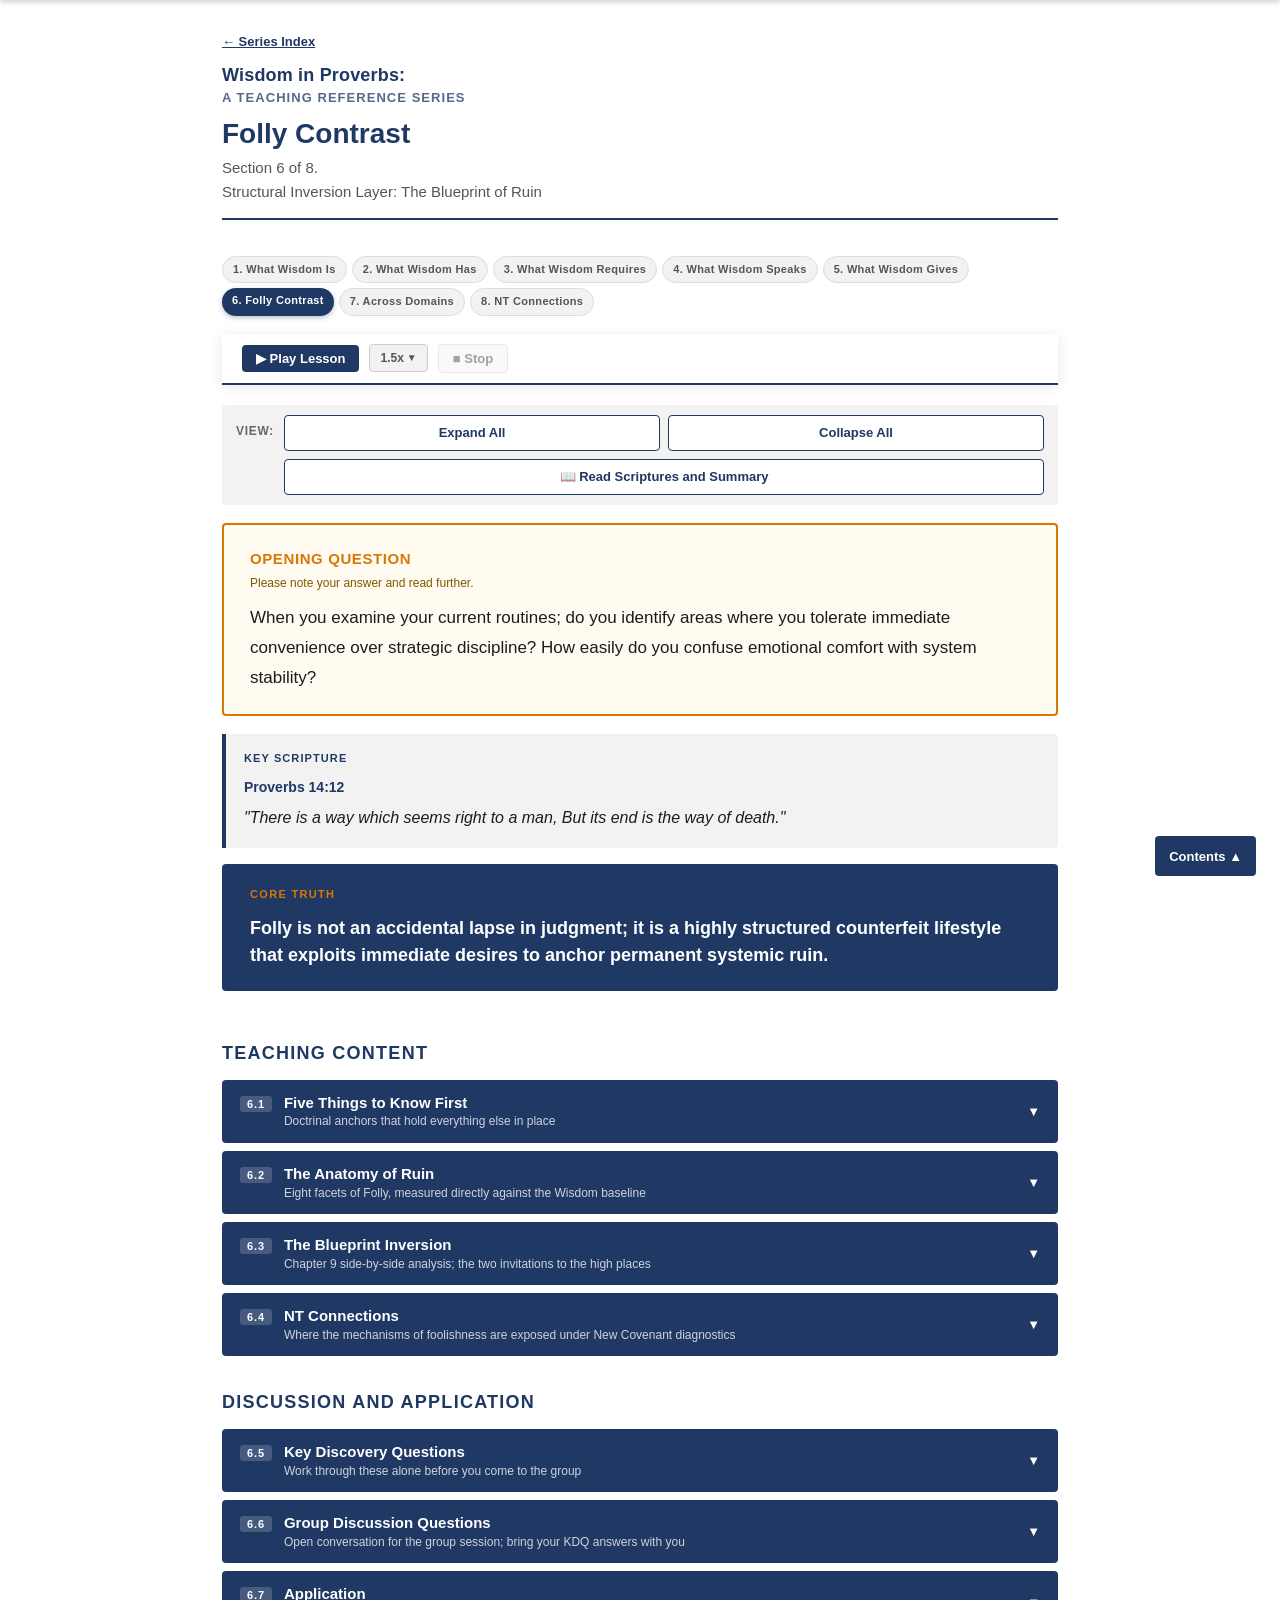
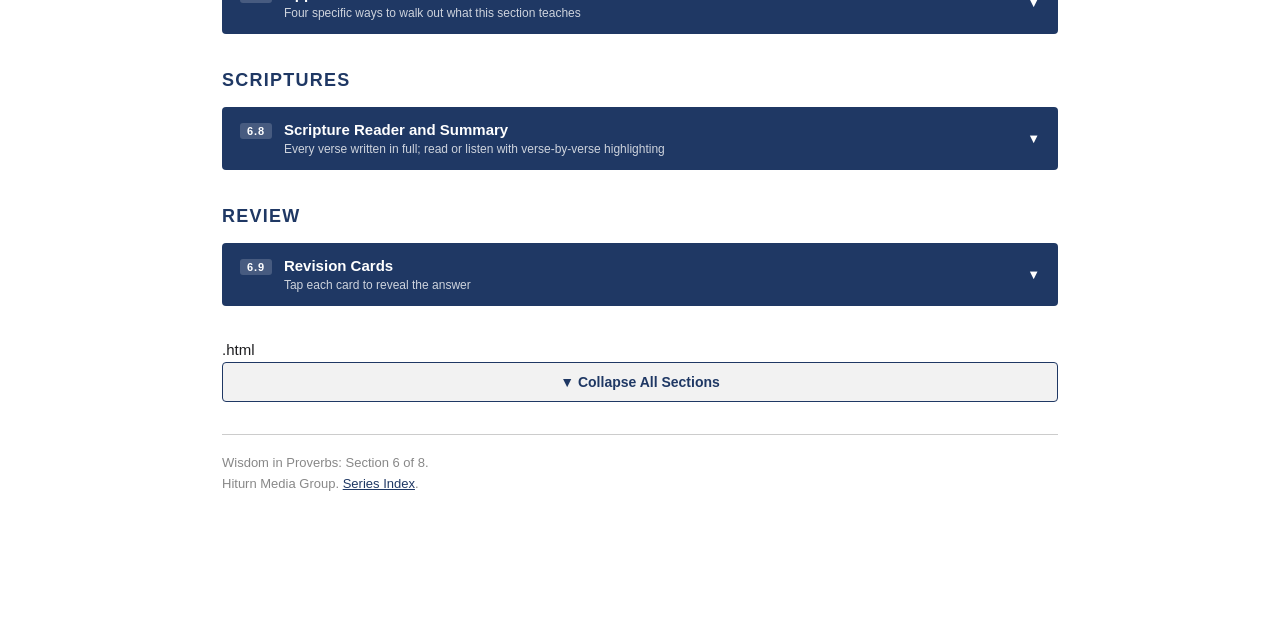
<file: wisdom-proverbs-s6-folly-contrast.html>
<!DOCTYPE html>
<html lang="en">
<head>
<meta charset="UTF-8">
<meta name="viewport" content="width=device-width, initial-scale=1.0">
<link rel="icon" type="image/svg+xml" href="favicon.svg">
<link rel="stylesheet" href="wp-site.css">
<title>Wisdom in Proverbs: Section 6 — Folly Contrast</title>
<style>
  *, *::before, *::after { box-sizing: border-box; }
  body { margin: 0; padding: 0 16px; font-family: Arial, Helvetica, sans-serif; font-size: 15px; line-height: 1.6; font-weight: 400; color: #1c1c1e; background: #ffffff; }
  @media (min-width: 640px) { body { padding: 0 32px; } }
  @media (min-width: 900px) { body { max-width: 900px; margin: 0 auto; } }

  /* ── STICKY BAR ── */
  .sticky-bar { position: fixed; top: 0; left: 0; right: 0; background: #1F3864; color: #ffffff; z-index: 950; box-shadow: 0 2px 6px rgba(0,0,0,0.2); transform: translateY(-100%); transition: transform 0.25s ease; }
  .sticky-bar.visible { transform: translateY(0); }
  .sticky-inner { max-width: 900px; margin: 0 auto; padding: 10px 16px; display: flex; align-items: baseline; justify-content: space-between; gap: 12px; }
  @media (min-width: 640px) { .sticky-inner { padding: 10px 32px; } }
  .sticky-title { font-size: 15px; font-weight: 700; }
  .sticky-meta  { font-size: 12px; opacity: 0.7; white-space: nowrap; }

  /* ── TITLE BLOCK ── */
  .title-block { padding: 32px 0 16px; }
  .back-link { font-size: 13px; margin-bottom: 12px; }
  .back-link a { color: #1F3864; text-decoration: underline; font-weight: 700; }
  .back-link a:hover { color: #2c54a0; }
  .doc-label { margin-bottom: 8px; }
  .dl-main { display: block; font-size: 18px; font-weight: 700; color: #1F3864; letter-spacing: 0.01em; line-height: 1.2; }
  .dl-sub  { display: block; font-size: 13px; font-weight: 700; color: #1F3864; letter-spacing: 0.08em; text-transform: uppercase; opacity: 0.75; margin-top: 2px; }
  @media (max-width: 639px) { .dl-main { font-size: 28px; } }
  h1 { font-size: 26px; font-weight: 700; color: #1F3864; margin: 6px 0 5px; line-height: 1.2; }
  @media (min-width: 640px) { h1 { font-size: 28px; } }
  .subtitle { font-size: 15px; color: #555; margin: 0 0 14px; }
  .title-rule { border: none; border-top: 2px solid #1F3864; margin: 0 0 20px; }
  p { margin-bottom: 16px; }
  a { color: #1F3864; text-decoration: underline; }
  a:hover, a:focus { color: #2c54a0; outline: 2px solid #2c54a0; outline-offset: 2px; }

  /* ── ARC BAR ── */
  .arc-bar { display: flex; gap: 5px; margin: 0 0 18px; flex-wrap: wrap; }
  .arc-step { font-size: 11px; font-weight: 700; padding: 4px 10px; border-radius: 20px; letter-spacing: 0.03em; text-align: left; }
  .arc-step.active  { background: #1F3864; color: #ffffff; box-shadow: 0 2px 5px rgba(31,56,100,0.3); }
  .arc-step.inactive { background: #f2f2f2; color: #555; border: 1px solid #dddddd; cursor: pointer; }
  .arc-step.inactive a { color: inherit; text-decoration: none; }
  @media (max-width: 639px) {
    .arc-bar { display: grid; grid-template-columns: 1fr 1fr; grid-template-rows: repeat(4, auto); grid-auto-flow: column; gap: 7px; }
    .arc-step { font-size: 12px; text-align: left; padding: 10px 10px; min-height: 44px; border-radius: 6px; display: flex; align-items: center; justify-content: flex-start; }
    .arc-step.active  { background: #1F3864; color: #ffffff; border: 1.5px solid #1F3864; box-shadow: 0 4px 12px rgba(31,56,100,0.45), 0 2px 4px rgba(31,56,100,0.25); }
    .arc-step.inactive { background: #ffffff; color: #555; border: 1.5px solid #cccccc; box-shadow: 0 3px 8px rgba(0,0,0,0.15), 0 1px 3px rgba(0,0,0,0.08); }
  .arc-step.inactive a { display: flex; align-items: center; width: 100%; min-height: 44px; color: inherit; text-decoration: none; }
  }

  /* ── UTILITY BAR ── */
  .util-bar { padding: 10px 14px; background: #f2f2f2; border-radius: 4px; margin: 0 0 18px; }
  .util-inner { display: flex; gap: 10px; align-items: flex-start; }
  .util-label { font-size: 12px; font-weight: 700; color: #666; letter-spacing: 0.06em; text-transform: uppercase; white-space: nowrap; padding-top: 7px; flex-shrink: 0; }
  .util-buttons { display: flex; flex-direction: column; gap: 8px; flex: 1; }
  .util-row-1 { display: flex; gap: 8px; }
  .util-row-1 .util-btn { flex: 1; }
  .util-row-2 { display: flex; flex-direction: column; gap: 8px; }
  .util-row-2 .util-btn { width: 100%; }
  .util-btn { background: #ffffff; color: #1F3864; border: 1px solid #1F3864; padding: 6px 12px; border-radius: 4px; font-family: Arial, Helvetica, sans-serif; font-size: 13px; font-weight: 700; cursor: pointer; transition: background 0.15s, color 0.15s; min-height: 36px; }
  .util-btn:hover { background: #1F3864; color: #ffffff; }
  .util-btn:focus { outline: 2px solid #2c54a0; outline-offset: 2px; }
  .util-btn.scripture-active { background: #d97706; color: #ffffff; border-color: #d97706; }

  /* ── OPENING QUESTION ── */
  .opening-question { border: 2px solid #d97706; border-radius: 4px; padding: 20px; margin: 0 0 18px; background: #fffbf0; }
  @media (min-width: 640px) { .opening-question { padding: 22px 26px; } }
  .oq-label { margin-bottom: 10px; }
  .oq-label-primary { display: block; font-size: 15px; font-weight: 700; color: #d97706; letter-spacing: 0.04em; text-transform: uppercase; }
  .oq-label-secondary { display: block; font-size: 12px; color: #7d5a00; margin-top: 3px; }
  .oq-text { font-size: 16px; line-height: 1.75; color: #1c1c1e; margin: 0; font-weight: 500; }
  @media (min-width: 640px) { .oq-text { font-size: 17px; } }

  /* ── KEY SCRIPTURE ── */
  .key-scripture { border-left: 4px solid #1F3864; background: #f2f2f2; padding: 16px 18px; margin: 0 0 16px; border-radius: 0 4px 4px 0; }
  .ks-label { font-size: 11px; font-weight: 700; letter-spacing: 0.1em; text-transform: uppercase; color: #1F3864; margin-bottom: 8px; }
  .ks-ref   { font-size: 14px; font-weight: 700; color: #1F3864; margin-bottom: 6px; }
  .ks-text  { font-size: 16px; font-style: italic; line-height: 1.7; color: #1c1c1e; margin: 0; }

  /* ── CORE TRUTH ── */
  .core-truth-box { background: #1F3864; border-radius: 4px; padding: 20px 22px; margin: 0 0 24px; text-align: left; }
  @media (min-width: 640px) { .core-truth-box { padding: 22px 28px; } }
  .core-truth-label     { font-size: 11px; font-weight: 700; letter-spacing: 0.12em; text-transform: uppercase; color: #d97706; margin: 0 0 12px; }
  .core-truth-statement { font-size: 16px; font-weight: 700; color: #ffffff; line-height: 1.5; margin: 0; }
  @media (min-width: 640px) { .core-truth-statement { font-size: 18px; } }

  /* ── GROUP DIVIDERS ── */
  .group-divider { padding: 24px 0 6px; margin: 0 0 6px; }
  .group-divider-label { display: block; font-size: 18px; font-weight: 700; color: #1F3864; letter-spacing: 0.07em; text-transform: uppercase; }

  /* ── ACCORDION ── */
  .acc-unit { margin-bottom: 8px; }
  .acc-btn { display: flex; align-items: center; gap: 10px; width: 100%; background: #1F3864; color: #ffffff; border: none; padding: 12px 16px; font-family: Arial, Helvetica, sans-serif; cursor: pointer; border-radius: 4px; text-align: left; transition: background 0.15s; min-height: 52px; }
  @media (min-width: 640px) { .acc-btn { padding: 13px 18px; gap: 12px; } }
  .acc-btn:hover { background: #2c54a0; }
  .acc-btn:focus { outline: 2px solid #2c54a0; outline-offset: 2px; }
  .acc-pill { font-size: 11px; font-weight: 700; letter-spacing: 0.08em; background: rgba(255,255,255,0.18); padding: 2px 7px; border-radius: 3px; white-space: nowrap; flex-shrink: 0; text-transform: uppercase; align-self: flex-start; margin-top: 3px; }
  .acc-title-block { flex: 1; display: flex; flex-direction: column; gap: 2px; }
  .acc-title { font-size: 14px; font-weight: 700; line-height: 1.3; }
  @media (min-width: 640px) { .acc-title { font-size: 15px; } }
  .acc-subtitle { font-size: 12px; font-weight: 400; opacity: 0.78; line-height: 1.3; }
  .acc-chevron { font-size: 13px; transition: transform 0.25s ease; flex-shrink: 0; margin-left: 4px; align-self: center; }
  .acc-btn[aria-expanded="true"] .acc-chevron { transform: rotateY(180deg); }
  .acc-body { display: none; border: 1px solid #cccccc; border-top: none; border-radius: 0 0 4px 4px; padding: 18px 16px 16px; background: #ffffff; margin-bottom: 2px; }
  @media (min-width: 640px) { .acc-body { padding: 22px 20px 18px; } }
  .acc-body.open { display: block; }

  /* ── MINIMISE BUTTON ── */
  .acc-body-footer { display: flex; justify-content: flex-end; margin-top: 16px; padding-top: 12px; border-top: 1px solid #eeeeee; }
  .acc-collapse-btn { background: #f2f2f2; border: 1px solid #cccccc; color: #555; padding: 5px 12px; border-radius: 4px; font-size: 12px; font-weight: 700; cursor: pointer; font-family: Arial, Helvetica, sans-serif; display: flex; align-items: center; gap: 6px; min-height: 32px; }
  .acc-collapse-btn:hover { background: #e0e0e0; }
  .acc-collapse-btn:focus { outline: 2px solid #2c54a0; outline-offset: 2px; }

  /* ── CRIB PANEL ── */
  .crib-inner { border-left: 4px solid #1F3864; background: #f0f4fb; border-radius: 0 4px 4px 0; padding: 14px 16px; }
  @media (min-width: 640px) { .crib-inner { padding: 16px 18px; } }
  .crib-inner h3 { font-size: 11px; font-weight: 700; letter-spacing: 0.09em; text-transform: uppercase; color: #1F3864; border-bottom: none; padding-bottom: 0; margin-top: 0; margin-bottom: 12px; }
  .crib-inner ol { margin: 0; padding-left: 20px; }
  .crib-inner li { margin-bottom: 12px; line-height: 1.65; font-size: 14px; color: #1c1c1e; }
  @media (min-width: 640px) { .crib-inner li { font-size: 15px; } }
  .crib-ref { font-size: 12px; color: #1F3864; opacity: 0.65; margin-left: 4px; }

  /* ── TABLES ── */
  .table-wrap { overflow-x: auto; margin-bottom: 20px; -webkit-overflow-scrolling: touch; }
  table { width: 100%; border-collapse: collapse; font-size: 14px; }
  thead tr { background: #1F3864; color: #ffffff; }
  thead th { padding: 10px 12px; font-size: 13px; font-weight: 700; letter-spacing: 0.04em; text-align: left; border: 1px solid #cccccc; }
  @media (min-width: 640px) { thead th { padding: 10px 14px; font-size: 14px; } }
  tbody tr:nth-child(odd)  { background: #ffffff; }
  tbody tr:nth-child(even) { background: #f2f2f2; }
  tbody td { padding: 9px 12px; border: 1px solid #cccccc; vertical-align: top; font-size: 13px; }
  @media (min-width: 640px) { tbody td { padding: 10px 14px; font-size: 14px; } }
  td.label-cell { background: #f2f2f2; font-weight: 700; }
  td.verse-cell { background: #f0f4fb !important; border-left: 3px solid #1F3864; }
  .verse-snippet { font-style: italic; color: #1c1c1e; font-weight: 500; }
  td.folly-cell { color: #7d3a00; }
  td.note-cell  { color: #444; }

  @media (max-width: 639px) {
    .resp-table thead { display: none; }
    .resp-table tbody tr { display: block; border: 1px solid #cccccc; border-radius: 4px; margin-bottom: 14px; overflow: hidden; }
    .resp-table tbody td { display: block; border: none; border-bottom: 1px solid #eeeeee; padding: 8px 14px; background: #ffffff !important; font-size: 14px; }
    .resp-table tbody td:last-child { border-bottom: none; }
    .resp-table tbody td::before { content: attr(data-label); display: block; font-size: 10px; font-weight: 700; text-transform: uppercase; letter-spacing: 0.08em; color: #888; margin-bottom: 3px; }
    .resp-table tbody td.label-cell { background: #dce8f5 !important; color: #1F3864; font-size: 14px; font-weight: 700; padding: 10px 14px; border-left: 4px solid #1F3864; }
    .resp-table tbody td.label-cell::before { display: none; }
    .resp-table tbody td.verse-cell { background: #f0f4fb !important; border-left: 3px solid #1F3864; }
    .resp-table tbody td.folly-cell { background: #f5f5f5 !important; color: #7d3a00; }
  }

  /* ── CALLOUT BOXES ── */
  .callout { padding: 12px 14px; margin: 16px 0; }
  @media (min-width: 640px) { .callout { padding: 12px 16px; } }
  .callout-note    { border-left: 4px solid #d97706; background: #fffbf0; }
  .callout-depth   { border-left: 4px solid #1F3864; background: #f0f4fb; }
  .callout-caution { border-left: 4px solid #8b0000; background: #fdf0f0; }
  .callout-label { font-size: 11px; font-weight: 700; letter-spacing: 0.09em; text-transform: uppercase; margin-bottom: 5px; }
  .callout-note    .callout-label { color: #7d5a00; }
  .callout-depth   .callout-label { color: #1F3864; }
  .callout-caution .callout-label { color: #8b0000; }
  .callout p { margin: 0; font-size: 14px; line-height: 1.6; }

  /* ── WISDOM SUMMARY ── */
  .wisdom-summary { border: 1px solid #d97706; border-top: 3px solid #d97706; border-radius: 4px; padding: 16px 18px; margin: 20px 0; background: #ffffff; }
  @media (min-width: 640px) { .wisdom-summary { padding: 18px 20px; } }
  .wisdom-summary-heading { font-size: 13px; font-weight: 700; color: #d97706; letter-spacing: 0.07em; text-transform: uppercase; margin: 0 0 12px; }
  .wisdom-summary ol { margin: 0; padding-left: 20px; }
  .wisdom-summary li { font-size: 14px; line-height: 1.65; margin-bottom: 8px; color: #1c1c1e; }
  .wisdom-summary li:last-child { margin-bottom: 0; }

  /* ── KDQ ── */
  .kdq-block { border: 2px solid #1F3864; border-radius: 4px; overflow: hidden; margin: 6px 0; }
  .kdq-header { background: #1F3864; color: #ffffff; padding: 12px 16px; }
  @media (min-width: 640px) { .kdq-header { padding: 12px 20px; } }
  .kdq-header-title { font-size: 13px; font-weight: 700; letter-spacing: 0.05em; text-transform: uppercase; margin: 0; }
  @media (min-width: 640px) { .kdq-header-title { font-size: 14px; } }
  .kdq-header-sub { font-size: 12px; opacity: 0.78; margin: 3px 0 0; }
  .kdq-questions { padding: 6px 16px 14px; }
  @media (min-width: 640px) { .kdq-questions { padding: 8px 20px 16px; } }
  .kdq-question { display: flex; gap: 12px; align-items: flex-start; padding: 12px 0; border-bottom: 1px solid #eeeeee; }
  @media (min-width: 640px) { .kdq-question { gap: 14px; padding: 14px 0; } }
  .kdq-question:last-child { border-bottom: none; }
  .kdq-num { background: #1F3864; color: #ffffff; border-radius: 50%; width: 26px; height: 26px; min-width: 26px; display: flex; align-items: center; justify-content: center; font-size: 12px; font-weight: 700; flex-shrink: 0; margin-top: 2px; }
  @media (min-width: 640px) { .kdq-num { width: 28px; height: 28px; min-width: 28px; font-size: 13px; margin-top: 1px; } }
  .kdq-body { flex: 1; display: flex; flex-direction: column; gap: 8px; }
  .kdq-text { font-size: 14px; line-height: 1.65; }
  @media (min-width: 640px) { .kdq-text { font-size: 15px; } }

  /* ── FILLABLE ANSWERS ── */
  .fillable { min-height: 56px; outline: none; background: #fffbf0; border-radius: 3px; border: 1px solid #e0d0b0; padding: 6px 8px; font-family: Arial, Helvetica, sans-serif; font-size: 14px; line-height: 1.5; color: #1c1c1e; display: block; width: 100%; transition: background 0.15s; }
  .fillable:focus { background: #fff8e1; outline: 2px solid #d97706; outline-offset: 0; }
  .fillable:empty::before { content: attr(data-placeholder); color: #bbb; pointer-events: none; font-style: italic; }
  .answers-toolbar { display: flex; gap: 10px; flex-wrap: wrap; align-items: center; margin: 16px 16px 4px; padding-bottom: 4px; }
  @media (min-width: 640px) { .answers-toolbar { margin: 16px 20px 4px; } }
  .answers-toolbar button { background: #1F3864; color: #ffffff; border: none; border-radius: 4px; padding: 7px 14px; font-size: 13px; font-weight: 700; font-family: Arial, Helvetica, sans-serif; cursor: pointer; min-height: 34px; }
  .answers-toolbar button:hover { background: #2c54a0; }
  .answers-toolbar button:focus { outline: 2px solid #2c54a0; outline-offset: 2px; }
  .answers-toolbar .clear-btn { background: #ffffff; color: #8b0000; border: 1px solid #8b0000; }
  .answers-toolbar .clear-btn:hover { background: #fce8e8; }
  .answers-note { font-size: 12px; color: #777; margin: 4px 16px 0; }
  @media (min-width: 640px) { .answers-note { margin: 4px 20px 0; } }

  /* ── GDQ ── */
  .gdq-block { border: 2px solid #0d7377; border-radius: 4px; overflow: hidden; margin: 6px 0; }
  .gdq-header { background: #0d7377; color: #ffffff; padding: 12px 16px; }
  @media (min-width: 640px) { .gdq-header { padding: 12px 20px; } }
  .gdq-header-title { font-size: 13px; font-weight: 700; letter-spacing: 0.05em; text-transform: uppercase; margin: 0; }
  @media (min-width: 640px) { .gdq-header-title { font-size: 14px; } }
  .gdq-header-sub { font-size: 12px; opacity: 0.85; margin: 3px 0 0; }
  .gdq-questions { padding: 6px 16px 14px; }
  @media (min-width: 640px) { .gdq-questions { padding: 8px 20px 16px; } }
  .gdq-question { display: flex; gap: 12px; align-items: flex-start; padding: 12px 0; border-bottom: 1px solid #e0f0f0; }
  @media (min-width: 640px) { .gdq-question { gap: 14px; padding: 14px 0; } }
  .gdq-question:last-child { border-bottom: none; }
  .gdq-num { background: #0d7377; color: #ffffff; border-radius: 50%; width: 26px; height: 26px; min-width: 26px; display: flex; align-items: center; justify-content: center; font-size: 12px; font-weight: 700; flex-shrink: 0; margin-top: 2px; }
  @media (min-width: 640px) { .gdq-num { width: 28px; height: 28px; min-width: 28px; font-size: 13px; margin-top: 1px; } }
  .gdq-text { font-size: 14px; line-height: 1.65; }
  @media (min-width: 640px) { .gdq-text { font-size: 15px; } }

  /* ── APPLICATION ── */
  .app-intro { font-size: 14px; color: #555; margin: 0 0 14px; font-style: italic; }
  .app-item { display: flex; gap: 14px; align-items: flex-start; padding: 14px 0; border-bottom: 1px solid #eeeeee; }
  @media (min-width: 640px) { .app-item { gap: 16px; padding: 16px 0; } }
  .app-item:last-child { border-bottom: none; }
  .app-num { background: #1F3864; color: #ffffff; border-radius: 4px; min-width: 30px; height: 30px; display: flex; align-items: center; justify-content: center; font-size: 13px; font-weight: 700; flex-shrink: 0; margin-top: 2px; }
  @media (min-width: 640px) { .app-num { min-width: 32px; height: 32px; } }
  .app-body { flex: 1; }
  .app-title { font-size: 14px; font-weight: 700; color: #1F3864; margin: 0 0 4px; }
  @media (min-width: 640px) { .app-title { font-size: 15px; } }
  .app-desc { font-size: 14px; line-height: 1.65; color: #1c1c1e; margin: 0; }
  .nt-forward-note { font-size: 13px; color: #555; border-top: 1px solid #eeeeee; padding-top: 12px; margin-top: 16px; font-style: italic; }

  /* ── SCRIPTURE READER ── */
  .scripture-reader-intro { margin-bottom: 18px; padding-bottom: 16px; border-bottom: 1px solid #cccccc; }
  .scripture-reader-intro p { margin: 0; font-size: 14px; color: #555; line-height: 1.6; }
  .scripture-group-header { display: flex; align-items: center; justify-content: space-between; gap: 12px; margin: 18px 0 4px; border-bottom: 2px solid #1F3864; padding-bottom: 5px; }
  .scripture-group-header .scripture-group-label { margin: 0; border-bottom: none; padding-bottom: 0; }
  .read-aloud-controls { display: flex; gap: 8px; align-items: center; flex-wrap: wrap; flex-shrink: 0; }
  .read-aloud-btn { background: #1F3864; color: #ffffff; border: none; padding: 7px 14px; border-radius: 4px; font-family: Arial, Helvetica, sans-serif; font-size: 13px; font-weight: 700; cursor: pointer; transition: background 0.15s; min-height: 36px; }
  .read-aloud-btn:hover { background: #2c54a0; }
  .read-aloud-btn:focus { outline: 2px solid #2c54a0; outline-offset: 2px; }
  .read-aloud-btn.stop { background: #8b0000; }
  .read-aloud-btn.paused { background: #d97706; }
  .reading-counter { font-size: 12px; color: #888; display: none; }
  .reading-counter.visible { display: block; }
  .scripture-group-label { font-size: 14px; font-weight: 700; letter-spacing: 0.1em; text-transform: uppercase; color: #1F3864; border-bottom: 2px solid #1F3864; padding-bottom: 5px; margin: 22px 0 4px; }
  .scripture-entry { padding: 12px 0 12px 10px; border-bottom: 1px solid #eeeeee; border-left: 3px solid transparent; transition: background 0.3s, border-left-color 0.3s; }
  @media (min-width: 640px) { .scripture-entry { padding: 14px 0 14px 12px; } }
  .scripture-entry:last-child { border-bottom: none; }
  
  #scripture-summary-block.reading-active { background: #f0f4fb; border-left: 3px solid #1F3864; padding-left: 10px; transition: background 0.3s; }
  .scripture-entry.reading-active { background: #f0f4fb; border-left-color: #1F3864; }
  .scripture-ref  { font-size: 13px; font-weight: 700; color: #1F3864; letter-spacing: 0.03em; margin-bottom: 5px; }
  .scripture-text { font-size: 15px; line-height: 1.8; color: #1c1c1e; font-style: italic; }
  @media (min-width: 640px) { .scripture-text { font-size: 16px; } }

  /* ── REVISION CARDS ── */
  .flashcard-hint { font-size: 12px; color: #888; margin: 0 0 12px; }
  .flashcard-grid { display: grid; grid-template-columns: repeat(auto-fill, minmax(260px, 1fr)); gap: 16px; margin: 4px 0 16px; }
  .flashcard { height: 190px; perspective: 1000px; cursor: pointer; }
  .flashcard-inner { position: relative; width: 100%; height: 100%; transform-style: preserve-3d; transition: transform 0.45s ease; border-radius: 6px; }
  .flashcard.flipped .flashcard-inner { transform: rotateY(180deg); }
  .flashcard-front, .flashcard-back { position: absolute; width: 100%; height: 100%; backface-visibility: hidden; -webkit-backface-visibility: hidden; border-radius: 6px; padding: 16px; display: flex; flex-direction: column; justify-content: center; }
  .flashcard-front { background: #ffffff; border: 2px solid #1F3864; }
  .flashcard-back  { background: #1F3864; transform: rotateY(180deg); }
  .fc-prompt { font-size: 14px; font-weight: 700; color: #1F3864; margin: 0 0 8px; line-height: 1.4; }
  .fc-ref     { font-size: 12px; color: #2c54a0; font-weight: 700; margin: 0; letter-spacing: 0.05em; }
  .fc-verse   { font-size: 13px; color: #e8e4dc; font-style: italic; margin: 0 0 8px; line-height: 1.5; }
  .fc-ref-back { font-size: 12px; color: #d97706; font-weight: 700; margin: 0; letter-spacing: 0.04em; }

  /* ── BOTTOM CONTROLS ── */
  .bottom-controls { padding: 24px 0 0; }
  .bottom-collapse-btn { width: 100%; background: #f2f2f2; color: #1F3864; border: 1px solid #1F3864; padding: 11px 16px; border-radius: 4px; font-family: Arial, Helvetica, sans-serif; font-size: 14px; font-weight: 700; cursor: pointer; transition: background 0.15s, color 0.15s; }
  .bottom-collapse-btn:hover { background: #1F3864; color: #ffffff; }

  /* ── FLOATING TOC ── */
  #toc-container { position: fixed; bottom: 20px; right: 16px; z-index: 1000; }
  @media (min-width: 640px) { #toc-container { bottom: 24px; right: 24px; } }
  #toc-toggle { background: #1F3864; color: #ffffff; border: none; padding: 9px 14px; border-radius: 4px; font-family: Arial, Helvetica, sans-serif; font-size: 13px; font-weight: 700; cursor: pointer; min-height: 40px; }
  @media (max-width: 639px) { #toc-container { bottom: 14px; right: 10px; } #toc-toggle { font-size: 11px; padding: 6px 10px; min-height: 32px; border-radius: 20px; background: rgba(31,56,100,0.9); } }
  #toc-toggle:focus { outline: 2px solid #2c54a0; outline-offset: 2px; }
  #toc-menu { display: none; background: #1F3864; border-radius: 4px; padding: 8px 0; margin-bottom: 8px; min-width: 220px; max-width: 85vw; max-height: 60vh; overflow-y: auto; }
  @media (min-width: 640px) { #toc-menu { min-width: 240px; } }
  #toc-menu a { display: flex; flex-direction: column; justify-content: center; color: #ffffff; text-decoration: none; padding: 9px 14px; font-size: 13px; cursor: pointer; line-height: 1.3; min-height: 44px; }
  #toc-menu a .toc-sub { font-size: 11px; opacity: 0.7; margin-top: 1px; }
  #toc-menu a:hover { background: #2c54a0; }
  .toc-divider { font-size: 10px; font-weight: 700; letter-spacing: 0.1em; text-transform: uppercase; color: rgba(255,255,255,0.45); padding: 8px 14px 3px; }

  /* ── FOOTER ── */
  .page-footer { font-size: 13px; color: #888; border-top: 1px solid #cccccc; padding: 18px 0 36px; margin-top: 32px; }
/* ── PRINT ── */
  @media print {
    #toc-container, .util-bar, .read-aloud-controls, .back-link, .arc-bar, .sticky-bar, .acc-body-footer, .bottom-controls, .answers-toolbar, .wp-audio-panel { display: none; }
    .acc-body { display: block !important; }
    .acc-btn, .crib-inner, .kdq-header, .gdq-header, .core-truth-box { -webkit-print-color-adjust: exact; print-color-adjust: exact; }
    .flashcard-front { border: 1px solid #cccccc; }
    .flashcard-back { background: #f2f2f2 !important; }
    .fc-verse, .fc-ref-back { color: #1c1c1e !important; }
  }
</style>
</head>
<body data-wp-page="lesson">

<div class="sticky-bar" id="sticky-bar" aria-hidden="true">
  <div class="sticky-inner">
    <span class="sticky-title">Folly Contrast</span>
    <span class="sticky-meta">Section 6 of 8</span>
  </div>
</div>

<div class="title-block" id="title-block">
  <div class="back-link"><a href="index.html">&#8592; Series Index</a></div>
  <div class="doc-label">
    <span class="dl-main">Wisdom in Proverbs:</span>
    <span class="dl-sub">A Teaching Reference Series</span>
  </div>
  <h1>Folly Contrast</h1>
  <p class="subtitle">Section 6 of 8.<br>Structural Inversion Layer: The Blueprint of Ruin</p>
  <hr class="title-rule">
</div>

<div class="arc-bar" aria-label="Series progress">
  <span class="arc-step inactive" title="Go to Section 1"><a href="wisdom-proverbs-s1-what-wisdom-is.html">1. What Wisdom Is</a></span>
  <span class="arc-step inactive" title="Go to Section 2"><a href="wisdom-proverbs-s2-what-wisdom-has.html">2. What Wisdom Has</a></span>
  <span class="arc-step inactive" title="Go to Section 3"><a href="wisdom-proverbs-s3-what-wisdom-requires.html">3. What Wisdom Requires</a></span>
  <span class="arc-step inactive" title="Go to Section 4"><a href="wisdom-proverbs-s4-what-wisdom-speaks.html">4. What Wisdom Speaks</a></span>
  <span class="arc-step inactive" title="Go to Section 5"><a href="wisdom-proverbs-s5-what-wisdom-gives.html">5. What Wisdom Gives</a></span>
  <span class="arc-step active">6. Folly Contrast</span>
  <span class="arc-step inactive" title="Go to Section 7"><a href="wisdom-proverbs-s7-across-domains.html">7. Across Domains</a></span>
  <span class="arc-step inactive" title="Go to Section 8"><a href="wisdom-proverbs-s8-nt-connections.html">8. NT Connections</a></span>
</div>

<script type="application/json" id="wp-lesson-meta">{"intro":"Welcome to Section Six: The Folly Contrast. Let's start with something uncomfortable. Most of what this section describes will not feel like foolishness from the inside. It rarely does. Folly is not stupidity. It is a system. It has its own logic, its own voice and a destination that only becomes clear at the end. Proverbs does not leave it unnamed. In this section you will meet folly in structural terms; how she calls, who she targets, what she promises and what she delivers. You will also see that folly mimics wisdom closely enough to be mistaken for it. The contrast in this section is not comfortable. It is designed to make you look at your own patterns before the end becomes visible. Section six will ask you which system you are actually building. It is my prayer that the God of our Lord Jesus Christ, the Father of glory, may give you the Spirit of wisdom and of revelation in the knowledge of him as you study to apply His preserved book of Wisdom.","downloadSlug":"wip-s6-folly-contrast"}</script>
<!-- AUDIO PANEL -->
<div class="wp-audio-panel" role="region" aria-label="Audio controls">
  <div class="wp-audio-inner">
    <button class="wp-audio-btn wp-btn-play-main" id="wp-btn-play-main" type="button" aria-label="Play entire lesson">&#9654; Play Lesson</button>
    <div class="wp-speed-dropdown">
      <button class="wp-speed-toggle" type="button" id="wp-speed-toggle" aria-expanded="false" aria-haspopup="listbox" aria-controls="wp-speed-menu" aria-label="Playback speed"><span class="wp-speed-value">1.5x</span><span class="wp-speed-chevron" aria-hidden="true">&#9660;</span></button>
      <ul class="wp-speed-menu" id="wp-speed-menu" role="listbox" hidden>
        <li role="presentation"><button type="button" class="wp-speed-option" role="option" data-rate="1" aria-selected="false">1.0x</button></li>
        <li role="presentation"><button type="button" class="wp-speed-option" role="option" data-rate="1.25" aria-selected="false">1.25x</button></li>
        <li role="presentation"><button type="button" class="wp-speed-option active" role="option" data-rate="1.5" aria-selected="true">1.5x</button></li>
        <li role="presentation"><button type="button" class="wp-speed-option" role="option" data-rate="1.75" aria-selected="false">1.75x</button></li>
        <li role="presentation"><button type="button" class="wp-speed-option" role="option" data-rate="2" aria-selected="false">2.0x</button></li>
      </ul>
    </div>
    <button class="wp-audio-btn wp-btn-stop" id="wp-btn-stop" type="button" aria-label="Stop playback" disabled>&#9632; Stop</button>
    <span class="wp-audio-progress" id="wp-audio-progress" aria-live="polite"></span>
  </div>
</div>
<!-- UTILITY BAR -->
<div class="util-bar">
  <div class="util-inner">
    <span class="util-label">View:</span>
    <div class="util-buttons">
      <div class="util-row-1">
        <button class="util-btn" id="btn-expand-all">Expand All</button>
        <button class="util-btn" id="btn-collapse-all">Collapse All</button>
      </div>
      <div class="util-row-2">
        <button class="util-btn" id="btn-scripture-only">&#128214; Read Scriptures and Summary</button>
      </div>
    </div>
  </div>
</div>
<div class="opening-question" id="opening-q">
  <div class="oq-label">
    <span class="oq-label-primary">Opening Question</span>
    <span class="oq-label-secondary">Please note your answer and read further.</span>
  </div>
  <p class="oq-text">When you examine your current routines; do you identify areas where you tolerate immediate convenience over strategic discipline? How easily do you confuse emotional comfort with system stability?</p>
</div>

<div class="key-scripture">
  <div class="ks-label">Key Scripture</div>
  <div class="ks-ref">Proverbs 14:12</div>
  <p class="ks-text">"There is a way which seems right to a man, But its end is the way of death."</p>
</div>

<div class="core-truth-box">
  <div class="core-truth-label">Core Truth</div>
  <p class="core-truth-statement">Folly is not an accidental lapse in judgment; it is a highly structured counterfeit lifestyle that exploits immediate desires to anchor permanent systemic ruin.</p>
</div>

<div class="group-divider"><span class="group-divider-label">Teaching Content</span></div>

<div class="acc-unit" id="unit-crib">
  <button class="acc-btn" aria-expanded="false" aria-controls="body-crib" id="btn-crib">
    <span class="acc-pill">6.1</span>
    <div class="acc-title-block">
      <span class="acc-title">Five Things to Know First</span>
      <span class="acc-subtitle">Doctrinal anchors that hold everything else in place</span>
    </div>
    <span class="acc-chevron" aria-hidden="true">▼</span>
  </button>
  <div class="acc-body" id="body-crib" role="region" aria-labelledby="btn-crib">
    <div class="crib-inner">
      <h3>Five Foundations</h3>
      <ol>
        <li>Folly begins with the active rejection of the fear of the LORD; it builds its entire framework on an intentional hatred of knowledge. <span class="crib-ref">(1:7)</span></li>
        <li>The signature environment of foolishness is noisy chaos; it mimics the public calls of wisdom to capture unvetted minds. <span class="crib-ref">(9:13)</span></li>
        <li>A total lack of intake capacity anchors the foolish condition; the candidate focuses entirely on projecting baseline opinions. <span class="crib-ref">(18:2)</span></li>
        <li>Alternate rationalities form the primary deception vector; paths that seem perfectly functional can terminate in absolute structural death. <span class="crib-ref">(14:12)</span></li>
        <li>The final legacy of unvetted management choices is absolute bankruptcy; the fool ultimately becomes a structural servant to the wise. <span class="crib-ref">(11:29)</span></li>
      </ol>
    </div>
    <div style="border-top:2px solid #1F3864;margin:28px 0 0;padding-top:20px;">
      <div class="wisdom-summary">
      <div class="wisdom-summary-heading">In Summary: The Inversion Principles</div>
      <ol>
        <li>Folly relies on high-decibel emotionalism to choke out systemic scrutiny.</li>
        <li>It cuts off informational input loops; it values opinion expression above data.</li>
        <li>It interprets raw emotional rage as execution authority.</li>
        <li>It templates alternate moral strategies that hide terminal hazards.</li>
        <li>It deploys uncurated vocabulary that functions as a structural snare.</li>
        <li>It extracts short-range wealth through manipulative operations.</li>
        <li>It treats correction and institutional instruction as a personal hostile strike.</li>
        <li>It dissolves the safety boundaries of the home layer, yielding total bankruptcy.</li>
      </ol>
    </div>
    </div>

    <div class="acc-body-footer">
      <button class="acc-collapse-btn" data-target="body-crib" aria-label="Minimise this section">&#9650; Minimise</button>
    </div>
  </div>
</div>

<div class="acc-unit" id="unit-identity">
  <button class="acc-btn" aria-expanded="false" aria-controls="body-identity" id="btn-identity">
    <span class="acc-pill">6.2</span>
    <div class="acc-title-block">
      <span class="acc-title">The Anatomy of Ruin</span>
      <span class="acc-subtitle">Eight facets of Folly, measured directly against the Wisdom baseline</span>
    </div>
    <span class="acc-chevron" aria-hidden="true">▼</span>
  </button>
  <div class="acc-body" id="body-identity" role="region" aria-labelledby="btn-identity">
    <div class="callout callout-caution">
      <div class="callout-label">Caution</div>
      <p>Folly is highly protective of its internal delusions. It does not advertise itself as evil; it advertises itself as efficient, comfortable and liberated. If your tracking systems only measure immediate speed or emotional comfort, you will misclassify foolish paths as optimized routes until the terminal failure point occurs.</p>
    </div>
    <div class="table-wrap">
      <table class="resp-table">
        <thead>
          <tr><th>Facet</th><th>Verse Snippet</th><th>Wisdom Contrast</th><th>Teaching Note</th></tr>
        </thead>
        <tbody>
          <tr>
            <td class="label-cell" data-label="Facet">Noisy Clamour (9:13)</td>
            <td class="verse-cell" data-label="Verse Snippet"><span class="verse-snippet">"A foolish woman is clamorous"</span></td>
            <td class="folly-cell" data-label="Wisdom Contrast">Wisdom issues an orderly invitation built on truth and custom preparation (9:1-5)</td>
            <td class="note-cell"  data-label="Teaching Note">Folly deploys high emotional volumes and manufactured urgency to override sober system checks.</td>
          </tr>
          <tr>
            <td class="label-cell" data-label="Facet">Self-Expression (18:2)</td>
            <td class="verse-cell" data-label="Verse Snippet"><span class="verse-snippet">"but only that his heart may express itself"</span></td>
            <td class="folly-cell" data-label="Wisdom Contrast">Wisdom values objective tracking data and seeks multi-disciplinary counsel (15:22)</td>
            <td class="note-cell"  data-label="Teaching Note">The foolish mind treats dialogue as a stage for personal validation rather than an optimization intake channel.</td>
          </tr>
          <tr>
            <td class="label-cell" data-label="Facet">Blind Rage (14:16)</td>
            <td class="verse-cell" data-label="Verse Snippet"><span class="verse-snippet">"but a fool rages and is self-confident"</span></td>
            <td class="folly-cell" data-label="Wisdom Contrast">Wisdom fears danger early and executes strategic perimeter retreat (22:3)</td>
            <td class="note-cell"  data-label="Teaching Note">Arrogant self-confidence treats emotional volatility as strength and accelerates directly into system failures.</td>
          </tr>
          <tr>
            <td class="label-cell" data-label="Facet">Counterfeit Paths (14:12)</td>
            <td class="verse-cell" data-label="Verse Snippet"><span class="verse-snippet">"There is a way which seems right to a man"</span></td>
            <td class="folly-cell" data-label="Wisdom Contrast">Wisdom matches its blueprints directly to divine laws that yield life</td>
            <td class="note-cell"  data-label="Teaching Note">Paths built on pure cultural alignment seem rational at entry points but terminate in death.</td>
          </tr>
          <tr>
            <td class="label-cell" data-label="Facet">Verbal Snares (18:7)</td>
            <td class="verse-cell" data-label="Verse Snippet"><span class="verse-snippet">"A fool’s mouth is his destruction"</span></td>
            <td class="folly-cell" data-label="Wisdom Contrast">The words of the wise promote physical and emotional health (12:18)</td>
            <td class="note-cell"  data-label="Teaching Note">An unmanaged verbal output channel creates an automatic self-destruct mechanism for the soul layer.</td>
          </tr>
          <tr>
            <td class="label-cell" data-label="Facet">Lying Revenues (21:6)</td>
            <td class="verse-cell" data-label="Verse Snippet"><span class="verse-snippet">"Is the fleeting fantasy of those who seek death"</span></td>
            <td class="folly-cell" data-label="Wisdom Contrast">Wisdom generates durable riches anchored with permanent righteousness (8:18)</td>
            <td class="note-cell"  data-label="Teaching Note">Capital extracted through deception creates a volatile bubble that bursts during structural corrections.</td>
          </tr>
          <tr>
            <td class="label-cell" data-label="Facet">Despising Systems (15:5)</td>
            <td class="verse-cell" data-label="Verse Snippet"><span class="verse-snippet">"A fool despises his father’s instruction"</span></td>
            <td class="folly-cell" data-label="Wisdom Contrast">He who regards system feedback and correction behaves prudently</td>
            <td class="note-cell"  data-label="Teaching Note">Rejection of paternal or institutional critique ensures that identical process errors repeat indefinitely.</td>
          </tr>
          <tr>
            <td class="label-cell" data-label="Facet">Bankruptcy Legacy (11:29)</td>
            <td class="verse-cell" data-label="Verse Snippet"><span class="verse-snippet">"He who troubles his own house will inherit the wind"</span></td>
            <td class="folly-cell" data-label="Wisdom Contrast">The wise build an enduring asset treasury for future generations (8:21)</td>
            <td class="note-cell"  data-label="Teaching Note">Domestic mis-management completely dissolves baseline structures and leaves descendants with zero legacy resources.</td>
          </tr>
        </tbody>
      </table>
    </div>
    <div class="wisdom-summary">
      <div class="wisdom-summary-heading">In Summary: The Inversion Principles</div>
      <ol>
        <li>Folly relies on high-decibel emotionalism to choke out systemic scrutiny.</li>
        <li>It cuts off informational input loops; it values opinion expression above data.</li>
        <li>It interprets raw emotional rage as execution authority.</li>
        <li>It templates alternate moral strategies that hide terminal hazards.</li>
        <li>It deploys uncurated vocabulary that functions as a structural snare.</li>
        <li>It extracts short-range wealth through manipulative operations.</li>
        <li>It treats correction and institutional instruction as a personal hostile strike.</li>
        <li>It dissolves the safety boundaries of the home layer, yielding total bankruptcy.</li>
      </ol>
    </div>
    <div class="acc-body-footer">
      <button class="acc-collapse-btn" data-target="body-identity" aria-label="Minimise this section">&#9650; Minimise</button>
    </div>
  </div>
</div>

<div class="acc-unit" id="unit-portrait">
  <button class="acc-btn" aria-expanded="false" aria-controls="body-portrait" id="btn-portrait">
    <span class="acc-pill">6.3</span>
    <div class="acc-title-block">
      <span class="acc-title">The Blueprint Inversion</span>
      <span class="acc-subtitle">Chapter 9 side-by-side analysis; the two invitations to the high places</span>
    </div>
    <span class="acc-chevron" aria-hidden="true">▼</span>
  </button>
  <div class="acc-body" id="body-portrait" role="region" aria-labelledby="btn-portrait">
    <p>Proverbs 9 coordinates a brilliant architectural pairing. Both Wisdom and Folly take up positions on the high ridges of the civic space; both issue vocal calls to identical target audiences. However; their building structures, preparation values and terminal metrics are completely inverted. Study the comparison map below.</p>
    <div class="table-wrap">
      <table>
        <thead><tr><th>The Invitation of Folly (9:13-18)</th><th>The Invitation of Wisdom (9:1-6)</th></tr></thead>
        <tbody>
          <tr><td>Folly sits passively at the door of her un-hewn house on a random seat (9:14)</td><td>Wisdom executes a deep construction build, shaping seven solid pillars (9:1)</td></tr>
          <tr><td>Folly invests zero capital; she simply targets passing travelers who walk straight ahead (9:15)</td><td>Wisdom slaughters her beasts, mixes premium wine and sets her table manually (9:2)</td></tr>
          <tr><td>Folly relies on subversion, offering stolen waters and bread eaten in secret layouts (9:17)</td><td>Wisdom issues a transparent public declaration through her corporate maidens (9:3)</td></tr>
          <tr><td>Folly hosts an elite graveyard; her target base resides inside the depths of hell (9:18)</td><td>Wisdom offers permanent life, safety and immediate advancement in understanding (9:6)</td></tr>
        </tbody>
      </table>
    </div>
    <div class="acc-body-footer">
      <button class="acc-collapse-btn" data-target="body-portrait" aria-label="Minimise this section">&#9650; Minimise</button>
    </div>
  </div>
</div>

<div class="acc-unit" id="unit-nt">
  <button class="acc-btn" aria-expanded="false" aria-controls="body-nt" id="btn-nt">
    <span class="acc-pill">6.4</span>
    <div class="acc-title-block">
      <span class="acc-title">NT Connections</span>
      <span class="acc-subtitle">Where the mechanisms of foolishness are exposed under New Covenant diagnostics</span>
    </div>
    <span class="acc-chevron" aria-hidden="true">▼</span>
  </button>
  <div class="acc-body" id="body-nt" role="region" aria-labelledby="btn-nt">
    <p>The profile of folly tracked in Proverbs matches the New Testament tracking filters regarding carnal lifestyle configurations. The apostles treat self-confident, uncurated human reasoning as a lethal spiritual pathology that inoculates the mind against the gospel framework.</p>
    <div class="table-wrap">
      <table>
        <thead><tr><th>Proverbs Statement</th><th>NT Echo</th><th>NT Reference</th></tr></thead>
        <tbody>
          <tr><td class="verse-snippet">"There is a way which seems right to a man, But its end is... death." (14:12)</td><td>Wide is the gate and broad is the way that leads to destruction</td><td style="font-weight:700;color:#1F3864;white-space:nowrap;">Matt 7:13</td></tr>
          <tr><td class="verse-snippet">"A fool has no delight in understanding... but only that his heart may express itself." (18:2)</td><td>Professing to be wise, they became fools</td><td style="font-weight:700;color:#1F3864;white-space:nowrap;">Rom 1:22</td></tr>
          <tr><td class="verse-snippet">"A fool rages and is self-confident." (14:16)</td><td>See then that you walk circumspectly, not as fools but as wise</td><td style="font-weight:700;color:#1F3864;white-space:nowrap;">Eph 5:15</td></tr>
          <tr><td class="verse-snippet">"He knows not that the dead are there... her guests are in the depths." (9:18)</td><td>You he made alive, who were dead in trespasses and sins</td><td style="font-weight:700;color:#1F3864;white-space:nowrap;">Eph 2:1</td></tr>
          <tr><td class="verse-snippet">"A fool despises his father’s instruction." (15:5)</td><td>The preaching of the cross is foolishness to those who are perishing</td><td style="font-weight:700;color:#1F3864;white-space:nowrap;">1 Cor 1:18</td></tr>
        </tbody>
      </table>
    </div>
    <div class="callout callout-depth">
      <div class="callout-label">Depth</div>
      <p>The broad road isolated by Jesus in Matthew 7 matches the geometry of Proverbs 14:12. The path is popular because it has zero restriction gates; it coordinates perfectly with natural human desires. The candidate believes they are traveling down an optimized pathway, entirely unaware that the trajectory terminates in absolute system collapse.</p>
    </div>
    <p class="nt-forward-note">Section 8 of this series provides the complete NT synthesis, connecting all eight wisdom themes to Christ in a single integrated study.</p>
    <div class="acc-body-footer">
      <button class="acc-collapse-btn" data-target="body-nt" aria-label="Minimise this section">&#9650; Minimise</button>
    </div>
  </div>
</div>

<div class="group-divider"><span class="group-divider-label">Discussion and Application</span></div>

<div class="acc-unit" id="unit-kdq">
  <button class="acc-btn" aria-expanded="false" aria-controls="body-kdq" id="btn-kdq">
    <span class="acc-pill">6.5</span>
    <div class="acc-title-block">
      <span class="acc-title">Key Discovery Questions</span>
      <span class="acc-subtitle">Work through these alone before you come to the group</span>
    </div>
    <span class="acc-chevron" aria-hidden="true">▼</span>
  </button>
  <div class="acc-body" id="body-kdq" role="region" aria-labelledby="btn-kdq">
    <div class="kdq-block">
      <div class="kdq-header">
        <div class="kdq-header-title">Key Discovery Questions</div>
        <div class="kdq-header-sub">Type your answers below. They save automatically and you can download them.</div>
      </div>
      <div class="kdq-questions">
        <div class="kdq-question">
          <div class="kdq-num">1</div>
          <div class="kdq-body">
            <div class="kdq-text">Folly relies on high-decibel emotionalism and immediate clamour (9:13). Identify a setting this week where noise and artificial urgency are forcing you to make rapid, unvetted commitments. What step will stop that pressure?</div>
            <div class="fillable" contenteditable="true" data-key="wip-s6-q1" data-placeholder="Type your answer here..."></div>
          </div>
        </div>
        <div class="kdq-question">
          <div class="kdq-num">2</div>
          <div class="kdq-body">
            <div class="kdq-text">Proverbs 18:2 warns that fools focus on self-expression over true data intake. Review your recent corporate conversations. Are you tracking real indicators; or are you primarily concerned with establishing your personal perspective?</div>
            <div class="fillable" contenteditable="true" data-key="wip-s6-q2" data-placeholder="Type your answer here..."></div>
          </div>
        </div>
        <div class="kdq-question">
          <div class="kdq-num">3</div>
          <div class="kdq-body">
            <div class="kdq-text">A fool treats a path that seems right as absolute truth (14:12). What working strategy are you currently running that depends on cultural alignment rather than explicit scriptural metrics? What hidden hazards are you masking?</div>
            <div class="fillable" contenteditable="true" data-key="wip-s6-q3" data-placeholder="Type your answer here..."></div>
          </div>
        </div>
        <div class="kdq-question">
          <div class="kdq-num">4</div>
          <div class="kdq-body">
            <div class="kdq-text">Folly promises immediate luxury through "stolen waters" (9:17). Where are you tempted to bypass standard legal or ethical processing pipelines to secure rapid financial or social outcomes?</div>
            <div class="fillable" contenteditable="true" data-key="wip-s6-q4" data-placeholder="Type your answer here..."></div>
          </div>
        </div>
      </div>
      <div class="answers-toolbar">
        <button id="btn-download-answers">&#8681; Download My Answers</button>
        <button class="clear-btn" id="btn-clear-answers">&#10005; Clear All</button>
      </div>
      <p class="answers-note">Your answers are saved automatically in this browser. Download to keep a permanent copy.</p>
    </div>
    <div class="acc-body-footer">
      <button class="acc-collapse-btn" data-target="body-kdq" aria-label="Minimise this section">&#9650; Minimise</button>
    </div>
  </div>
</div>

<div class="acc-unit" id="unit-gdq">
  <button class="acc-btn" aria-expanded="false" aria-controls="body-gdq" id="btn-gdq">
    <span class="acc-pill">6.6</span>
    <div class="acc-title-block">
      <span class="acc-title">Group Discussion Questions</span>
      <span class="acc-subtitle">Open conversation for the group session; bring your KDQ answers with you</span>
    </div>
    <span class="acc-chevron" aria-hidden="true">▼</span>
  </button>
  <div class="acc-body" id="body-gdq" role="region" aria-labelledby="btn-gdq">
    <div class="gdq-block">
      <div class="gdq-header">
        <div class="gdq-header-title">Group Discussion Questions</div>
        <div class="gdq-header-sub">Designed for open conversation. There are no correct answers, only honest ones.</div>
      </div>
      <div class="gdq-questions">
        <div class="gdq-question"><div class="gdq-num">1</div><div class="gdq-text">Why does our ambient culture celebrate blind self-confidence and raw emotional projection over deep, cautious system audits? Let's chart the societal indicators.</div></div>
        <div class="gdq-question"><div class="gdq-num">2</div><div class="gdq-text">Proverbs 9 details that Folly offers secret bread. Why does the human heart layer possess a baseline attraction to hidden transactions over transparent, public frameworks? Let's discuss honestly.</div></div>
        <div class="gdq-question"><div class="gdq-num">3</div><div class="gdq-text">How can our community identify members who are quietly walking down "paths that seem right" but are drifting toward terminal structural collapse? What early warning flags can we track?</div></div>
        <div class="gdq-question"><div class="gdq-num">4</div><div class="gdq-text">If despising instruction is the hallmark of the fool (15:5); how do we foster a culture that views criticism as premium data rather than a personal insult vector?</div></div>
      </div>
    </div>
    <div class="acc-body-footer">
      <button class="acc-collapse-btn" data-target="body-gdq" aria-label="Minimise this section">&#9650; Minimise</button>
    </div>
  </div>
</div>

<div class="acc-unit" id="unit-app">
  <button class="acc-btn" aria-expanded="false" aria-controls="body-app" id="btn-app">
    <span class="acc-pill">6.7</span>
    <div class="acc-title-block">
      <span class="acc-title">Application</span>
      <span class="acc-subtitle">Four specific ways to walk out what this section teaches</span>
    </div>
    <span class="acc-chevron" aria-hidden="true">▼</span>
  </button>
  <div class="acc-body" id="body-app" role="region" aria-labelledby="btn-app">
    <p class="app-intro">Wisdom is not studied and stored; it is walked. One of these taken seriously is worth more than all four noted and forgotten.</p>
    <div class="app-item"><div class="app-num">1</div><div class="app-body"><div class="app-title">Deconstruct the Urgency</div><p class="app-desc">Locate the loudest, most clamorous demand inside your professional workflow this week. Intentionally step away for three hours to run a deliberate metric validation check before signing off.</p></div></div>
    <div class="app-item"><div class="app-num">2</div><div class="app-body"><div class="app-title">Solicit Hostile Feedback</div><p class="app-desc">Approach one leader or peer who has previously challenged your perspective. Ask them to give an unedited critique of your system performance; force yourself to record the data without defending your baseline boundary.</p></div></div>
    <div class="app-item"><div class="app-num">3</div><div class="app-body"><div class="app-title">Anchor verse: Proverbs 14:12</div><p class="app-desc">Commit this statement to memory: "There is a way which seems right to a man, But its end is the way of death." Carry this template to test the hidden terminal velocity of every major lifestyle route you occupy.</p></div></div>
    <div class="app-item"><div class="app-num">4</div><div class="app-body"><div class="app-title">The Secret Audit</div><p class="app-desc">Vett your current transaction logs. Identify any process or exchange that relies on absolute secrecy or conversational hiding. Bring that layout into total transparency within twenty-four hours.</p></div></div>
    <div class="acc-body-footer">
      <button class="acc-collapse-btn" data-target="body-app" aria-label="Minimise this section">&#9650; Minimise</button>
    </div>
  </div>
</div>

<div class="group-divider"><span class="group-divider-label">Scriptures</span></div>

<div class="acc-unit" id="unit-scripture">
  <button class="acc-btn" aria-expanded="false" aria-controls="body-scripture" id="btn-scripture">
    <span class="acc-pill">6.8</span>
    <div class="acc-title-block">
      <span class="acc-title">Scripture Reader and Summary</span>
      <span class="acc-subtitle">Every verse written in full; read or listen with verse-by-verse highlighting</span>
    </div>
    <span class="acc-chevron" aria-hidden="true">▼</span>
  </button>
  <div class="acc-body" id="body-scripture" role="region" aria-labelledby="btn-scripture">
    <div class="scripture-reader-intro">
      <p>All scriptures referenced in Section 6, written in full. Designed for reading aloud, personal meditation or group recitation. The current verse highlights as it is read.</p>
    </div>
    <div class="scripture-group-header">
      <span class="scripture-group-label">Proverbs</span>
      <div class="read-aloud-controls" style="gap:12px;"><span class="reading-counter" id="reading-counter"></span><button class="read-aloud-btn" id="btn-read-aloud"><svg width="10" height="12" viewBox="0 0 12 12" fill="currentColor" aria-hidden="true"><polygon points="2,1 11,6 2,11"/></svg> Play Scriptures</button><div style="display:flex;align-items:center;gap:6px;"><label for="read-aloud-speed" style="font-size:12px;font-weight:700;color:#1F3864;text-transform:uppercase;letter-spacing:0.05em;white-space:nowrap;">Speed</label><select id="read-aloud-speed" aria-label="Read aloud speed" style="font-size:13px;border:1px solid #ccc;border-radius:4px;padding:4px 8px;background:#fff;color:#1c1c1e;"><option value="0.5">0.5x</option><option value="1.0">1.0x</option><option value="1.5" selected>1.5x</option><option value="1.75">1.75x</option><option value="2.0">2.0x</option></select></div></div>
    </div>
    <div class="scripture-entry"><div class="scripture-ref">Proverbs 1:7</div><div class="scripture-text" data-scripture>"The fear of the LORD is the beginning of knowledge, But fools despise wisdom and instruction."</div></div>
    <div class="scripture-entry"><div class="scripture-ref">Proverbs 1:22</div><div class="scripture-text" data-scripture>"How long, you simple ones, will you love simplicity? For scorners delight in their scorning, And fools hate knowledge."</div></div>
    <div class="scripture-entry"><div class="scripture-ref">Proverbs 1:32</div><div class="scripture-text" data-scripture>"For the turning away of the simple will slay them, And the complacency of fools will destroy them;"</div></div>
    <div class="scripture-entry"><div class="scripture-ref">Proverbs 3:35</div><div class="scripture-text" data-scripture>"The wise shall inherit glory, But shame shall be the legacy of fools."</div></div>
    <div class="scripture-entry"><div class="scripture-ref">Proverbs 9:13</div><div class="scripture-text" data-scripture>"A foolish woman is clamorous; She is simple, and knows nothing."</div></div>
    <div class="scripture-entry"><div class="scripture-ref">Proverbs 9:14</div><div class="scripture-text" data-scripture>"For she sits at the door of her house, On a seat by the highest places of the city,"</div></div>
    <div class="scripture-entry"><div class="scripture-ref">Proverbs 9:15</div><div class="scripture-text" data-scripture>"To call to those who pass by, Who go straight on their way:"</div></div>
    <div class="scripture-entry"><div class="scripture-ref">Proverbs 9:16</div><div class="scripture-text" data-scripture>"Whoever is simple, let him turn in here; And as for him who lacks understanding, she says to him,"</div></div>
    <div class="scripture-entry"><div class="scripture-ref">Proverbs 9:17</div><div class="scripture-text" data-scripture>"Stolen water is sweet, And bread eaten in secret is pleasant."</div></div>
    <div class="scripture-entry"><div class="scripture-ref">Proverbs 9:18</div><div class="scripture-text" data-scripture>"But he does not know that the dead are there, That her guests are in the depths of hell."</div></div>
    <div class="scripture-entry"><div class="scripture-ref">Proverbs 11:29</div><div class="scripture-text" data-scripture>"He who troubles his own house will inherit the wind, And the fool will be servant to the wise of heart."</div></div>
    <div class="scripture-entry"><div class="scripture-ref">Proverbs 14:12</div><div class="scripture-text" data-scripture>"There is a way which seems right to a man, But its end is the way of death."</div></div>
    <div class="scripture-entry"><div class="scripture-ref">Proverbs 14:16</div><div class="scripture-text" data-scripture>"A wise man fears and departs from evil, But a fool rages and is self-confident."</div></div>
    <div class="scripture-entry"><div class="scripture-ref">Proverbs 15:5</div><div class="scripture-text" data-scripture>"A fool despises his father’s instruction, But he who regards rebuke is prudent."</div></div>
    <div class="scripture-entry"><div class="scripture-ref">Proverbs 18:2</div><div class="scripture-text" data-scripture>"A fool has no delight in understanding, But only that his heart may express itself."</div></div>
    <div class="scripture-entry"><div class="scripture-ref">Proverbs 18:7</div><div class="scripture-text" data-scripture>"A fool’s mouth is his destruction, And his lips are the snare of his soul."</div></div>
    <div class="scripture-entry"><div class="scripture-ref">Proverbs 21:6</div><div class="scripture-text" data-scripture>"Getting treasures by a lying tongue Is the fleeting fantasy of those who seek death."</div></div>
    <div class="scripture-group-header">
      <span class="scripture-group-label">New Testament</span>
    </div>
    <div class="scripture-entry"><div class="scripture-ref">Matthew 7:13</div><div class="scripture-text" data-scripture>"Enter by the narrow gate; for wide is the gate and broad is the way that leads to destruction, and there are many who go in by it."</div></div>
    <div class="scripture-entry"><div class="scripture-ref">Romans 1:22</div><div class="scripture-text" data-scripture>"Professing to be wise, they became fools,"</div></div>
    <div class="scripture-entry"><div class="scripture-ref">1 Corinthians 1:18</div><div class="scripture-text" data-scripture>"For the preaching of the cross is foolishness to those who are perishing, but to us who are being saved it is the power of God."</div></div>
    <div class="scripture-entry"><div class="scripture-ref">Ephesians 2:1</div><div class="scripture-text" data-scripture>"And you He made alive, who were dead in trespasses and sins,"</div></div>
    <div class="scripture-entry"><div class="scripture-ref">Ephesians 5:15</div><div class="scripture-text" data-scripture>"See then that you walk circumspectly, not as fools but as wise,"</div></div>

    <div style="border-top:2px solid #1F3864;margin:28px 0 0;padding-top:20px;" id="scripture-summary-block">
      <div class="wisdom-summary">
        <div class="wisdom-summary-heading">In Summary: The Inversion Principles</div>
        <ol>
        <li>Folly relies on high-decibel emotionalism to choke out systemic scrutiny.</li>
        <li>It cuts off informational input loops; it values opinion expression above data.</li>
        <li>It interprets raw emotional rage as execution authority.</li>
        <li>It templates alternate moral strategies that hide terminal hazards.</li>
        <li>It deploys uncurated vocabulary that functions as a structural snare.</li>
        <li>It extracts short-range wealth through manipulative operations.</li>
        <li>It treats correction and institutional instruction as a personal hostile strike.</li>
        <li>It dissolves the safety boundaries of the home layer, yielding total bankruptcy.</li>
      </ol>
      </div>
    </div>
    <div class="acc-body-footer">
      <button class="acc-collapse-btn" data-target="body-scripture" aria-label="Minimise this section">&#9650; Minimise</button>
    </div>
  </div>
</div>

<div class="group-divider"><span class="group-divider-label">Review</span></div>

<div class="acc-unit" id="unit-revision">
  <button class="acc-btn" aria-expanded="false" aria-controls="body-revision" id="btn-revision">
    <span class="acc-pill">6.9</span>
    <div class="acc-title-block">
      <span class="acc-title">Revision Cards</span>
      <span class="acc-subtitle">Tap each card to reveal the answer</span>
    </div>
    <span class="acc-chevron" aria-hidden="true">▼</span>
  </button>
  <div class="acc-body" id="body-revision" role="region" aria-labelledby="btn-revision">
    <p class="flashcard-hint">Tap or click each card to flip it and reveal the verse.</p>
    <div class="flashcard-grid">

      <div class="flashcard" role="button" tabindex="0" aria-label="Revision card: What catastrophic warning metrics are locked into the entry parameters of an un-audited lifestyle choice?">
        <div class="flashcard-inner">
          <div class="flashcard-front">
            <p class="fc-prompt">What catastrophic warning metrics are locked into the entry parameters of an un-audited lifestyle choice?</p>
            <p class="fc-ref">Proverbs 14:12</p>
          </div>
          <div class="flashcard-back">
            <p class="fc-verse">"There is a way which seems right to a man, But its end is the way of death."</p>
            <p class="fc-ref-back">Proverbs 14:12</p>
          </div>
        </div>
      </div>

      <div class="flashcard" role="button" tabindex="0" aria-label="Revision card: How does the text differentiate the emotional output of the fool from strategic perimeter monitoring?">
        <div class="flashcard-inner">
          <div class="flashcard-front">
            <p class="fc-prompt">How does the text differentiate the emotional output of the fool from strategic perimeter monitoring?</p>
            <p class="fc-ref">Proverbs 14:16</p>
          </div>
          <div class="flashcard-back">
            <p class="fc-verse">"A wise man fears and departs from evil, But a fool rages and is self-confident."</p>
            <p class="fc-ref-back">Proverbs 14:16</p>
          </div>
        </div>
      </div>

      <div class="flashcard" role="button" tabindex="0" aria-label="Revision card: What diagnostic parameter reveals a fool's baseline communication channel failure?">
        <div class="flashcard-inner">
          <div class="flashcard-front">
            <p class="fc-prompt">What diagnostic parameter reveals a fool's baseline communication channel failure?</p>
            <p class="fc-ref">Proverbs 18:2</p>
          </div>
          <div class="flashcard-back">
            <p class="fc-verse">"A fool has no delight in understanding, But only that his heart may express itself."</p>
            <p class="fc-ref-back">Proverbs 18:2</p>
          </div>
        </div>
      </div>

      <div class="flashcard" role="button" tabindex="0" aria-label="Revision card: Translate the functional mechanism by which a foolish verbal system captures its user.">
        <div class="flashcard-inner">
          <div class="flashcard-front">
            <p class="fc-prompt">Translate the functional mechanism by which a foolish verbal system captures its user.</p>
            <p class="fc-ref">Proverbs 18:7</p>
          </div>
          <div class="flashcard-back">
            <p class="fc-verse">"A fool’s mouth is his destruction, And his lips are the snare of his soul."</p>
            <p class="fc-ref-back">Proverbs 18:7</p>
          </div>
        </div>
      </div>

      <div class="flashcard" role="button" tabindex="0" aria-label="Revision card: What structural marketing logic does Folly deploy to capture simple passersby on high ridges?">
        <div class="flashcard-inner">
          <div class="flashcard-front">
            <p class="fc-prompt">What structural marketing logic does Folly deploy to capture simple passersby on high ridges?</p>
            <p class="fc-ref">Proverbs 9:17</p>
          </div>
          <div class="flashcard-back">
            <p class="fc-verse">"Stolen water is sweet, And bread eaten in secret is pleasant."</p>
            <p class="fc-ref-back">Proverbs 9:17</p>
          </div>
        </div>
      </div>

      <div class="flashcard" role="button" tabindex="0" aria-label="Revision card: What terminal hidden metric resides within the structural guest list of the foolish woman?">
        <div class="flashcard-inner">
          <div class="flashcard-front">
            <p class="fc-prompt">What terminal hidden metric resides within the structural guest list of the foolish woman?</p>
            <p class="fc-ref">Proverbs 9:18</p>
          </div>
          <div class="flashcard-back">
            <p class="fc-verse">"But he does not know that the dead are there, That her guests are in the depths of hell."</p>
            <p class="fc-ref-back">Proverbs 9:18</p>
          </div>
        </div>
      </div>

    </div>
    <div class="acc-body-footer">
      <button class="acc-collapse-btn" data-target="body-revision" aria-label="Minimise this section">&#9650; Minimise</button>
    </div>
  </div>
</div>

<div class="bottom-controls">
  .html<button class="bottom-collapse-btn" id="btn-bottom-collapse">&#9660; Collapse All Sections</button>
</div>

<div class="page-footer">
  Wisdom in Proverbs: Section 6 of 8.<br>Hiturn Media Group. <a href="index.html">Series Index</a>.
</div>

<div id="toc-container" role="navigation" aria-label="Page navigation">
  <div id="toc-menu">
    <div class="toc-divider">Teaching Content</div>
    <a data-open="body-crib"     href="#unit-crib">6.1 Five Things to Know First<span class="toc-sub">Doctrinal anchors</span></a>
    <a data-open="body-identity" href="#unit-identity">6.2 The Anatomy of Ruin<span class="toc-sub">Eight facets with Wisdom contrast</span></a>
    <a data-open="body-portrait" href="#unit-portrait">6.3 The Blueprint Inversion<span class="toc-sub">Two invitations compared</span></a>
    <a data-open="body-nt"       href="#unit-nt">6.4 NT Connections<span class="toc-sub">Diagnostics inside the New Covenant</span></a>
    <div class="toc-divider">Discussion and Application</div>
    <a data-open="body-kdq" href="#unit-kdq">6.5 Key Discovery Questions<span class="toc-sub">Type and save your answers</span></a>
    <a data-open="body-gdq" href="#unit-gdq">6.6 Group Discussion Questions<span class="toc-sub">Open group conversation</span></a>
    <a data-open="body-app" href="#unit-app">6.7 Application<span class="toc-sub">Four ways to walk it out</span></a>
    <div class="toc-divider">Scriptures</div>
    <a data-open="body-scripture" href="#unit-scripture">6.8 Scripture Reader<span class="toc-sub">Every verse in full</span></a>
    <div class="toc-divider">Review</div>
    <a data-open="body-revision" href="#unit-revision">6.9 Revision Cards<span class="toc-sub">Tap to flip</span></a>
  </div>
  <button id="toc-toggle" aria-expanded="false">Contents &#9650;</button>
</div>

<script src="wp-site.js"></script>
<script src="wp-lesson-page.js"></script>
</body>
</html>
</file>
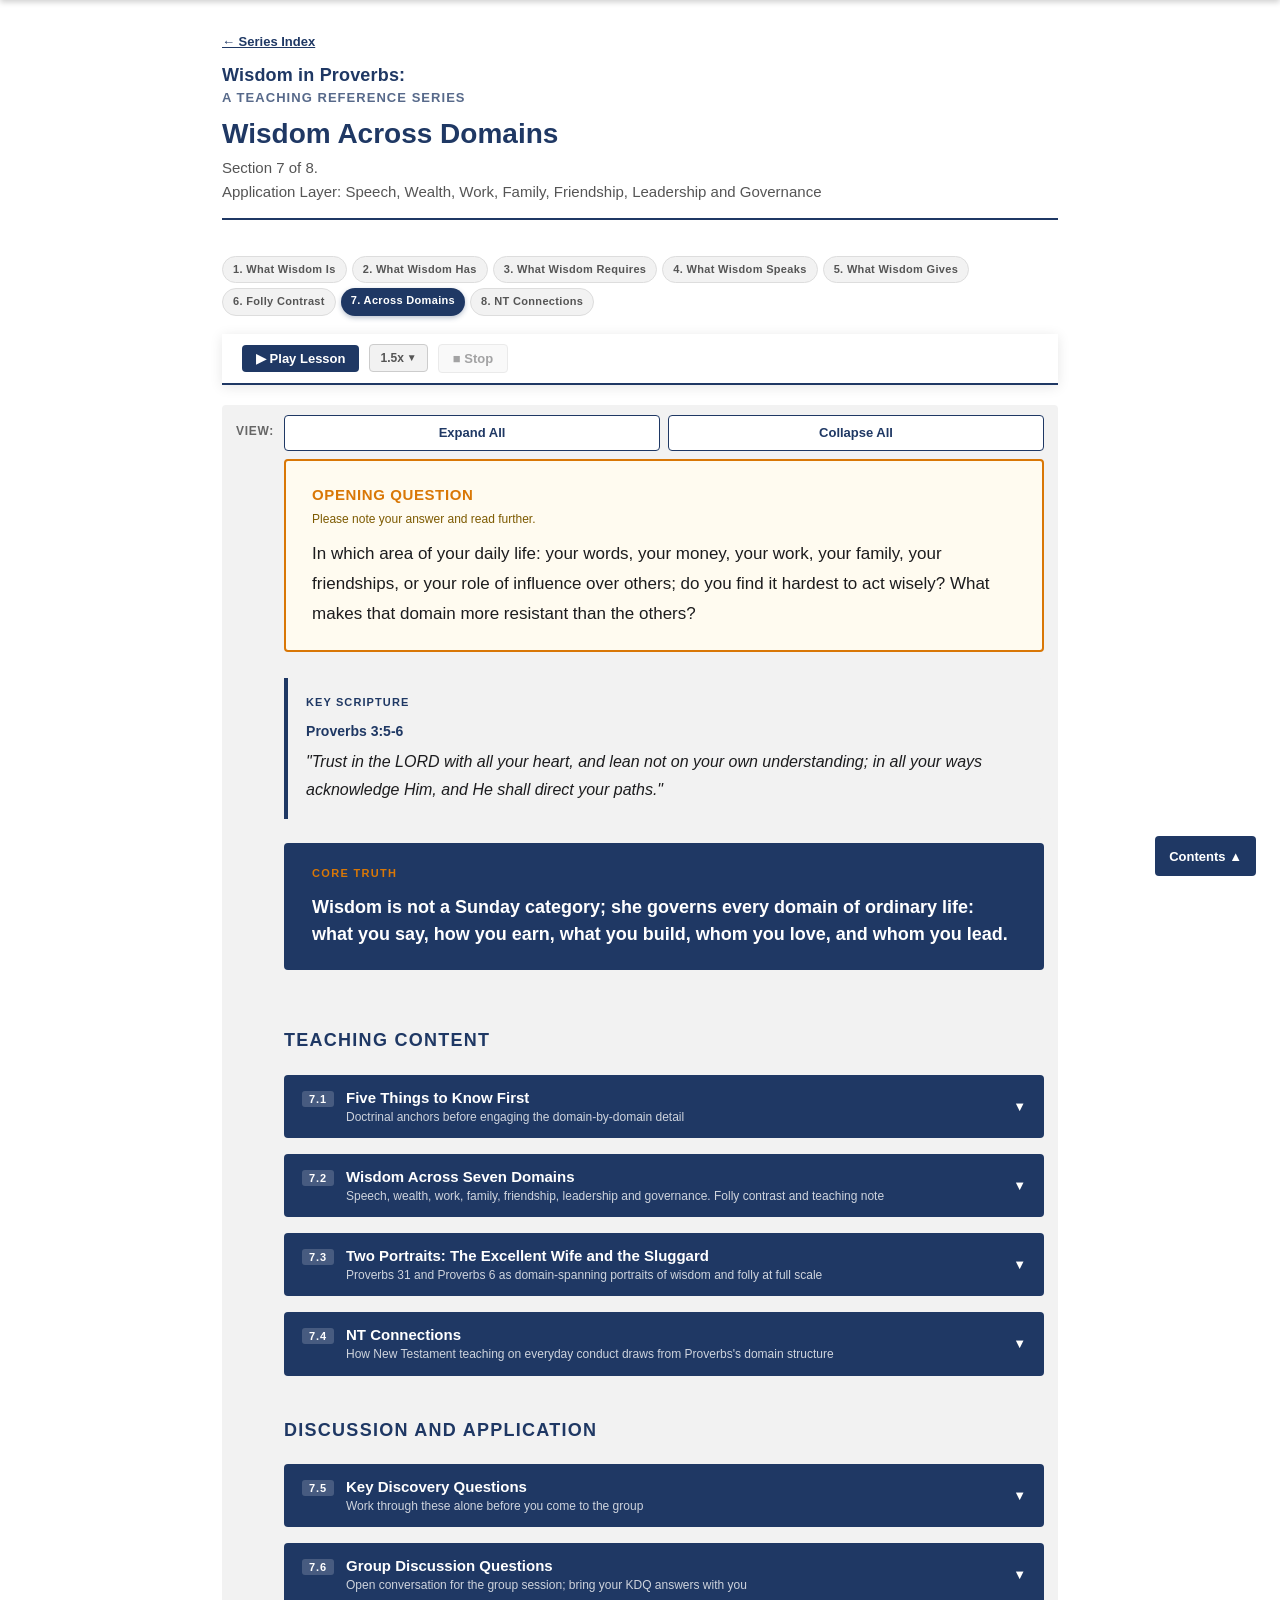
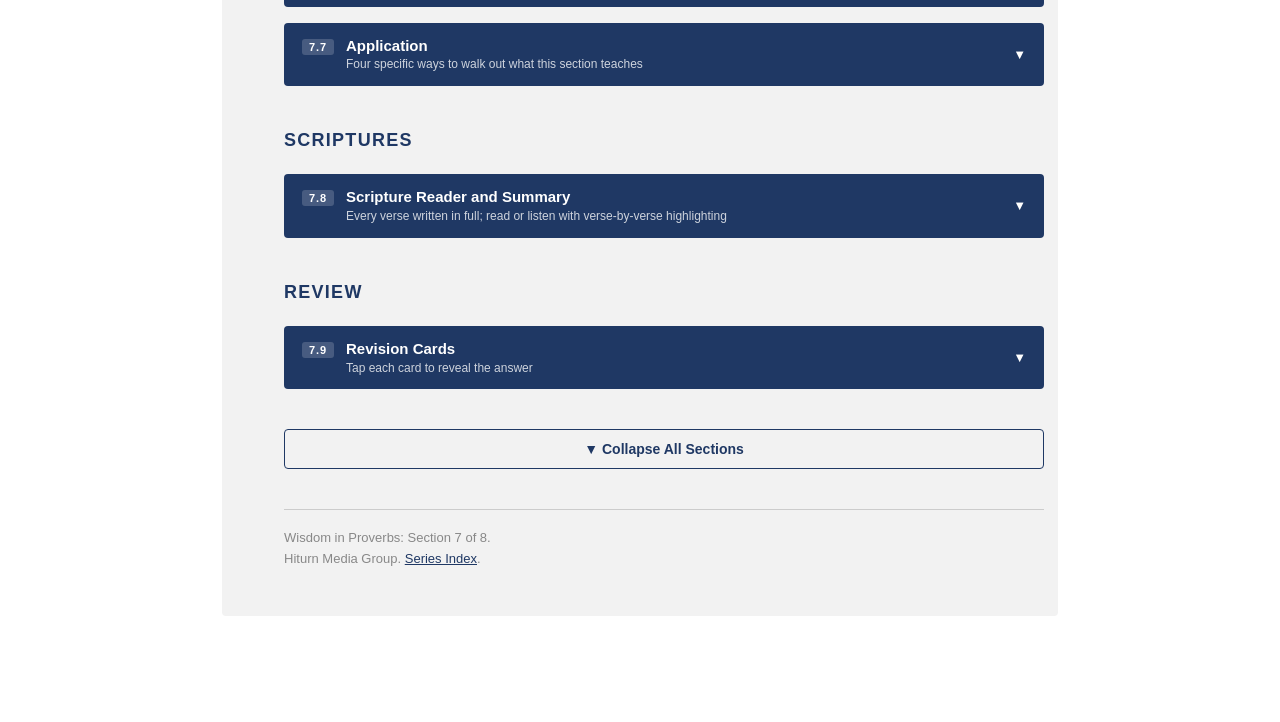
<file: wisdom-proverbs-s7-across-domains.html>
<!DOCTYPE html>
<html lang="en">
<head>
<meta charset="UTF-8">
<meta name="viewport" content="width=device-width, initial-scale=1.0">
<link rel="icon" type="image/svg+xml" href="favicon.svg">
<link rel="stylesheet" href="wp-site.css">
<title>Wisdom in Proverbs: Section 7. Wisdom Across Domains</title>
<style>
  *, *::before, *::after { box-sizing: border-box; }
  body { margin: 0; padding: 0 16px; font-family: Arial, Helvetica, sans-serif; font-size: 15px; line-height: 1.6; font-weight: 400; color: #1c1c1e; background: #ffffff; }
  @media (min-width: 640px) { body { padding: 0 32px; } }
  @media (min-width: 900px) { body { max-width: 900px; margin: 0 auto; } }

  /* ── STICKY BAR ── */
  .sticky-bar { position: fixed; top: 0; left: 0; right: 0; background: #1F3864; color: #ffffff; z-index: 950; box-shadow: 0 2px 6px rgba(0,0,0,0.2); transform: translateY(-100%); transition: transform 0.25s ease; }
  .sticky-bar.visible { transform: translateY(0); }
  .sticky-inner { max-width: 900px; margin: 0 auto; padding: 10px 16px; display: flex; align-items: baseline; justify-content: space-between; gap: 12px; }
  @media (min-width: 640px) { .sticky-inner { padding: 10px 32px; } }
  .sticky-title { font-size: 15px; font-weight: 700; }
  .sticky-meta  { font-size: 12px; opacity: 0.7; white-space: nowrap; }

  /* ── TITLE BLOCK ── */
  .title-block { padding: 32px 0 16px; }
  .back-link { font-size: 13px; margin-bottom: 12px; }
  .back-link a { color: #1F3864; text-decoration: underline; font-weight: 700; }
  .back-link a:hover { color: #2c54a0; }
  .doc-label { margin-bottom: 8px; }
  .dl-main { display: block; font-size: 18px; font-weight: 700; color: #1F3864; letter-spacing: 0.01em; line-height: 1.2; }
  .dl-sub  { display: block; font-size: 13px; font-weight: 700; color: #1F3864; letter-spacing: 0.08em; text-transform: uppercase; opacity: 0.75; margin-top: 2px; }
  @media (max-width: 639px) { .dl-main { font-size: 28px; } }
  h1 { font-size: 26px; font-weight: 700; color: #1F3864; margin: 6px 0 5px; line-height: 1.2; }
  @media (min-width: 640px) { h1 { font-size: 28px; } }
  .subtitle { font-size: 15px; color: #555; margin: 0 0 14px; }
  .title-rule { border: none; border-top: 2px solid #1F3864; margin: 0 0 20px; }
  p { margin-bottom: 16px; }
  a { color: #1F3864; text-decoration: underline; }
  a:hover, a:focus { color: #2c54a0; outline: 2px solid #2c54a0; outline-offset: 2px; }

  /* ── ARC BAR ── */
  .arc-bar { display: flex; gap: 5px; margin: 0 0 18px; flex-wrap: wrap; }
  .arc-step { font-size: 11px; font-weight: 700; padding: 4px 10px; border-radius: 20px; letter-spacing: 0.03em; text-align: left; }
  .arc-step.active  { background: #1F3864; color: #ffffff; box-shadow: 0 2px 5px rgba(31,56,100,0.3); }
  .arc-step.inactive { background: #f2f2f2; color: #aaa; border: 1px solid #dddddd; cursor: not-allowed; }
  .arc-step.inactive a { color: #555; text-decoration: none; }
  .arc-step.inactive a:hover { color: #1F3864; }
  @media (max-width: 639px) {
    .arc-bar { display: grid; grid-template-columns: 1fr 1fr; grid-template-rows: repeat(4, auto); grid-auto-flow: column; gap: 7px; }
    .arc-step { font-size: 12px; text-align: left; padding: 10px 10px; min-height: 44px; border-radius: 6px; display: flex; align-items: center; justify-content: flex-start; }
    .arc-step.active  { background: #1F3864; color: #ffffff; border: 1.5px solid #1F3864; box-shadow: 0 4px 12px rgba(31,56,100,0.45), 0 2px 4px rgba(31,56,100,0.25); }
    .arc-step.inactive { background: #ffffff; color: #555; border: 1.5px solid #cccccc; box-shadow: 0 3px 8px rgba(0,0,0,0.15), 0 1px 3px rgba(0,0,0,0.08); }
  .arc-step.inactive a { display: flex; align-items: center; width: 100%; min-height: 44px; color: inherit; text-decoration: none; }
  }

  /* ── UTILITY BAR ── */
  .util-bar { padding: 10px 14px; background: #f2f2f2; border-radius: 4px; margin: 0 0 18px; }
  .util-inner { display: flex; gap: 10px; align-items: flex-start; }
  .util-label { font-size: 12px; font-weight: 700; color: #666; letter-spacing: 0.06em; text-transform: uppercase; white-space: nowrap; padding-top: 7px; flex-shrink: 0; }
  .util-buttons { display: flex; flex-direction: column; gap: 8px; flex: 1; }
  .util-row-1 { display: flex; gap: 8px; }
  .util-row-1 .util-btn { flex: 1; }
  .util-row-2 { display: flex; flex-direction: column; gap: 8px; }
  .util-row-2 .util-btn { width: 100%; }
  .util-btn { background: #ffffff; color: #1F3864; border: 1px solid #1F3864; padding: 6px 12px; border-radius: 4px; font-family: Arial, Helvetica, sans-serif; font-size: 13px; font-weight: 700; cursor: pointer; transition: background 0.15s, color 0.15s; min-height: 36px; }
  .util-btn:hover { background: #1F3864; color: #ffffff; }
  .util-btn:focus { outline: 2px solid #2c54a0; outline-offset: 2px; }
  .util-btn.scripture-active { background: #d97706; color: #ffffff; border-color: #d97706; }

  /* ── OPENING QUESTION ── */
  .opening-question { border: 2px solid #d97706; border-radius: 4px; padding: 20px; margin: 0 0 18px; background: #fffbf0; }
  @media (min-width: 640px) { .opening-question { padding: 22px 26px; } }
  .oq-label { margin-bottom: 10px; }
  .oq-label-primary { display: block; font-size: 15px; font-weight: 700; color: #d97706; letter-spacing: 0.04em; text-transform: uppercase; }
  .oq-label-secondary { display: block; font-size: 12px; color: #7d5a00; margin-top: 3px; }
  .oq-text { font-size: 16px; line-height: 1.75; color: #1c1c1e; margin: 0; font-weight: 500; }
  @media (min-width: 640px) { .oq-text { font-size: 17px; } }

  /* ── KEY SCRIPTURE ── */
  .key-scripture { border-left: 4px solid #1F3864; background: #f2f2f2; padding: 16px 18px; margin: 0 0 16px; border-radius: 0 4px 4px 0; }
  .ks-label { font-size: 11px; font-weight: 700; letter-spacing: 0.1em; text-transform: uppercase; color: #1F3864; margin-bottom: 8px; }
  .ks-ref   { font-size: 14px; font-weight: 700; color: #1F3864; margin-bottom: 6px; }
  .ks-text  { font-size: 16px; font-style: italic; line-height: 1.7; color: #1c1c1e; margin: 0; }

  /* ── CORE TRUTH ── */
  .core-truth-box { background: #1F3864; border-radius: 4px; padding: 20px 22px; margin: 0 0 24px; text-align: left; }
  @media (min-width: 640px) { .core-truth-box { padding: 22px 28px; } }
  .core-truth-label     { font-size: 11px; font-weight: 700; letter-spacing: 0.12em; text-transform: uppercase; color: #d97706; margin: 0 0 12px; }
  .core-truth-statement { font-size: 16px; font-weight: 700; color: #ffffff; line-height: 1.5; margin: 0; }
  @media (min-width: 640px) { .core-truth-statement { font-size: 18px; } }

  /* ── GROUP DIVIDERS ── */
  .group-divider { padding: 24px 0 6px; margin: 0 0 6px; }
  .group-divider-label { display: block; font-size: 18px; font-weight: 700; color: #1F3864; letter-spacing: 0.07em; text-transform: uppercase; }

  /* ── ACCORDION ── */
  .acc-unit { margin-bottom: 8px; }
  .acc-btn { display: flex; align-items: center; gap: 10px; width: 100%; background: #1F3864; color: #ffffff; border: none; padding: 12px 16px; font-family: Arial, Helvetica, sans-serif; cursor: pointer; border-radius: 4px; text-align: left; transition: background 0.15s; min-height: 52px; }
  @media (min-width: 640px) { .acc-btn { padding: 13px 18px; gap: 12px; } }
  .acc-btn:hover { background: #2c54a0; }
  .acc-btn:focus { outline: 2px solid #2c54a0; outline-offset: 2px; }
  .acc-pill { font-size: 11px; font-weight: 700; letter-spacing: 0.08em; background: rgba(255,255,255,0.18); padding: 2px 7px; border-radius: 3px; white-space: nowrap; flex-shrink: 0; text-transform: uppercase; align-self: flex-start; margin-top: 3px; }
  .acc-title-block { flex: 1; display: flex; flex-direction: column; gap: 2px; }
  .acc-title { font-size: 14px; font-weight: 700; line-height: 1.3; }
  @media (min-width: 640px) { .acc-title { font-size: 15px; } }
  .acc-subtitle { font-size: 12px; font-weight: 400; opacity: 0.78; line-height: 1.3; }
  .acc-chevron { font-size: 13px; transition: transform 0.25s ease; flex-shrink: 0; margin-left: 4px; align-self: center; }
  .acc-btn[aria-expanded="true"] .acc-chevron { transform: rotate(180deg); }
  .acc-body { display: none; border: 1px solid #cccccc; border-top: none; border-radius: 0 0 4px 4px; padding: 18px 16px 16px; background: #ffffff; margin-bottom: 2px; }
  @media (min-width: 640px) { .acc-body { padding: 22px 20px 18px; } }
  .acc-body.open { display: block; }

  /* ── MINIMISE BUTTON ── */
  .acc-body-footer { display: flex; justify-content: flex-end; margin-top: 16px; padding-top: 12px; border-top: 1px solid #eeeeee; }
  .acc-collapse-btn { background: #f2f2f2; border: 1px solid #cccccc; color: #555; padding: 5px 12px; border-radius: 4px; font-size: 12px; font-weight: 700; cursor: pointer; font-family: Arial, Helvetica, sans-serif; display: flex; align-items: center; gap: 6px; min-height: 32px; }
  .acc-collapse-btn:hover { background: #e0e0e0; }
  .acc-collapse-btn:focus { outline: 2px solid #2c54a0; outline-offset: 2px; }

  /* ── CRIB PANEL — callout-depth style ── */
  .crib-inner { border-left: 4px solid #1F3864; background: #f0f4fb; border-radius: 0 4px 4px 0; padding: 14px 16px; }
  @media (min-width: 640px) { .crib-inner { padding: 16px 18px; } }
  .crib-inner h3 { font-size: 11px; font-weight: 700; letter-spacing: 0.09em; text-transform: uppercase; color: #1F3864; border-bottom: none; padding-bottom: 0; margin-top: 0; margin-bottom: 12px; }
  .crib-inner ol { margin: 0; padding-left: 20px; }
  .crib-inner li { margin-bottom: 12px; line-height: 1.65; font-size: 14px; color: #1c1c1e; }
  @media (min-width: 640px) { .crib-inner li { font-size: 15px; } }
  .crib-ref { font-size: 12px; color: #1F3864; opacity: 0.65; margin-left: 4px; }

  /* ── TABLES ── */
  .table-wrap { overflow-x: auto; margin-bottom: 20px; -webkit-overflow-scrolling: touch; }
  table { width: 100%; border-collapse: collapse; font-size: 14px; }
  thead tr { background: #1F3864; color: #ffffff; }
  thead th { padding: 10px 12px; font-size: 13px; font-weight: 700; letter-spacing: 0.04em; text-align: left; border: 1px solid #cccccc; }
  @media (min-width: 640px) { thead th { padding: 10px 14px; font-size: 14px; } }
  tbody tr:nth-child(odd)  { background: #ffffff; }
  tbody tr:nth-child(even) { background: #f2f2f2; }
  tbody td { padding: 9px 12px; border: 1px solid #cccccc; vertical-align: top; font-size: 13px; }
  @media (min-width: 640px) { tbody td { padding: 10px 14px; font-size: 14px; } }
  td.label-cell { background: #f2f2f2; font-weight: 700; }
  td.verse-cell { background: #f0f4fb !important; border-left: 3px solid #1F3864; }
  .verse-snippet { font-style: italic; color: #1c1c1e; font-weight: 500; }
  td.folly-cell { color: #7d3a00; }
  td.note-cell  { color: #444; }

  @media (max-width: 639px) {
    .resp-table thead { display: none; }
    .resp-table tbody tr { display: block; border: 1px solid #cccccc; border-radius: 4px; margin-bottom: 14px; overflow: hidden; }
    .resp-table tbody td { display: block; border: none; border-bottom: 1px solid #eeeeee; padding: 8px 14px; background: #ffffff !important; font-size: 14px; }
    .resp-table tbody td:last-child { border-bottom: none; }
    .resp-table tbody td::before { content: attr(data-label); display: block; font-size: 10px; font-weight: 700; text-transform: uppercase; letter-spacing: 0.08em; color: #888; margin-bottom: 3px; }
    .resp-table tbody td.label-cell { background: #dce8f5 !important; color: #1F3864; font-size: 14px; font-weight: 700; padding: 10px 14px; border-left: 4px solid #1F3864; }
    .resp-table tbody td.label-cell::before { display: none; }
    .resp-table tbody td.verse-cell { background: #f0f4fb !important; border-left: 3px solid #1F3864; }
    .resp-table tbody td.folly-cell { background: #f5f5f5 !important; color: #7d3a00; }
  }

  /* ── CALLOUT BOXES ── */
  .callout { padding: 12px 14px; margin: 16px 0; }
  @media (min-width: 640px) { .callout { padding: 12px 16px; } }
  .callout-note    { border-left: 4px solid #d97706; background: #fffbf0; }
  .callout-depth   { border-left: 4px solid #1F3864; background: #f0f4fb; }
  .callout-caution { border-left: 4px solid #8b0000; background: #fdf0f0; }
  .callout-label { font-size: 11px; font-weight: 700; letter-spacing: 0.09em; text-transform: uppercase; margin-bottom: 5px; }
  .callout-note    .callout-label { color: #7d5a00; }
  .callout-depth   .callout-label { color: #1F3864; }
  .callout-caution .callout-label { color: #8b0000; }
  .callout p { margin: 0; font-size: 14px; line-height: 1.6; }

  /* ── WISDOM SUMMARY ── */
  .wisdom-summary { border: 1px solid #d97706; border-top: 3px solid #d97706; border-radius: 4px; padding: 16px 18px; margin: 20px 0; background: #ffffff; }
  @media (min-width: 640px) { .wisdom-summary { padding: 18px 20px; } }
  .wisdom-summary-heading { font-size: 13px; font-weight: 700; color: #d97706; letter-spacing: 0.07em; text-transform: uppercase; margin: 0 0 12px; }
  .wisdom-summary ol { margin: 0; padding-left: 20px; }
  .wisdom-summary li { font-size: 14px; line-height: 1.65; margin-bottom: 8px; color: #1c1c1e; }
  .wisdom-summary li:last-child { margin-bottom: 0; }

  /* ── KDQ ── */
  .kdq-block { border: 2px solid #1F3864; border-radius: 4px; overflow: hidden; margin: 6px 0; }
  .kdq-header { background: #1F3864; color: #ffffff; padding: 12px 16px; }
  @media (min-width: 640px) { .kdq-header { padding: 12px 20px; } }
  .kdq-header-title { font-size: 13px; font-weight: 700; letter-spacing: 0.05em; text-transform: uppercase; margin: 0; }
  @media (min-width: 640px) { .kdq-header-title { font-size: 14px; } }
  .kdq-header-sub { font-size: 12px; opacity: 0.78; margin: 3px 0 0; }
  .kdq-questions { padding: 6px 16px 14px; }
  @media (min-width: 640px) { .kdq-questions { padding: 8px 20px 16px; } }
  .kdq-question { display: flex; gap: 12px; align-items: flex-start; padding: 12px 0; border-bottom: 1px solid #eeeeee; }
  @media (min-width: 640px) { .kdq-question { gap: 14px; padding: 14px 0; } }
  .kdq-question:last-child { border-bottom: none; }
  .kdq-num { background: #1F3864; color: #ffffff; border-radius: 50%; width: 26px; height: 26px; min-width: 26px; display: flex; align-items: center; justify-content: center; font-size: 12px; font-weight: 700; flex-shrink: 0; margin-top: 2px; }
  @media (min-width: 640px) { .kdq-num { width: 28px; height: 28px; min-width: 28px; font-size: 13px; margin-top: 1px; } }
  .kdq-body { flex: 1; display: flex; flex-direction: column; gap: 8px; }
  .kdq-text { font-size: 14px; line-height: 1.65; }
  @media (min-width: 640px) { .kdq-text { font-size: 15px; } }

  /* ── FILLABLE ANSWERS ── */
  .fillable { min-height: 56px; outline: none; background: #fffbf0; border-radius: 3px; border: 1px solid #e0d0b0; padding: 6px 8px; font-family: Arial, Helvetica, sans-serif; font-size: 14px; line-height: 1.5; color: #1c1c1e; display: block; width: 100%; transition: background 0.15s; }
  .fillable:focus { background: #fff8e1; outline: 2px solid #d97706; outline-offset: 0; }
  .fillable:empty::before { content: attr(data-placeholder); color: #bbb; pointer-events: none; font-style: italic; }
  .answers-toolbar { display: flex; gap: 10px; flex-wrap: wrap; align-items: center; margin: 16px 16px 4px; padding-bottom: 4px; }
  @media (min-width: 640px) { .answers-toolbar { margin: 16px 20px 4px; } }
  .answers-toolbar button { background: #1F3864; color: #ffffff; border: none; border-radius: 4px; padding: 7px 14px; font-size: 13px; font-weight: 700; font-family: Arial, Helvetica, sans-serif; cursor: pointer; min-height: 34px; }
  .answers-toolbar button:hover { background: #2c54a0; }
  .answers-toolbar button:focus { outline: 2px solid #2c54a0; outline-offset: 2px; }
  .answers-toolbar .clear-btn { background: #ffffff; color: #8b0000; border: 1px solid #8b0000; }
  .answers-toolbar .clear-btn:hover { background: #fce8e8; }
  .answers-note { font-size: 12px; color: #777; margin: 4px 16px 0; }
  @media (min-width: 640px) { .answers-note { margin: 4px 20px 0; } }

  /* ── GDQ ── */
  .gdq-block { border: 2px solid #0d7377; border-radius: 4px; overflow: hidden; margin: 6px 0; }
  .gdq-header { background: #0d7377; color: #ffffff; padding: 12px 16px; }
  @media (min-width: 640px) { .gdq-header { padding: 12px 20px; } }
  .gdq-header-title { font-size: 13px; font-weight: 700; letter-spacing: 0.05em; text-transform: uppercase; margin: 0; }
  @media (min-width: 640px) { .gdq-header-title { font-size: 14px; } }
  .gdq-header-sub { font-size: 12px; opacity: 0.85; margin: 3px 0 0; }
  .gdq-questions { padding: 6px 16px 14px; }
  @media (min-width: 640px) { .gdq-questions { padding: 8px 20px 16px; } }
  .gdq-question { display: flex; gap: 12px; align-items: flex-start; padding: 12px 0; border-bottom: 1px solid #e0f0f0; }
  @media (min-width: 640px) { .gdq-question { gap: 14px; padding: 14px 0; } }
  .gdq-question:last-child { border-bottom: none; }
  .gdq-num { background: #0d7377; color: #ffffff; border-radius: 50%; width: 26px; height: 26px; min-width: 26px; display: flex; align-items: center; justify-content: center; font-size: 12px; font-weight: 700; flex-shrink: 0; margin-top: 2px; }
  @media (min-width: 640px) { .gdq-num { width: 28px; height: 28px; min-width: 28px; font-size: 13px; margin-top: 1px; } }
  .gdq-text { font-size: 14px; line-height: 1.65; }
  @media (min-width: 640px) { .gdq-text { font-size: 15px; } }

  /* ── APPLICATION ── */
  .app-intro { font-size: 14px; color: #555; margin: 0 0 14px; font-style: italic; }
  .app-item { display: flex; gap: 14px; align-items: flex-start; padding: 14px 0; border-bottom: 1px solid #eeeeee; }
  @media (min-width: 640px) { .app-item { gap: 16px; padding: 16px 0; } }
  .app-item:last-child { border-bottom: none; }
  .app-num { background: #1F3864; color: #ffffff; border-radius: 4px; min-width: 30px; height: 30px; display: flex; align-items: center; justify-content: center; font-size: 13px; font-weight: 700; flex-shrink: 0; margin-top: 2px; }
  @media (min-width: 640px) { .app-num { min-width: 32px; height: 32px; } }
  .app-body { flex: 1; }
  .app-title { font-size: 14px; font-weight: 700; color: #1F3864; margin: 0 0 4px; }
  @media (min-width: 640px) { .app-title { font-size: 15px; } }
  .app-desc { font-size: 14px; line-height: 1.65; color: #1c1c1e; margin: 0; }
  .nt-forward-note { font-size: 13px; color: #555; border-top: 1px solid #eeeeee; padding-top: 12px; margin-top: 16px; font-style: italic; }

  /* ── SCRIPTURE READER ── */
  .scripture-reader-intro { margin-bottom: 18px; padding-bottom: 16px; border-bottom: 1px solid #cccccc; }
  .scripture-reader-intro p { margin: 0; font-size: 14px; color: #555; line-height: 1.6; }
  .scripture-group-header { display: flex; align-items: center; justify-content: space-between; gap: 12px; margin: 18px 0 4px; border-bottom: 2px solid #1F3864; padding-bottom: 5px; }
  .scripture-group-header .scripture-group-label { margin: 0; border-bottom: none; padding-bottom: 0; }
  .read-aloud-controls { display: flex; gap: 8px; align-items: center; flex-wrap: wrap; flex-shrink: 0; }
  .read-aloud-btn { background: #1F3864; color: #ffffff; border: none; padding: 7px 14px; border-radius: 4px; font-family: Arial, Helvetica, sans-serif; font-size: 13px; font-weight: 700; cursor: pointer; transition: background 0.15s; min-height: 36px; }
  .read-aloud-btn:hover { background: #2c54a0; }
  .read-aloud-btn:focus { outline: 2px solid #2c54a0; outline-offset: 2px; }
  .read-aloud-btn.stop { background: #8b0000; }
  .read-aloud-btn.paused { background: #d97706; }
  .reading-counter { font-size: 12px; color: #888; display: none; }
  .reading-counter.visible { display: block; }
  .scripture-group-label { font-size: 14px; font-weight: 700; letter-spacing: 0.1em; text-transform: uppercase; color: #1F3864; border-bottom: 2px solid #1F3864; padding-bottom: 5px; margin: 22px 0 4px; }
  .scripture-entry { padding: 12px 0 12px 10px; border-bottom: 1px solid #eeeeee; border-left: 3px solid transparent; transition: background 0.3s, border-left-color 0.3s; }
  @media (min-width: 640px) { .scripture-entry { padding: 14px 0 14px 12px; } }
  .scripture-entry:last-child { border-bottom: none; }
  
  #scripture-summary-block.reading-active { background: #f0f4fb; border-left: 3px solid #1F3864; padding-left: 10px; transition: background 0.3s; }
  .scripture-entry.reading-active { background: #f0f4fb; border-left-color: #1F3864; }
  .scripture-ref  { font-size: 13px; font-weight: 700; color: #1F3864; letter-spacing: 0.03em; margin-bottom: 5px; }
  .scripture-text { font-size: 15px; line-height: 1.8; color: #1c1c1e; font-style: italic; }
  @media (min-width: 640px) { .scripture-text { font-size: 16px; } }

  /* ── REVISION CARDS ── */
  .flashcard-hint { font-size: 12px; color: #888; margin: 0 0 12px; }
  .flashcard-grid { display: grid; grid-template-columns: repeat(auto-fill, minmax(260px, 1fr)); gap: 16px; margin: 4px 0 16px; }
  .flashcard { height: 190px; perspective: 1000px; cursor: pointer; }
  .flashcard-inner { position: relative; width: 100%; height: 100%; transform-style: preserve-3d; transition: transform 0.45s ease; border-radius: 6px; }
  .flashcard.flipped .flashcard-inner { transform: rotateY(180deg); }
  .flashcard-front, .flashcard-back { position: absolute; width: 100%; height: 100%; backface-visibility: hidden; -webkit-backface-visibility: hidden; border-radius: 6px; padding: 16px; display: flex; flex-direction: column; justify-content: center; }
  .flashcard-front { background: #ffffff; border: 2px solid #1F3864; }
  .flashcard-back  { background: #1F3864; transform: rotateY(180deg); }
  .fc-prompt { font-size: 14px; font-weight: 700; color: #1F3864; margin: 0 0 8px; line-height: 1.4; }
  .fc-ref     { font-size: 12px; color: #2c54a0; font-weight: 700; margin: 0; letter-spacing: 0.05em; }
  .fc-verse   { font-size: 13px; color: #e8e4dc; font-style: italic; margin: 0 0 8px; line-height: 1.5; }
  .fc-ref-back { font-size: 12px; color: #d97706; font-weight: 700; margin: 0; letter-spacing: 0.04em; }

  /* ── BOTTOM CONTROLS ── */
  .bottom-controls { padding: 24px 0 0; }
  .bottom-collapse-btn { width: 100%; background: #f2f2f2; color: #1F3864; border: 1px solid #1F3864; padding: 11px 16px; border-radius: 4px; font-family: Arial, Helvetica, sans-serif; font-size: 14px; font-weight: 700; cursor: pointer; transition: background 0.15s, color 0.15s; }
  .bottom-collapse-btn:hover { background: #1F3864; color: #ffffff; }

  /* ── FLOATING TOC ── */
  #toc-container { position: fixed; bottom: 20px; right: 16px; z-index: 1000; }
  @media (min-width: 640px) { #toc-container { bottom: 24px; right: 24px; } }
  #toc-toggle { background: #1F3864; color: #ffffff; border: none; padding: 9px 14px; border-radius: 4px; font-family: Arial, Helvetica, sans-serif; font-size: 13px; font-weight: 700; cursor: pointer; min-height: 40px; }
  @media (max-width: 639px) { #toc-container { bottom: 14px; right: 10px; } #toc-toggle { font-size: 11px; padding: 6px 10px; min-height: 32px; border-radius: 20px; background: rgba(31,56,100,0.9); } }
  #toc-toggle:focus { outline: 2px solid #2c54a0; outline-offset: 2px; }
  #toc-menu { display: none; background: #1F3864; border-radius: 4px; padding: 8px 0; margin-bottom: 8px; min-width: 220px; max-width: 85vw; max-height: 60vh; overflow-y: auto; }
  @media (min-width: 640px) { #toc-menu { min-width: 240px; } }
  #toc-menu a { display: flex; flex-direction: column; justify-content: center; color: #ffffff; text-decoration: none; padding: 9px 14px; font-size: 13px; cursor: pointer; line-height: 1.3; min-height: 44px; }
  #toc-menu a .toc-sub { font-size: 11px; opacity: 0.7; margin-top: 1px; }
  #toc-menu a:hover { background: #2c54a0; }
  .toc-divider { font-size: 10px; font-weight: 700; letter-spacing: 0.1em; text-transform: uppercase; color: rgba(255,255,255,0.45); padding: 8px 14px 3px; }

  /* ── FOOTER ── */
  .page-footer { font-size: 13px; color: #888; border-top: 1px solid #cccccc; padding: 18px 0 36px; margin-top: 32px; }
/* ── PRINT ── */
  @media print {
    #toc-container, .util-bar, .read-aloud-controls, .back-link, .arc-bar, .sticky-bar, .acc-body-footer, .bottom-controls, .answers-toolbar, .wp-audio-panel { display: none; }
    .acc-body { display: block !important; }
    .acc-btn, .crib-inner, .kdq-header, .gdq-header, .core-truth-box { -webkit-print-color-adjust: exact; print-color-adjust: exact; }
    .flashcard-front { border: 1px solid #cccccc; }
    .flashcard-back { background: #f2f2f2 !important; }
    .fc-verse, .fc-ref-back { color: #1c1c1e !important; }
  }
</style>
</head>
<body data-wp-page="lesson">

<!-- STICKY BAR -->
<div class="sticky-bar" id="sticky-bar" aria-hidden="true">
  <div class="sticky-inner">
    <span class="sticky-title">Wisdom Across Domains</span>
    <span class="sticky-meta">Section 7 of 8</span>
  </div>
</div>

<!-- TITLE BLOCK -->
<div class="title-block" id="title-block">
  <div class="back-link"><a href="index.html">&#8592; Series Index</a></div>
  <div class="doc-label">
    <span class="dl-main">Wisdom in Proverbs:</span>
    <span class="dl-sub">A Teaching Reference Series</span>
  </div>
  <h1>Wisdom Across Domains</h1>
  <p class="subtitle">Section 7 of 8.<br>Application Layer: Speech, Wealth, Work, Family, Friendship, Leadership and Governance</p>
  <hr class="title-rule">
</div>

<!-- ARC BAR -->
<div class="arc-bar" aria-label="Series progress">
  <span class="arc-step inactive" title="Go to Section 1"><a href="wisdom-proverbs-s1-what-wisdom-is.html">1. What Wisdom Is</a></span>
  <span class="arc-step inactive" title="Go to Section 2"><a href="wisdom-proverbs-s2-what-wisdom-has.html">2. What Wisdom Has</a></span>
  <span class="arc-step inactive" title="Go to Section 3"><a href="wisdom-proverbs-s3-what-wisdom-requires.html">3. What Wisdom Requires</a></span>
  <span class="arc-step inactive" title="Go to Section 4"><a href="wisdom-proverbs-s4-what-wisdom-speaks.html">4. What Wisdom Speaks</a></span>
  <span class="arc-step inactive" title="Go to Section 5"><a href="wisdom-proverbs-s5-what-wisdom-gives.html">5. What Wisdom Gives</a></span>
  <span class="arc-step inactive" title="Go to Section 6"><a href="wisdom-proverbs-s6-folly-contrast.html">6. Folly Contrast</a></span>
  <span class="arc-step active">7. Across Domains</span>
  <span class="arc-step inactive" title="Go to Section 8"><a href="wisdom-proverbs-s8-nt-connections.html">8. NT Connections</a></span>
</div>

<script type="application/json" id="wp-lesson-meta">{"intro":"Welcome to Section Seven: Wisdom Across Domains. Let's start with a simple test. Take the wisdom you have studied in the previous six sections. Now place it in front of a difficult conversation you had this week. Or a financial decision sitting unresolved. Or a relationship that is requiring more than you expected. Does it hold? That is the question this section is built on. Proverbs has always known that wisdom which cannot enter a domain is wisdom that has not yet landed. In this section you will follow wisdom into seven specific territories; speech, wealth, work, family, friendship and leadership. She does not stop at the door of any of them. Section seven is where theology becomes traction. And where you will discover which domain needs the most attention. It is my prayer that the God of our Lord Jesus Christ, the Father of glory, may give you the Spirit of wisdom and of revelation in the knowledge of him as you study to apply His preserved book of Wisdom.","downloadSlug":"wip-s7-across-domains"}</script>
<!-- AUDIO PANEL -->
<div class="wp-audio-panel" role="region" aria-label="Audio controls">
  <div class="wp-audio-inner">
    <button class="wp-audio-btn wp-btn-play-main" id="wp-btn-play-main" type="button" aria-label="Play entire lesson">&#9654; Play Lesson</button>
    <div class="wp-speed-dropdown">
      <button class="wp-speed-toggle" type="button" id="wp-speed-toggle" aria-expanded="false" aria-haspopup="listbox" aria-controls="wp-speed-menu" aria-label="Playback speed"><span class="wp-speed-value">1.5x</span><span class="wp-speed-chevron" aria-hidden="true">&#9660;</span></button>
      <ul class="wp-speed-menu" id="wp-speed-menu" role="listbox" hidden>
        <li role="presentation"><button type="button" class="wp-speed-option" role="option" data-rate="1" aria-selected="false">1.0x</button></li>
        <li role="presentation"><button type="button" class="wp-speed-option" role="option" data-rate="1.25" aria-selected="false">1.25x</button></li>
        <li role="presentation"><button type="button" class="wp-speed-option active" role="option" data-rate="1.5" aria-selected="true">1.5x</button></li>
        <li role="presentation"><button type="button" class="wp-speed-option" role="option" data-rate="1.75" aria-selected="false">1.75x</button></li>
        <li role="presentation"><button type="button" class="wp-speed-option" role="option" data-rate="2" aria-selected="false">2.0x</button></li>
      </ul>
    </div>
    <button class="wp-audio-btn wp-btn-stop" id="wp-btn-stop" type="button" aria-label="Stop playback" disabled>&#9632; Stop</button>
    <span class="wp-audio-progress" id="wp-audio-progress" aria-live="polite"></span>
  </div>
</div>
<!-- UTILITY BAR -->
<div class="util-bar">
  <div class="util-inner">
    <span class="util-label">View:</span>
    <div class="util-buttons">
      <div class="util-row-1">
        <button class="util-btn" id="btn-expand-all">Expand All</button>
        <button class="util-btn" id="btn-collapse-all">Collapse All</button>
      </div>

<!-- OPENING QUESTION -->
<div class="opening-question" id="opening-q">
  <div class="oq-label">
    <span class="oq-label-primary">Opening Question</span>
    <span class="oq-label-secondary">Please note your answer and read further.</span>
  </div>
  <p class="oq-text">In which area of your daily life: your words, your money, your work, your family, your friendships, or your role of influence over others; do you find it hardest to act wisely? What makes that domain more resistant than the others?</p>
</div>

<!-- KEY SCRIPTURE -->
<div class="key-scripture">
  <div class="ks-label">Key Scripture</div>
  <div class="ks-ref">Proverbs 3:5-6</div>
  <p class="ks-text">"Trust in the LORD with all your heart, and lean not on your own understanding; in all your ways acknowledge Him, and He shall direct your paths."</p>
</div>

<!-- CORE TRUTH -->
<div class="core-truth-box">
  <div class="core-truth-label">Core Truth</div>
  <p class="core-truth-statement">Wisdom is not a Sunday category; she governs every domain of ordinary life: what you say, how you earn, what you build, whom you love, and whom you lead.</p>
</div>

<!-- TEACHING CONTENT GROUP -->
<div class="group-divider"><span class="group-divider-label">Teaching Content</span></div>

<!-- 7.1 -->
<div class="acc-unit" id="unit-crib">
  <button class="acc-btn" aria-expanded="false" aria-controls="body-crib" id="btn-crib">
    <span class="acc-pill">7.1</span>
    <div class="acc-title-block">
      <span class="acc-title">Five Things to Know First</span>
      <span class="acc-subtitle">Doctrinal anchors before engaging the domain-by-domain detail</span>
    </div>
    <span class="acc-chevron" aria-hidden="true">▼</span>
  </button>
  <div class="acc-body" id="body-crib" role="region" aria-labelledby="btn-crib">
    <div class="crib-inner">
      <h3>Five Foundations</h3>
      <ol>
        <li>Wisdom in Proverbs is never abstract. Every principle is embedded in a domain: a conversation, a transaction, a household, a friendship, a decision made under authority. The book refuses to let wisdom remain theoretical. <span class="crib-ref">(3:5-6; 4:23)</span></li>
        <li>The same wisdom that created the heavens (3:19) is now asked to govern a marriage, a business dealing, and a difficult conversation. The scale changes; the principle does not. Wisdom at home is the same wisdom as wisdom at creation. <span class="crib-ref">(3:19; 14:1; 31:10-12)</span></li>
        <li>Folly does not stay in one domain either. A fool's speech betrays him (12:13), his finances ruin him (21:17), his work destroys him (10:4), and his relationships expose him (17:17). Folly is also comprehensive. <span class="crib-ref">(ch. 12; ch. 21)</span></li>
        <li>Proverbs uses the word "paths" (Hebrew: <em>derek</em>) repeatedly. It does not say "principles" or "rules." A path is something you walk every day, repeatedly, in a specific direction. Domain-level wisdom is about which direction your daily habits are heading. <span class="crib-ref">(4:18-19; 3:6)</span></li>
        <li>Section 8 will connect all seven domains to the person of Christ. Everything here anticipates that synthesis. Wisdom across domains is not merely good advice for a better life; it is the grain of a God-ordered world pressing toward its fulfilment in the Incarnate Word. <span class="crib-ref">(Col 2:2-3)</span></li>
      </ol>
    </div>
    <div style="border-top:2px solid #1F3864;margin:28px 0 0;padding-top:20px;">
      <div class="wisdom-summary">
      <div class="wisdom-summary-heading">In Summary: Wisdom Across Seven Domains</div>
      <ol>
        <li>In speech: the tongue holds the power of death and life; wisdom guards and governs it.</li>
        <li>In wealth: diligence, generosity and integrity build it; haste and dishonesty dissolve it.</li>
        <li>In work: excellence is a witness; the sluggard is a warning to himself and everyone watching.</li>
        <li>In family: formation begins at home, before any other institution reaches the child.</li>
        <li>In friendship: companions shape character; choosing them carelessly is a wisdom failure.</li>
        <li>In leadership: wisdom listens to counsel and refuses to be governed by flattery.</li>
        <li>In governance: wisdom in authority is measured by its care for those with no authority.</li>
      </ol>
    </div>
    </div>

    <div class="acc-body-footer">
      <button class="acc-collapse-btn" data-target="body-crib" aria-label="Minimise this section">&#9650; Minimise</button>
    </div>
  </div>
</div>

<!-- 7.2 -->
<div class="acc-unit" id="unit-identity">
  <button class="acc-btn" aria-expanded="false" aria-controls="body-identity" id="btn-identity">
    <span class="acc-pill">7.2</span>
    <div class="acc-title-block">
      <span class="acc-title">Wisdom Across Seven Domains</span>
      <span class="acc-subtitle">Speech, wealth, work, family, friendship, leadership and governance. Folly contrast and teaching note</span>
    </div>
    <span class="acc-chevron" aria-hidden="true">▼</span>
  </button>
  <div class="acc-body" id="body-identity" role="region" aria-labelledby="btn-identity">
    <div class="callout callout-depth">
      <div class="callout-label">Depth</div>
      <p>Proverbs is the most domain-specific book in the Bible. The New Testament letters (James, 1 Peter, Ephesians) that govern everyday conduct do so by drawing on the same wisdom tradition established here. Understanding Proverbs's domain structure makes the NT letters far more legible.</p>
    </div>
    <div class="table-wrap">
      <table class="resp-table">
        <thead>
          <tr><th>Domain</th><th>Verse Snippet</th><th>Folly Contrast</th><th>Teaching Note</th></tr>
        </thead>
        <tbody>
          <tr>
            <td class="label-cell" data-label="Domain">Speech (10:19-20; 15:1-2; 18:21)</td>
            <td class="verse-cell" data-label="Verse Snippet"><span class="verse-snippet">"Death and life are in the power of the tongue, and those who love it will eat its fruit."</span></td>
            <td class="folly-cell" data-label="Folly Contrast">A fool's mouth pours out folly; many words increase transgression (10:19; 15:2)</td>
            <td class="note-cell" data-label="Teaching Note">Proverbs treats speech as the single most revealing domain. What you say under pressure tells the truth about who you are.</td>
          </tr>
          <tr>
            <td class="label-cell" data-label="Domain">Wealth (10:4; 11:24-25; 21:5)</td>
            <td class="verse-cell" data-label="Verse Snippet"><span class="verse-snippet">"The plans of the diligent lead surely to plenty, but those of everyone who is hasty, surely to poverty."</span></td>
            <td class="folly-cell" data-label="Folly Contrast">The slack hand brings poverty; ill-gotten wealth disappears (10:4; 13:11)</td>
            <td class="note-cell" data-label="Teaching Note">Proverbs never equates wealth with blessing automatically. It consistently links prosperity to diligence, generosity and integrity; not fortune or cleverness alone.</td>
          </tr>
          <tr>
            <td class="label-cell" data-label="Domain">Work (12:11; 22:29; 6:6-8)</td>
            <td class="verse-cell" data-label="Verse Snippet"><span class="verse-snippet">"Do you see a man who excels in his work? He will stand before kings; he will not stand before unknown men."</span></td>
            <td class="folly-cell" data-label="Folly Contrast">The sluggard will not plough; he will beg at harvest and have nothing (20:4; 6:9-11)</td>
            <td class="note-cell" data-label="Teaching Note">Work is treated as a domain of witness, not just income. Excellence in ordinary labour carries its own authority. The ant needs no overseer (6:6-8).</td>
          </tr>
          <tr>
            <td class="label-cell" data-label="Domain">Family (1:8-9; 22:6; 31:10-12)</td>
            <td class="verse-cell" data-label="Verse Snippet"><span class="verse-snippet">"Train up a child in the way he should go, and when he is old he will not depart from it."</span></td>
            <td class="folly-cell" data-label="Folly Contrast">A foolish son is grief to his mother and ruin to his father (10:1; 17:25)</td>
            <td class="note-cell" data-label="Teaching Note">The family is Proverbs's primary formation environment. Wisdom is not caught at school or synagogue first; it is transmitted through the household, parent to child, before any other institution touches the child.</td>
          </tr>
          <tr>
            <td class="label-cell" data-label="Domain">Friendship (17:17; 18:24; 27:17)</td>
            <td class="verse-cell" data-label="Verse Snippet"><span class="verse-snippet">"As iron sharpens iron, so a man sharpens the countenance of his friend."</span></td>
            <td class="folly-cell" data-label="Folly Contrast">The companion of fools is destroyed; flattering friends are not true friends (13:20; 29:5)</td>
            <td class="note-cell" data-label="Teaching Note">Proverbs insists that friendship is formative, not merely pleasant. Who you choose to spend time with is a wisdom decision, not a leisure decision.</td>
          </tr>
          <tr>
            <td class="label-cell" data-label="Domain">Leadership (11:14; 15:22; 29:2)</td>
            <td class="verse-cell" data-label="Verse Snippet"><span class="verse-snippet">"Where there is no counsel, the people fall; but in the multitude of counselors there is safety."</span></td>
            <td class="folly-cell" data-label="Folly Contrast">A ruler who lacks understanding is a great oppressor; a foolish leader multiplies transgressions (28:16; 29:12)</td>
            <td class="note-cell" data-label="Teaching Note">Proverbs expects wise leaders to surround themselves with counsel and to resist the flattery of those who tell them only what they want to hear.</td>
          </tr>
          <tr>
            <td class="label-cell" data-label="Domain">Governance (16:10-12; 29:4; 31:8-9)</td>
            <td class="verse-cell" data-label="Verse Snippet"><span class="verse-snippet">"Open your mouth for the speechless, in the cause of all who are appointed to die. Open your mouth, judge righteously, and plead the cause of the poor and needy."</span></td>
            <td class="folly-cell" data-label="Folly Contrast">A king who exacts gifts tears the nation down; wickedness in high places entrenches injustice (29:4; 28:2)</td>
            <td class="note-cell" data-label="Teaching Note">Proverbs connects governance explicitly to the protection of the vulnerable. Wisdom in power is not demonstrated by its strength but by its justice toward those with no power.</td>
          </tr>
        </tbody>
      </table>
    </div>
    <div class="wisdom-summary">
      <div class="wisdom-summary-heading">In Summary: Wisdom Across Seven Domains</div>
      <ol>
        <li>In speech: the tongue holds the power of death and life; wisdom guards and governs it.</li>
        <li>In wealth: diligence, generosity and integrity build it; haste and dishonesty dissolve it.</li>
        <li>In work: excellence is a witness; the sluggard is a warning to himself and everyone watching.</li>
        <li>In family: formation begins at home, before any other institution reaches the child.</li>
        <li>In friendship: companions shape character; choosing them carelessly is a wisdom failure.</li>
        <li>In leadership: wisdom listens to counsel and refuses to be governed by flattery.</li>
        <li>In governance: wisdom in authority is measured by its care for those with no authority.</li>
      </ol>
    </div>
    <div class="callout callout-note">
      <div class="callout-label">Note</div>
      <p>These seven domains are not separate compartments. A person who is wise in speech and foolish with money is not half-wise. The domains test and reveal each other. Genuine wisdom is integrated across the whole of life, not applied selectively to the areas we find easiest.</p>
    </div>
    <div class="acc-body-footer">
      <button class="acc-collapse-btn" data-target="body-identity" aria-label="Minimise this section">&#9650; Minimise</button>
    </div>
  </div>
</div>

<!-- 7.3 -->
<div class="acc-unit" id="unit-portrait">
  <button class="acc-btn" aria-expanded="false" aria-controls="body-portrait" id="btn-portrait">
    <span class="acc-pill">7.3</span>
    <div class="acc-title-block">
      <span class="acc-title">Two Portraits: The Excellent Wife and the Sluggard</span>
      <span class="acc-subtitle">Proverbs 31 and Proverbs 6 as domain-spanning portraits of wisdom and folly at full scale</span>
    </div>
    <span class="acc-chevron" aria-hidden="true">▼</span>
  </button>
  <div class="acc-body" id="body-portrait" role="region" aria-labelledby="btn-portrait">
    <p>Proverbs bookends its teaching with two extended portraits that show what integrated domain wisdom and domain folly look like at full scale. Proverbs 31:10-31 shows wisdom operating simultaneously across family, work, commerce, speech, generosity and governance. Proverbs 6:6-11 and 24:30-34 give the sluggard; wisdom's opposite in the work and stewardship domains; as a sustained cautionary portrait. Neither is a coincidence; they are placed deliberately to show the full span of the book's application.</p>
    <div class="table-wrap">
      <table>
        <thead><tr><th>The Excellent Wife (Proverbs 31): Integrated Wisdom</th><th>The Sluggard (Proverbs 6 and 24): Integrated Folly</th></tr></thead>
        <tbody>
          <tr><td>Works with her hands; her lamp does not go out at night (31:13, 18)</td><td>Folds his hands; will not plough in season; loves sleep above all else (6:9-10; 20:4)</td></tr>
          <tr><td>Considers a field and buys it; earns from her work and plants a vineyard (31:16)</td><td>His field overgrown with thorns and nettles; the wall broken down (24:31)</td></tr>
          <tr><td>Opens her mouth with wisdom; the law of kindness is on her tongue (31:26)</td><td>His poverty comes as a robber; he gives no account of where the time went (24:34)</td></tr>
          <tr><td>Extends her hand to the poor; reaches out to the needy (31:20)</td><td>Sends the sluggard to the ant; the ant needs no overseer to do what must be done (6:6-8)</td></tr>
          <tr><td>Her husband is known in the gates; she makes coverings for herself (31:22-23)</td><td>Poverty arrives without warning because preparation was never made (6:11)</td></tr>
        </tbody>
      </table>
    </div>
    <div class="callout callout-caution">
      <div class="callout-label">Caution</div>
      <p>The Proverbs 31 portrait is not a checklist for women or a standard of domestic performance. It is a picture of integrated wisdom operating simultaneously across every major domain of life. The Hebrew poem is an acrostic; every verse beginning with a successive letter of the alphabet; which signals that this is a complete, comprehensive portrait, not a selective one. Read it as a template for whole-life wisdom, not as a domestic job description.</p>
    </div>
    <div class="acc-body-footer">
      <button class="acc-collapse-btn" data-target="body-portrait" aria-label="Minimise this section">&#9650; Minimise</button>
    </div>
  </div>
</div>

<!-- 7.4 -->
<div class="acc-unit" id="unit-nt">
  <button class="acc-btn" aria-expanded="false" aria-controls="body-nt" id="btn-nt">
    <span class="acc-pill">7.4</span>
    <div class="acc-title-block">
      <span class="acc-title">NT Connections</span>
      <span class="acc-subtitle">How New Testament teaching on everyday conduct draws from Proverbs's domain structure</span>
    </div>
    <span class="acc-chevron" aria-hidden="true">▼</span>
  </button>
  <div class="acc-body" id="body-nt" role="region" aria-labelledby="btn-nt">
    <p>The NT letters that govern everyday Christian conduct are densely rooted in the wisdom tradition of Proverbs. The connections below trace the seven domains into the New Testament.</p>
    <div class="table-wrap">
      <table>
        <thead><tr><th>Domain: Proverbs Statement</th><th>NT Echo</th><th>NT Reference</th></tr></thead>
        <tbody>
          <tr><td class="verse-snippet">"Death and life are in the power of the tongue." (18:21)</td><td>The tongue is a fire; it defiles the whole body</td><td style="font-weight:700;color:#1F3864;white-space:nowrap;">James 3:6</td></tr>
          <tr><td class="verse-snippet">"He who has a generous eye will be blessed." (22:9)</td><td>Whoever sows generously will reap generously</td><td style="font-weight:700;color:#1F3864;white-space:nowrap;">2 Cor 9:6</td></tr>
          <tr><td class="verse-snippet">"Do you see a man who excels in his work?" (22:29)</td><td>Whatever you do, do it heartily, as to the Lord</td><td style="font-weight:700;color:#1F3864;white-space:nowrap;">Col 3:23</td></tr>
          <tr><td class="verse-snippet">"Train up a child in the way he should go." (22:6)</td><td>Bring them up in the training and admonition of the Lord</td><td style="font-weight:700;color:#1F3864;white-space:nowrap;">Eph 6:4</td></tr>
          <tr><td class="verse-snippet">"Iron sharpens iron." (27:17)</td><td>Exhorting one another, and so much the more as you see the Day approaching</td><td style="font-weight:700;color:#1F3864;white-space:nowrap;">Heb 10:25</td></tr>
          <tr><td class="verse-snippet">"In the multitude of counselors there is safety." (11:14)</td><td>The body, joined and held together by every supporting ligament, grows by what every part supplies</td><td style="font-weight:700;color:#1F3864;white-space:nowrap;">Eph 4:16</td></tr>
          <tr><td class="verse-snippet">"Open your mouth for the speechless." (31:8)</td><td>Pure and undefiled religion before God: to visit orphans and widows in their trouble</td><td style="font-weight:700;color:#1F3864;white-space:nowrap;">James 1:27</td></tr>
        </tbody>
      </table>
    </div>
    <div class="callout callout-depth">
      <div class="callout-label">Depth</div>
      <p>James is the most direct NT heir of the wisdom tradition. It opens with a call for wisdom (1:5), addresses speech (ch. 3), wealth (ch. 2, 5), work and faith together (ch. 2), friendship with the world (4:4), and governance of the tongue as the test of all religion (3:1-12). Reading James and Proverbs together shows a continuous tradition of applied wisdom across both testaments.</p>
    </div>
    <p class="nt-forward-note">Section 8 provides the complete NT synthesis, tracing all eight wisdom themes to their fulfilment in the person and work of Christ.</p>
    <div class="acc-body-footer">
      <button class="acc-collapse-btn" data-target="body-nt" aria-label="Minimise this section">&#9650; Minimise</button>
    </div>
  </div>
</div>

<!-- DISCUSSION AND APPLICATION GROUP -->
<div class="group-divider"><span class="group-divider-label">Discussion and Application</span></div>

<!-- 7.5 KDQ — FILLABLE -->
<div class="acc-unit" id="unit-kdq">
  <button class="acc-btn" aria-expanded="false" aria-controls="body-kdq" id="btn-kdq">
    <span class="acc-pill">7.5</span>
    <div class="acc-title-block">
      <span class="acc-title">Key Discovery Questions</span>
      <span class="acc-subtitle">Work through these alone before you come to the group</span>
    </div>
    <span class="acc-chevron" aria-hidden="true">▼</span>
  </button>
  <div class="acc-body" id="body-kdq" role="region" aria-labelledby="btn-kdq">
    <div class="kdq-block">
      <div class="kdq-header">
        <div class="kdq-header-title">Key Discovery Questions</div>
        <div class="kdq-header-sub">Type your answers below. They save automatically and you can download them.</div>
      </div>
      <div class="kdq-questions">
        <div class="kdq-question">
          <div class="kdq-num">1</div>
          <div class="kdq-body">
            <div class="kdq-text">Proverbs says "in all your ways acknowledge Him, and He shall direct your paths" (3:6). What does it mean practically to acknowledge God in a domain where you feel competent: your work, your finances, a skill you have developed? Where does the acknowledgement actually show up in your behaviour?</div>
            <div class="fillable" contenteditable="true" data-key="wip-s7-q1" data-placeholder="Type your answer here..."></div>
          </div>
        </div>
        <div class="kdq-question">
          <div class="kdq-num">2</div>
          <div class="kdq-body">
            <div class="kdq-text">The book says a person's companions shape who they become (13:20). Looking honestly at the people you spend the most time with across your seven domains: work, family, friendship, leadership; what are they forming you into? Is that the direction you intend to go?</div>
            <div class="fillable" contenteditable="true" data-key="wip-s7-q2" data-placeholder="Type your answer here..."></div>
          </div>
        </div>
        <div class="kdq-question">
          <div class="kdq-num">3</div>
          <div class="kdq-body">
            <div class="kdq-text">Proverbs places governance under wisdom's authority with a specific expectation: speak for those who cannot speak for themselves (31:8-9). Who in your sphere of influence has no voice, no advocate, and no one paying attention to their cause? What would wisdom require of you in response to that?</div>
            <div class="fillable" contenteditable="true" data-key="wip-s7-q3" data-placeholder="Type your answer here..."></div>
          </div>
        </div>
        <div class="kdq-question">
          <div class="kdq-num">4</div>
          <div class="kdq-body">
            <div class="kdq-text">Proverbs 31 shows wisdom as integrated and comprehensive; not strong in some domains and weak in others. Which domain of your own life is most clearly out of step with the others? What would it cost you to bring that domain into line with the wisdom you try to live in the others?</div>
            <div class="fillable" contenteditable="true" data-key="wip-s7-q4" data-placeholder="Type your answer here..."></div>
          </div>
        </div>
      </div>
      <div class="answers-toolbar">
        <button id="btn-download-answers">&#8681; Download My Answers</button>
        <button class="clear-btn" id="btn-clear-answers">&#10005; Clear All</button>
      </div>
      <p class="answers-note">Your answers are saved automatically in this browser. Download to keep a permanent copy.</p>
    </div>
    <div class="acc-body-footer">
      <button class="acc-collapse-btn" data-target="body-kdq" aria-label="Minimise this section">&#9650; Minimise</button>
    </div>
  </div>
</div>

<!-- 7.6 GDQ -->
<div class="acc-unit" id="unit-gdq">
  <button class="acc-btn" aria-expanded="false" aria-controls="body-gdq" id="btn-gdq">
    <span class="acc-pill">7.6</span>
    <div class="acc-title-block">
      <span class="acc-title">Group Discussion Questions</span>
      <span class="acc-subtitle">Open conversation for the group session; bring your KDQ answers with you</span>
    </div>
    <span class="acc-chevron" aria-hidden="true">▼</span>
  </button>
  <div class="acc-body" id="body-gdq" role="region" aria-labelledby="btn-gdq">
    <div class="gdq-block">
      <div class="gdq-header">
        <div class="gdq-header-title">Group Discussion Questions</div>
        <div class="gdq-header-sub">Designed for open conversation. There are no correct answers, only honest ones.</div>
      </div>
      <div class="gdq-questions">
        <div class="gdq-question"><div class="gdq-num">1</div><div class="gdq-text">Proverbs says "death and life are in the power of the tongue" (18:21). If the group is honest, in which situations do our words most often tend toward death: criticism, dismissal, exaggeration, silence when we should speak? What makes those moments so hard to handle wisely?</div></div>
        <div class="gdq-question"><div class="gdq-num">2</div><div class="gdq-text">The book links wealth not just to hard work but to generosity and integrity. Where does the group see the tension between what the world says wealth is for and what wisdom says it is for? How does that tension play out in the way people in this group actually handle money?</div></div>
        <div class="gdq-question"><div class="gdq-num">3</div><div class="gdq-text">Proverbs places family as the primary formation environment; the place where wisdom or folly is first transmitted. How well does the group think the church is supporting families in that function? What is getting in the way of households actually being places where wisdom is passed on?</div></div>
        <div class="gdq-question"><div class="gdq-num">4</div><div class="gdq-text">Proverbs 31:8-9 connects wisdom in governance to the advocacy of those with no voice. Who in your community, workplace, or city has no advocate, no platform, and no one speaking for them? What would it look like for this group to take that verse seriously in the next month?</div></div>
      </div>
    </div>
    <div class="acc-body-footer">
      <button class="acc-collapse-btn" data-target="body-gdq" aria-label="Minimise this section">&#9650; Minimise</button>
    </div>
  </div>
</div>

<!-- 7.7 APPLICATION -->
<div class="acc-unit" id="unit-app">
  <button class="acc-btn" aria-expanded="false" aria-controls="body-app" id="btn-app">
    <span class="acc-pill">7.7</span>
    <div class="acc-title-block">
      <span class="acc-title">Application</span>
      <span class="acc-subtitle">Four specific ways to walk out what this section teaches</span>
    </div>
    <span class="acc-chevron" aria-hidden="true">▼</span>
  </button>
  <div class="acc-body" id="body-app" role="region" aria-labelledby="btn-app">
    <p class="app-intro">Wisdom across domains is tested Monday to Friday, not Sunday to Sunday. One of these taken seriously is worth more than all four noted and filed.</p>
    <div class="app-item"><div class="app-num">1</div><div class="app-body"><div class="app-title">Audit one domain this week</div><p class="app-desc">Choose one of the seven domains: speech, wealth, work, family, friendship, leadership, or governance; and spend the week observing your own habits in that area without trying to change them yet. Simply notice what you actually do, say, and decide. Bring your observations to the group.</p></div></div>
    <div class="app-item"><div class="app-num">2</div><div class="app-body"><div class="app-title">Read Proverbs 31:10-31 as a whole-life portrait</div><p class="app-desc">Read it slowly as the acrostic portrait it is; comprehensive, integrated, covering every domain simultaneously. For each verse, name the domain it sits in. When you have finished, ask honestly: which domain in your own life looks nothing like this portrait? Write down one change.</p></div></div>
    <div class="app-item"><div class="app-num">3</div><div class="app-body"><div class="app-title">Apply iron-sharpens-iron deliberately</div><p class="app-desc">Identify one person in your life who makes you wiser when you spend time with them. This week, seek them out specifically; not for conversation in general, but to talk about the domain where you need most sharpening. Ask them to tell you what they honestly observe in you.</p></div></div>
    <div class="app-item"><div class="app-num">4</div><div class="app-body"><div class="app-title">Anchor verse: Proverbs 3:5-6</div><p class="app-desc">Commit this to memory: "Trust in the LORD with all your heart, and lean not on your own understanding; in all your ways acknowledge Him, and He shall direct your paths." The phrase "in all your ways" is the domain clause. It covers speech, work, wealth, family and every other arena. Memorise it word-perfect before Section 8.</p></div></div>
    <div class="acc-body-footer">
      <button class="acc-collapse-btn" data-target="body-app" aria-label="Minimise this section">&#9650; Minimise</button>
    </div>
  </div>
</div>

<!-- SCRIPTURES GROUP -->
<div class="group-divider"><span class="group-divider-label">Scriptures</span></div>

<!-- 7.8 SCRIPTURE READER -->
<div class="acc-unit" id="unit-scripture">
  <button class="acc-btn" aria-expanded="false" aria-controls="body-scripture" id="btn-scripture">
    <span class="acc-pill">7.8</span>
    <div class="acc-title-block">
      <span class="acc-title">Scripture Reader and Summary</span>
      <span class="acc-subtitle">Every verse written in full; read or listen with verse-by-verse highlighting</span>
    </div>
    <span class="acc-chevron" aria-hidden="true">▼</span>
  </button>
  <div class="acc-body" id="body-scripture" role="region" aria-labelledby="btn-scripture">
    <div class="scripture-reader-intro">
      <p>All scriptures referenced in Section 7, written in full. Designed for reading aloud, personal meditation or group recitation. The current verse highlights as it is read.</p>
    </div>
    <div class="scripture-group-header">
      <span class="scripture-group-label">Proverbs</span>
      <div class="read-aloud-controls" style="gap:12px;"><span class="reading-counter" id="reading-counter"></span><button class="read-aloud-btn" id="btn-read-aloud"><svg width="10" height="12" viewBox="0 0 12 12" fill="currentColor" aria-hidden="true"><polygon points="2,1 11,6 2,11"/></svg> Play Scriptures</button><div style="display:flex;align-items:center;gap:6px;"><label for="read-aloud-speed" style="font-size:12px;font-weight:700;color:#1F3864;text-transform:uppercase;letter-spacing:0.05em;white-space:nowrap;">Speed</label><select id="read-aloud-speed" aria-label="Read aloud speed" style="font-size:13px;border:1px solid #ccc;border-radius:4px;padding:4px 8px;background:#fff;color:#1c1c1e;"><option value="0.5">0.5x</option><option value="1.0">1.0x</option><option value="1.5" selected>1.5x</option><option value="1.75">1.75x</option><option value="2.0">2.0x</option></select></div></div>
    </div>
    <div class="scripture-entry"><div class="scripture-ref">Proverbs 3:5-6</div><div class="scripture-text" data-scripture>"Trust in the LORD with all your heart, and lean not on your own understanding; in all your ways acknowledge Him, and He shall direct your paths."</div></div>
    <div class="scripture-entry"><div class="scripture-ref">Proverbs 4:18-19</div><div class="scripture-text" data-scripture>"But the path of the just is like the shining sun, that shines ever brighter unto the perfect day. The way of the wicked is like darkness; they do not know what makes them stumble."</div></div>
    <div class="scripture-entry"><div class="scripture-ref">Proverbs 6:6-11</div><div class="scripture-text" data-scripture>"Go to the ant, you sluggard! Consider her ways and be wise, which, having no captain, overseer or ruler, provides her supplies in the summer, and gathers her food in the harvest. How long will you slumber, O sluggard? When will you rise from your sleep? A little sleep, a little slumber, a little folding of the hands to sleep; so shall your poverty come on you like a prowler, and your need like an armed man."</div></div>
    <div class="scripture-entry"><div class="scripture-ref">Proverbs 10:4</div><div class="scripture-text" data-scripture>"He who has a slack hand becomes poor, but the hand of the diligent makes rich."</div></div>
    <div class="scripture-entry"><div class="scripture-ref">Proverbs 11:14</div><div class="scripture-text" data-scripture>"Where there is no counsel, the people fall; but in the multitude of counselors there is safety."</div></div>
    <div class="scripture-entry"><div class="scripture-ref">Proverbs 11:24-25</div><div class="scripture-text" data-scripture>"There is one who scatters, yet increases more; and there is one who withholds more than is right, but it leads to poverty. The generous soul will be made rich, and he who waters will also be watered himself."</div></div>
    <div class="scripture-entry"><div class="scripture-ref">Proverbs 13:20</div><div class="scripture-text" data-scripture>"He who walks with wise men will be wise, but the companion of fools will be destroyed."</div></div>
    <div class="scripture-entry"><div class="scripture-ref">Proverbs 15:1</div><div class="scripture-text" data-scripture>"A soft answer turns away wrath, but a harsh word stirs up anger."</div></div>
    <div class="scripture-entry"><div class="scripture-ref">Proverbs 17:17</div><div class="scripture-text" data-scripture>"A friend loves at all times, and a brother is born for adversity."</div></div>
    <div class="scripture-entry"><div class="scripture-ref">Proverbs 18:21</div><div class="scripture-text" data-scripture>"Death and life are in the power of the tongue, and those who love it will eat its fruit."</div></div>
    <div class="scripture-entry"><div class="scripture-ref">Proverbs 21:5</div><div class="scripture-text" data-scripture>"The plans of the diligent lead surely to plenty, but those of everyone who is hasty, surely to poverty."</div></div>
    <div class="scripture-entry"><div class="scripture-ref">Proverbs 22:6</div><div class="scripture-text" data-scripture>"Train up a child in the way he should go, and when he is old he will not depart from it."</div></div>
    <div class="scripture-entry"><div class="scripture-ref">Proverbs 22:29</div><div class="scripture-text" data-scripture>"Do you see a man who excels in his work? He will stand before kings; he will not stand before unknown men."</div></div>
    <div class="scripture-entry"><div class="scripture-ref">Proverbs 27:17</div><div class="scripture-text" data-scripture>"As iron sharpens iron, so a man sharpens the countenance of his friend."</div></div>
    <div class="scripture-entry"><div class="scripture-ref">Proverbs 29:2</div><div class="scripture-text" data-scripture>"When the righteous are in authority, the people rejoice; but when a wicked man rules, the people groan."</div></div>
    <div class="scripture-entry"><div class="scripture-ref">Proverbs 31:8-9</div><div class="scripture-text" data-scripture>"Open your mouth for the speechless, in the cause of all who are appointed to die. Open your mouth, judge righteously, and plead the cause of the poor and needy."</div></div>
    <div class="scripture-entry"><div class="scripture-ref">Proverbs 31:10-12</div><div class="scripture-text" data-scripture>"Who can find a virtuous wife? For her worth is far above rubies. The heart of her husband safely trusts her; so he will have no lack of gain. She does him good and not evil all the days of her life."</div></div>
    <div class="scripture-entry"><div class="scripture-ref">Proverbs 31:20</div><div class="scripture-text" data-scripture>"She extends her hand to the poor, yes, she reaches out her hands to the needy."</div></div>
    <div class="scripture-entry"><div class="scripture-ref">Proverbs 31:26</div><div class="scripture-text" data-scripture>"She opens her mouth with wisdom, and on her tongue is the law of kindness."</div></div>
    <div class="scripture-group-label">New Testament</div>
    <div class="scripture-entry"><div class="scripture-ref">James 1:27</div><div class="scripture-text" data-scripture>"Pure and undefiled religion before God and the Father is this: to visit orphans and widows in their trouble, and to keep oneself unspotted from the world."</div></div>
    <div class="scripture-entry"><div class="scripture-ref">James 3:6</div><div class="scripture-text" data-scripture>"And the tongue is a fire, a world of iniquity. The tongue is so set among our members that it defiles the whole body, and sets on fire the course of nature; and it is set on fire by hell."</div></div>
    <div class="scripture-entry"><div class="scripture-ref">Colossians 3:23</div><div class="scripture-text" data-scripture>"And whatever you do, do it heartily, as to the Lord and not to men."</div></div>
    <div class="scripture-entry"><div class="scripture-ref">Ephesians 4:16</div><div class="scripture-text" data-scripture>"From whom the whole body, joined and knit together by what every joint supplies, according to the effective working by which every part does its share, causes growth of the body for the edifying of itself in love."</div></div>
    <div class="scripture-entry"><div class="scripture-ref">Ephesians 6:4</div><div class="scripture-text" data-scripture>"And you, fathers, do not provoke your children to wrath, but bring them up in the training and admonition of the Lord."</div></div>
    <div class="scripture-entry"><div class="scripture-ref">2 Corinthians 9:6</div><div class="scripture-text" data-scripture>"But this I say: He who sows sparingly will also reap sparingly, and he who sows bountifully will also reap bountifully."</div></div>
    <div class="scripture-entry"><div class="scripture-ref">Hebrews 10:25</div><div class="scripture-text" data-scripture>"Not forsaking the assembling of ourselves together, as is the manner of some, but exhorting one another, and so much the more as you see the Day approaching."</div></div>
    <div class="scripture-entry"><div class="scripture-ref">Colossians 2:2-3</div><div class="scripture-text" data-scripture>"That their hearts may be encouraged, being knit together in love, and attaining to all riches of the full assurance of understanding, to the knowledge of the mystery of God, both of the Father and of Christ, in whom are hidden all the treasures of wisdom and knowledge."</div></div>

    <div style="border-top:2px solid #1F3864;margin:28px 0 0;padding-top:20px;" id="scripture-summary-block">
      <div class="wisdom-summary">
        <div class="wisdom-summary-heading">In Summary: Wisdom Across Seven Domains</div>
        <ol>
        <li>In speech: the tongue holds the power of death and life; wisdom guards and governs it.</li>
        <li>In wealth: diligence, generosity and integrity build it; haste and dishonesty dissolve it.</li>
        <li>In work: excellence is a witness; the sluggard is a warning to himself and everyone watching.</li>
        <li>In family: formation begins at home, before any other institution reaches the child.</li>
        <li>In friendship: companions shape character; choosing them carelessly is a wisdom failure.</li>
        <li>In leadership: wisdom listens to counsel and refuses to be governed by flattery.</li>
        <li>In governance: wisdom in authority is measured by its care for those with no authority.</li>
      </ol>
      </div>
    </div>
    <div class="acc-body-footer">
      <button class="acc-collapse-btn" data-target="body-scripture" aria-label="Minimise this section">&#9650; Minimise</button>
    </div>
  </div>
</div>

<!-- REVIEW GROUP -->
<div class="group-divider"><span class="group-divider-label">Review</span></div>

<!-- 7.9 REVISION CARDS -->
<div class="acc-unit" id="unit-revision">
  <button class="acc-btn" aria-expanded="false" aria-controls="body-revision" id="btn-revision">
    <span class="acc-pill">7.9</span>
    <div class="acc-title-block">
      <span class="acc-title">Revision Cards</span>
      <span class="acc-subtitle">Tap each card to reveal the answer</span>
    </div>
    <span class="acc-chevron" aria-hidden="true">▼</span>
  </button>
  <div class="acc-body" id="body-revision" role="region" aria-labelledby="btn-revision">
    <p class="flashcard-hint">Tap or click each card to flip it and reveal the verse.</p>
    <div class="flashcard-grid">

      <div class="flashcard" role="button" tabindex="0" aria-label="Revision card: What does Proverbs 3:6 promise to those who acknowledge God in all their ways?">
        <div class="flashcard-inner">
          <div class="flashcard-front">
            <p class="fc-prompt">What does Proverbs promise to those who acknowledge God in all their ways?</p>
            <p class="fc-ref">Proverbs 3:5-6</p>
          </div>
          <div class="flashcard-back">
            <p class="fc-verse">"In all your ways acknowledge Him, and He shall direct your paths."</p>
            <p class="fc-ref-back">Proverbs 3:6</p>
          </div>
        </div>
      </div>

      <div class="flashcard" role="button" tabindex="0" aria-label="Revision card: What does Proverbs say about the power of the tongue?">
        <div class="flashcard-inner">
          <div class="flashcard-front">
            <p class="fc-prompt">What does Proverbs say the tongue holds the power of?</p>
            <p class="fc-ref">Proverbs 18:21</p>
          </div>
          <div class="flashcard-back">
            <p class="fc-verse">"Death and life are in the power of the tongue, and those who love it will eat its fruit."</p>
            <p class="fc-ref-back">Proverbs 18:21</p>
          </div>
        </div>
      </div>

      <div class="flashcard" role="button" tabindex="0" aria-label="Revision card: What does Proverbs say about the diligent worker?">
        <div class="flashcard-inner">
          <div class="flashcard-front">
            <p class="fc-prompt">What does Proverbs say happens to a man who excels in his work?</p>
            <p class="fc-ref">Proverbs 22:29</p>
          </div>
          <div class="flashcard-back">
            <p class="fc-verse">"Do you see a man who excels in his work? He will stand before kings; he will not stand before unknown men."</p>
            <p class="fc-ref-back">Proverbs 22:29</p>
          </div>
        </div>
      </div>

      <div class="flashcard" role="button" tabindex="0" aria-label="Revision card: What does Proverbs say about the effect of companions?">
        <div class="flashcard-inner">
          <div class="flashcard-front">
            <p class="fc-prompt">What does Proverbs say walking with wise men produces?</p>
            <p class="fc-ref">Proverbs 13:20</p>
          </div>
          <div class="flashcard-back">
            <p class="fc-verse">"He who walks with wise men will be wise, but the companion of fools will be destroyed."</p>
            <p class="fc-ref-back">Proverbs 13:20</p>
          </div>
        </div>
      </div>

      <div class="flashcard" role="button" tabindex="0" aria-label="Revision card: What does Proverbs say about governance and the vulnerable?">
        <div class="flashcard-inner">
          <div class="flashcard-front">
            <p class="fc-prompt">What does wisdom in governance require, according to Proverbs 31?</p>
            <p class="fc-ref">Proverbs 31:8-9</p>
          </div>
          <div class="flashcard-back">
            <p class="fc-verse">"Open your mouth for the speechless, in the cause of all who are appointed to die. Open your mouth, judge righteously."</p>
            <p class="fc-ref-back">Proverbs 31:8-9</p>
          </div>
        </div>
      </div>

      <div class="flashcard" role="button" tabindex="0" aria-label="Revision card: What does Proverbs say about iron sharpening iron?">
        <div class="flashcard-inner">
          <div class="flashcard-front">
            <p class="fc-prompt">What image does Proverbs use for the sharpening effect of friendship?</p>
            <p class="fc-ref">Proverbs 27:17</p>
          </div>
          <div class="flashcard-back">
            <p class="fc-verse">"As iron sharpens iron, so a man sharpens the countenance of his friend."</p>
            <p class="fc-ref-back">Proverbs 27:17</p>
          </div>
        </div>
      </div>

    </div>
    <div class="acc-body-footer">
      <button class="acc-collapse-btn" data-target="body-revision" aria-label="Minimise this section">&#9650; Minimise</button>
    </div>
  </div>
</div>

<!-- BOTTOM COLLAPSE ALL -->
<div class="bottom-controls">
  <button class="bottom-collapse-btn" id="btn-bottom-collapse">&#9660; Collapse All Sections</button>
</div>

<div class="page-footer">
  Wisdom in Proverbs: Section 7 of 8.<br>Hiturn Media Group. <a href="index.html">Series Index</a>.
</div>

<!-- FLOATING TOC -->
<div id="toc-container" role="navigation" aria-label="Page navigation">
  <div id="toc-menu">
    <div class="toc-divider">Teaching Content</div>
    <a data-open="body-crib"     href="#unit-crib">7.1 Five Things to Know First<span class="toc-sub">Doctrinal anchors</span></a>
    <a data-open="body-identity" href="#unit-identity">7.2 Wisdom Across Seven Domains<span class="toc-sub">Speech, wealth, work, family, friendship, leadership, governance</span></a>
    <a data-open="body-portrait" href="#unit-portrait">7.3 Two Portraits<span class="toc-sub">Proverbs 31 and the Sluggard compared</span></a>
    <a data-open="body-nt"       href="#unit-nt">7.4 NT Connections<span class="toc-sub">Domains traced into the New Testament</span></a>
    <div class="toc-divider">Discussion and Application</div>
    <a data-open="body-kdq" href="#unit-kdq">7.5 Key Discovery Questions<span class="toc-sub">Type and save your answers</span></a>
    <a data-open="body-gdq" href="#unit-gdq">7.6 Group Discussion Questions<span class="toc-sub">Open group conversation</span></a>
    <a data-open="body-app" href="#unit-app">7.7 Application<span class="toc-sub">Four ways to walk it out</span></a>
    <div class="toc-divider">Scriptures</div>
    <a data-open="body-scripture" href="#unit-scripture">7.8 Scripture Reader<span class="toc-sub">Every verse in full</span></a>
    <div class="toc-divider">Review</div>
    <a data-open="body-revision" href="#unit-revision">7.9 Revision Cards<span class="toc-sub">Tap to flip</span></a>
  </div>
  <button id="toc-toggle" aria-expanded="false">Contents &#9650;</button>
</div>

<script src="wp-site.js"></script>
<script src="wp-lesson-page.js"></script>
</body>
</html>
</file>
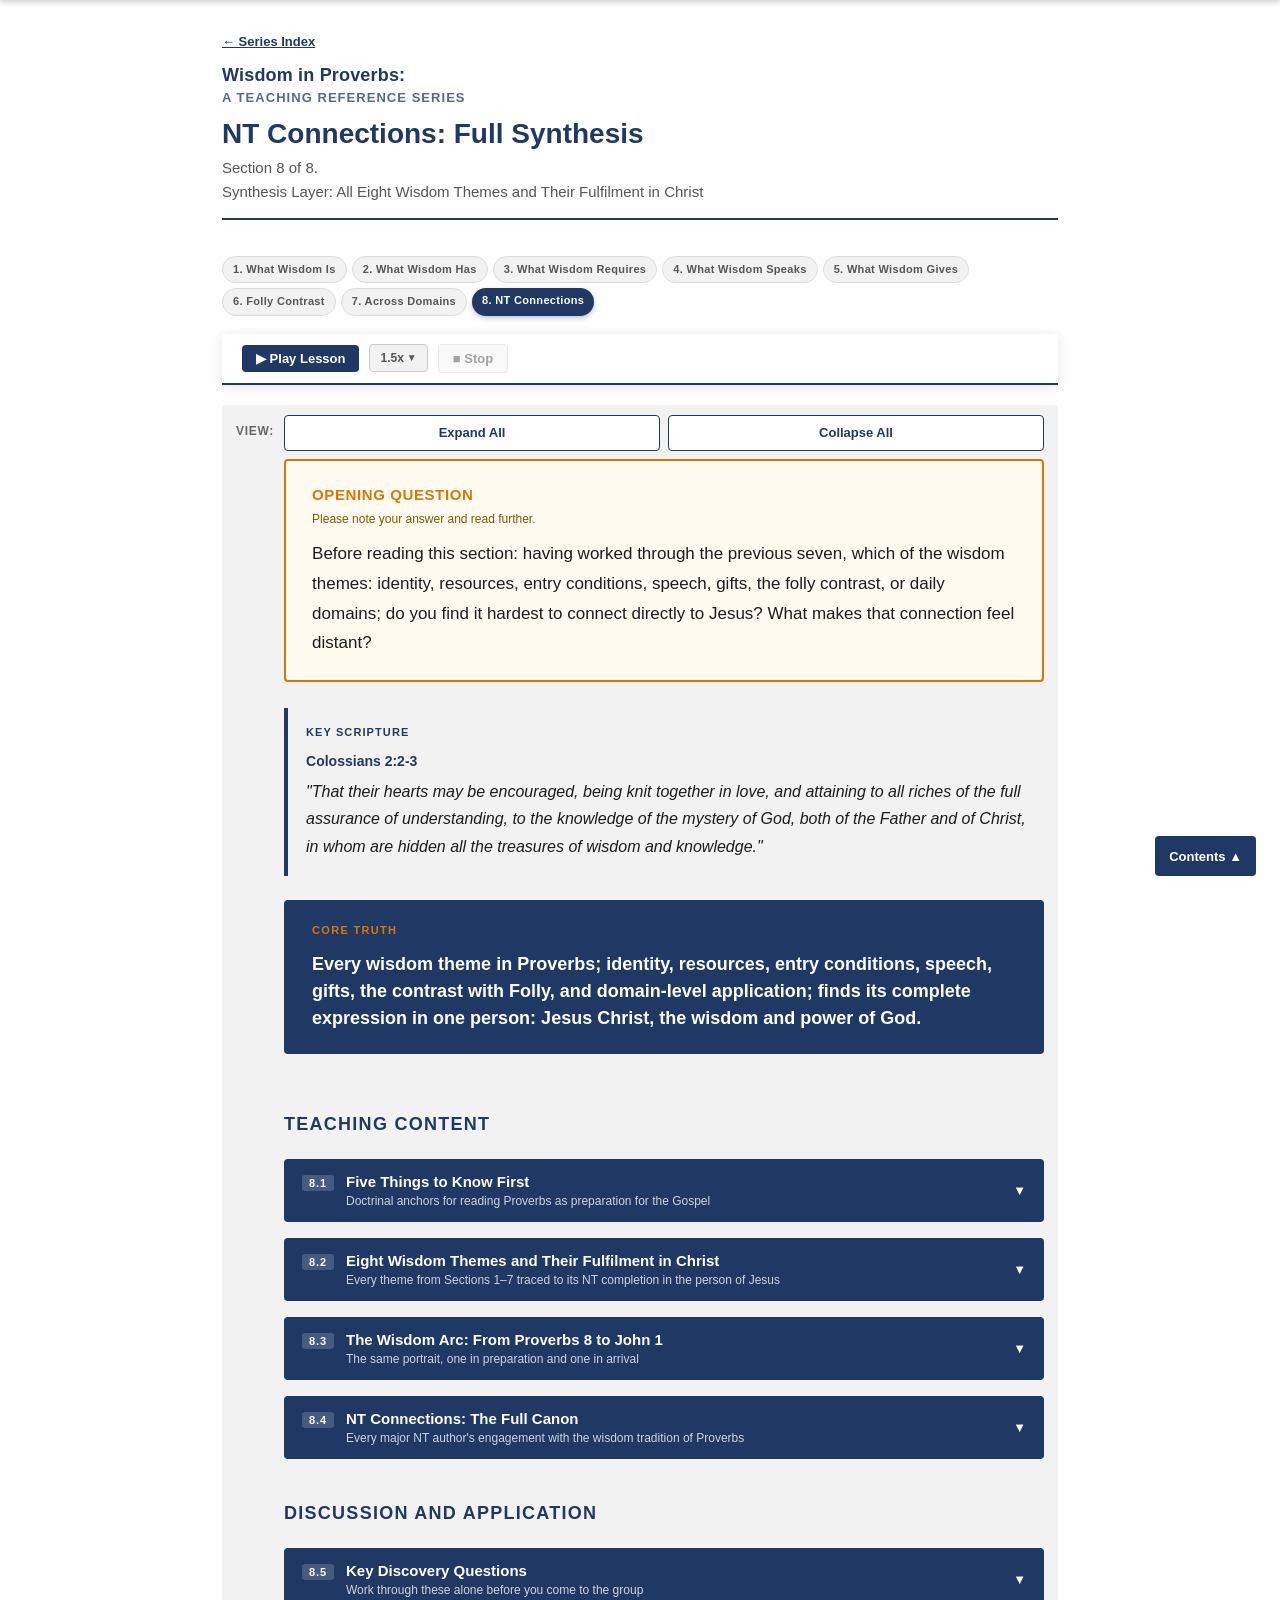
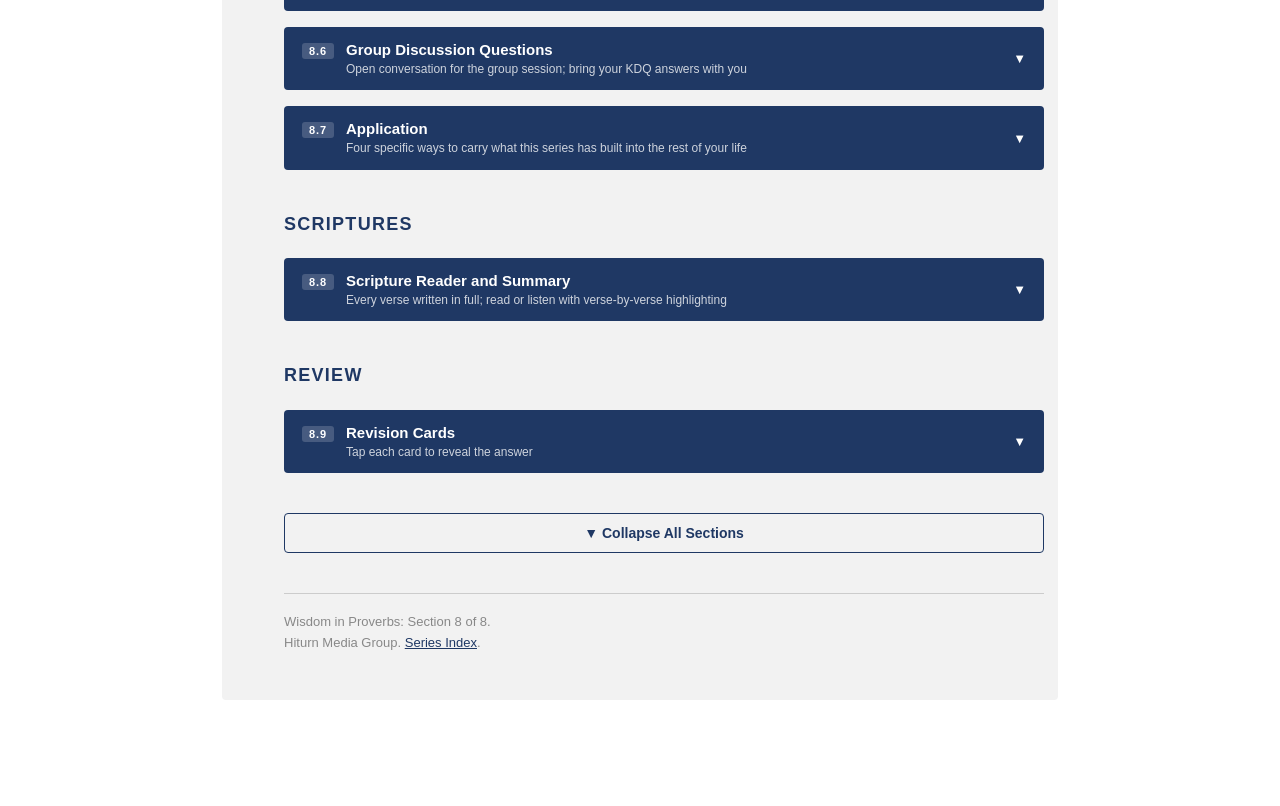
<file: wisdom-proverbs-s8-nt-connections.html>
<!DOCTYPE html>
<html lang="en">
<head>
<meta charset="UTF-8">
<meta name="viewport" content="width=device-width, initial-scale=1.0">
<link rel="icon" type="image/svg+xml" href="favicon.svg">
<link rel="stylesheet" href="wp-site.css">
<title>Wisdom in Proverbs: Section 8. NT Connections: Full Synthesis</title>
<style>
  *, *::before, *::after { box-sizing: border-box; }
  body { margin: 0; padding: 0 16px; font-family: Arial, Helvetica, sans-serif; font-size: 15px; line-height: 1.6; font-weight: 400; color: #1c1c1e; background: #ffffff; }
  @media (min-width: 640px) { body { padding: 0 32px; } }
  @media (min-width: 900px) { body { max-width: 900px; margin: 0 auto; } }

  /* ── STICKY BAR ── */
  .sticky-bar { position: fixed; top: 0; left: 0; right: 0; background: #1F3864; color: #ffffff; z-index: 950; box-shadow: 0 2px 6px rgba(0,0,0,0.2); transform: translateY(-100%); transition: transform 0.25s ease; }
  .sticky-bar.visible { transform: translateY(0); }
  .sticky-inner { max-width: 900px; margin: 0 auto; padding: 10px 16px; display: flex; align-items: baseline; justify-content: space-between; gap: 12px; }
  @media (min-width: 640px) { .sticky-inner { padding: 10px 32px; } }
  .sticky-title { font-size: 15px; font-weight: 700; }
  .sticky-meta  { font-size: 12px; opacity: 0.7; white-space: nowrap; }

  /* ── TITLE BLOCK ── */
  .title-block { padding: 32px 0 16px; }
  .back-link { font-size: 13px; margin-bottom: 12px; }
  .back-link a { color: #1F3864; text-decoration: underline; font-weight: 700; }
  .back-link a:hover { color: #2c54a0; }
  .doc-label { margin-bottom: 8px; }
  .dl-main { display: block; font-size: 18px; font-weight: 700; color: #1F3864; letter-spacing: 0.01em; line-height: 1.2; }
  .dl-sub  { display: block; font-size: 13px; font-weight: 700; color: #1F3864; letter-spacing: 0.08em; text-transform: uppercase; opacity: 0.75; margin-top: 2px; }
  @media (max-width: 639px) { .dl-main { font-size: 28px; } }
  h1 { font-size: 26px; font-weight: 700; color: #1F3864; margin: 6px 0 5px; line-height: 1.2; }
  @media (min-width: 640px) { h1 { font-size: 28px; } }
  .subtitle { font-size: 15px; color: #555; margin: 0 0 14px; }
  .title-rule { border: none; border-top: 2px solid #1F3864; margin: 0 0 20px; }
  p { margin-bottom: 16px; }
  a { color: #1F3864; text-decoration: underline; }
  a:hover, a:focus { color: #2c54a0; outline: 2px solid #2c54a0; outline-offset: 2px; }

  /* ── ARC BAR ── */
  .arc-bar { display: flex; gap: 5px; margin: 0 0 18px; flex-wrap: wrap; }
  .arc-step { font-size: 11px; font-weight: 700; padding: 4px 10px; border-radius: 20px; letter-spacing: 0.03em; text-align: left; }
  .arc-step.active  { background: #1F3864; color: #ffffff; box-shadow: 0 2px 5px rgba(31,56,100,0.3); }
  .arc-step.inactive { background: #f2f2f2; color: #aaa; border: 1px solid #dddddd; cursor: not-allowed; }
  .arc-step.inactive a { color: #555; text-decoration: none; }
  .arc-step.inactive a:hover { color: #1F3864; }
  @media (max-width: 639px) {
    .arc-bar { display: grid; grid-template-columns: 1fr 1fr; grid-template-rows: repeat(4, auto); grid-auto-flow: column; gap: 7px; }
    .arc-step { font-size: 12px; text-align: left; padding: 10px 10px; min-height: 44px; border-radius: 6px; display: flex; align-items: center; justify-content: flex-start; }
    .arc-step.active  { background: #1F3864; color: #ffffff; border: 1.5px solid #1F3864; box-shadow: 0 4px 12px rgba(31,56,100,0.45), 0 2px 4px rgba(31,56,100,0.25); }
    .arc-step.inactive { background: #ffffff; color: #555; border: 1.5px solid #cccccc; box-shadow: 0 3px 8px rgba(0,0,0,0.15), 0 1px 3px rgba(0,0,0,0.08); }
  .arc-step.inactive a { display: flex; align-items: center; width: 100%; min-height: 44px; color: inherit; text-decoration: none; }
  }

  /* ── UTILITY BAR ── */
  .util-bar { padding: 10px 14px; background: #f2f2f2; border-radius: 4px; margin: 0 0 18px; }
  .util-inner { display: flex; gap: 10px; align-items: flex-start; }
  .util-label { font-size: 12px; font-weight: 700; color: #666; letter-spacing: 0.06em; text-transform: uppercase; white-space: nowrap; padding-top: 7px; flex-shrink: 0; }
  .util-buttons { display: flex; flex-direction: column; gap: 8px; flex: 1; }
  .util-row-1 { display: flex; gap: 8px; }
  .util-row-1 .util-btn { flex: 1; }
  .util-row-2 { display: flex; flex-direction: column; gap: 8px; }
  .util-row-2 .util-btn { width: 100%; }
  .util-btn { background: #ffffff; color: #1F3864; border: 1px solid #1F3864; padding: 6px 12px; border-radius: 4px; font-family: Arial, Helvetica, sans-serif; font-size: 13px; font-weight: 700; cursor: pointer; transition: background 0.15s, color 0.15s; min-height: 36px; }
  .util-btn:hover { background: #1F3864; color: #ffffff; }
  .util-btn:focus { outline: 2px solid #2c54a0; outline-offset: 2px; }
  .util-btn.scripture-active { background: #d97706; color: #ffffff; border-color: #d97706; }

  /* ── OPENING QUESTION ── */
  .opening-question { border: 2px solid #d97706; border-radius: 4px; padding: 20px; margin: 0 0 18px; background: #fffbf0; }
  @media (min-width: 640px) { .opening-question { padding: 22px 26px; } }
  .oq-label { margin-bottom: 10px; }
  .oq-label-primary { display: block; font-size: 15px; font-weight: 700; color: #d97706; letter-spacing: 0.04em; text-transform: uppercase; }
  .oq-label-secondary { display: block; font-size: 12px; color: #7d5a00; margin-top: 3px; }
  .oq-text { font-size: 16px; line-height: 1.75; color: #1c1c1e; margin: 0; font-weight: 500; }
  @media (min-width: 640px) { .oq-text { font-size: 17px; } }

  /* ── KEY SCRIPTURE ── */
  .key-scripture { border-left: 4px solid #1F3864; background: #f2f2f2; padding: 16px 18px; margin: 0 0 16px; border-radius: 0 4px 4px 0; }
  .ks-label { font-size: 11px; font-weight: 700; letter-spacing: 0.1em; text-transform: uppercase; color: #1F3864; margin-bottom: 8px; }
  .ks-ref   { font-size: 14px; font-weight: 700; color: #1F3864; margin-bottom: 6px; }
  .ks-text  { font-size: 16px; font-style: italic; line-height: 1.7; color: #1c1c1e; margin: 0; }

  /* ── CORE TRUTH ── */
  .core-truth-box { background: #1F3864; border-radius: 4px; padding: 20px 22px; margin: 0 0 24px; text-align: left; }
  @media (min-width: 640px) { .core-truth-box { padding: 22px 28px; } }
  .core-truth-label     { font-size: 11px; font-weight: 700; letter-spacing: 0.12em; text-transform: uppercase; color: #d97706; margin: 0 0 12px; }
  .core-truth-statement { font-size: 16px; font-weight: 700; color: #ffffff; line-height: 1.5; margin: 0; }
  @media (min-width: 640px) { .core-truth-statement { font-size: 18px; } }

  /* ── GROUP DIVIDERS ── */
  .group-divider { padding: 24px 0 6px; margin: 0 0 6px; }
  .group-divider-label { display: block; font-size: 18px; font-weight: 700; color: #1F3864; letter-spacing: 0.07em; text-transform: uppercase; }

  /* ── ACCORDION ── */
  .acc-unit { margin-bottom: 8px; }
  .acc-btn { display: flex; align-items: center; gap: 10px; width: 100%; background: #1F3864; color: #ffffff; border: none; padding: 12px 16px; font-family: Arial, Helvetica, sans-serif; cursor: pointer; border-radius: 4px; text-align: left; transition: background 0.15s; min-height: 52px; }
  @media (min-width: 640px) { .acc-btn { padding: 13px 18px; gap: 12px; } }
  .acc-btn:hover { background: #2c54a0; }
  .acc-btn:focus { outline: 2px solid #2c54a0; outline-offset: 2px; }
  .acc-pill { font-size: 11px; font-weight: 700; letter-spacing: 0.08em; background: rgba(255,255,255,0.18); padding: 2px 7px; border-radius: 3px; white-space: nowrap; flex-shrink: 0; text-transform: uppercase; align-self: flex-start; margin-top: 3px; }
  .acc-title-block { flex: 1; display: flex; flex-direction: column; gap: 2px; }
  .acc-title { font-size: 14px; font-weight: 700; line-height: 1.3; }
  @media (min-width: 640px) { .acc-title { font-size: 15px; } }
  .acc-subtitle { font-size: 12px; font-weight: 400; opacity: 0.78; line-height: 1.3; }
  .acc-chevron { font-size: 13px; transition: transform 0.25s ease; flex-shrink: 0; margin-left: 4px; align-self: center; }
  .acc-btn[aria-expanded="true"] .acc-chevron { transform: rotate(180deg); }
  .acc-body { display: none; border: 1px solid #cccccc; border-top: none; border-radius: 0 0 4px 4px; padding: 18px 16px 16px; background: #ffffff; margin-bottom: 2px; }
  @media (min-width: 640px) { .acc-body { padding: 22px 20px 18px; } }
  .acc-body.open { display: block; }

  /* ── MINIMISE BUTTON ── */
  .acc-body-footer { display: flex; justify-content: flex-end; margin-top: 16px; padding-top: 12px; border-top: 1px solid #eeeeee; }
  .acc-collapse-btn { background: #f2f2f2; border: 1px solid #cccccc; color: #555; padding: 5px 12px; border-radius: 4px; font-size: 12px; font-weight: 700; cursor: pointer; font-family: Arial, Helvetica, sans-serif; display: flex; align-items: center; gap: 6px; min-height: 32px; }
  .acc-collapse-btn:hover { background: #e0e0e0; }
  .acc-collapse-btn:focus { outline: 2px solid #2c54a0; outline-offset: 2px; }

  /* ── CRIB PANEL — callout-depth style ── */
  .crib-inner { border-left: 4px solid #1F3864; background: #f0f4fb; border-radius: 0 4px 4px 0; padding: 14px 16px; }
  @media (min-width: 640px) { .crib-inner { padding: 16px 18px; } }
  .crib-inner h3 { font-size: 11px; font-weight: 700; letter-spacing: 0.09em; text-transform: uppercase; color: #1F3864; border-bottom: none; padding-bottom: 0; margin-top: 0; margin-bottom: 12px; }
  .crib-inner ol { margin: 0; padding-left: 20px; }
  .crib-inner li { margin-bottom: 12px; line-height: 1.65; font-size: 14px; color: #1c1c1e; }
  @media (min-width: 640px) { .crib-inner li { font-size: 15px; } }
  .crib-ref { font-size: 12px; color: #1F3864; opacity: 0.65; margin-left: 4px; }

  /* ── TABLES ── */
  .table-wrap { overflow-x: auto; margin-bottom: 20px; -webkit-overflow-scrolling: touch; }
  table { width: 100%; border-collapse: collapse; font-size: 14px; }
  thead tr { background: #1F3864; color: #ffffff; }
  thead th { padding: 10px 12px; font-size: 13px; font-weight: 700; letter-spacing: 0.04em; text-align: left; border: 1px solid #cccccc; }
  @media (min-width: 640px) { thead th { padding: 10px 14px; font-size: 14px; } }
  tbody tr:nth-child(odd)  { background: #ffffff; }
  tbody tr:nth-child(even) { background: #f2f2f2; }
  tbody td { padding: 9px 12px; border: 1px solid #cccccc; vertical-align: top; font-size: 13px; }
  @media (min-width: 640px) { tbody td { padding: 10px 14px; font-size: 14px; } }
  td.label-cell { background: #f2f2f2; font-weight: 700; }
  td.verse-cell { background: #f0f4fb !important; border-left: 3px solid #1F3864; }
  .verse-snippet { font-style: italic; color: #1c1c1e; font-weight: 500; }
  td.folly-cell { color: #7d3a00; }
  td.note-cell  { color: #444; }

  @media (max-width: 639px) {
    .resp-table thead { display: none; }
    .resp-table tbody tr { display: block; border: 1px solid #cccccc; border-radius: 4px; margin-bottom: 14px; overflow: hidden; }
    .resp-table tbody td { display: block; border: none; border-bottom: 1px solid #eeeeee; padding: 8px 14px; background: #ffffff !important; font-size: 14px; }
    .resp-table tbody td:last-child { border-bottom: none; }
    .resp-table tbody td::before { content: attr(data-label); display: block; font-size: 10px; font-weight: 700; text-transform: uppercase; letter-spacing: 0.08em; color: #888; margin-bottom: 3px; }
    .resp-table tbody td.label-cell { background: #dce8f5 !important; color: #1F3864; font-size: 14px; font-weight: 700; padding: 10px 14px; border-left: 4px solid #1F3864; }
    .resp-table tbody td.label-cell::before { display: none; }
    .resp-table tbody td.verse-cell { background: #f0f4fb !important; border-left: 3px solid #1F3864; }
    .resp-table tbody td.folly-cell { background: #f5f5f5 !important; color: #7d3a00; }
  }

  /* ── CALLOUT BOXES ── */
  .callout { padding: 12px 14px; margin: 16px 0; }
  @media (min-width: 640px) { .callout { padding: 12px 16px; } }
  .callout-note    { border-left: 4px solid #d97706; background: #fffbf0; }
  .callout-depth   { border-left: 4px solid #1F3864; background: #f0f4fb; }
  .callout-caution { border-left: 4px solid #8b0000; background: #fdf0f0; }
  .callout-label { font-size: 11px; font-weight: 700; letter-spacing: 0.09em; text-transform: uppercase; margin-bottom: 5px; }
  .callout-note    .callout-label { color: #7d5a00; }
  .callout-depth   .callout-label { color: #1F3864; }
  .callout-caution .callout-label { color: #8b0000; }
  .callout p { margin: 0; font-size: 14px; line-height: 1.6; }

  /* ── WISDOM SUMMARY ── */
  .wisdom-summary { border: 1px solid #d97706; border-top: 3px solid #d97706; border-radius: 4px; padding: 16px 18px; margin: 20px 0; background: #ffffff; }
  @media (min-width: 640px) { .wisdom-summary { padding: 18px 20px; } }
  .wisdom-summary-heading { font-size: 13px; font-weight: 700; color: #d97706; letter-spacing: 0.07em; text-transform: uppercase; margin: 0 0 12px; }
  .wisdom-summary ol { margin: 0; padding-left: 20px; }
  .wisdom-summary li { font-size: 14px; line-height: 1.65; margin-bottom: 8px; color: #1c1c1e; }
  .wisdom-summary li:last-child { margin-bottom: 0; }

  /* ── KDQ ── */
  .kdq-block { border: 2px solid #1F3864; border-radius: 4px; overflow: hidden; margin: 6px 0; }
  .kdq-header { background: #1F3864; color: #ffffff; padding: 12px 16px; }
  @media (min-width: 640px) { .kdq-header { padding: 12px 20px; } }
  .kdq-header-title { font-size: 13px; font-weight: 700; letter-spacing: 0.05em; text-transform: uppercase; margin: 0; }
  @media (min-width: 640px) { .kdq-header-title { font-size: 14px; } }
  .kdq-header-sub { font-size: 12px; opacity: 0.78; margin: 3px 0 0; }
  .kdq-questions { padding: 6px 16px 14px; }
  @media (min-width: 640px) { .kdq-questions { padding: 8px 20px 16px; } }
  .kdq-question { display: flex; gap: 12px; align-items: flex-start; padding: 12px 0; border-bottom: 1px solid #eeeeee; }
  @media (min-width: 640px) { .kdq-question { gap: 14px; padding: 14px 0; } }
  .kdq-question:last-child { border-bottom: none; }
  .kdq-num { background: #1F3864; color: #ffffff; border-radius: 50%; width: 26px; height: 26px; min-width: 26px; display: flex; align-items: center; justify-content: center; font-size: 12px; font-weight: 700; flex-shrink: 0; margin-top: 2px; }
  @media (min-width: 640px) { .kdq-num { width: 28px; height: 28px; min-width: 28px; font-size: 13px; margin-top: 1px; } }
  .kdq-body { flex: 1; display: flex; flex-direction: column; gap: 8px; }
  .kdq-text { font-size: 14px; line-height: 1.65; }
  @media (min-width: 640px) { .kdq-text { font-size: 15px; } }

  /* ── FILLABLE ANSWERS ── */
  .fillable { min-height: 56px; outline: none; background: #fffbf0; border-radius: 3px; border: 1px solid #e0d0b0; padding: 6px 8px; font-family: Arial, Helvetica, sans-serif; font-size: 14px; line-height: 1.5; color: #1c1c1e; display: block; width: 100%; transition: background 0.15s; }
  .fillable:focus { background: #fff8e1; outline: 2px solid #d97706; outline-offset: 0; }
  .fillable:empty::before { content: attr(data-placeholder); color: #bbb; pointer-events: none; font-style: italic; }
  .answers-toolbar { display: flex; gap: 10px; flex-wrap: wrap; align-items: center; margin: 16px 16px 4px; padding-bottom: 4px; }
  @media (min-width: 640px) { .answers-toolbar { margin: 16px 20px 4px; } }
  .answers-toolbar button { background: #1F3864; color: #ffffff; border: none; border-radius: 4px; padding: 7px 14px; font-size: 13px; font-weight: 700; font-family: Arial, Helvetica, sans-serif; cursor: pointer; min-height: 34px; }
  .answers-toolbar button:hover { background: #2c54a0; }
  .answers-toolbar button:focus { outline: 2px solid #2c54a0; outline-offset: 2px; }
  .answers-toolbar .clear-btn { background: #ffffff; color: #8b0000; border: 1px solid #8b0000; }
  .answers-toolbar .clear-btn:hover { background: #fce8e8; }
  .answers-note { font-size: 12px; color: #777; margin: 4px 16px 0; }
  @media (min-width: 640px) { .answers-note { margin: 4px 20px 0; } }

  /* ── GDQ ── */
  .gdq-block { border: 2px solid #0d7377; border-radius: 4px; overflow: hidden; margin: 6px 0; }
  .gdq-header { background: #0d7377; color: #ffffff; padding: 12px 16px; }
  @media (min-width: 640px) { .gdq-header { padding: 12px 20px; } }
  .gdq-header-title { font-size: 13px; font-weight: 700; letter-spacing: 0.05em; text-transform: uppercase; margin: 0; }
  @media (min-width: 640px) { .gdq-header-title { font-size: 14px; } }
  .gdq-header-sub { font-size: 12px; opacity: 0.85; margin: 3px 0 0; }
  .gdq-questions { padding: 6px 16px 14px; }
  @media (min-width: 640px) { .gdq-questions { padding: 8px 20px 16px; } }
  .gdq-question { display: flex; gap: 12px; align-items: flex-start; padding: 12px 0; border-bottom: 1px solid #e0f0f0; }
  @media (min-width: 640px) { .gdq-question { gap: 14px; padding: 14px 0; } }
  .gdq-question:last-child { border-bottom: none; }
  .gdq-num { background: #0d7377; color: #ffffff; border-radius: 50%; width: 26px; height: 26px; min-width: 26px; display: flex; align-items: center; justify-content: center; font-size: 12px; font-weight: 700; flex-shrink: 0; margin-top: 2px; }
  @media (min-width: 640px) { .gdq-num { width: 28px; height: 28px; min-width: 28px; font-size: 13px; margin-top: 1px; } }
  .gdq-text { font-size: 14px; line-height: 1.65; }
  @media (min-width: 640px) { .gdq-text { font-size: 15px; } }

  /* ── APPLICATION ── */
  .app-intro { font-size: 14px; color: #555; margin: 0 0 14px; font-style: italic; }
  .app-item { display: flex; gap: 14px; align-items: flex-start; padding: 14px 0; border-bottom: 1px solid #eeeeee; }
  @media (min-width: 640px) { .app-item { gap: 16px; padding: 16px 0; } }
  .app-item:last-child { border-bottom: none; }
  .app-num { background: #1F3864; color: #ffffff; border-radius: 4px; min-width: 30px; height: 30px; display: flex; align-items: center; justify-content: center; font-size: 13px; font-weight: 700; flex-shrink: 0; margin-top: 2px; }
  @media (min-width: 640px) { .app-num { min-width: 32px; height: 32px; } }
  .app-body { flex: 1; }
  .app-title { font-size: 14px; font-weight: 700; color: #1F3864; margin: 0 0 4px; }
  @media (min-width: 640px) { .app-title { font-size: 15px; } }
  .app-desc { font-size: 14px; line-height: 1.65; color: #1c1c1e; margin: 0; }

  /* ── SCRIPTURE READER ── */
  .scripture-reader-intro { margin-bottom: 18px; padding-bottom: 16px; border-bottom: 1px solid #cccccc; }
  .scripture-reader-intro p { margin: 0; font-size: 14px; color: #555; line-height: 1.6; }
  .scripture-group-header { display: flex; align-items: center; justify-content: space-between; gap: 12px; margin: 18px 0 4px; border-bottom: 2px solid #1F3864; padding-bottom: 5px; }
  .scripture-group-header .scripture-group-label { margin: 0; border-bottom: none; padding-bottom: 0; }
  .read-aloud-controls { display: flex; gap: 8px; align-items: center; flex-wrap: wrap; flex-shrink: 0; }
  .read-aloud-btn { background: #1F3864; color: #ffffff; border: none; padding: 7px 14px; border-radius: 4px; font-family: Arial, Helvetica, sans-serif; font-size: 13px; font-weight: 700; cursor: pointer; transition: background 0.15s; min-height: 36px; }
  .read-aloud-btn:hover { background: #2c54a0; }
  .read-aloud-btn:focus { outline: 2px solid #2c54a0; outline-offset: 2px; }
  .read-aloud-btn.stop { background: #8b0000; }
  .read-aloud-btn.paused { background: #d97706; }
  .reading-counter { font-size: 12px; color: #888; display: none; }
  .reading-counter.visible { display: block; }
  .scripture-group-label { font-size: 14px; font-weight: 700; letter-spacing: 0.1em; text-transform: uppercase; color: #1F3864; border-bottom: 2px solid #1F3864; padding-bottom: 5px; margin: 22px 0 4px; }
  .scripture-entry { padding: 12px 0 12px 10px; border-bottom: 1px solid #eeeeee; border-left: 3px solid transparent; transition: background 0.3s, border-left-color 0.3s; }
  @media (min-width: 640px) { .scripture-entry { padding: 14px 0 14px 12px; } }
  .scripture-entry:last-child { border-bottom: none; }
  
  #scripture-summary-block.reading-active { background: #f0f4fb; border-left: 3px solid #1F3864; padding-left: 10px; transition: background 0.3s; }
  .scripture-entry.reading-active { background: #f0f4fb; border-left-color: #1F3864; }
  .scripture-ref  { font-size: 13px; font-weight: 700; color: #1F3864; letter-spacing: 0.03em; margin-bottom: 5px; }
  .scripture-text { font-size: 15px; line-height: 1.8; color: #1c1c1e; font-style: italic; }
  @media (min-width: 640px) { .scripture-text { font-size: 16px; } }

  /* ── REVISION CARDS ── */
  .flashcard-hint { font-size: 12px; color: #888; margin: 0 0 12px; }
  .flashcard-grid { display: grid; grid-template-columns: repeat(auto-fill, minmax(260px, 1fr)); gap: 16px; margin: 4px 0 16px; }
  .flashcard { height: 190px; perspective: 1000px; cursor: pointer; }
  .flashcard-inner { position: relative; width: 100%; height: 100%; transform-style: preserve-3d; transition: transform 0.45s ease; border-radius: 6px; }
  .flashcard.flipped .flashcard-inner { transform: rotateY(180deg); }
  .flashcard-front, .flashcard-back { position: absolute; width: 100%; height: 100%; backface-visibility: hidden; -webkit-backface-visibility: hidden; border-radius: 6px; padding: 16px; display: flex; flex-direction: column; justify-content: center; }
  .flashcard-front { background: #ffffff; border: 2px solid #1F3864; }
  .flashcard-back  { background: #1F3864; transform: rotateY(180deg); }
  .fc-prompt { font-size: 14px; font-weight: 700; color: #1F3864; margin: 0 0 8px; line-height: 1.4; }
  .fc-ref     { font-size: 12px; color: #2c54a0; font-weight: 700; margin: 0; letter-spacing: 0.05em; }
  .fc-verse   { font-size: 13px; color: #e8e4dc; font-style: italic; margin: 0 0 8px; line-height: 1.5; }
  .fc-ref-back { font-size: 12px; color: #d97706; font-weight: 700; margin: 0; letter-spacing: 0.04em; }

  /* ── BOTTOM CONTROLS ── */
  .bottom-controls { padding: 24px 0 0; }
  .bottom-collapse-btn { width: 100%; background: #f2f2f2; color: #1F3864; border: 1px solid #1F3864; padding: 11px 16px; border-radius: 4px; font-family: Arial, Helvetica, sans-serif; font-size: 14px; font-weight: 700; cursor: pointer; transition: background 0.15s, color 0.15s; }
  .bottom-collapse-btn:hover { background: #1F3864; color: #ffffff; }

  /* ── FLOATING TOC ── */
  #toc-container { position: fixed; bottom: 20px; right: 16px; z-index: 1000; }
  @media (min-width: 640px) { #toc-container { bottom: 24px; right: 24px; } }
  #toc-toggle { background: #1F3864; color: #ffffff; border: none; padding: 9px 14px; border-radius: 4px; font-family: Arial, Helvetica, sans-serif; font-size: 13px; font-weight: 700; cursor: pointer; min-height: 40px; }
  @media (max-width: 639px) { #toc-container { bottom: 14px; right: 10px; } #toc-toggle { font-size: 11px; padding: 6px 10px; min-height: 32px; border-radius: 20px; background: rgba(31,56,100,0.9); } }
  #toc-toggle:focus { outline: 2px solid #2c54a0; outline-offset: 2px; }
  #toc-menu { display: none; background: #1F3864; border-radius: 4px; padding: 8px 0; margin-bottom: 8px; min-width: 220px; max-width: 85vw; max-height: 60vh; overflow-y: auto; }
  @media (min-width: 640px) { #toc-menu { min-width: 240px; } }
  #toc-menu a { display: flex; flex-direction: column; justify-content: center; color: #ffffff; text-decoration: none; padding: 9px 14px; font-size: 13px; cursor: pointer; line-height: 1.3; min-height: 44px; }
  #toc-menu a .toc-sub { font-size: 11px; opacity: 0.7; margin-top: 1px; }
  #toc-menu a:hover { background: #2c54a0; }
  .toc-divider { font-size: 10px; font-weight: 700; letter-spacing: 0.1em; text-transform: uppercase; color: rgba(255,255,255,0.45); padding: 8px 14px 3px; }

  /* ── FOOTER ── */
  .page-footer { font-size: 13px; color: #888; border-top: 1px solid #cccccc; padding: 18px 0 36px; margin-top: 32px; }
/* ── PRINT ── */
  @media print {
    #toc-container, .util-bar, .read-aloud-controls, .back-link, .arc-bar, .sticky-bar, .acc-body-footer, .bottom-controls, .answers-toolbar, .wp-audio-panel { display: none; }
    .acc-body { display: block !important; }
    .acc-btn, .crib-inner, .kdq-header, .gdq-header, .core-truth-box { -webkit-print-color-adjust: exact; print-color-adjust: exact; }
    .flashcard-front { border: 1px solid #cccccc; }
    .flashcard-back { background: #f2f2f2 !important; }
    .fc-verse, .fc-ref-back { color: #1c1c1e !important; }
  }
</style>
</head>
<body data-wp-page="lesson">

<!-- STICKY BAR -->
<div class="sticky-bar" id="sticky-bar" aria-hidden="true">
  <div class="sticky-inner">
    <span class="sticky-title">NT Connections: Full Synthesis</span>
    <span class="sticky-meta">Section 8 of 8</span>
  </div>
</div>

<!-- TITLE BLOCK -->
<div class="title-block" id="title-block">
  <div class="back-link"><a href="index.html">&#8592; Series Index</a></div>
  <div class="doc-label">
    <span class="dl-main">Wisdom in Proverbs:</span>
    <span class="dl-sub">A Teaching Reference Series</span>
  </div>
  <h1>NT Connections: Full Synthesis</h1>
  <p class="subtitle">Section 8 of 8.<br>Synthesis Layer: All Eight Wisdom Themes and Their Fulfilment in Christ</p>
  <hr class="title-rule">
</div>

<!-- ARC BAR -->
<div class="arc-bar" aria-label="Series progress">
  <span class="arc-step inactive" title="Go to Section 1"><a href="wisdom-proverbs-s1-what-wisdom-is.html">1. What Wisdom Is</a></span>
  <span class="arc-step inactive" title="Go to Section 2"><a href="wisdom-proverbs-s2-what-wisdom-has.html">2. What Wisdom Has</a></span>
  <span class="arc-step inactive" title="Go to Section 3"><a href="wisdom-proverbs-s3-what-wisdom-requires.html">3. What Wisdom Requires</a></span>
  <span class="arc-step inactive" title="Go to Section 4"><a href="wisdom-proverbs-s4-what-wisdom-speaks.html">4. What Wisdom Speaks</a></span>
  <span class="arc-step inactive" title="Go to Section 5"><a href="wisdom-proverbs-s5-what-wisdom-gives.html">5. What Wisdom Gives</a></span>
  <span class="arc-step inactive" title="Go to Section 6"><a href="wisdom-proverbs-s6-folly-contrast.html">6. Folly Contrast</a></span>
  <span class="arc-step inactive" title="Go to Section 7"><a href="wisdom-proverbs-s7-across-domains.html">7. Across Domains</a></span>
  <span class="arc-step active">8. NT Connections</span>
</div>

<script type="application/json" id="wp-lesson-meta">{"intro":"Welcome to Section Eight: NT Connections. This is the section everything has been building toward. If you have worked through the previous seven, you have met wisdom as identity, as resource, as demand, as speech, as gift, as contrast and as daily practice. Proverbs planted each of those themes deliberately. The New Testament writers knew exactly what they were doing when they used the same language. In this section you will see that the person Proverbs called wisdom; present at creation, calling aloud, setting her table, offering life; is not an abstract concept that Jesus illustrates. He is the fulfilment she was pointing at. Section eight does not add a new idea. It names the one the entire series has been approaching from the beginning. It is my prayer that the God of our Lord Jesus Christ, the Father of glory, may give you the Spirit of wisdom and of revelation in the knowledge of him as you study to apply His preserved book of Wisdom.","downloadSlug":"wip-s8-nt-connections"}</script>
<!-- AUDIO PANEL -->
<div class="wp-audio-panel" role="region" aria-label="Audio controls">
  <div class="wp-audio-inner">
    <button class="wp-audio-btn wp-btn-play-main" id="wp-btn-play-main" type="button" aria-label="Play entire lesson">&#9654; Play Lesson</button>
    <div class="wp-speed-dropdown">
      <button class="wp-speed-toggle" type="button" id="wp-speed-toggle" aria-expanded="false" aria-haspopup="listbox" aria-controls="wp-speed-menu" aria-label="Playback speed"><span class="wp-speed-value">1.5x</span><span class="wp-speed-chevron" aria-hidden="true">&#9660;</span></button>
      <ul class="wp-speed-menu" id="wp-speed-menu" role="listbox" hidden>
        <li role="presentation"><button type="button" class="wp-speed-option" role="option" data-rate="1" aria-selected="false">1.0x</button></li>
        <li role="presentation"><button type="button" class="wp-speed-option" role="option" data-rate="1.25" aria-selected="false">1.25x</button></li>
        <li role="presentation"><button type="button" class="wp-speed-option active" role="option" data-rate="1.5" aria-selected="true">1.5x</button></li>
        <li role="presentation"><button type="button" class="wp-speed-option" role="option" data-rate="1.75" aria-selected="false">1.75x</button></li>
        <li role="presentation"><button type="button" class="wp-speed-option" role="option" data-rate="2" aria-selected="false">2.0x</button></li>
      </ul>
    </div>
    <button class="wp-audio-btn wp-btn-stop" id="wp-btn-stop" type="button" aria-label="Stop playback" disabled>&#9632; Stop</button>
    <span class="wp-audio-progress" id="wp-audio-progress" aria-live="polite"></span>
  </div>
</div>
<!-- UTILITY BAR -->
<div class="util-bar">
  <div class="util-inner">
    <span class="util-label">View:</span>
    <div class="util-buttons">
      <div class="util-row-1">
        <button class="util-btn" id="btn-expand-all">Expand All</button>
        <button class="util-btn" id="btn-collapse-all">Collapse All</button>
      </div>

<!-- OPENING QUESTION -->
<div class="opening-question" id="opening-q">
  <div class="oq-label">
    <span class="oq-label-primary">Opening Question</span>
    <span class="oq-label-secondary">Please note your answer and read further.</span>
  </div>
  <p class="oq-text">Before reading this section: having worked through the previous seven, which of the wisdom themes: identity, resources, entry conditions, speech, gifts, the folly contrast, or daily domains; do you find it hardest to connect directly to Jesus? What makes that connection feel distant?</p>
</div>

<!-- KEY SCRIPTURE -->
<div class="key-scripture">
  <div class="ks-label">Key Scripture</div>
  <div class="ks-ref">Colossians 2:2-3</div>
  <p class="ks-text">"That their hearts may be encouraged, being knit together in love, and attaining to all riches of the full assurance of understanding, to the knowledge of the mystery of God, both of the Father and of Christ, in whom are hidden all the treasures of wisdom and knowledge."</p>
</div>

<!-- CORE TRUTH -->
<div class="core-truth-box">
  <div class="core-truth-label">Core Truth</div>
  <p class="core-truth-statement">Every wisdom theme in Proverbs; identity, resources, entry conditions, speech, gifts, the contrast with Folly, and domain-level application; finds its complete expression in one person: Jesus Christ, the wisdom and power of God.</p>
</div>

<!-- TEACHING CONTENT GROUP -->
<div class="group-divider"><span class="group-divider-label">Teaching Content</span></div>

<!-- 8.1 -->
<div class="acc-unit" id="unit-crib">
  <button class="acc-btn" aria-expanded="false" aria-controls="body-crib" id="btn-crib">
    <span class="acc-pill">8.1</span>
    <div class="acc-title-block">
      <span class="acc-title">Five Things to Know First</span>
      <span class="acc-subtitle">Doctrinal anchors for reading Proverbs as preparation for the Gospel</span>
    </div>
    <span class="acc-chevron" aria-hidden="true">▼</span>
  </button>
  <div class="acc-body" id="body-crib" role="region" aria-labelledby="btn-crib">
    <div class="crib-inner">
      <h3>Five Foundations</h3>
      <ol>
        <li>The NT writers do not simply quote Proverbs; they inhabit its logic. When Paul says Christ is "the wisdom of God" (1 Corinthians 1:24), he is not using a metaphor. He is making a claim about the person Proverbs 8 describes. The synthesis here is not interpretation; it is completion. <span class="crib-ref">(1 Cor 1:24, 30)</span></li>
        <li>Wisdom in Proverbs was present at creation, called aloud and was rejected, invited people to her table, offered life to those who found her, and was mocked by the foolish. The Gospels narrate every one of those movements in the life of Jesus. The pattern is not a coincidence; it is a design. <span class="crib-ref">(John 1:1-14; Matt 23:37)</span></li>
        <li>Hebrews 1:1-3 identifies Christ as the one through whom God made the worlds and who upholds all things by the word of his power. This is creation-by-wisdom language (Proverbs 3:19; 8:30) applied directly to the Son. The connection is explicit, not allegorical. <span class="crib-ref">(Heb 1:2-3; Prov 3:19)</span></li>
        <li>The invitation structure of Proverbs: wisdom setting a table, calling the simple to eat and live (9:1-6); this is directly echoed by Jesus: "I am the bread of life" (John 6:35); "Come to Me" (Matthew 11:28). The invitation has become incarnate. <span class="crib-ref">(Prov 9:1-6; John 6:35; Matt 11:28)</span></li>
        <li>Completing this synthesis is not optional for the student who has worked through Sections 1 to 7. To study wisdom in Proverbs without arriving at Christ is to study a preparation without meeting the one being prepared for. The arc demands the destination. <span class="crib-ref">(Col 2:2-3; 1 Cor 1:30)</span></li>
      </ol>
    </div>
    <div style="border-top:2px solid #1F3864;margin:28px 0 0;padding-top:20px;">
      <div class="wisdom-summary">
      <div class="wisdom-summary-heading">In Summary: The Eight Themes and Christ</div>
      <ol>
        <li>What wisdom is: Christ is the eternal Word, present at creation, through whom all things were made.</li>
        <li>What wisdom has: in Christ are hidden all the treasures of wisdom and knowledge.</li>
        <li>What wisdom requires: entry is through poverty of spirit, not achievement; Christ is the end of self-sufficiency.</li>
        <li>What wisdom speaks: the Word became flesh, called aloud, and was largely rejected.</li>
        <li>What wisdom gives: Christ gives life, abundantly and eternally, to all who find him.</li>
        <li>The folly contrast: the cross defeats the works of Folly; wisdom wins at Calvary.</li>
        <li>Wisdom across domains: Christ is Lord over every arena; the domain structure is now lived under his lordship.</li>
        <li>Full synthesis: the tree of life, first offered in Eden, refused in Proverbs, and now restored in Revelation.</li>
      </ol>
    </div>
    </div>

    <div class="acc-body-footer">
      <button class="acc-collapse-btn" data-target="body-crib" aria-label="Minimise this section">&#9650; Minimise</button>
    </div>
  </div>
</div>

<!-- 8.2 -->
<div class="acc-unit" id="unit-identity">
  <button class="acc-btn" aria-expanded="false" aria-controls="body-identity" id="btn-identity">
    <span class="acc-pill">8.2</span>
    <div class="acc-title-block">
      <span class="acc-title">Eight Wisdom Themes and Their Fulfilment in Christ</span>
      <span class="acc-subtitle">Every theme from Sections 1–7 traced to its NT completion in the person of Jesus</span>
    </div>
    <span class="acc-chevron" aria-hidden="true">▼</span>
  </button>
  <div class="acc-body" id="body-identity" role="region" aria-labelledby="btn-identity">
    <div class="callout callout-depth">
      <div class="callout-label">Depth</div>
      <p>The NT writers approached Proverbs not as a treasury of advice but as a portrait of a person. John's Prologue (1:1-18), Paul's Christ-hymns (Colossians 1:15-20; 1 Corinthians 1:24-30), and Hebrews 1:1-3 all draw directly on the wisdom tradition of Proverbs 8 to explain who Jesus is. The synthesis below is their synthesis, not an imposition from outside the text.</p>
    </div>
    <div class="table-wrap">
      <table class="resp-table">
        <thead>
          <tr><th>Wisdom Theme (Section)</th><th>Proverbs Statement</th><th>Fulfilment in Christ</th><th>NT Reference</th></tr>
        </thead>
        <tbody>
          <tr>
            <td class="label-cell" data-label="Wisdom Theme">What Wisdom Is (S1)</td>
            <td class="verse-cell" data-label="Proverbs Statement"><span class="verse-snippet">"The LORD possessed me at the beginning of His work." (8:22)</span></td>
            <td class="note-cell" data-label="Fulfilment in Christ">Christ as the firstborn over all creation, through whom all things were made</td>
            <td class="folly-cell" data-label="NT Reference" style="color:#1F3864;font-weight:700;">Col 1:15-17; John 1:1-3</td>
          </tr>
          <tr>
            <td class="label-cell" data-label="Wisdom Theme">What Wisdom Has (S2)</td>
            <td class="verse-cell" data-label="Proverbs Statement"><span class="verse-snippet">"Riches and honor are with me, enduring riches and righteousness." (8:18)</span></td>
            <td class="note-cell" data-label="Fulfilment in Christ">In Christ are hidden all the treasures of wisdom and knowledge; he became for us wisdom, righteousness, sanctification and redemption</td>
            <td class="folly-cell" data-label="NT Reference" style="color:#1F3864;font-weight:700;">Col 2:2-3; 1 Cor 1:30</td>
          </tr>
          <tr>
            <td class="label-cell" data-label="Wisdom Theme">What Wisdom Requires (S3)</td>
            <td class="verse-cell" data-label="Proverbs Statement"><span class="verse-snippet">"The fear of the LORD is the beginning of wisdom." (9:10)</span></td>
            <td class="note-cell" data-label="Fulfilment in Christ">Christ is the end of the law for righteousness; those who come to him must come in poverty of spirit, not self-sufficiency</td>
            <td class="folly-cell" data-label="NT Reference" style="color:#1F3864;font-weight:700;">Matt 5:3; Rom 10:4</td>
          </tr>
          <tr>
            <td class="label-cell" data-label="Wisdom Theme">What Wisdom Speaks (S4)</td>
            <td class="verse-cell" data-label="Proverbs Statement"><span class="verse-snippet">"Wisdom calls aloud outside; she raises her voice in the open squares." (1:20)</span></td>
            <td class="note-cell" data-label="Fulfilment in Christ">The Word became flesh and dwelt among us; he came to his own and his own did not receive him</td>
            <td class="folly-cell" data-label="NT Reference" style="color:#1F3864;font-weight:700;">John 1:11, 14</td>
          </tr>
          <tr>
            <td class="label-cell" data-label="Wisdom Theme">What Wisdom Gives (S5)</td>
            <td class="verse-cell" data-label="Proverbs Statement"><span class="verse-snippet">"For whoever finds me finds life, and obtains favor from the LORD." (8:35)</span></td>
            <td class="note-cell" data-label="Fulfilment in Christ">"I am the way, the truth, and the life"; "I have come that they may have life, and that they may have it more abundantly"</td>
            <td class="folly-cell" data-label="NT Reference" style="color:#1F3864;font-weight:700;">John 14:6; John 10:10</td>
          </tr>
          <tr>
            <td class="label-cell" data-label="Wisdom Theme">The Folly Contrast (S6)</td>
            <td class="verse-cell" data-label="Proverbs Statement"><span class="verse-snippet">"Her guests are in the depths of hell." (9:18)</span></td>
            <td class="note-cell" data-label="Fulfilment in Christ">Christ came to destroy the works of the devil; wisdom's victory over Folly is accomplished at the cross</td>
            <td class="folly-cell" data-label="NT Reference" style="color:#1F3864;font-weight:700;">1 John 3:8; Col 2:15</td>
          </tr>
          <tr>
            <td class="label-cell" data-label="Wisdom Theme">Wisdom Across Domains (S7)</td>
            <td class="verse-cell" data-label="Proverbs Statement"><span class="verse-snippet">"In all your ways acknowledge Him." (3:6)</span></td>
            <td class="note-cell" data-label="Fulfilment in Christ">Christ is Lord over every domain; whatever you do, do it as to the Lord; the domain structure of Proverbs is sanctified under his lordship</td>
            <td class="folly-cell" data-label="NT Reference" style="color:#1F3864;font-weight:700;">Col 3:17; Col 3:23</td>
          </tr>
          <tr>
            <td class="label-cell" data-label="Wisdom Theme">The Full Synthesis (S8)</td>
            <td class="verse-cell" data-label="Proverbs Statement"><span class="verse-snippet">"She is a tree of life to those who take hold of her." (3:18)</span></td>
            <td class="note-cell" data-label="Fulfilment in Christ">The tree of life restored: in the new creation, the tree of life bears fruit for the healing of the nations</td>
            <td class="folly-cell" data-label="NT Reference" style="color:#1F3864;font-weight:700;">Rev 22:2</td>
          </tr>
        </tbody>
      </table>
    </div>
    <div class="wisdom-summary">
      <div class="wisdom-summary-heading">In Summary: The Eight Themes and Christ</div>
      <ol>
        <li>What wisdom is: Christ is the eternal Word, present at creation, through whom all things were made.</li>
        <li>What wisdom has: in Christ are hidden all the treasures of wisdom and knowledge.</li>
        <li>What wisdom requires: entry is through poverty of spirit, not achievement; Christ is the end of self-sufficiency.</li>
        <li>What wisdom speaks: the Word became flesh, called aloud, and was largely rejected.</li>
        <li>What wisdom gives: Christ gives life, abundantly and eternally, to all who find him.</li>
        <li>The folly contrast: the cross defeats the works of Folly; wisdom wins at Calvary.</li>
        <li>Wisdom across domains: Christ is Lord over every arena; the domain structure is now lived under his lordship.</li>
        <li>Full synthesis: the tree of life, first offered in Eden, refused in Proverbs, and now restored in Revelation.</li>
      </ol>
    </div>
    <div class="callout callout-note">
      <div class="callout-label">Note</div>
      <p>This table does not exhaust the NT use of Proverbs. It maps the eight major themes of this series to their primary NT points of fulfilment. Students who want to go deeper should trace each theme through the full NT canon beginning with the references listed.</p>
    </div>
    <div class="acc-body-footer">
      <button class="acc-collapse-btn" data-target="body-identity" aria-label="Minimise this section">&#9650; Minimise</button>
    </div>
  </div>
</div>

<!-- 8.3 -->
<div class="acc-unit" id="unit-portrait">
  <button class="acc-btn" aria-expanded="false" aria-controls="body-portrait" id="btn-portrait">
    <span class="acc-pill">8.3</span>
    <div class="acc-title-block">
      <span class="acc-title">The Wisdom Arc: From Proverbs 8 to John 1</span>
      <span class="acc-subtitle">The same portrait, one in preparation and one in arrival</span>
    </div>
    <span class="acc-chevron" aria-hidden="true">▼</span>
  </button>
  <div class="acc-body" id="body-portrait" role="region" aria-labelledby="btn-portrait">
    <p>Proverbs 8 and John 1 are in direct conversation. Both describe a figure who was present with God before the creation of the world, through whom creation came into being, who entered the world and was not fully received, and who offers life to those who respond. The parallel is structural, not incidental. John wrote his Prologue in full awareness of Proverbs 8; the verbal and conceptual echoes are not accidental.</p>
    <div class="callout-note" style="margin: 20px 0 24px;">
      <p style="margin:0 0 8px 0;"><strong>A Common Question: Why is Wisdom feminine in Proverbs but Jesus is male?</strong></p>
      <p style="margin:0 0 8px 0;">The Hebrew word for wisdom, <strong>&#x05D7;&#x05B8;&#x05DB;&#x05B0;&#x05DE;&#x05B8;&#x05D4;</strong> (<em>chokmah</em>, Strong&#x2019;s H2451), is a feminine noun. Its Greek equivalent, <strong>&#x03C3;&#x03BF;&#x03C6;&#x03AF;&#x03B1;</strong> (<em>sophia</em>, G4678), is also feminine. Hebrew and Greek poets naturally personified abstract nouns in their grammatical gender. Proverbs uses this to dramatic effect: Lady Wisdom and Lady Folly (Proverbs 9:13) stand at opposite gates, issuing rival invitations. The feminine figure is a literary and linguistic device, not a statement about the gender of a divine person.</p>
      <p style="margin:0 0 8px 0;">The New Testament identifies the <em>person</em> that personification was pointing toward. Paul writes that Christ is &#x201C;the power of God and the wisdom [<em>sophia</em>, G4678] of God&#x201D; (1 Corinthians 1:24), and that He &#x201C;became for us wisdom from God&#x201D; (1 Corinthians 1:30). John maps the same figure onto the <strong>&#x03BB;&#x03CC;&#x03B3;&#x03BF;&#x03C2;</strong> (<em>logos</em>, G3056 &mdash; masculine) in John 1: present at creation, agent of all that was made, entering the world.</p>
      <p style="margin:0 0 4px 0;"><strong>In a nutshell:</strong> Proverbs personified divine wisdom as a woman because the Hebrew word is feminine &mdash; the literary idiom of its time and language. The New Testament identifies the actual person that personification prefigured: Jesus Christ. The grammar of Proverbs was the vessel; the person of Christ is the substance.</p>
      <p style="margin:8px 0 0 0; font-style:italic; color:#555;">Discussion question: Proverbs 8 describes someone present at creation, through whom all things were made, who offers life to all who find her. Jesus said &#x201C;Before Abraham was, I AM&#x201D; (John 8:58). Who was the writer of Proverbs 8 actually describing, even before he had a name for Him?</p>
    </div>
    <div class="table-wrap">
      <table>
        <thead><tr><th>Proverbs 8 (Preparation)</th><th>John 1 (Arrival)</th></tr></thead>
        <tbody>
          <tr><td>"The LORD possessed me at the beginning of His work, the first of His acts of old." (8:22)</td><td>"In the beginning was the Word, and the Word was with God, and the Word was God." (1:1)</td></tr>
          <tr><td>"I have been established from everlasting, from the beginning, before there was ever an earth." (8:23)</td><td>"He was in the beginning with God." (1:2)</td></tr>
          <tr><td>"Then I was beside Him as a master craftsman." (8:30)</td><td>"All things were made through Him, and without Him nothing was made that was made." (1:3)</td></tr>
          <tr><td>"Wisdom calls aloud outside; she raises her voice in the open squares." (1:20)</td><td>"He came to His own, and His own did not receive Him." (1:11)</td></tr>
          <tr><td>"For whoever finds me finds life, and obtains favor from the LORD." (8:35)</td><td>"But as many as received Him, to them He gave the right to become children of God." (1:12)</td></tr>
          <tr><td>"I was beside Him, rejoicing before Him always." (8:30)</td><td>"No one has seen God at any time. The only begotten Son, who is in the bosom of the Father, He has declared Him." (1:18)</td></tr>
        </tbody>
      </table>
    </div>
    <div class="callout callout-caution">
      <div class="callout-label">Caution</div>
      <p>Do not present this synthesis as a proof that Proverbs predicted Christ in the manner of a messianic prophecy. That is not quite the right frame. Proverbs describes the nature and character of wisdom itself. What the NT reveals is that wisdom's nature and character are most fully expressed in a specific person. The connection is one of fulfilment and identification, not prediction and code.</p>
    </div>
    <div class="acc-body-footer">
      <button class="acc-collapse-btn" data-target="body-portrait" aria-label="Minimise this section">&#9650; Minimise</button>
    </div>
  </div>
</div>

<!-- 8.4 -->
<div class="acc-unit" id="unit-nt">
  <button class="acc-btn" aria-expanded="false" aria-controls="body-nt" id="btn-nt">
    <span class="acc-pill">8.4</span>
    <div class="acc-title-block">
      <span class="acc-title">NT Connections: The Full Canon</span>
      <span class="acc-subtitle">Every major NT author's engagement with the wisdom tradition of Proverbs</span>
    </div>
    <span class="acc-chevron" aria-hidden="true">▼</span>
  </button>
  <div class="acc-body" id="body-nt" role="region" aria-labelledby="btn-nt">
    <p>The wisdom tradition of Proverbs reaches into every major strand of the New Testament. The table below shows that the engagement is not limited to Paul or John but runs through the entire canon.</p>
    <div class="table-wrap">
      <table>
        <thead><tr><th>NT Author / Text</th><th>Wisdom Theme Engaged</th><th>Key Passage</th></tr></thead>
        <tbody>
          <tr><td class="label-cell">John (Gospel)</td><td>Identity of wisdom: the Word, the light, the life</td><td style="font-weight:700;color:#1F3864;">John 1:1-18; 6:35; 14:6</td></tr>
          <tr><td class="label-cell">Paul (1 Corinthians)</td><td>Christ as the wisdom and power of God; wisdom not of this age</td><td style="font-weight:700;color:#1F3864;">1 Cor 1:24, 30; 2:6-7</td></tr>
          <tr><td class="label-cell">Paul (Colossians)</td><td>All treasures of wisdom hidden in Christ; first-born over all creation</td><td style="font-weight:700;color:#1F3864;">Col 1:15-17; 2:2-3</td></tr>
          <tr><td class="label-cell">Hebrews</td><td>Son as the radiance of God's glory, upholding all things; creation-by-wisdom language</td><td style="font-weight:700;color:#1F3864;">Heb 1:2-3</td></tr>
          <tr><td class="label-cell">James</td><td>Wisdom from above versus earthly wisdom; the tongue; the poor</td><td style="font-weight:700;color:#1F3864;">James 1:5; 3:13-17; 2:1-6</td></tr>
          <tr><td class="label-cell">Matthew (Sermon on the Mount)</td><td>Entry conditions for wisdom's kingdom: poverty of spirit, hunger for righteousness</td><td style="font-weight:700;color:#1F3864;">Matt 5:3-6; 7:24-27</td></tr>
          <tr><td class="label-cell">Luke (Acts)</td><td>Jesus described as one who "grew in wisdom"; the incarnate form of wisdom's development</td><td style="font-weight:700;color:#1F3864;">Luke 2:52</td></tr>
          <tr><td class="label-cell">Revelation</td><td>The tree of life restored: wisdom's promise fulfilled at the end of the age</td><td style="font-weight:700;color:#1F3864;">Rev 22:2, 14</td></tr>
        </tbody>
      </table>
    </div>
    <div class="callout callout-depth">
      <div class="callout-label">Depth</div>
      <p>James 3:13-17 provides the clearest NT taxonomy of wisdom from above versus earthly wisdom. The characteristics of wisdom from above: pure, peaceable, gentle, willing to yield, full of mercy, without partiality or hypocrisy; these are a direct expansion of Proverbs's portrait. A student who knows Proverbs well will find James immediately intelligible; a student who does not will find it puzzling. The books read each other.</p>
    </div>
    <div class="acc-body-footer">
      <button class="acc-collapse-btn" data-target="body-nt" aria-label="Minimise this section">&#9650; Minimise</button>
    </div>
  </div>
</div>

<!-- DISCUSSION AND APPLICATION GROUP -->
<div class="group-divider"><span class="group-divider-label">Discussion and Application</span></div>

<!-- 8.5 KDQ — FILLABLE -->
<div class="acc-unit" id="unit-kdq">
  <button class="acc-btn" aria-expanded="false" aria-controls="body-kdq" id="btn-kdq">
    <span class="acc-pill">8.5</span>
    <div class="acc-title-block">
      <span class="acc-title">Key Discovery Questions</span>
      <span class="acc-subtitle">Work through these alone before you come to the group</span>
    </div>
    <span class="acc-chevron" aria-hidden="true">▼</span>
  </button>
  <div class="acc-body" id="body-kdq" role="region" aria-labelledby="btn-kdq">
    <div class="kdq-block">
      <div class="kdq-header">
        <div class="kdq-header-title">Key Discovery Questions</div>
        <div class="kdq-header-sub">Type your answers below. They save automatically and you can download them.</div>
      </div>
      <div class="kdq-questions">
        <div class="kdq-question">
          <div class="kdq-num">1</div>
          <div class="kdq-body">
            <div class="kdq-text">Paul says in Christ are hidden all the treasures of wisdom and knowledge (Colossians 2:3). Having worked through eight sections of Proverbs, what does that verse mean to you now that it did not; or could not; mean before? Be specific about which wisdom theme changed your understanding most.</div>
            <div class="fillable" contenteditable="true" data-key="wip-s8-q1" data-placeholder="Type your answer here..."></div>
          </div>
        </div>
        <div class="kdq-question">
          <div class="kdq-num">2</div>
          <div class="kdq-body">
            <div class="kdq-text">The table in 8.3 places Proverbs 8 and John 1 side by side. Which parallel surprised you most, and why? What does that parallel change about the way you will read either Proverbs or John going forward?</div>
            <div class="fillable" contenteditable="true" data-key="wip-s8-q2" data-placeholder="Type your answer here..."></div>
          </div>
        </div>
        <div class="kdq-question">
          <div class="kdq-num">3</div>
          <div class="kdq-body">
            <div class="kdq-text">Proverbs describes wisdom calling aloud and being rejected (1:24). John 1:11 says Christ came to his own and his own did not receive him. What does the repetition of that pattern: invitation, voice, rejection; across centuries tell you about humanity, about God, and about what it takes to actually respond?</div>
            <div class="fillable" contenteditable="true" data-key="wip-s8-q3" data-placeholder="Type your answer here..."></div>
          </div>
        </div>
        <div class="kdq-question">
          <div class="kdq-num">4</div>
          <div class="kdq-body">
            <div class="kdq-text">The series closes with the tree of life: present in Eden, promised in Proverbs, and fully restored in Revelation 22. What does it mean to you that the whole arc of wisdom ends not with good advice but with a city, a tree, and a river? What kind of wisdom is this; and does it change what you thought wisdom was when the series began?</div>
            <div class="fillable" contenteditable="true" data-key="wip-s8-q4" data-placeholder="Type your answer here..."></div>
          </div>
        </div>
      </div>
      <div class="answers-toolbar">
        <button id="btn-download-answers">&#8681; Download My Answers</button>
        <button class="clear-btn" id="btn-clear-answers">&#10005; Clear All</button>
      </div>
      <p class="answers-note">Your answers are saved automatically in this browser. Download to keep a permanent copy.</p>
    </div>
    <div class="acc-body-footer">
      <button class="acc-collapse-btn" data-target="body-kdq" aria-label="Minimise this section">&#9650; Minimise</button>
    </div>
  </div>
</div>

<!-- 8.6 GDQ -->
<div class="acc-unit" id="unit-gdq">
  <button class="acc-btn" aria-expanded="false" aria-controls="body-gdq" id="btn-gdq">
    <span class="acc-pill">8.6</span>
    <div class="acc-title-block">
      <span class="acc-title">Group Discussion Questions</span>
      <span class="acc-subtitle">Open conversation for the group session; bring your KDQ answers with you</span>
    </div>
    <span class="acc-chevron" aria-hidden="true">▼</span>
  </button>
  <div class="acc-body" id="body-gdq" role="region" aria-labelledby="btn-gdq">
    <div class="gdq-block">
      <div class="gdq-header">
        <div class="gdq-header-title">Group Discussion Questions</div>
        <div class="gdq-header-sub">Designed for open conversation. There are no correct answers, only honest ones.</div>
      </div>
      <div class="gdq-questions">
        <div class="gdq-question"><div class="gdq-num">1</div><div class="gdq-text">The series began by asking what wisdom is, and ends by identifying wisdom with a person. How has your understanding of Jesus changed; or deepened; through studying Proverbs? Is there anything about him that you now see more clearly than you did before the series began?</div></div>
        <div class="gdq-question"><div class="gdq-num">2</div><div class="gdq-text">Paul tells the Corinthians that God chose what is foolish in the world to shame the wise (1 Corinthians 1:27). In a culture that prizes intelligence, data and expertise, what does it mean to live as a community that finds its wisdom in a crucified person? What are the practical consequences of that claim?</div></div>
        <div class="gdq-question"><div class="gdq-num">3</div><div class="gdq-text">James says wisdom from above is pure, peaceable, gentle, willing to yield, full of mercy and good fruits, without partiality and without hypocrisy (James 3:17). How does that description sit alongside what the group actually looks like week to week? Where is the distance greatest, and what would it take to close it?</div></div>
        <div class="gdq-question"><div class="gdq-num">4</div><div class="gdq-text">The series has covered eight sections. Which single insight will you carry longest? What is one thing you will do differently because of what you have learned; not as a resolution, but as a specific, named decision?</div></div>
      </div>
    </div>
    <div class="acc-body-footer">
      <button class="acc-collapse-btn" data-target="body-gdq" aria-label="Minimise this section">&#9650; Minimise</button>
    </div>
  </div>
</div>

<!-- 8.7 APPLICATION -->
<div class="acc-unit" id="unit-app">
  <button class="acc-btn" aria-expanded="false" aria-controls="body-app" id="btn-app">
    <span class="acc-pill">8.7</span>
    <div class="acc-title-block">
      <span class="acc-title">Application</span>
      <span class="acc-subtitle">Four specific ways to carry what this series has built into the rest of your life</span>
    </div>
    <span class="acc-chevron" aria-hidden="true">▼</span>
  </button>
  <div class="acc-body" id="body-app" role="region" aria-labelledby="btn-app">
    <p class="app-intro">A series is not an end; it is a beginning. These four invitations are designed to help you carry what the eight sections have built into the ordinary texture of your days.</p>
    <div class="app-item"><div class="app-num">1</div><div class="app-body"><div class="app-title">Read 1 Corinthians 1:18-31 in light of this series</div><p class="app-desc">Read it slowly, with Proverbs 8 in mind. Identify every wisdom theme from this series that appears in the passage. When you reach verse 30: "Christ Jesus, who became for us wisdom from God"; pause and name what "wisdom" means now that you have spent eight sections defining it.</p></div></div>
    <div class="app-item"><div class="app-num">2</div><div class="app-body"><div class="app-title">Return to your opening question answer</div><p class="app-desc">Go back to your written answer to the Section 1 opening question: "When someone seems genuinely wise, what do you observe?" Compare it with what you would write now. The distance between those two answers is what this series has given you. Write the new answer down, and keep both.</p></div></div>
    <div class="app-item"><div class="app-num">3</div><div class="app-body"><div class="app-title">Carry one anchor verse from each section</div><p class="app-desc">Each section provided an anchor verse. Review all eight: Proverbs 9:10 (S1); 8:18 (S2); 3:7 (S3); 18:21 (S4); 8:35 (S5); 14:1 (S6); 3:5-6 (S7); Colossians 2:2-3 (S8). Choose the one that has most directly challenged or changed you. Memorise it word-perfect and return to it whenever a decision in that section's domain is before you.</p></div></div>
    <div class="app-item"><div class="app-num">4</div><div class="app-body"><div class="app-title">Ask for wisdom as James instructs</div><p class="app-desc">James 1:5 says: "If any of you lacks wisdom, let him ask of God, who gives to all liberally and without reproach, and it will be given to him." This is not a formula; it is a standing invitation. Establish a habit this week of asking for wisdom specifically; not for guidance in general, but for wisdom: the capacity to perceive rightly, speak truthfully, act justly, and walk with God across every domain of your life.</p></div></div>
    <div class="acc-body-footer">
      <button class="acc-collapse-btn" data-target="body-app" aria-label="Minimise this section">&#9650; Minimise</button>
    </div>
  </div>
</div>

<!-- SCRIPTURES GROUP -->
<div class="group-divider"><span class="group-divider-label">Scriptures</span></div>

<!-- 8.8 SCRIPTURE READER -->
<div class="acc-unit" id="unit-scripture">
  <button class="acc-btn" aria-expanded="false" aria-controls="body-scripture" id="btn-scripture">
    <span class="acc-pill">8.8</span>
    <div class="acc-title-block">
      <span class="acc-title">Scripture Reader and Summary</span>
      <span class="acc-subtitle">Every verse written in full; read or listen with verse-by-verse highlighting</span>
    </div>
    <span class="acc-chevron" aria-hidden="true">▼</span>
  </button>
  <div class="acc-body" id="body-scripture" role="region" aria-labelledby="btn-scripture">
    <div class="scripture-reader-intro">
      <p>All scriptures referenced in Section 8, written in full. Designed for reading aloud, personal meditation or group recitation. The current verse highlights as it is read.</p>
    </div>
    <div class="scripture-group-header">
      <span class="scripture-group-label">Proverbs</span>
      <div class="read-aloud-controls" style="gap:12px;"><span class="reading-counter" id="reading-counter"></span><button class="read-aloud-btn" id="btn-read-aloud"><svg width="10" height="12" viewBox="0 0 12 12" fill="currentColor" aria-hidden="true"><polygon points="2,1 11,6 2,11"/></svg> Play Scriptures</button><div style="display:flex;align-items:center;gap:6px;"><label for="read-aloud-speed" style="font-size:12px;font-weight:700;color:#1F3864;text-transform:uppercase;letter-spacing:0.05em;white-space:nowrap;">Speed</label><select id="read-aloud-speed" aria-label="Read aloud speed" style="font-size:13px;border:1px solid #ccc;border-radius:4px;padding:4px 8px;background:#fff;color:#1c1c1e;"><option value="0.5">0.5x</option><option value="1.0">1.0x</option><option value="1.5" selected>1.5x</option><option value="1.75">1.75x</option><option value="2.0">2.0x</option></select></div></div>
    </div>
    <div class="scripture-entry"><div class="scripture-ref">Proverbs 1:20, 24</div><div class="scripture-text" data-scripture>"Wisdom calls aloud outside; she raises her voice in the open squares. Because I have called and you refused, I have stretched out my hand and no one regarded."</div></div>
    <div class="scripture-entry"><div class="scripture-ref">Proverbs 3:18-19</div><div class="scripture-text" data-scripture>"She is a tree of life to those who take hold of her, and happy are all who retain her. The LORD by wisdom founded the earth; by understanding He established the heavens."</div></div>
    <div class="scripture-entry"><div class="scripture-ref">Proverbs 8:22-23</div><div class="scripture-text" data-scripture>"The LORD possessed me at the beginning of His work, the first of His acts of old. I have been established from everlasting, from the beginning, before there was ever an earth."</div></div>
    <div class="scripture-entry"><div class="scripture-ref">Proverbs 8:30-31</div><div class="scripture-text" data-scripture>"Then I was beside Him as a master craftsman; and I was daily His delight, rejoicing before Him always, rejoicing in His inhabited world, and my delight was with the sons of men."</div></div>
    <div class="scripture-entry"><div class="scripture-ref">Proverbs 8:35</div><div class="scripture-text" data-scripture>"For whoever finds me finds life, and obtains favor from the LORD."</div></div>
    <div class="scripture-entry"><div class="scripture-ref">Proverbs 9:1-6</div><div class="scripture-text" data-scripture>"Wisdom has built her house, she has hewn out her seven pillars; she has slaughtered her meat, she has mixed her wine, she has also furnished her table. She has sent out her maidens, she cries out from the highest places of the city, 'Whoever is simple, let him turn in here!' As for him who lacks understanding, she says to him, 'Come, eat of my bread and drink of the wine I have mixed. Forsake foolishness and live, and go in the way of understanding.'"</div></div>
    <div class="scripture-group-label">New Testament</div>
    <div class="scripture-entry"><div class="scripture-ref">John 1:1-5</div><div class="scripture-text" data-scripture>"In the beginning was the Word, and the Word was with God, and the Word was God. He was in the beginning with God. All things were made through Him, and without Him nothing was made that was made. In Him was life, and the life was the light of men. And the light shines in the darkness, and the darkness did not comprehend it."</div></div>
    <div class="scripture-entry"><div class="scripture-ref">John 1:11-14</div><div class="scripture-text" data-scripture>"He came to His own, and His own did not receive Him. But as many as received Him, to them He gave the right to become children of God, to those who believe in His name: who were born, not of blood, nor of the will of the flesh, nor of the will of man, but of God. And the Word became flesh and dwelt among us, and we beheld His glory, the glory as of the only begotten of the Father, full of grace and truth."</div></div>
    <div class="scripture-entry"><div class="scripture-ref">John 6:35</div><div class="scripture-text" data-scripture>"And Jesus said to them, I am the bread of life. He who comes to Me shall never hunger, and he who believes in Me shall never thirst."</div></div>
    <div class="scripture-entry"><div class="scripture-ref">John 14:6</div><div class="scripture-text" data-scripture>"Jesus said to him, I am the way, the truth, and the life. No one comes to the Father except through Me."</div></div>
    <div class="scripture-entry"><div class="scripture-ref">1 Corinthians 1:24, 30</div><div class="scripture-text" data-scripture>"But to those who are called, both Jews and Greeks, Christ the power of God and the wisdom of God. But of Him you are in Christ Jesus, who became for us wisdom from God, and righteousness and sanctification and redemption."</div></div>
    <div class="scripture-entry"><div class="scripture-ref">Colossians 1:15-17</div><div class="scripture-text" data-scripture>"He is the image of the invisible God, the firstborn over all creation. For by Him all things were created that are in heaven and that are on earth, visible and invisible, whether thrones or dominions or principalities or powers. All things were created through Him and for Him. And He is before all things, and in Him all things consist."</div></div>
    <div class="scripture-entry"><div class="scripture-ref">Colossians 2:2-3</div><div class="scripture-text" data-scripture>"That their hearts may be encouraged, being knit together in love, and attaining to all riches of the full assurance of understanding, to the knowledge of the mystery of God, both of the Father and of Christ, in whom are hidden all the treasures of wisdom and knowledge."</div></div>
    <div class="scripture-entry"><div class="scripture-ref">Hebrews 1:2-3</div><div class="scripture-text" data-scripture>"Has in these last days spoken to us by His Son, whom He has appointed heir of all things, through whom also He made the worlds; who being the brightness of His glory and the express image of His person, and upholding all things by the word of His power, when He had by Himself purged our sins, sat down at the right hand of the Majesty on high."</div></div>
    <div class="scripture-entry"><div class="scripture-ref">James 1:5</div><div class="scripture-text" data-scripture>"If any of you lacks wisdom, let him ask of God, who gives to all liberally and without reproach, and it will be given to him."</div></div>
    <div class="scripture-entry"><div class="scripture-ref">James 3:17</div><div class="scripture-text" data-scripture>"But the wisdom that is from above is first pure, then peaceable, gentle, willing to yield, full of mercy and good fruits, without partiality and without hypocrisy."</div></div>
    <div class="scripture-entry"><div class="scripture-ref">Colossians 3:17</div><div class="scripture-text" data-scripture>"And whatever you do in word or deed, do all in the name of the Lord Jesus, giving thanks to God the Father through Him."</div></div>
    <div class="scripture-entry"><div class="scripture-ref">Revelation 22:2</div><div class="scripture-text" data-scripture>"In the middle of its street, and on either side of the river, was the tree of life, which bore twelve fruits, each tree yielding its fruit every month. The leaves of the tree were for the healing of the nations."</div></div>

    <div style="border-top:2px solid #1F3864;margin:28px 0 0;padding-top:20px;" id="scripture-summary-block">
      <div class="wisdom-summary">
        <div class="wisdom-summary-heading">In Summary: The Eight Themes and Christ</div>
        <ol>
        <li>What wisdom is: Christ is the eternal Word, present at creation, through whom all things were made.</li>
        <li>What wisdom has: in Christ are hidden all the treasures of wisdom and knowledge.</li>
        <li>What wisdom requires: entry is through poverty of spirit, not achievement; Christ is the end of self-sufficiency.</li>
        <li>What wisdom speaks: the Word became flesh, called aloud, and was largely rejected.</li>
        <li>What wisdom gives: Christ gives life, abundantly and eternally, to all who find him.</li>
        <li>The folly contrast: the cross defeats the works of Folly; wisdom wins at Calvary.</li>
        <li>Wisdom across domains: Christ is Lord over every arena; the domain structure is now lived under his lordship.</li>
        <li>Full synthesis: the tree of life, first offered in Eden, refused in Proverbs, and now restored in Revelation.</li>
      </ol>
      </div>
    </div>
    <div class="acc-body-footer">
      <button class="acc-collapse-btn" data-target="body-scripture" aria-label="Minimise this section">&#9650; Minimise</button>
    </div>
  </div>
</div>

<!-- REVIEW GROUP -->
<div class="group-divider"><span class="group-divider-label">Review</span></div>

<!-- 8.9 REVISION CARDS -->
<div class="acc-unit" id="unit-revision">
  <button class="acc-btn" aria-expanded="false" aria-controls="body-revision" id="btn-revision">
    <span class="acc-pill">8.9</span>
    <div class="acc-title-block">
      <span class="acc-title">Revision Cards</span>
      <span class="acc-subtitle">Tap each card to reveal the answer</span>
    </div>
    <span class="acc-chevron" aria-hidden="true">▼</span>
  </button>
  <div class="acc-body" id="body-revision" role="region" aria-labelledby="btn-revision">
    <p class="flashcard-hint">Tap or click each card to flip it and reveal the verse.</p>
    <div class="flashcard-grid">

      <div class="flashcard" role="button" tabindex="0" aria-label="Revision card: Where does Paul say all the treasures of wisdom and knowledge are hidden?">
        <div class="flashcard-inner">
          <div class="flashcard-front">
            <p class="fc-prompt">Where does Paul say all the treasures of wisdom and knowledge are hidden?</p>
            <p class="fc-ref">Colossians 2:2-3</p>
          </div>
          <div class="flashcard-back">
            <p class="fc-verse">"in whom are hidden all the treasures of wisdom and knowledge."</p>
            <p class="fc-ref-back">Colossians 2:3</p>
          </div>
        </div>
      </div>

      <div class="flashcard" role="button" tabindex="0" aria-label="Revision card: What does Paul say Christ became for us?">
        <div class="flashcard-inner">
          <div class="flashcard-front">
            <p class="fc-prompt">What does Paul say Christ became for us from God?</p>
            <p class="fc-ref">1 Corinthians 1:30</p>
          </div>
          <div class="flashcard-back">
            <p class="fc-verse">"who became for us wisdom from God, and righteousness and sanctification and redemption."</p>
            <p class="fc-ref-back">1 Corinthians 1:30</p>
          </div>
        </div>
      </div>

      <div class="flashcard" role="button" tabindex="0" aria-label="Revision card: What does Colossians 1 say about Christ and creation?">
        <div class="flashcard-inner">
          <div class="flashcard-front">
            <p class="fc-prompt">What does Colossians 1 say about Christ's relationship to creation?</p>
            <p class="fc-ref">Colossians 1:16-17</p>
          </div>
          <div class="flashcard-back">
            <p class="fc-verse">"All things were created through Him and for Him. And He is before all things, and in Him all things consist."</p>
            <p class="fc-ref-back">Colossians 1:16-17</p>
          </div>
        </div>
      </div>

      <div class="flashcard" role="button" tabindex="0" aria-label="Revision card: What does James say about wisdom from above?">
        <div class="flashcard-inner">
          <div class="flashcard-front">
            <p class="fc-prompt">How does James describe the wisdom that comes from above?</p>
            <p class="fc-ref">James 3:17</p>
          </div>
          <div class="flashcard-back">
            <p class="fc-verse">"But the wisdom that is from above is first pure, then peaceable, gentle, willing to yield, full of mercy and good fruits, without partiality and without hypocrisy."</p>
            <p class="fc-ref-back">James 3:17</p>
          </div>
        </div>
      </div>

      <div class="flashcard" role="button" tabindex="0" aria-label="Revision card: What does Revelation 22 say about the tree of life?">
        <div class="flashcard-inner">
          <div class="flashcard-front">
            <p class="fc-prompt">What does Revelation 22 say the tree of life provides?</p>
            <p class="fc-ref">Revelation 22:2</p>
          </div>
          <div class="flashcard-back">
            <p class="fc-verse">"The leaves of the tree were for the healing of the nations."</p>
            <p class="fc-ref-back">Revelation 22:2</p>
          </div>
        </div>
      </div>

      <div class="flashcard" role="button" tabindex="0" aria-label="Revision card: What does James say about asking God for wisdom?">
        <div class="flashcard-inner">
          <div class="flashcard-front">
            <p class="fc-prompt">What does James promise to anyone who asks God for wisdom?</p>
            <p class="fc-ref">James 1:5</p>
          </div>
          <div class="flashcard-back">
            <p class="fc-verse">"Let him ask of God, who gives to all liberally and without reproach, and it will be given to him."</p>
            <p class="fc-ref-back">James 1:5</p>
          </div>
        </div>
      </div>

    </div>
    <div class="acc-body-footer">
      <button class="acc-collapse-btn" data-target="body-revision" aria-label="Minimise this section">&#9650; Minimise</button>
    </div>
  </div>
</div>

<!-- BOTTOM COLLAPSE ALL -->
<div class="bottom-controls">
  <button class="bottom-collapse-btn" id="btn-bottom-collapse">&#9660; Collapse All Sections</button>
</div>

<div class="page-footer">
  Wisdom in Proverbs: Section 8 of 8.<br>Hiturn Media Group. <a href="index.html">Series Index</a>.
</div>

<!-- FLOATING TOC -->
<div id="toc-container" role="navigation" aria-label="Page navigation">
  <div id="toc-menu">
    <div class="toc-divider">Teaching Content</div>
    <a data-open="body-crib"     href="#unit-crib">8.1 Five Things to Know First<span class="toc-sub">Doctrinal anchors</span></a>
    <a data-open="body-identity" href="#unit-identity">8.2 Eight Themes and Their Fulfilment<span class="toc-sub">All sections traced to Christ</span></a>
    <a data-open="body-portrait" href="#unit-portrait">8.3 The Wisdom Arc: Proverbs 8 to John 1<span class="toc-sub">Preparation and arrival compared</span></a>
    <a data-open="body-nt"       href="#unit-nt">8.4 NT Connections: Full Canon<span class="toc-sub">Every NT author's engagement</span></a>
    <div class="toc-divider">Discussion and Application</div>
    <a data-open="body-kdq" href="#unit-kdq">8.5 Key Discovery Questions<span class="toc-sub">Type and save your answers</span></a>
    <a data-open="body-gdq" href="#unit-gdq">8.6 Group Discussion Questions<span class="toc-sub">Open group conversation</span></a>
    <a data-open="body-app" href="#unit-app">8.7 Application<span class="toc-sub">Four ways to carry this forward</span></a>
    <div class="toc-divider">Scriptures</div>
    <a data-open="body-scripture" href="#unit-scripture">8.8 Scripture Reader<span class="toc-sub">Every verse in full</span></a>
    <div class="toc-divider">Review</div>
    <a data-open="body-revision" href="#unit-revision">8.9 Revision Cards<span class="toc-sub">Tap to flip</span></a>
  </div>
  <button id="toc-toggle" aria-expanded="false">Contents &#9650;</button>
</div>

<script src="wp-site.js"></script>
<script src="wp-lesson-page.js"></script>
</body>
</html>
</file>
<file: wp-site.css>
/* BPM shared navigation + audio (matches epaprep.pages.dev) */

.wp-audio-panel {
  background: #ffffff;
  border-bottom: 2px solid #1F3864;
  padding: 8px 12px;
  position: sticky;
  top: 0;
  z-index: 950;
  box-shadow: 0 2px 12px rgba(0, 0, 0, 0.10);
  margin: 0 0 20px;
  overflow: visible;
}

.wp-audio-inner {
  max-width: 900px;
  margin: 0 auto;
  display: flex;
  flex-wrap: wrap;
  align-items: center;
  gap: 6px;
  overflow: visible;
}

.wp-audio-btn {
  display: inline-flex;
  align-items: center;
  gap: 4px;
  font-family: Arial, Helvetica, sans-serif;
  font-size: 12px;
  font-weight: 700;
  padding: 8px 10px;
  border-radius: 4px;
  border: none;
  cursor: pointer;
  white-space: nowrap;
  flex-shrink: 0;
  min-height: 36px;
}

.wp-audio-btn:focus {
  outline: 2px solid #d97706;
  outline-offset: 2px;
}

.wp-btn-play-main {
  background: #1F3864;
  color: #ffffff;
  flex-shrink: 1;
  min-width: 0;
}

.wp-btn-play-main:hover {
  background: #2c54a0;
}

.wp-btn-stop {
  background: #f2f2f2;
  color: #1c1c1e;
  border: 1px solid #cccccc;
}

.wp-btn-stop:hover:not(:disabled) {
  background: #e0e0e0;
}

.wp-btn-stop:disabled {
  opacity: 0.4;
  cursor: default;
}

.wp-speed-dropdown {
  position: relative;
  flex-shrink: 0;
}

.wp-speed-toggle {
  display: inline-flex;
  align-items: center;
  gap: 3px;
  font-family: Arial, Helvetica, sans-serif;
  font-size: 12px;
  font-weight: 700;
  padding: 8px 8px;
  border: 1px solid #cccccc;
  background: #f2f2f2;
  color: #555;
  cursor: pointer;
  border-radius: 4px;
  white-space: nowrap;
  min-height: 36px;
}

.wp-speed-toggle:hover {
  background: #e8e8e8;
}

.wp-speed-toggle:focus {
  outline: 2px solid #d97706;
  outline-offset: 1px;
}

.wp-speed-toggle[aria-expanded="true"] .wp-speed-chevron {
  transform: rotate(180deg);
}

.wp-speed-chevron {
  font-size: 10px;
  line-height: 1;
  transition: transform 0.2s ease;
}

.wp-speed-menu {
  position: absolute;
  top: calc(100% + 4px);
  left: 0;
  margin: 0;
  padding: 4px 0;
  list-style: none;
  background: #ffffff;
  border: 1px solid #cccccc;
  border-radius: 4px;
  box-shadow: 0 4px 12px rgba(0, 0, 0, 0.12);
  min-width: 100%;
  z-index: 1001;
}

.wp-speed-menu[hidden] {
  display: none;
}

.wp-speed-option {
  display: block;
  width: 100%;
  text-align: left;
  font-family: Arial, Helvetica, sans-serif;
  font-size: 12px;
  font-weight: 700;
  padding: 8px 14px;
  border: none;
  background: transparent;
  color: #1c1c1e;
  cursor: pointer;
}

.wp-speed-option:hover,
.wp-speed-option:focus {
  background: #f2f2f2;
  outline: none;
}

.wp-speed-option.active,
.wp-speed-option[aria-selected="true"] {
  background: #1F3864;
  color: #ffffff;
}

.wp-speed-option.active:hover,
.wp-speed-option.active:focus,
.wp-speed-option[aria-selected="true"]:hover,
.wp-speed-option[aria-selected="true"]:focus {
  background: #2c54a0;
}

@media (max-width: 480px) {
  .wp-speed-menu {
    left: auto;
    right: 0;
    min-width: 7.5rem;
  }
}

.wp-audio-progress {
  font-size: 11px;
  color: #888;
  margin-left: auto;
  white-space: nowrap;
  overflow: hidden;
  text-overflow: ellipsis;
  min-width: 0;
  flex: 0 1 auto;
}

.wp-audio-progress:empty {
  display: none;
}

@media (min-width: 480px) {
  .wp-audio-panel {
    padding: 10px 20px;
  }

  .wp-audio-inner {
    gap: 10px;
  }

  .wp-audio-btn {
    font-size: 13px;
    padding: 6px 14px;
    gap: 6px;
    min-height: 0;
  }

  .wp-speed-toggle {
    padding: 6px 10px;
    min-height: 0;
  }

  .wp-audio-progress {
    font-size: 12px;
  }
}

.wp-play-section-btn {
  display: inline-flex;
  align-items: center;
  gap: 4px;
  font-family: Arial, Helvetica, sans-serif;
  font-size: 11px;
  font-weight: 700;
  padding: 4px 10px;
  background: rgba(255, 255, 255, 0.15);
  color: #ffffff;
  border: 1px solid rgba(255, 255, 255, 0.3);
  border-radius: 3px;
  cursor: pointer;
  flex-shrink: 0;
}

.wp-play-section-btn:hover {
  background: rgba(255, 255, 255, 0.25);
}

.wp-play-section-btn:focus {
  outline: 2px solid #d97706;
  outline-offset: 2px;
}

.wp-play-section-btn.wp-btn-active {
  background: #d97706;
  border-color: #d97706;
}

.wp-play-section-btn.wp-on-light {
  background: #1F3864;
  color: #ffffff;
  border-color: #1F3864;
}

.wp-play-section-btn.wp-on-light:hover {
  background: #2c54a0;
  border-color: #2c54a0;
}

.wp-play-bar {
  margin: 0 0 14px;
}

.acc-body:not(.open) > .wp-play-bar:first-child,
.how-to-body:not(.open) > .wp-play-bar:first-child {
  display: none;
}

.wp-play-in-part {
  padding: 10px 16px;
  background: #f2f2f2;
  border-left: 1px solid #cccccc;
  border-right: 1px solid #cccccc;
}

.wp-minimise-btn {
  display: flex;
  align-items: center;
  justify-content: center;
  gap: 6px;
  margin: 24px auto 8px;
  background: none;
  border: 1px solid #cccccc;
  color: #777;
  font-family: Arial, Helvetica, sans-serif;
  font-size: 12px;
  font-weight: 700;
  letter-spacing: 0.06em;
  text-transform: uppercase;
  padding: 8px 20px;
  border-radius: 20px;
  cursor: pointer;
  transition: background 0.15s, border-color 0.15s, color 0.15s;
}

.wp-minimise-btn:hover {
  background: #f2f2f2;
  border-color: #1F3864;
  color: #1F3864;
}

.wp-minimise-btn:focus {
  outline: 2px solid #d97706;
  outline-offset: 2px;
}

.wp-section-controls {
  display: flex;
  justify-content: center;
  gap: 10px;
  margin: 20px 0 40px;
}

.wp-section-ctrl-btn {
  display: inline-flex;
  align-items: center;
  gap: 6px;
  background: none;
  border: 1px solid #cccccc;
  color: #777;
  font-family: Arial, Helvetica, sans-serif;
  font-size: 11px;
  font-weight: 700;
  letter-spacing: 0.07em;
  text-transform: uppercase;
  padding: 7px 16px;
  border-radius: 20px;
  cursor: pointer;
  transition: background 0.15s, border-color 0.15s, color 0.15s;
}

.wp-section-ctrl-btn:hover {
  background: #f2f2f2;
  border-color: #1F3864;
  color: #1F3864;
}

.wp-section-ctrl-btn:focus {
  outline: 2px solid #d97706;
  outline-offset: 2px;
}

.acc-unit.wp-section-playing,
.section-item.wp-section-playing,
.part-section.wp-section-playing,
.how-to-wrap.wp-section-playing {
  box-shadow: 0 0 0 3px #d97706;
  border-radius: 4px;
}

mark.wp-read-sentence {
  background: transparent;
  color: inherit;
  padding: 0;
}

mark.wp-read-sentence.wp-read-active,
.wp-reading-active {
  background: #ffe08a;
  box-decoration-break: clone;
  -webkit-box-decoration-break: clone;
  border-radius: 2px;
  transition: background 0.15s ease;
}

.toc-menu .toc-back-top {
  border-top: 1px solid rgba(255, 255, 255, 0.15);
  font-weight: 700;
}

.toc-container,
#toc-container {
  position: fixed;
  bottom: calc(24px + env(safe-area-inset-bottom, 0px));
  right: calc(24px + env(safe-area-inset-right, 0px));
  z-index: 1000;
}

body[data-wp-page="lesson"] {
  padding-bottom: calc(88px + env(safe-area-inset-bottom, 0px));
}

.toc-btn {
  background: #1F3864;
  color: #ffffff;
  border: none;
  border-radius: 4px;
  padding: 10px 16px;
  font-size: 13px;
  font-weight: 700;
  font-family: Arial, Helvetica, sans-serif;
  cursor: pointer;
  display: block;
  width: 100%;
  text-align: left;
}

.toc-btn:hover {
  background: #2c54a0;
}

.toc-btn:focus {
  outline: 2px solid #2c54a0;
  outline-offset: 2px;
}

.toc-menu {
  display: none;
  background: #1F3864;
  border-radius: 4px 4px 0 0;
  padding: 8px 0;
  margin-bottom: 4px;
  max-height: 60vh;
  overflow-y: auto;
  min-width: 220px;
}

.toc-menu.open {
  display: block;
}

.toc-menu a {
  display: block;
  padding: 8px 16px;
  color: #ffffff;
  text-decoration: none;
  font-size: 13px;
}

.toc-menu a:hover,
.toc-menu a:focus {
  background: #2c54a0;
  outline: none;
}

/* Mobile: stack wide tables instead of horizontal scroll */
@media (max-width: 639px) {
  .table-wrap {
    overflow-x: visible;
    margin: 16px 0 24px;
  }

  .table-wrap table {
    display: block;
    width: 100%;
  }

  .table-wrap thead {
    display: none;
  }

  .table-wrap tbody {
    display: block;
  }

  .table-wrap tbody tr {
    display: block;
    margin-bottom: 16px;
    border: 1px solid #cccccc;
    border-radius: 4px;
    overflow: hidden;
    background: #ffffff;
  }

  .table-wrap tbody td {
    display: block;
    width: 100% !important;
    border: none;
    border-bottom: 1px solid #eeeeee;
    box-sizing: border-box;
  }

  .table-wrap tbody td:last-child {
    border-bottom: none;
  }

  .table-wrap tbody td::before {
    content: attr(data-label);
    display: block;
    font-weight: 700;
    font-size: 11px;
    text-transform: uppercase;
    letter-spacing: 0.06em;
    color: #1F3864;
    margin-bottom: 8px;
  }

  .table-wrap td.label-cell {
    background: #f2f2f2;
  }
}

/* Lesson content: progression links and callouts */
.progression-link {
  border-left: 4px solid #cccccc;
  background: #f9f9f9;
  padding: 12px 16px;
  margin: 0 0 24px;
  border-radius: 0 4px 4px 0;
  font-size: 14px;
  color: #555;
}

.progression-link strong {
  color: #1F3864;
}

.callout {
  padding: 14px 18px;
  margin: 20px 0;
  border-radius: 0 4px 4px 0;
}

.callout-label {
  font-size: 11px;
  font-weight: 700;
  letter-spacing: 0.1em;
  text-transform: uppercase;
  margin: 0 0 8px;
}

.callout p:last-child {
  margin-bottom: 0;
}

.callout.note {
  border-left: 4px solid #d97706;
  background: #fffbf0;
}

.callout.note .callout-label {
  color: #d97706;
}

.callout.depth {
  border-left: 4px solid #1F3864;
  background: #eef2f8;
}

.callout.depth .callout-label {
  color: #1F3864;
}

.callout.tip {
  border-left: 4px solid #276221;
  background: #f0f7f0;
}

.callout.tip .callout-label {
  color: #276221;
}

.callout.caution {
  border-left: 4px solid #8b0000;
  background: #fce8e8;
}

.callout.caution .callout-label {
  color: #8b0000;
}

.callout.confidence {
  border-left: 4px solid #5b21b6;
  background: #f5f3ff;
}

.callout.confidence .callout-label {
  color: #5b21b6;
}

@media print {
  .wp-audio-panel,
  .wp-minimise-btn,
  .wp-section-controls,
  .wp-play-section-btn,
  .wp-play-bar,
  .toc-container,
  #toc-container {
    display: none !important;
  }
}

@media (prefers-reduced-motion: reduce) {
  .flashcard-inner,
  .acc-chevron,
  .wp-speed-chevron,
  .how-to-chevron,
  .part-chevron,
  mark.wp-read-sentence.wp-read-active,
  .wp-reading-active {
    transition: none !important;
  }
}
</file>
